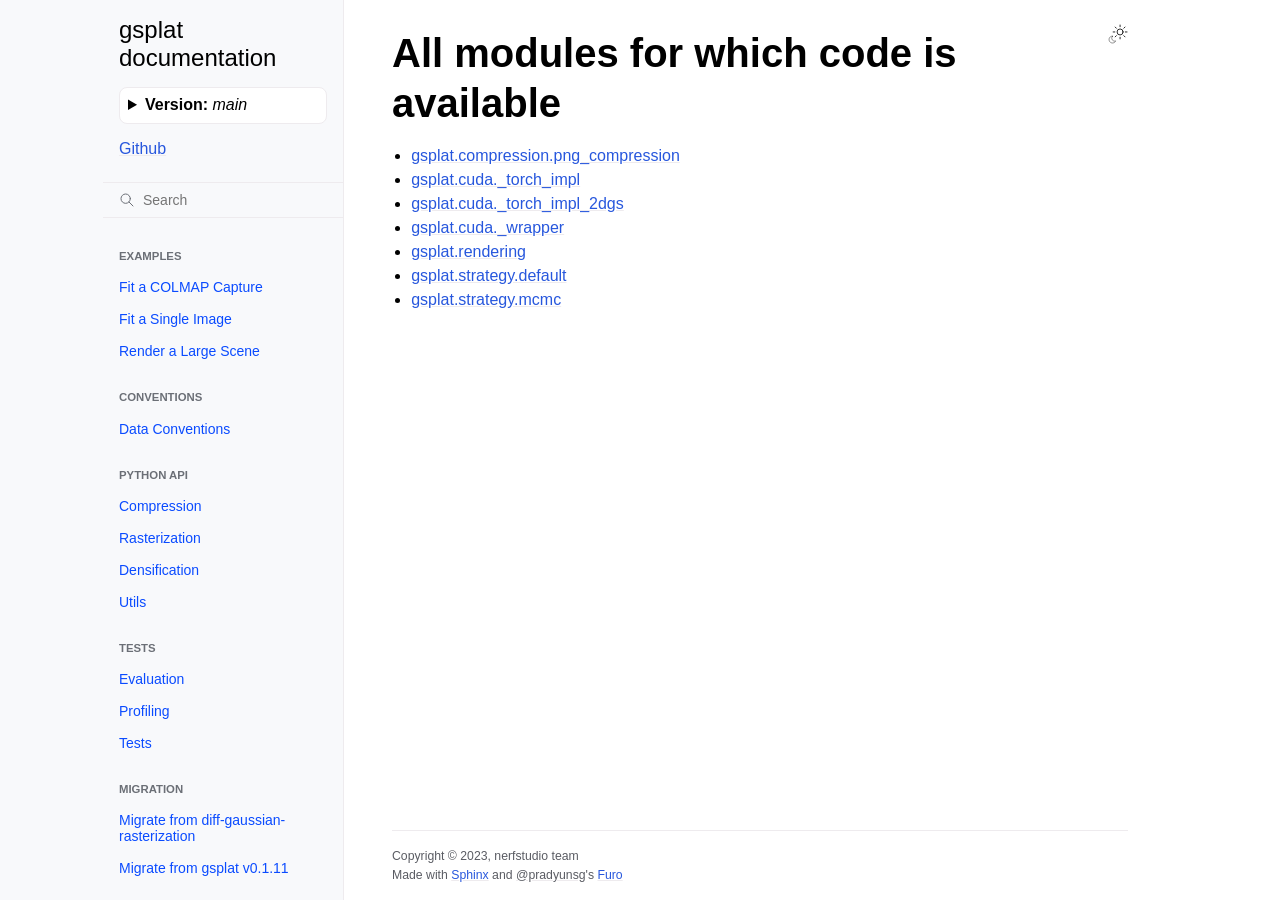
<file: main/_modules/index.html>
<!doctype html>
<html class="no-js" lang="en" data-content_root="../">
  <head><meta charset="utf-8">
    <meta name="viewport" content="width=device-width,initial-scale=1">
    <meta name="color-scheme" content="light dark"><link rel="index" title="Index" href="../genindex.html"><link rel="search" title="Search" href="../search.html">

    <!-- Generated with Sphinx 7.4.7 and Furo 2025.12.19 -->
        <title>Overview: module code - gsplat documentation</title>
      <link rel="stylesheet" type="text/css" href="../_static/pygments.css?v=d111a655" />
    <link rel="stylesheet" type="text/css" href="../_static/styles/furo.css?v=7bdb33bb" />
    <link rel="stylesheet" type="text/css" href="../_static/styles/furo-extensions.css?v=8dab3a3b" />
    
    


<style>
  body {
    --color-code-background: #f2f2f2;
  --color-code-foreground: #1e1e1e;
  
  }
  @media not print {
    body[data-theme="dark"] {
      --color-code-background: #202020;
  --color-code-foreground: #d0d0d0;
  
    }
    @media (prefers-color-scheme: dark) {
      body:not([data-theme="light"]) {
        --color-code-background: #202020;
  --color-code-foreground: #d0d0d0;
  
      }
    }
  }
</style></head>
  <body>
    
    <script>
      document.body.dataset.theme = localStorage.getItem("theme") || "auto";
    </script>
    

<svg xmlns="http://www.w3.org/2000/svg" style="display: none;">
  <symbol id="svg-toc" viewBox="0 0 24 24">
    <title>Contents</title>
    <svg stroke="currentColor" fill="currentColor" stroke-width="0" viewBox="0 0 1024 1024">
      <path d="M408 442h480c4.4 0 8-3.6 8-8v-56c0-4.4-3.6-8-8-8H408c-4.4 0-8 3.6-8 8v56c0 4.4 3.6 8 8 8zm-8 204c0 4.4 3.6 8 8 8h480c4.4 0 8-3.6 8-8v-56c0-4.4-3.6-8-8-8H408c-4.4 0-8 3.6-8 8v56zm504-486H120c-4.4 0-8 3.6-8 8v56c0 4.4 3.6 8 8 8h784c4.4 0 8-3.6 8-8v-56c0-4.4-3.6-8-8-8zm0 632H120c-4.4 0-8 3.6-8 8v56c0 4.4 3.6 8 8 8h784c4.4 0 8-3.6 8-8v-56c0-4.4-3.6-8-8-8zM115.4 518.9L271.7 642c5.8 4.6 14.4.5 14.4-6.9V388.9c0-7.4-8.5-11.5-14.4-6.9L115.4 505.1a8.74 8.74 0 0 0 0 13.8z"/>
    </svg>
  </symbol>
  <symbol id="svg-menu" viewBox="0 0 24 24">
    <title>Menu</title>
    <svg xmlns="http://www.w3.org/2000/svg" viewBox="0 0 24 24" fill="none" stroke="currentColor"
      stroke-width="2" stroke-linecap="round" stroke-linejoin="round" class="feather-menu">
      <line x1="3" y1="12" x2="21" y2="12"></line>
      <line x1="3" y1="6" x2="21" y2="6"></line>
      <line x1="3" y1="18" x2="21" y2="18"></line>
    </svg>
  </symbol>
  <symbol id="svg-arrow-right" viewBox="0 0 24 24">
    <title>Expand</title>
    <svg xmlns="http://www.w3.org/2000/svg" viewBox="0 0 24 24" fill="none" stroke="currentColor"
      stroke-width="2" stroke-linecap="round" stroke-linejoin="round" class="feather-chevron-right">
      <polyline points="9 18 15 12 9 6"></polyline>
    </svg>
  </symbol>
  <symbol id="svg-sun" viewBox="0 0 24 24">
    <title>Light mode</title>
    <svg xmlns="http://www.w3.org/2000/svg" viewBox="0 0 24 24" fill="none" stroke="currentColor"
      stroke-width="1" stroke-linecap="round" stroke-linejoin="round" class="feather-sun">
      <circle cx="12" cy="12" r="5"></circle>
      <line x1="12" y1="1" x2="12" y2="3"></line>
      <line x1="12" y1="21" x2="12" y2="23"></line>
      <line x1="4.22" y1="4.22" x2="5.64" y2="5.64"></line>
      <line x1="18.36" y1="18.36" x2="19.78" y2="19.78"></line>
      <line x1="1" y1="12" x2="3" y2="12"></line>
      <line x1="21" y1="12" x2="23" y2="12"></line>
      <line x1="4.22" y1="19.78" x2="5.64" y2="18.36"></line>
      <line x1="18.36" y1="5.64" x2="19.78" y2="4.22"></line>
    </svg>
  </symbol>
  <symbol id="svg-moon" viewBox="0 0 24 24">
    <title>Dark mode</title>
    <svg xmlns="http://www.w3.org/2000/svg" viewBox="0 0 24 24" fill="none" stroke="currentColor"
      stroke-width="1" stroke-linecap="round" stroke-linejoin="round" class="icon-tabler-moon">
      <path stroke="none" d="M0 0h24v24H0z" fill="none" />
      <path d="M12 3c.132 0 .263 0 .393 0a7.5 7.5 0 0 0 7.92 12.446a9 9 0 1 1 -8.313 -12.454z" />
    </svg>
  </symbol>
  <symbol id="svg-sun-with-moon" viewBox="0 0 24 24">
    <title>Auto light/dark, in light mode</title>
    <svg xmlns="http://www.w3.org/2000/svg" viewBox="0 0 24 24" fill="none" stroke="currentColor"
      stroke-width="1" stroke-linecap="round" stroke-linejoin="round"
      class="icon-custom-derived-from-feather-sun-and-tabler-moon">
      <path style="opacity: 50%" d="M 5.411 14.504 C 5.471 14.504 5.532 14.504 5.591 14.504 C 3.639 16.319 4.383 19.569 6.931 20.352 C 7.693 20.586 8.512 20.551 9.25 20.252 C 8.023 23.207 4.056 23.725 2.11 21.184 C 0.166 18.642 1.702 14.949 4.874 14.536 C 5.051 14.512 5.231 14.5 5.411 14.5 L 5.411 14.504 Z"/>
      <line x1="14.5" y1="3.25" x2="14.5" y2="1.25"/>
      <line x1="14.5" y1="15.85" x2="14.5" y2="17.85"/>
      <line x1="10.044" y1="5.094" x2="8.63" y2="3.68"/>
      <line x1="19" y1="14.05" x2="20.414" y2="15.464"/>
      <line x1="8.2" y1="9.55" x2="6.2" y2="9.55"/>
      <line x1="20.8" y1="9.55" x2="22.8" y2="9.55"/>
      <line x1="10.044" y1="14.006" x2="8.63" y2="15.42"/>
      <line x1="19" y1="5.05" x2="20.414" y2="3.636"/>
      <circle cx="14.5" cy="9.55" r="3.6"/>
    </svg>
  </symbol>
  <symbol id="svg-moon-with-sun" viewBox="0 0 24 24">
    <title>Auto light/dark, in dark mode</title>
    <svg xmlns="http://www.w3.org/2000/svg" viewBox="0 0 24 24" fill="none" stroke="currentColor"
      stroke-width="1" stroke-linecap="round" stroke-linejoin="round"
      class="icon-custom-derived-from-feather-sun-and-tabler-moon">
      <path d="M 8.282 7.007 C 8.385 7.007 8.494 7.007 8.595 7.007 C 5.18 10.184 6.481 15.869 10.942 17.24 C 12.275 17.648 13.706 17.589 15 17.066 C 12.851 22.236 5.91 23.143 2.505 18.696 C -0.897 14.249 1.791 7.786 7.342 7.063 C 7.652 7.021 7.965 7 8.282 7 L 8.282 7.007 Z"/>
      <line style="opacity: 50%" x1="18" y1="3.705" x2="18" y2="2.5"/>
      <line style="opacity: 50%" x1="18" y1="11.295" x2="18" y2="12.5"/>
      <line style="opacity: 50%" x1="15.316" y1="4.816" x2="14.464" y2="3.964"/>
      <line style="opacity: 50%" x1="20.711" y1="10.212" x2="21.563" y2="11.063"/>
      <line style="opacity: 50%" x1="14.205" y1="7.5" x2="13.001" y2="7.5"/>
      <line style="opacity: 50%" x1="21.795" y1="7.5" x2="23" y2="7.5"/>
      <line style="opacity: 50%" x1="15.316" y1="10.184" x2="14.464" y2="11.036"/>
      <line style="opacity: 50%" x1="20.711" y1="4.789" x2="21.563" y2="3.937"/>
      <circle style="opacity: 50%" cx="18" cy="7.5" r="2.169"/>
    </svg>
  </symbol>
  <symbol id="svg-pencil" viewBox="0 0 24 24">
    <svg xmlns="http://www.w3.org/2000/svg" viewBox="0 0 24 24" fill="none" stroke="currentColor"
      stroke-width="1" stroke-linecap="round" stroke-linejoin="round" class="icon-tabler-pencil-code">
      <path d="M4 20h4l10.5 -10.5a2.828 2.828 0 1 0 -4 -4l-10.5 10.5v4" />
      <path d="M13.5 6.5l4 4" />
      <path d="M20 21l2 -2l-2 -2" />
      <path d="M17 17l-2 2l2 2" />
    </svg>
  </symbol>
  <symbol id="svg-eye" viewBox="0 0 24 24">
    <svg xmlns="http://www.w3.org/2000/svg" viewBox="0 0 24 24" fill="none" stroke="currentColor"
      stroke-width="1" stroke-linecap="round" stroke-linejoin="round" class="icon-tabler-eye-code">
      <path stroke="none" d="M0 0h24v24H0z" fill="none" />
      <path d="M10 12a2 2 0 1 0 4 0a2 2 0 0 0 -4 0" />
      <path
        d="M11.11 17.958c-3.209 -.307 -5.91 -2.293 -8.11 -5.958c2.4 -4 5.4 -6 9 -6c3.6 0 6.6 2 9 6c-.21 .352 -.427 .688 -.647 1.008" />
      <path d="M20 21l2 -2l-2 -2" />
      <path d="M17 17l-2 2l2 2" />
    </svg>
  </symbol>
</svg>

<input type="checkbox" class="sidebar-toggle" name="__navigation" id="__navigation" aria-label="Toggle site navigation sidebar">
<input type="checkbox" class="sidebar-toggle" name="__toc" id="__toc" aria-label="Toggle table of contents sidebar">
<label class="overlay sidebar-overlay" for="__navigation"></label>
<label class="overlay toc-overlay" for="__toc"></label>

<a class="skip-to-content muted-link" href="#furo-main-content">Skip to content</a>



<div class="page">
  <header class="mobile-header">
    <div class="header-left">
      <label class="nav-overlay-icon" for="__navigation">
        <span class="icon"><svg><use href="#svg-menu"></use></svg></span>
      </label>
    </div>
    <div class="header-center">
      <a href="../index.html"><div class="brand">gsplat  documentation</div></a>
    </div>
    <div class="header-right">
      <div class="theme-toggle-container theme-toggle-header">
        <button class="theme-toggle" aria-label="Toggle Light / Dark / Auto color theme">
          <svg class="theme-icon-when-auto-light"><use href="#svg-sun-with-moon"></use></svg>
          <svg class="theme-icon-when-auto-dark"><use href="#svg-moon-with-sun"></use></svg>
          <svg class="theme-icon-when-dark"><use href="#svg-moon"></use></svg>
          <svg class="theme-icon-when-light"><use href="#svg-sun"></use></svg>
        </button>
      </div>
      <label class="toc-overlay-icon toc-header-icon no-toc" for="__toc">
        <span class="icon"><svg><use href="#svg-toc"></use></svg></span>
      </label>
    </div>
  </header>
  <aside class="sidebar-drawer">
    <div class="sidebar-container">
      
      <div class="sidebar-sticky"><a class="sidebar-brand" href="../index.html">
     
    <span class="sidebar-brand-text">gsplat  documentation</span> 
</a>

<!-- Dropdown for different versions of the docs. Slightly hacky. -->
<div style="padding: 0 1em;">
    <script>
      var DocsVersionsPopulated = false;

      async function getVersionList() {
        // This index.txt file is written by the docs.yml GitHub action.
        // https://github.com/nerfstudio-project/gsplat/blob/main/.github/workflows/doc.yml
        const response = await fetch(
          "https://docs.gsplat.studio/versions/index.txt",
          { cache: "no-cache" }
        );
        return await response.text();
      }
      async function DocsPopulateVersionDropDown () {
        // Load the version list lazily...
        if (DocsVersionsPopulated) {
          return;
        }
        DocsVersionsPopulated = true;

        console.log("Populating docs version list!")
        const versions = (await getVersionList()).trim().split("\n").reverse();
        console.log(versions);
        let htmlString = "<ul style='margin: 0.5rem 0 0 0'>";
        htmlString += `<li><a href="https://docs.gsplat.studio/main">main</a></li>`;
        for (let version of versions) {
          htmlString += `<li><a href="https://docs.gsplat.studio/versions/${version}">${version}</a></li>`;
        }

        htmlString += "</ul>";
        document.getElementById("version-dropdown").innerHTML = htmlString;
      }
    </script>
    <details
        style="padding: 0.5rem; background: var(--color-background-primary); border-radius: 0.5rem; border: 1px solid var(--color-sidebar-background-border);"
        ontoggle="DocsPopulateVersionDropDown()"
    >
    <summary style="cursor: pointer;"><strong>Version:</strong> <em>main</em></summary>
      <div id="version-dropdown"></div>
    </details>
    <!-- End dropdown -->
</div>

<div style="text-align: left; padding: 1em">
    <script async defer src="https://buttons.github.io/buttons.js"></script>
    <a class="github-button" href="https://github.com/nerfstudio-project/gsplat"
        data-color-scheme="no-preference: light; light: light; dark: light;" data-size="large" data-show-count="true"
        aria-label="Download buttons/github-buttons on GitHub">
        Github
    </a>
</div><form class="sidebar-search-container" method="get" action="../search.html" role="search">
  <input class="sidebar-search" placeholder="Search" name="q" aria-label="Search">
  <input type="hidden" name="check_keywords" value="yes">
  <input type="hidden" name="area" value="default">
</form>
<div id="searchbox"></div><div class="sidebar-scroll"><div class="sidebar-tree">
  <p class="caption" role="heading"><span class="caption-text">Examples</span></p>
<ul>
<li class="toctree-l1"><a class="reference internal" href="../examples/colmap.html">Fit a COLMAP Capture</a></li>
<li class="toctree-l1"><a class="reference internal" href="../examples/image.html">Fit a Single Image</a></li>
<li class="toctree-l1"><a class="reference internal" href="../examples/large_scale.html">Render a Large Scene</a></li>
</ul>
<p class="caption" role="heading"><span class="caption-text">Conventions</span></p>
<ul>
<li class="toctree-l1"><a class="reference internal" href="../conventions/data_conventions.html">Data Conventions</a></li>
</ul>
<p class="caption" role="heading"><span class="caption-text">Python API</span></p>
<ul>
<li class="toctree-l1"><a class="reference internal" href="../apis/compression.html">Compression</a></li>
<li class="toctree-l1"><a class="reference internal" href="../apis/rasterization.html">Rasterization</a></li>
<li class="toctree-l1"><a class="reference internal" href="../apis/strategy.html">Densification</a></li>
<li class="toctree-l1"><a class="reference internal" href="../apis/utils.html">Utils</a></li>
</ul>
<p class="caption" role="heading"><span class="caption-text">Tests</span></p>
<ul>
<li class="toctree-l1"><a class="reference internal" href="../tests/eval.html">Evaluation</a></li>
<li class="toctree-l1"><a class="reference internal" href="../tests/profile.html">Profiling</a></li>
<li class="toctree-l1"><a class="reference internal" href="../tests/tests.html">Tests</a></li>
</ul>
<p class="caption" role="heading"><span class="caption-text">Migration</span></p>
<ul>
<li class="toctree-l1"><a class="reference internal" href="../migration/migration_inria.html">Migrate from diff-gaussian-rasterization</a></li>
<li class="toctree-l1"><a class="reference internal" href="../migration/migration_legacy.html">Migrate from gsplat v0.1.11</a></li>
</ul>

</div>
</div>

      </div>
      
    </div>
  </aside>
  <div class="main">
    <div class="content">
      <div class="article-container">
        <a href="#" class="back-to-top muted-link">
          <svg xmlns="http://www.w3.org/2000/svg" viewBox="0 0 24 24">
            <path d="M13 20h-2V8l-5.5 5.5-1.42-1.42L12 4.16l7.92 7.92-1.42 1.42L13 8v12z"></path>
          </svg>
          <span>Back to top</span>
        </a>
        <div class="content-icon-container">
          <div class="theme-toggle-container theme-toggle-content">
            <button class="theme-toggle" aria-label="Toggle Light / Dark / Auto color theme">
              <svg class="theme-icon-when-auto-light"><use href="#svg-sun-with-moon"></use></svg>
              <svg class="theme-icon-when-auto-dark"><use href="#svg-moon-with-sun"></use></svg>
              <svg class="theme-icon-when-dark"><use href="#svg-moon"></use></svg>
              <svg class="theme-icon-when-light"><use href="#svg-sun"></use></svg>
            </button>
          </div>
          <label class="toc-overlay-icon toc-content-icon no-toc" for="__toc">
            <span class="icon"><svg><use href="#svg-toc"></use></svg></span>
          </label>
        </div>
        <article role="main" id="furo-main-content">
          <h1>All modules for which code is available</h1>
<ul><li><a href="gsplat/compression/png_compression.html">gsplat.compression.png_compression</a></li>
<li><a href="gsplat/cuda/_torch_impl.html">gsplat.cuda._torch_impl</a></li>
<li><a href="gsplat/cuda/_torch_impl_2dgs.html">gsplat.cuda._torch_impl_2dgs</a></li>
<li><a href="gsplat/cuda/_wrapper.html">gsplat.cuda._wrapper</a></li>
<li><a href="gsplat/rendering.html">gsplat.rendering</a></li>
<li><a href="gsplat/strategy/default.html">gsplat.strategy.default</a></li>
<li><a href="gsplat/strategy/mcmc.html">gsplat.strategy.mcmc</a></li>
</ul>
        </article>
      </div>
      <footer>
        
        <div class="related-pages">
          
          
        </div>
        <div class="bottom-of-page">
          <div class="left-details">
            <div class="copyright">
                Copyright &#169; 2023, nerfstudio team
            </div>
            Made with <a href="https://www.sphinx-doc.org/">Sphinx</a> and <a class="muted-link" href="https://pradyunsg.me">@pradyunsg</a>'s
            
            <a href="https://github.com/pradyunsg/furo">Furo</a>
            
          </div>
          <div class="right-details">
            
          </div>
        </div>
        
      </footer>
    </div>
    <aside class="toc-drawer no-toc">
      
      
      
    </aside>
  </div>
</div><script src="../_static/documentation_options.js?v=5929fcd5"></script>
    <script src="../_static/doctools.js?v=9a2dae69"></script>
    <script src="../_static/sphinx_highlight.js?v=dc90522c"></script>
    <script src="../_static/scripts/furo.js?v=46bd48cc"></script>
    </body>
</html>
</file>
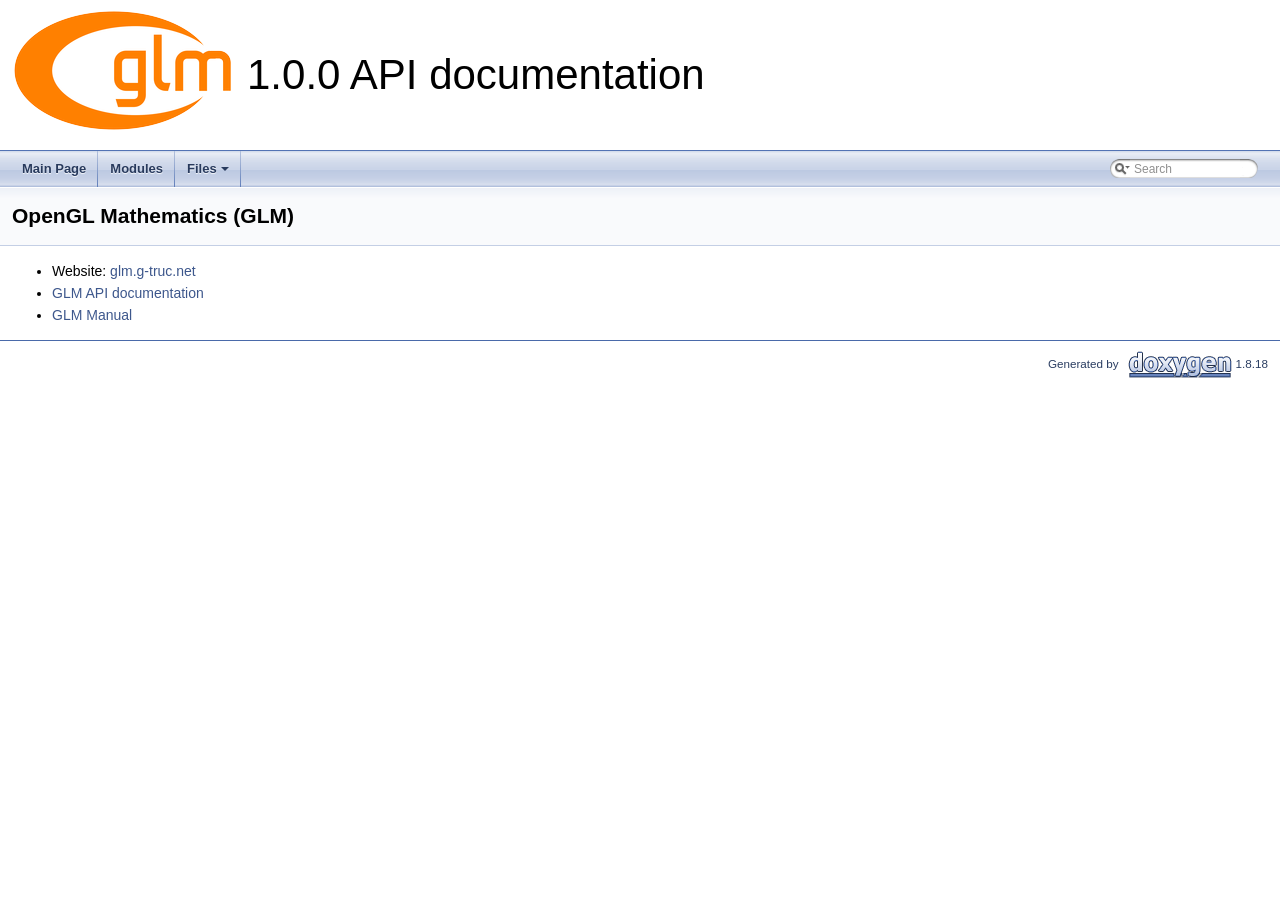
<file: gsplat/cuda/csrc/third_party/glm/doc/api/index.html>
<!DOCTYPE html PUBLIC "-//W3C//DTD XHTML 1.0 Transitional//EN" "https://www.w3.org/TR/xhtml1/DTD/xhtml1-transitional.dtd">
<html xmlns="http://www.w3.org/1999/xhtml">
<head>
<meta http-equiv="Content-Type" content="text/xhtml;charset=UTF-8"/>
<meta http-equiv="X-UA-Compatible" content="IE=9"/>
<meta name="generator" content="Doxygen 1.8.18"/>
<meta name="viewport" content="width=device-width, initial-scale=1"/>
<title>1.0.0 API documentation: OpenGL Mathematics (GLM)</title>
<link href="tabs.css" rel="stylesheet" type="text/css"/>
<script type="text/javascript" src="jquery.js"></script>
<script type="text/javascript" src="dynsections.js"></script>
<link href="search/search.css" rel="stylesheet" type="text/css"/>
<script type="text/javascript" src="search/searchdata.js"></script>
<script type="text/javascript" src="search/search.js"></script>
<link href="doxygen.css" rel="stylesheet" type="text/css" />
</head>
<body>
<div id="top"><!-- do not remove this div, it is closed by doxygen! -->
<div id="titlearea">
<table cellspacing="0" cellpadding="0">
 <tbody>
 <tr style="height: 56px;">
  <td id="projectlogo"><img alt="Logo" src="logo-mini.png"/></td>
  <td id="projectalign" style="padding-left: 0.5em;">
   <div id="projectname">1.0.0 API documentation
   </div>
  </td>
 </tr>
 </tbody>
</table>
</div>
<!-- end header part -->
<!-- Generated by Doxygen 1.8.18 -->
<script type="text/javascript">
/* @license magnet:?xt=urn:btih:cf05388f2679ee054f2beb29a391d25f4e673ac3&amp;dn=gpl-2.0.txt GPL-v2 */
var searchBox = new SearchBox("searchBox", "search",false,'Search');
/* @license-end */
</script>
<script type="text/javascript" src="menudata.js"></script>
<script type="text/javascript" src="menu.js"></script>
<script type="text/javascript">
/* @license magnet:?xt=urn:btih:cf05388f2679ee054f2beb29a391d25f4e673ac3&amp;dn=gpl-2.0.txt GPL-v2 */
$(function() {
  initMenu('',true,false,'search.php','Search');
  $(document).ready(function() { init_search(); });
});
/* @license-end */</script>
<div id="main-nav"></div>
</div><!-- top -->
<!-- window showing the filter options -->
<div id="MSearchSelectWindow"
     onmouseover="return searchBox.OnSearchSelectShow()"
     onmouseout="return searchBox.OnSearchSelectHide()"
     onkeydown="return searchBox.OnSearchSelectKey(event)">
</div>

<!-- iframe showing the search results (closed by default) -->
<div id="MSearchResultsWindow">
<iframe src="javascript:void(0)" frameborder="0" 
        name="MSearchResults" id="MSearchResults">
</iframe>
</div>

<div class="PageDoc"><div class="header">
  <div class="headertitle">
<div class="title">OpenGL Mathematics (GLM) </div>  </div>
</div><!--header-->
<div class="contents">
<div class="textblock"><ul>
<li>Website: <a href="https://glm.g-truc.net">glm.g-truc.net</a></li>
<li><a href="modules.html">GLM API documentation</a></li>
<li><a href="https://github.com/g-truc/glm/blob/master/manual.md">GLM Manual</a> </li>
</ul>
</div></div><!-- PageDoc -->
</div><!-- contents -->
<!-- start footer part -->
<hr class="footer"/><address class="footer"><small>
Generated by &#160;<a href="http://www.doxygen.org/index.html">
<img class="footer" src="doxygen.png" alt="doxygen"/>
</a> 1.8.18
</small></address>
</body>
</html>
</file>
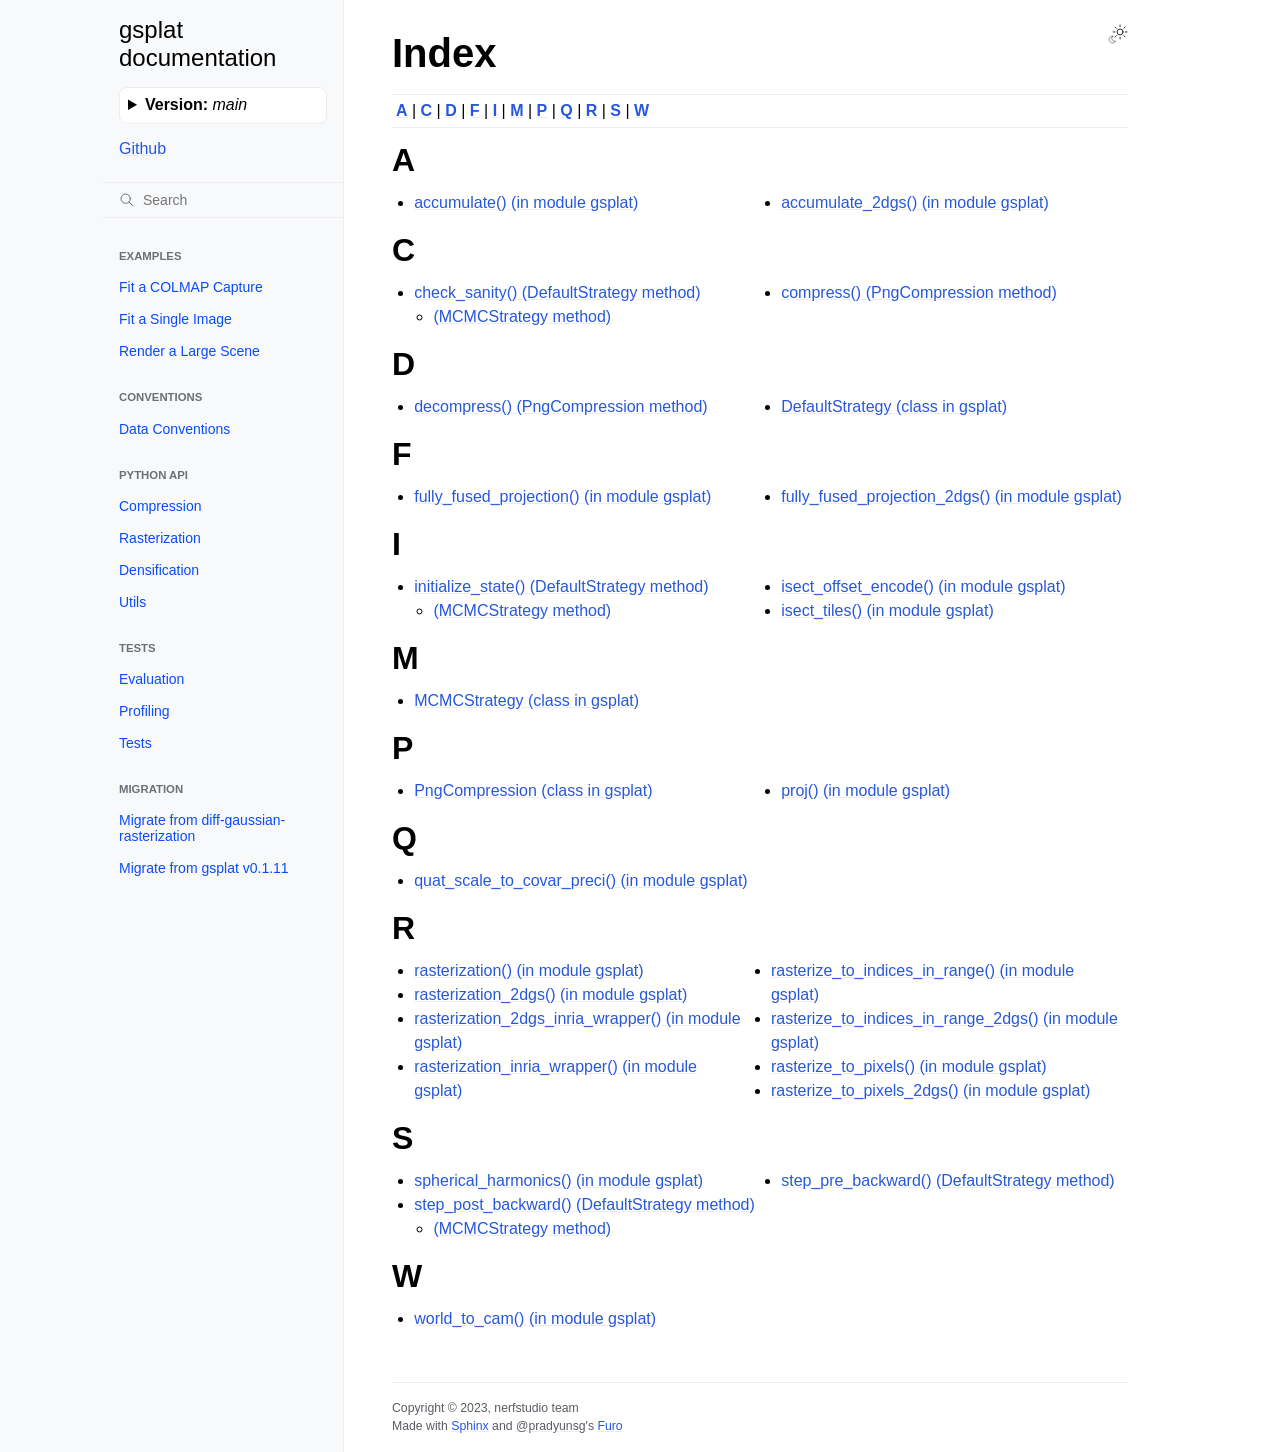
<file: main/genindex.html>
<!doctype html>
<html class="no-js" lang="en" data-content_root="./">
  <head><meta charset="utf-8">
    <meta name="viewport" content="width=device-width,initial-scale=1">
    <meta name="color-scheme" content="light dark"><link rel="index" title="Index" href="#"><link rel="search" title="Search" href="search.html">

    <!-- Generated with Sphinx 7.4.7 and Furo 2025.12.19 --><title>Index - gsplat documentation</title>
<link rel="stylesheet" type="text/css" href="_static/pygments.css?v=d111a655" />
    <link rel="stylesheet" type="text/css" href="_static/styles/furo.css?v=7bdb33bb" />
    <link rel="stylesheet" type="text/css" href="_static/styles/furo-extensions.css?v=8dab3a3b" />
    
    


<style>
  body {
    --color-code-background: #f2f2f2;
  --color-code-foreground: #1e1e1e;
  
  }
  @media not print {
    body[data-theme="dark"] {
      --color-code-background: #202020;
  --color-code-foreground: #d0d0d0;
  
    }
    @media (prefers-color-scheme: dark) {
      body:not([data-theme="light"]) {
        --color-code-background: #202020;
  --color-code-foreground: #d0d0d0;
  
      }
    }
  }
</style></head>
  <body>
    
    <script>
      document.body.dataset.theme = localStorage.getItem("theme") || "auto";
    </script>
    

<svg xmlns="http://www.w3.org/2000/svg" style="display: none;">
  <symbol id="svg-toc" viewBox="0 0 24 24">
    <title>Contents</title>
    <svg stroke="currentColor" fill="currentColor" stroke-width="0" viewBox="0 0 1024 1024">
      <path d="M408 442h480c4.4 0 8-3.6 8-8v-56c0-4.4-3.6-8-8-8H408c-4.4 0-8 3.6-8 8v56c0 4.4 3.6 8 8 8zm-8 204c0 4.4 3.6 8 8 8h480c4.4 0 8-3.6 8-8v-56c0-4.4-3.6-8-8-8H408c-4.4 0-8 3.6-8 8v56zm504-486H120c-4.4 0-8 3.6-8 8v56c0 4.4 3.6 8 8 8h784c4.4 0 8-3.6 8-8v-56c0-4.4-3.6-8-8-8zm0 632H120c-4.4 0-8 3.6-8 8v56c0 4.4 3.6 8 8 8h784c4.4 0 8-3.6 8-8v-56c0-4.4-3.6-8-8-8zM115.4 518.9L271.7 642c5.8 4.6 14.4.5 14.4-6.9V388.9c0-7.4-8.5-11.5-14.4-6.9L115.4 505.1a8.74 8.74 0 0 0 0 13.8z"/>
    </svg>
  </symbol>
  <symbol id="svg-menu" viewBox="0 0 24 24">
    <title>Menu</title>
    <svg xmlns="http://www.w3.org/2000/svg" viewBox="0 0 24 24" fill="none" stroke="currentColor"
      stroke-width="2" stroke-linecap="round" stroke-linejoin="round" class="feather-menu">
      <line x1="3" y1="12" x2="21" y2="12"></line>
      <line x1="3" y1="6" x2="21" y2="6"></line>
      <line x1="3" y1="18" x2="21" y2="18"></line>
    </svg>
  </symbol>
  <symbol id="svg-arrow-right" viewBox="0 0 24 24">
    <title>Expand</title>
    <svg xmlns="http://www.w3.org/2000/svg" viewBox="0 0 24 24" fill="none" stroke="currentColor"
      stroke-width="2" stroke-linecap="round" stroke-linejoin="round" class="feather-chevron-right">
      <polyline points="9 18 15 12 9 6"></polyline>
    </svg>
  </symbol>
  <symbol id="svg-sun" viewBox="0 0 24 24">
    <title>Light mode</title>
    <svg xmlns="http://www.w3.org/2000/svg" viewBox="0 0 24 24" fill="none" stroke="currentColor"
      stroke-width="1" stroke-linecap="round" stroke-linejoin="round" class="feather-sun">
      <circle cx="12" cy="12" r="5"></circle>
      <line x1="12" y1="1" x2="12" y2="3"></line>
      <line x1="12" y1="21" x2="12" y2="23"></line>
      <line x1="4.22" y1="4.22" x2="5.64" y2="5.64"></line>
      <line x1="18.36" y1="18.36" x2="19.78" y2="19.78"></line>
      <line x1="1" y1="12" x2="3" y2="12"></line>
      <line x1="21" y1="12" x2="23" y2="12"></line>
      <line x1="4.22" y1="19.78" x2="5.64" y2="18.36"></line>
      <line x1="18.36" y1="5.64" x2="19.78" y2="4.22"></line>
    </svg>
  </symbol>
  <symbol id="svg-moon" viewBox="0 0 24 24">
    <title>Dark mode</title>
    <svg xmlns="http://www.w3.org/2000/svg" viewBox="0 0 24 24" fill="none" stroke="currentColor"
      stroke-width="1" stroke-linecap="round" stroke-linejoin="round" class="icon-tabler-moon">
      <path stroke="none" d="M0 0h24v24H0z" fill="none" />
      <path d="M12 3c.132 0 .263 0 .393 0a7.5 7.5 0 0 0 7.92 12.446a9 9 0 1 1 -8.313 -12.454z" />
    </svg>
  </symbol>
  <symbol id="svg-sun-with-moon" viewBox="0 0 24 24">
    <title>Auto light/dark, in light mode</title>
    <svg xmlns="http://www.w3.org/2000/svg" viewBox="0 0 24 24" fill="none" stroke="currentColor"
      stroke-width="1" stroke-linecap="round" stroke-linejoin="round"
      class="icon-custom-derived-from-feather-sun-and-tabler-moon">
      <path style="opacity: 50%" d="M 5.411 14.504 C 5.471 14.504 5.532 14.504 5.591 14.504 C 3.639 16.319 4.383 19.569 6.931 20.352 C 7.693 20.586 8.512 20.551 9.25 20.252 C 8.023 23.207 4.056 23.725 2.11 21.184 C 0.166 18.642 1.702 14.949 4.874 14.536 C 5.051 14.512 5.231 14.5 5.411 14.5 L 5.411 14.504 Z"/>
      <line x1="14.5" y1="3.25" x2="14.5" y2="1.25"/>
      <line x1="14.5" y1="15.85" x2="14.5" y2="17.85"/>
      <line x1="10.044" y1="5.094" x2="8.63" y2="3.68"/>
      <line x1="19" y1="14.05" x2="20.414" y2="15.464"/>
      <line x1="8.2" y1="9.55" x2="6.2" y2="9.55"/>
      <line x1="20.8" y1="9.55" x2="22.8" y2="9.55"/>
      <line x1="10.044" y1="14.006" x2="8.63" y2="15.42"/>
      <line x1="19" y1="5.05" x2="20.414" y2="3.636"/>
      <circle cx="14.5" cy="9.55" r="3.6"/>
    </svg>
  </symbol>
  <symbol id="svg-moon-with-sun" viewBox="0 0 24 24">
    <title>Auto light/dark, in dark mode</title>
    <svg xmlns="http://www.w3.org/2000/svg" viewBox="0 0 24 24" fill="none" stroke="currentColor"
      stroke-width="1" stroke-linecap="round" stroke-linejoin="round"
      class="icon-custom-derived-from-feather-sun-and-tabler-moon">
      <path d="M 8.282 7.007 C 8.385 7.007 8.494 7.007 8.595 7.007 C 5.18 10.184 6.481 15.869 10.942 17.24 C 12.275 17.648 13.706 17.589 15 17.066 C 12.851 22.236 5.91 23.143 2.505 18.696 C -0.897 14.249 1.791 7.786 7.342 7.063 C 7.652 7.021 7.965 7 8.282 7 L 8.282 7.007 Z"/>
      <line style="opacity: 50%" x1="18" y1="3.705" x2="18" y2="2.5"/>
      <line style="opacity: 50%" x1="18" y1="11.295" x2="18" y2="12.5"/>
      <line style="opacity: 50%" x1="15.316" y1="4.816" x2="14.464" y2="3.964"/>
      <line style="opacity: 50%" x1="20.711" y1="10.212" x2="21.563" y2="11.063"/>
      <line style="opacity: 50%" x1="14.205" y1="7.5" x2="13.001" y2="7.5"/>
      <line style="opacity: 50%" x1="21.795" y1="7.5" x2="23" y2="7.5"/>
      <line style="opacity: 50%" x1="15.316" y1="10.184" x2="14.464" y2="11.036"/>
      <line style="opacity: 50%" x1="20.711" y1="4.789" x2="21.563" y2="3.937"/>
      <circle style="opacity: 50%" cx="18" cy="7.5" r="2.169"/>
    </svg>
  </symbol>
  <symbol id="svg-pencil" viewBox="0 0 24 24">
    <svg xmlns="http://www.w3.org/2000/svg" viewBox="0 0 24 24" fill="none" stroke="currentColor"
      stroke-width="1" stroke-linecap="round" stroke-linejoin="round" class="icon-tabler-pencil-code">
      <path d="M4 20h4l10.5 -10.5a2.828 2.828 0 1 0 -4 -4l-10.5 10.5v4" />
      <path d="M13.5 6.5l4 4" />
      <path d="M20 21l2 -2l-2 -2" />
      <path d="M17 17l-2 2l2 2" />
    </svg>
  </symbol>
  <symbol id="svg-eye" viewBox="0 0 24 24">
    <svg xmlns="http://www.w3.org/2000/svg" viewBox="0 0 24 24" fill="none" stroke="currentColor"
      stroke-width="1" stroke-linecap="round" stroke-linejoin="round" class="icon-tabler-eye-code">
      <path stroke="none" d="M0 0h24v24H0z" fill="none" />
      <path d="M10 12a2 2 0 1 0 4 0a2 2 0 0 0 -4 0" />
      <path
        d="M11.11 17.958c-3.209 -.307 -5.91 -2.293 -8.11 -5.958c2.4 -4 5.4 -6 9 -6c3.6 0 6.6 2 9 6c-.21 .352 -.427 .688 -.647 1.008" />
      <path d="M20 21l2 -2l-2 -2" />
      <path d="M17 17l-2 2l2 2" />
    </svg>
  </symbol>
</svg>

<input type="checkbox" class="sidebar-toggle" name="__navigation" id="__navigation" aria-label="Toggle site navigation sidebar">
<input type="checkbox" class="sidebar-toggle" name="__toc" id="__toc" aria-label="Toggle table of contents sidebar">
<label class="overlay sidebar-overlay" for="__navigation"></label>
<label class="overlay toc-overlay" for="__toc"></label>

<a class="skip-to-content muted-link" href="#furo-main-content">Skip to content</a>



<div class="page">
  <header class="mobile-header">
    <div class="header-left">
      <label class="nav-overlay-icon" for="__navigation">
        <span class="icon"><svg><use href="#svg-menu"></use></svg></span>
      </label>
    </div>
    <div class="header-center">
      <a href="index.html"><div class="brand">gsplat  documentation</div></a>
    </div>
    <div class="header-right">
      <div class="theme-toggle-container theme-toggle-header">
        <button class="theme-toggle" aria-label="Toggle Light / Dark / Auto color theme">
          <svg class="theme-icon-when-auto-light"><use href="#svg-sun-with-moon"></use></svg>
          <svg class="theme-icon-when-auto-dark"><use href="#svg-moon-with-sun"></use></svg>
          <svg class="theme-icon-when-dark"><use href="#svg-moon"></use></svg>
          <svg class="theme-icon-when-light"><use href="#svg-sun"></use></svg>
        </button>
      </div>
      <label class="toc-overlay-icon toc-header-icon no-toc" for="__toc">
        <span class="icon"><svg><use href="#svg-toc"></use></svg></span>
      </label>
    </div>
  </header>
  <aside class="sidebar-drawer">
    <div class="sidebar-container">
      
      <div class="sidebar-sticky"><a class="sidebar-brand" href="index.html">
     
    <span class="sidebar-brand-text">gsplat  documentation</span> 
</a>

<!-- Dropdown for different versions of the docs. Slightly hacky. -->
<div style="padding: 0 1em;">
    <script>
      var DocsVersionsPopulated = false;

      async function getVersionList() {
        // This index.txt file is written by the docs.yml GitHub action.
        // https://github.com/nerfstudio-project/gsplat/blob/main/.github/workflows/doc.yml
        const response = await fetch(
          "https://docs.gsplat.studio/versions/index.txt",
          { cache: "no-cache" }
        );
        return await response.text();
      }
      async function DocsPopulateVersionDropDown () {
        // Load the version list lazily...
        if (DocsVersionsPopulated) {
          return;
        }
        DocsVersionsPopulated = true;

        console.log("Populating docs version list!")
        const versions = (await getVersionList()).trim().split("\n").reverse();
        console.log(versions);
        let htmlString = "<ul style='margin: 0.5rem 0 0 0'>";
        htmlString += `<li><a href="https://docs.gsplat.studio/main">main</a></li>`;
        for (let version of versions) {
          htmlString += `<li><a href="https://docs.gsplat.studio/versions/${version}">${version}</a></li>`;
        }

        htmlString += "</ul>";
        document.getElementById("version-dropdown").innerHTML = htmlString;
      }
    </script>
    <details
        style="padding: 0.5rem; background: var(--color-background-primary); border-radius: 0.5rem; border: 1px solid var(--color-sidebar-background-border);"
        ontoggle="DocsPopulateVersionDropDown()"
    >
    <summary style="cursor: pointer;"><strong>Version:</strong> <em>main</em></summary>
      <div id="version-dropdown"></div>
    </details>
    <!-- End dropdown -->
</div>

<div style="text-align: left; padding: 1em">
    <script async defer src="https://buttons.github.io/buttons.js"></script>
    <a class="github-button" href="https://github.com/nerfstudio-project/gsplat"
        data-color-scheme="no-preference: light; light: light; dark: light;" data-size="large" data-show-count="true"
        aria-label="Download buttons/github-buttons on GitHub">
        Github
    </a>
</div><form class="sidebar-search-container" method="get" action="search.html" role="search">
  <input class="sidebar-search" placeholder="Search" name="q" aria-label="Search">
  <input type="hidden" name="check_keywords" value="yes">
  <input type="hidden" name="area" value="default">
</form>
<div id="searchbox"></div><div class="sidebar-scroll"><div class="sidebar-tree">
  <p class="caption" role="heading"><span class="caption-text">Examples</span></p>
<ul>
<li class="toctree-l1"><a class="reference internal" href="examples/colmap.html">Fit a COLMAP Capture</a></li>
<li class="toctree-l1"><a class="reference internal" href="examples/image.html">Fit a Single Image</a></li>
<li class="toctree-l1"><a class="reference internal" href="examples/large_scale.html">Render a Large Scene</a></li>
</ul>
<p class="caption" role="heading"><span class="caption-text">Conventions</span></p>
<ul>
<li class="toctree-l1"><a class="reference internal" href="conventions/data_conventions.html">Data Conventions</a></li>
</ul>
<p class="caption" role="heading"><span class="caption-text">Python API</span></p>
<ul>
<li class="toctree-l1"><a class="reference internal" href="apis/compression.html">Compression</a></li>
<li class="toctree-l1"><a class="reference internal" href="apis/rasterization.html">Rasterization</a></li>
<li class="toctree-l1"><a class="reference internal" href="apis/strategy.html">Densification</a></li>
<li class="toctree-l1"><a class="reference internal" href="apis/utils.html">Utils</a></li>
</ul>
<p class="caption" role="heading"><span class="caption-text">Tests</span></p>
<ul>
<li class="toctree-l1"><a class="reference internal" href="tests/eval.html">Evaluation</a></li>
<li class="toctree-l1"><a class="reference internal" href="tests/profile.html">Profiling</a></li>
<li class="toctree-l1"><a class="reference internal" href="tests/tests.html">Tests</a></li>
</ul>
<p class="caption" role="heading"><span class="caption-text">Migration</span></p>
<ul>
<li class="toctree-l1"><a class="reference internal" href="migration/migration_inria.html">Migrate from diff-gaussian-rasterization</a></li>
<li class="toctree-l1"><a class="reference internal" href="migration/migration_legacy.html">Migrate from gsplat v0.1.11</a></li>
</ul>

</div>
</div>

      </div>
      
    </div>
  </aside>
  <div class="main">
    <div class="content">
      <div class="article-container">
        <a href="#" class="back-to-top muted-link">
          <svg xmlns="http://www.w3.org/2000/svg" viewBox="0 0 24 24">
            <path d="M13 20h-2V8l-5.5 5.5-1.42-1.42L12 4.16l7.92 7.92-1.42 1.42L13 8v12z"></path>
          </svg>
          <span>Back to top</span>
        </a>
        <div class="content-icon-container">
          <div class="theme-toggle-container theme-toggle-content">
            <button class="theme-toggle" aria-label="Toggle Light / Dark / Auto color theme">
              <svg class="theme-icon-when-auto-light"><use href="#svg-sun-with-moon"></use></svg>
              <svg class="theme-icon-when-auto-dark"><use href="#svg-moon-with-sun"></use></svg>
              <svg class="theme-icon-when-dark"><use href="#svg-moon"></use></svg>
              <svg class="theme-icon-when-light"><use href="#svg-sun"></use></svg>
            </button>
          </div>
          <label class="toc-overlay-icon toc-content-icon no-toc" for="__toc">
            <span class="icon"><svg><use href="#svg-toc"></use></svg></span>
          </label>
        </div>
        <article role="main" id="furo-main-content">
          
<section class="genindex-section">
  <h1 id="index">Index</h1>
  <div class="genindex-jumpbox"><a href="#A"><strong>A</strong></a> | <a href="#C"><strong>C</strong></a> | <a href="#D"><strong>D</strong></a> | <a href="#F"><strong>F</strong></a> | <a href="#I"><strong>I</strong></a> | <a href="#M"><strong>M</strong></a> | <a href="#P"><strong>P</strong></a> | <a href="#Q"><strong>Q</strong></a> | <a href="#R"><strong>R</strong></a> | <a href="#S"><strong>S</strong></a> | <a href="#W"><strong>W</strong></a></div>
</section>
<section id="A" class="genindex-section">
  <h2>A</h2>
  <table style="width: 100%" class="indextable genindextable"><tr>
    <td style="width: 33%; vertical-align: top;"><ul>
        <li><a href="apis/utils.html#gsplat.accumulate">accumulate() (in module gsplat)</a>
</li>
    </ul></td>
    <td style="width: 33%; vertical-align: top;"><ul>
        <li><a href="apis/utils.html#gsplat.accumulate_2dgs">accumulate_2dgs() (in module gsplat)</a>
</li>
    </ul></td>
  </tr></table>
</section>

<section id="C" class="genindex-section">
  <h2>C</h2>
  <table style="width: 100%" class="indextable genindextable"><tr>
    <td style="width: 33%; vertical-align: top;"><ul>
        <li><a href="apis/strategy.html#gsplat.DefaultStrategy.check_sanity">check_sanity() (DefaultStrategy method)</a>

        <ul>
          <li><a href="apis/strategy.html#gsplat.MCMCStrategy.check_sanity">(MCMCStrategy method)</a>
</li>
        </ul></li>
    </ul></td>
    <td style="width: 33%; vertical-align: top;"><ul>
        <li><a href="apis/compression.html#gsplat.PngCompression.compress">compress() (PngCompression method)</a>
</li>
    </ul></td>
  </tr></table>
</section>

<section id="D" class="genindex-section">
  <h2>D</h2>
  <table style="width: 100%" class="indextable genindextable"><tr>
    <td style="width: 33%; vertical-align: top;"><ul>
        <li><a href="apis/compression.html#gsplat.PngCompression.decompress">decompress() (PngCompression method)</a>
</li>
    </ul></td>
    <td style="width: 33%; vertical-align: top;"><ul>
        <li><a href="apis/strategy.html#gsplat.DefaultStrategy">DefaultStrategy (class in gsplat)</a>
</li>
    </ul></td>
  </tr></table>
</section>

<section id="F" class="genindex-section">
  <h2>F</h2>
  <table style="width: 100%" class="indextable genindextable"><tr>
    <td style="width: 33%; vertical-align: top;"><ul>
        <li><a href="apis/utils.html#gsplat.fully_fused_projection">fully_fused_projection() (in module gsplat)</a>
</li>
    </ul></td>
    <td style="width: 33%; vertical-align: top;"><ul>
        <li><a href="apis/utils.html#gsplat.fully_fused_projection_2dgs">fully_fused_projection_2dgs() (in module gsplat)</a>
</li>
    </ul></td>
  </tr></table>
</section>

<section id="I" class="genindex-section">
  <h2>I</h2>
  <table style="width: 100%" class="indextable genindextable"><tr>
    <td style="width: 33%; vertical-align: top;"><ul>
        <li><a href="apis/strategy.html#gsplat.DefaultStrategy.initialize_state">initialize_state() (DefaultStrategy method)</a>

        <ul>
          <li><a href="apis/strategy.html#gsplat.MCMCStrategy.initialize_state">(MCMCStrategy method)</a>
</li>
        </ul></li>
    </ul></td>
    <td style="width: 33%; vertical-align: top;"><ul>
        <li><a href="apis/utils.html#gsplat.isect_offset_encode">isect_offset_encode() (in module gsplat)</a>
</li>
        <li><a href="apis/utils.html#gsplat.isect_tiles">isect_tiles() (in module gsplat)</a>
</li>
    </ul></td>
  </tr></table>
</section>

<section id="M" class="genindex-section">
  <h2>M</h2>
  <table style="width: 100%" class="indextable genindextable"><tr>
    <td style="width: 33%; vertical-align: top;"><ul>
        <li><a href="apis/strategy.html#gsplat.MCMCStrategy">MCMCStrategy (class in gsplat)</a>
</li>
    </ul></td>
  </tr></table>
</section>

<section id="P" class="genindex-section">
  <h2>P</h2>
  <table style="width: 100%" class="indextable genindextable"><tr>
    <td style="width: 33%; vertical-align: top;"><ul>
        <li><a href="apis/compression.html#gsplat.PngCompression">PngCompression (class in gsplat)</a>
</li>
    </ul></td>
    <td style="width: 33%; vertical-align: top;"><ul>
        <li><a href="apis/utils.html#gsplat.proj">proj() (in module gsplat)</a>
</li>
    </ul></td>
  </tr></table>
</section>

<section id="Q" class="genindex-section">
  <h2>Q</h2>
  <table style="width: 100%" class="indextable genindextable"><tr>
    <td style="width: 33%; vertical-align: top;"><ul>
        <li><a href="apis/utils.html#gsplat.quat_scale_to_covar_preci">quat_scale_to_covar_preci() (in module gsplat)</a>
</li>
    </ul></td>
  </tr></table>
</section>

<section id="R" class="genindex-section">
  <h2>R</h2>
  <table style="width: 100%" class="indextable genindextable"><tr>
    <td style="width: 33%; vertical-align: top;"><ul>
        <li><a href="apis/rasterization.html#gsplat.rasterization">rasterization() (in module gsplat)</a>
</li>
        <li><a href="apis/rasterization.html#gsplat.rasterization_2dgs">rasterization_2dgs() (in module gsplat)</a>
</li>
        <li><a href="apis/utils.html#gsplat.rasterization_2dgs_inria_wrapper">rasterization_2dgs_inria_wrapper() (in module gsplat)</a>
</li>
        <li><a href="apis/utils.html#gsplat.rasterization_inria_wrapper">rasterization_inria_wrapper() (in module gsplat)</a>
</li>
    </ul></td>
    <td style="width: 33%; vertical-align: top;"><ul>
        <li><a href="apis/utils.html#gsplat.rasterize_to_indices_in_range">rasterize_to_indices_in_range() (in module gsplat)</a>
</li>
        <li><a href="apis/utils.html#gsplat.rasterize_to_indices_in_range_2dgs">rasterize_to_indices_in_range_2dgs() (in module gsplat)</a>
</li>
        <li><a href="apis/utils.html#gsplat.rasterize_to_pixels">rasterize_to_pixels() (in module gsplat)</a>
</li>
        <li><a href="apis/utils.html#gsplat.rasterize_to_pixels_2dgs">rasterize_to_pixels_2dgs() (in module gsplat)</a>
</li>
    </ul></td>
  </tr></table>
</section>

<section id="S" class="genindex-section">
  <h2>S</h2>
  <table style="width: 100%" class="indextable genindextable"><tr>
    <td style="width: 33%; vertical-align: top;"><ul>
        <li><a href="apis/utils.html#gsplat.spherical_harmonics">spherical_harmonics() (in module gsplat)</a>
</li>
        <li><a href="apis/strategy.html#gsplat.DefaultStrategy.step_post_backward">step_post_backward() (DefaultStrategy method)</a>

        <ul>
          <li><a href="apis/strategy.html#gsplat.MCMCStrategy.step_post_backward">(MCMCStrategy method)</a>
</li>
        </ul></li>
    </ul></td>
    <td style="width: 33%; vertical-align: top;"><ul>
        <li><a href="apis/strategy.html#gsplat.DefaultStrategy.step_pre_backward">step_pre_backward() (DefaultStrategy method)</a>
</li>
    </ul></td>
  </tr></table>
</section>

<section id="W" class="genindex-section">
  <h2>W</h2>
  <table style="width: 100%" class="indextable genindextable"><tr>
    <td style="width: 33%; vertical-align: top;"><ul>
        <li><a href="apis/utils.html#gsplat.world_to_cam">world_to_cam() (in module gsplat)</a>
</li>
    </ul></td>
  </tr></table>
</section>


        </article>
      </div>
      <footer>
        
        <div class="related-pages">
          
          
        </div>
        <div class="bottom-of-page">
          <div class="left-details">
            <div class="copyright">
                Copyright &#169; 2023, nerfstudio team
            </div>
            Made with <a href="https://www.sphinx-doc.org/">Sphinx</a> and <a class="muted-link" href="https://pradyunsg.me">@pradyunsg</a>'s
            
            <a href="https://github.com/pradyunsg/furo">Furo</a>
            
          </div>
          <div class="right-details">
            
          </div>
        </div>
        
      </footer>
    </div>
    <aside class="toc-drawer no-toc">
      
      
      
    </aside>
  </div>
</div><script src="_static/documentation_options.js?v=5929fcd5"></script>
    <script src="_static/doctools.js?v=9a2dae69"></script>
    <script src="_static/sphinx_highlight.js?v=dc90522c"></script>
    <script src="_static/scripts/furo.js?v=46bd48cc"></script>
    </body>
</html>
</file>
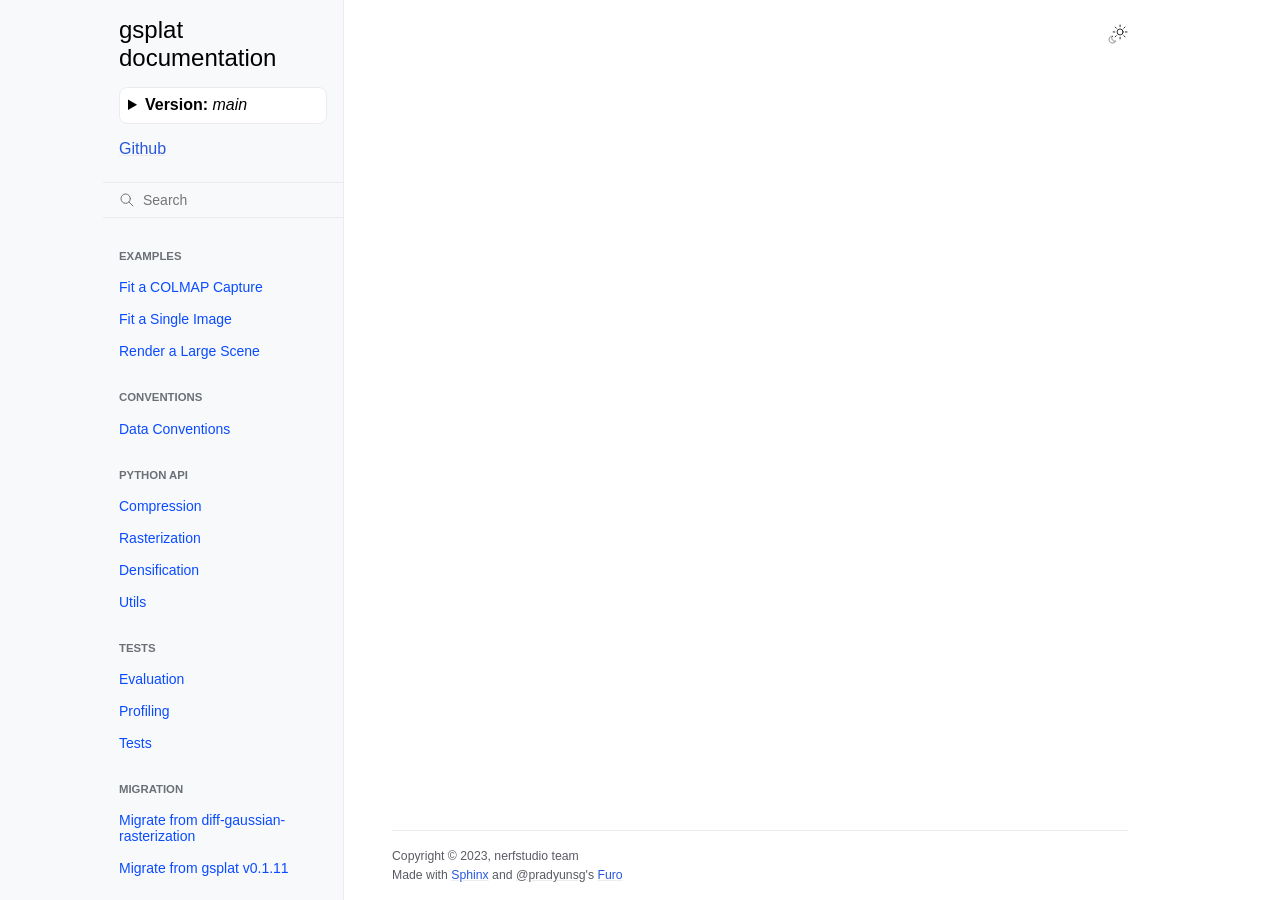
<file: main/search.html>
<!doctype html>
<html class="no-js" lang="en" data-content_root="./">
  <head>
<meta charset="utf-8">
    <meta name="viewport" content="width=device-width,initial-scale=1">
    <meta name="color-scheme" content="light dark"><link rel="index" title="Index" href="genindex.html"><link rel="search" title="Search" href="#">

    <!-- Generated with Sphinx 7.4.7 and Furo 2025.12.19 -->
<meta name="robots" content="noindex" />
<title>Search - gsplat  documentation</title><link rel="stylesheet" type="text/css" href="_static/pygments.css?v=d111a655" />
    <link rel="stylesheet" type="text/css" href="_static/styles/furo.css?v=7bdb33bb" />
    <link rel="stylesheet" type="text/css" href="_static/styles/furo-extensions.css?v=8dab3a3b" />
    
    


<style>
  body {
    --color-code-background: #f2f2f2;
  --color-code-foreground: #1e1e1e;
  
  }
  @media not print {
    body[data-theme="dark"] {
      --color-code-background: #202020;
  --color-code-foreground: #d0d0d0;
  
    }
    @media (prefers-color-scheme: dark) {
      body:not([data-theme="light"]) {
        --color-code-background: #202020;
  --color-code-foreground: #d0d0d0;
  
      }
    }
  }
</style></head>
  <body>
    
    <script>
      document.body.dataset.theme = localStorage.getItem("theme") || "auto";
    </script>
    

<svg xmlns="http://www.w3.org/2000/svg" style="display: none;">
  <symbol id="svg-toc" viewBox="0 0 24 24">
    <title>Contents</title>
    <svg stroke="currentColor" fill="currentColor" stroke-width="0" viewBox="0 0 1024 1024">
      <path d="M408 442h480c4.4 0 8-3.6 8-8v-56c0-4.4-3.6-8-8-8H408c-4.4 0-8 3.6-8 8v56c0 4.4 3.6 8 8 8zm-8 204c0 4.4 3.6 8 8 8h480c4.4 0 8-3.6 8-8v-56c0-4.4-3.6-8-8-8H408c-4.4 0-8 3.6-8 8v56zm504-486H120c-4.4 0-8 3.6-8 8v56c0 4.4 3.6 8 8 8h784c4.4 0 8-3.6 8-8v-56c0-4.4-3.6-8-8-8zm0 632H120c-4.4 0-8 3.6-8 8v56c0 4.4 3.6 8 8 8h784c4.4 0 8-3.6 8-8v-56c0-4.4-3.6-8-8-8zM115.4 518.9L271.7 642c5.8 4.6 14.4.5 14.4-6.9V388.9c0-7.4-8.5-11.5-14.4-6.9L115.4 505.1a8.74 8.74 0 0 0 0 13.8z"/>
    </svg>
  </symbol>
  <symbol id="svg-menu" viewBox="0 0 24 24">
    <title>Menu</title>
    <svg xmlns="http://www.w3.org/2000/svg" viewBox="0 0 24 24" fill="none" stroke="currentColor"
      stroke-width="2" stroke-linecap="round" stroke-linejoin="round" class="feather-menu">
      <line x1="3" y1="12" x2="21" y2="12"></line>
      <line x1="3" y1="6" x2="21" y2="6"></line>
      <line x1="3" y1="18" x2="21" y2="18"></line>
    </svg>
  </symbol>
  <symbol id="svg-arrow-right" viewBox="0 0 24 24">
    <title>Expand</title>
    <svg xmlns="http://www.w3.org/2000/svg" viewBox="0 0 24 24" fill="none" stroke="currentColor"
      stroke-width="2" stroke-linecap="round" stroke-linejoin="round" class="feather-chevron-right">
      <polyline points="9 18 15 12 9 6"></polyline>
    </svg>
  </symbol>
  <symbol id="svg-sun" viewBox="0 0 24 24">
    <title>Light mode</title>
    <svg xmlns="http://www.w3.org/2000/svg" viewBox="0 0 24 24" fill="none" stroke="currentColor"
      stroke-width="1" stroke-linecap="round" stroke-linejoin="round" class="feather-sun">
      <circle cx="12" cy="12" r="5"></circle>
      <line x1="12" y1="1" x2="12" y2="3"></line>
      <line x1="12" y1="21" x2="12" y2="23"></line>
      <line x1="4.22" y1="4.22" x2="5.64" y2="5.64"></line>
      <line x1="18.36" y1="18.36" x2="19.78" y2="19.78"></line>
      <line x1="1" y1="12" x2="3" y2="12"></line>
      <line x1="21" y1="12" x2="23" y2="12"></line>
      <line x1="4.22" y1="19.78" x2="5.64" y2="18.36"></line>
      <line x1="18.36" y1="5.64" x2="19.78" y2="4.22"></line>
    </svg>
  </symbol>
  <symbol id="svg-moon" viewBox="0 0 24 24">
    <title>Dark mode</title>
    <svg xmlns="http://www.w3.org/2000/svg" viewBox="0 0 24 24" fill="none" stroke="currentColor"
      stroke-width="1" stroke-linecap="round" stroke-linejoin="round" class="icon-tabler-moon">
      <path stroke="none" d="M0 0h24v24H0z" fill="none" />
      <path d="M12 3c.132 0 .263 0 .393 0a7.5 7.5 0 0 0 7.92 12.446a9 9 0 1 1 -8.313 -12.454z" />
    </svg>
  </symbol>
  <symbol id="svg-sun-with-moon" viewBox="0 0 24 24">
    <title>Auto light/dark, in light mode</title>
    <svg xmlns="http://www.w3.org/2000/svg" viewBox="0 0 24 24" fill="none" stroke="currentColor"
      stroke-width="1" stroke-linecap="round" stroke-linejoin="round"
      class="icon-custom-derived-from-feather-sun-and-tabler-moon">
      <path style="opacity: 50%" d="M 5.411 14.504 C 5.471 14.504 5.532 14.504 5.591 14.504 C 3.639 16.319 4.383 19.569 6.931 20.352 C 7.693 20.586 8.512 20.551 9.25 20.252 C 8.023 23.207 4.056 23.725 2.11 21.184 C 0.166 18.642 1.702 14.949 4.874 14.536 C 5.051 14.512 5.231 14.5 5.411 14.5 L 5.411 14.504 Z"/>
      <line x1="14.5" y1="3.25" x2="14.5" y2="1.25"/>
      <line x1="14.5" y1="15.85" x2="14.5" y2="17.85"/>
      <line x1="10.044" y1="5.094" x2="8.63" y2="3.68"/>
      <line x1="19" y1="14.05" x2="20.414" y2="15.464"/>
      <line x1="8.2" y1="9.55" x2="6.2" y2="9.55"/>
      <line x1="20.8" y1="9.55" x2="22.8" y2="9.55"/>
      <line x1="10.044" y1="14.006" x2="8.63" y2="15.42"/>
      <line x1="19" y1="5.05" x2="20.414" y2="3.636"/>
      <circle cx="14.5" cy="9.55" r="3.6"/>
    </svg>
  </symbol>
  <symbol id="svg-moon-with-sun" viewBox="0 0 24 24">
    <title>Auto light/dark, in dark mode</title>
    <svg xmlns="http://www.w3.org/2000/svg" viewBox="0 0 24 24" fill="none" stroke="currentColor"
      stroke-width="1" stroke-linecap="round" stroke-linejoin="round"
      class="icon-custom-derived-from-feather-sun-and-tabler-moon">
      <path d="M 8.282 7.007 C 8.385 7.007 8.494 7.007 8.595 7.007 C 5.18 10.184 6.481 15.869 10.942 17.24 C 12.275 17.648 13.706 17.589 15 17.066 C 12.851 22.236 5.91 23.143 2.505 18.696 C -0.897 14.249 1.791 7.786 7.342 7.063 C 7.652 7.021 7.965 7 8.282 7 L 8.282 7.007 Z"/>
      <line style="opacity: 50%" x1="18" y1="3.705" x2="18" y2="2.5"/>
      <line style="opacity: 50%" x1="18" y1="11.295" x2="18" y2="12.5"/>
      <line style="opacity: 50%" x1="15.316" y1="4.816" x2="14.464" y2="3.964"/>
      <line style="opacity: 50%" x1="20.711" y1="10.212" x2="21.563" y2="11.063"/>
      <line style="opacity: 50%" x1="14.205" y1="7.5" x2="13.001" y2="7.5"/>
      <line style="opacity: 50%" x1="21.795" y1="7.5" x2="23" y2="7.5"/>
      <line style="opacity: 50%" x1="15.316" y1="10.184" x2="14.464" y2="11.036"/>
      <line style="opacity: 50%" x1="20.711" y1="4.789" x2="21.563" y2="3.937"/>
      <circle style="opacity: 50%" cx="18" cy="7.5" r="2.169"/>
    </svg>
  </symbol>
  <symbol id="svg-pencil" viewBox="0 0 24 24">
    <svg xmlns="http://www.w3.org/2000/svg" viewBox="0 0 24 24" fill="none" stroke="currentColor"
      stroke-width="1" stroke-linecap="round" stroke-linejoin="round" class="icon-tabler-pencil-code">
      <path d="M4 20h4l10.5 -10.5a2.828 2.828 0 1 0 -4 -4l-10.5 10.5v4" />
      <path d="M13.5 6.5l4 4" />
      <path d="M20 21l2 -2l-2 -2" />
      <path d="M17 17l-2 2l2 2" />
    </svg>
  </symbol>
  <symbol id="svg-eye" viewBox="0 0 24 24">
    <svg xmlns="http://www.w3.org/2000/svg" viewBox="0 0 24 24" fill="none" stroke="currentColor"
      stroke-width="1" stroke-linecap="round" stroke-linejoin="round" class="icon-tabler-eye-code">
      <path stroke="none" d="M0 0h24v24H0z" fill="none" />
      <path d="M10 12a2 2 0 1 0 4 0a2 2 0 0 0 -4 0" />
      <path
        d="M11.11 17.958c-3.209 -.307 -5.91 -2.293 -8.11 -5.958c2.4 -4 5.4 -6 9 -6c3.6 0 6.6 2 9 6c-.21 .352 -.427 .688 -.647 1.008" />
      <path d="M20 21l2 -2l-2 -2" />
      <path d="M17 17l-2 2l2 2" />
    </svg>
  </symbol>
</svg>

<input type="checkbox" class="sidebar-toggle" name="__navigation" id="__navigation" aria-label="Toggle site navigation sidebar">
<input type="checkbox" class="sidebar-toggle" name="__toc" id="__toc" aria-label="Toggle table of contents sidebar">
<label class="overlay sidebar-overlay" for="__navigation"></label>
<label class="overlay toc-overlay" for="__toc"></label>

<a class="skip-to-content muted-link" href="#furo-main-content">Skip to content</a>



<div class="page">
  <header class="mobile-header">
    <div class="header-left">
      <label class="nav-overlay-icon" for="__navigation">
        <span class="icon"><svg><use href="#svg-menu"></use></svg></span>
      </label>
    </div>
    <div class="header-center">
      <a href="index.html"><div class="brand">gsplat  documentation</div></a>
    </div>
    <div class="header-right">
      <div class="theme-toggle-container theme-toggle-header">
        <button class="theme-toggle" aria-label="Toggle Light / Dark / Auto color theme">
          <svg class="theme-icon-when-auto-light"><use href="#svg-sun-with-moon"></use></svg>
          <svg class="theme-icon-when-auto-dark"><use href="#svg-moon-with-sun"></use></svg>
          <svg class="theme-icon-when-dark"><use href="#svg-moon"></use></svg>
          <svg class="theme-icon-when-light"><use href="#svg-sun"></use></svg>
        </button>
      </div>
      <label class="toc-overlay-icon toc-header-icon no-toc" for="__toc">
        <span class="icon"><svg><use href="#svg-toc"></use></svg></span>
      </label>
    </div>
  </header>
  <aside class="sidebar-drawer">
    <div class="sidebar-container">
      
      <div class="sidebar-sticky"><a class="sidebar-brand" href="index.html">
     
    <span class="sidebar-brand-text">gsplat  documentation</span> 
</a>

<!-- Dropdown for different versions of the docs. Slightly hacky. -->
<div style="padding: 0 1em;">
    <script>
      var DocsVersionsPopulated = false;

      async function getVersionList() {
        // This index.txt file is written by the docs.yml GitHub action.
        // https://github.com/nerfstudio-project/gsplat/blob/main/.github/workflows/doc.yml
        const response = await fetch(
          "https://docs.gsplat.studio/versions/index.txt",
          { cache: "no-cache" }
        );
        return await response.text();
      }
      async function DocsPopulateVersionDropDown () {
        // Load the version list lazily...
        if (DocsVersionsPopulated) {
          return;
        }
        DocsVersionsPopulated = true;

        console.log("Populating docs version list!")
        const versions = (await getVersionList()).trim().split("\n").reverse();
        console.log(versions);
        let htmlString = "<ul style='margin: 0.5rem 0 0 0'>";
        htmlString += `<li><a href="https://docs.gsplat.studio/main">main</a></li>`;
        for (let version of versions) {
          htmlString += `<li><a href="https://docs.gsplat.studio/versions/${version}">${version}</a></li>`;
        }

        htmlString += "</ul>";
        document.getElementById("version-dropdown").innerHTML = htmlString;
      }
    </script>
    <details
        style="padding: 0.5rem; background: var(--color-background-primary); border-radius: 0.5rem; border: 1px solid var(--color-sidebar-background-border);"
        ontoggle="DocsPopulateVersionDropDown()"
    >
    <summary style="cursor: pointer;"><strong>Version:</strong> <em>main</em></summary>
      <div id="version-dropdown"></div>
    </details>
    <!-- End dropdown -->
</div>

<div style="text-align: left; padding: 1em">
    <script async defer src="https://buttons.github.io/buttons.js"></script>
    <a class="github-button" href="https://github.com/nerfstudio-project/gsplat"
        data-color-scheme="no-preference: light; light: light; dark: light;" data-size="large" data-show-count="true"
        aria-label="Download buttons/github-buttons on GitHub">
        Github
    </a>
</div><form class="sidebar-search-container" method="get" action="#" role="search">
  <input class="sidebar-search" placeholder="Search" name="q" aria-label="Search">
  <input type="hidden" name="check_keywords" value="yes">
  <input type="hidden" name="area" value="default">
</form>
<div id="searchbox"></div><div class="sidebar-scroll"><div class="sidebar-tree">
  <p class="caption" role="heading"><span class="caption-text">Examples</span></p>
<ul>
<li class="toctree-l1"><a class="reference internal" href="examples/colmap.html">Fit a COLMAP Capture</a></li>
<li class="toctree-l1"><a class="reference internal" href="examples/image.html">Fit a Single Image</a></li>
<li class="toctree-l1"><a class="reference internal" href="examples/large_scale.html">Render a Large Scene</a></li>
</ul>
<p class="caption" role="heading"><span class="caption-text">Conventions</span></p>
<ul>
<li class="toctree-l1"><a class="reference internal" href="conventions/data_conventions.html">Data Conventions</a></li>
</ul>
<p class="caption" role="heading"><span class="caption-text">Python API</span></p>
<ul>
<li class="toctree-l1"><a class="reference internal" href="apis/compression.html">Compression</a></li>
<li class="toctree-l1"><a class="reference internal" href="apis/rasterization.html">Rasterization</a></li>
<li class="toctree-l1"><a class="reference internal" href="apis/strategy.html">Densification</a></li>
<li class="toctree-l1"><a class="reference internal" href="apis/utils.html">Utils</a></li>
</ul>
<p class="caption" role="heading"><span class="caption-text">Tests</span></p>
<ul>
<li class="toctree-l1"><a class="reference internal" href="tests/eval.html">Evaluation</a></li>
<li class="toctree-l1"><a class="reference internal" href="tests/profile.html">Profiling</a></li>
<li class="toctree-l1"><a class="reference internal" href="tests/tests.html">Tests</a></li>
</ul>
<p class="caption" role="heading"><span class="caption-text">Migration</span></p>
<ul>
<li class="toctree-l1"><a class="reference internal" href="migration/migration_inria.html">Migrate from diff-gaussian-rasterization</a></li>
<li class="toctree-l1"><a class="reference internal" href="migration/migration_legacy.html">Migrate from gsplat v0.1.11</a></li>
</ul>

</div>
</div>

      </div>
      
    </div>
  </aside>
  <div class="main">
    <div class="content">
      <div class="article-container">
        <a href="#" class="back-to-top muted-link">
          <svg xmlns="http://www.w3.org/2000/svg" viewBox="0 0 24 24">
            <path d="M13 20h-2V8l-5.5 5.5-1.42-1.42L12 4.16l7.92 7.92-1.42 1.42L13 8v12z"></path>
          </svg>
          <span>Back to top</span>
        </a>
        <div class="content-icon-container">
          <div class="theme-toggle-container theme-toggle-content">
            <button class="theme-toggle" aria-label="Toggle Light / Dark / Auto color theme">
              <svg class="theme-icon-when-auto-light"><use href="#svg-sun-with-moon"></use></svg>
              <svg class="theme-icon-when-auto-dark"><use href="#svg-moon-with-sun"></use></svg>
              <svg class="theme-icon-when-dark"><use href="#svg-moon"></use></svg>
              <svg class="theme-icon-when-light"><use href="#svg-sun"></use></svg>
            </button>
          </div>
          <label class="toc-overlay-icon toc-content-icon no-toc" for="__toc">
            <span class="icon"><svg><use href="#svg-toc"></use></svg></span>
          </label>
        </div>
        <article role="main" id="furo-main-content">
          
<noscript>
<div class="admonition error">
  <p class="admonition-title">Error</p>
  <p>
    Please activate JavaScript to enable the search functionality.
  </p>
</div>
</noscript>

<div id="search-results"></div>

        </article>
      </div>
      <footer>
        
        <div class="related-pages">
          
          
        </div>
        <div class="bottom-of-page">
          <div class="left-details">
            <div class="copyright">
                Copyright &#169; 2023, nerfstudio team
            </div>
            Made with <a href="https://www.sphinx-doc.org/">Sphinx</a> and <a class="muted-link" href="https://pradyunsg.me">@pradyunsg</a>'s
            
            <a href="https://github.com/pradyunsg/furo">Furo</a>
            
          </div>
          <div class="right-details">
            
          </div>
        </div>
        
      </footer>
    </div>
    <aside class="toc-drawer no-toc">
      
      
      
    </aside>
  </div>
</div><script src="_static/documentation_options.js?v=5929fcd5"></script>
    <script src="_static/doctools.js?v=9a2dae69"></script>
    <script src="_static/sphinx_highlight.js?v=dc90522c"></script>
    <script src="_static/scripts/furo.js?v=46bd48cc"></script>
    
<script src="_static/searchtools.js"></script>
<script src="_static/language_data.js"></script>
<script src="searchindex.js"></script></body>
</html>
</file>
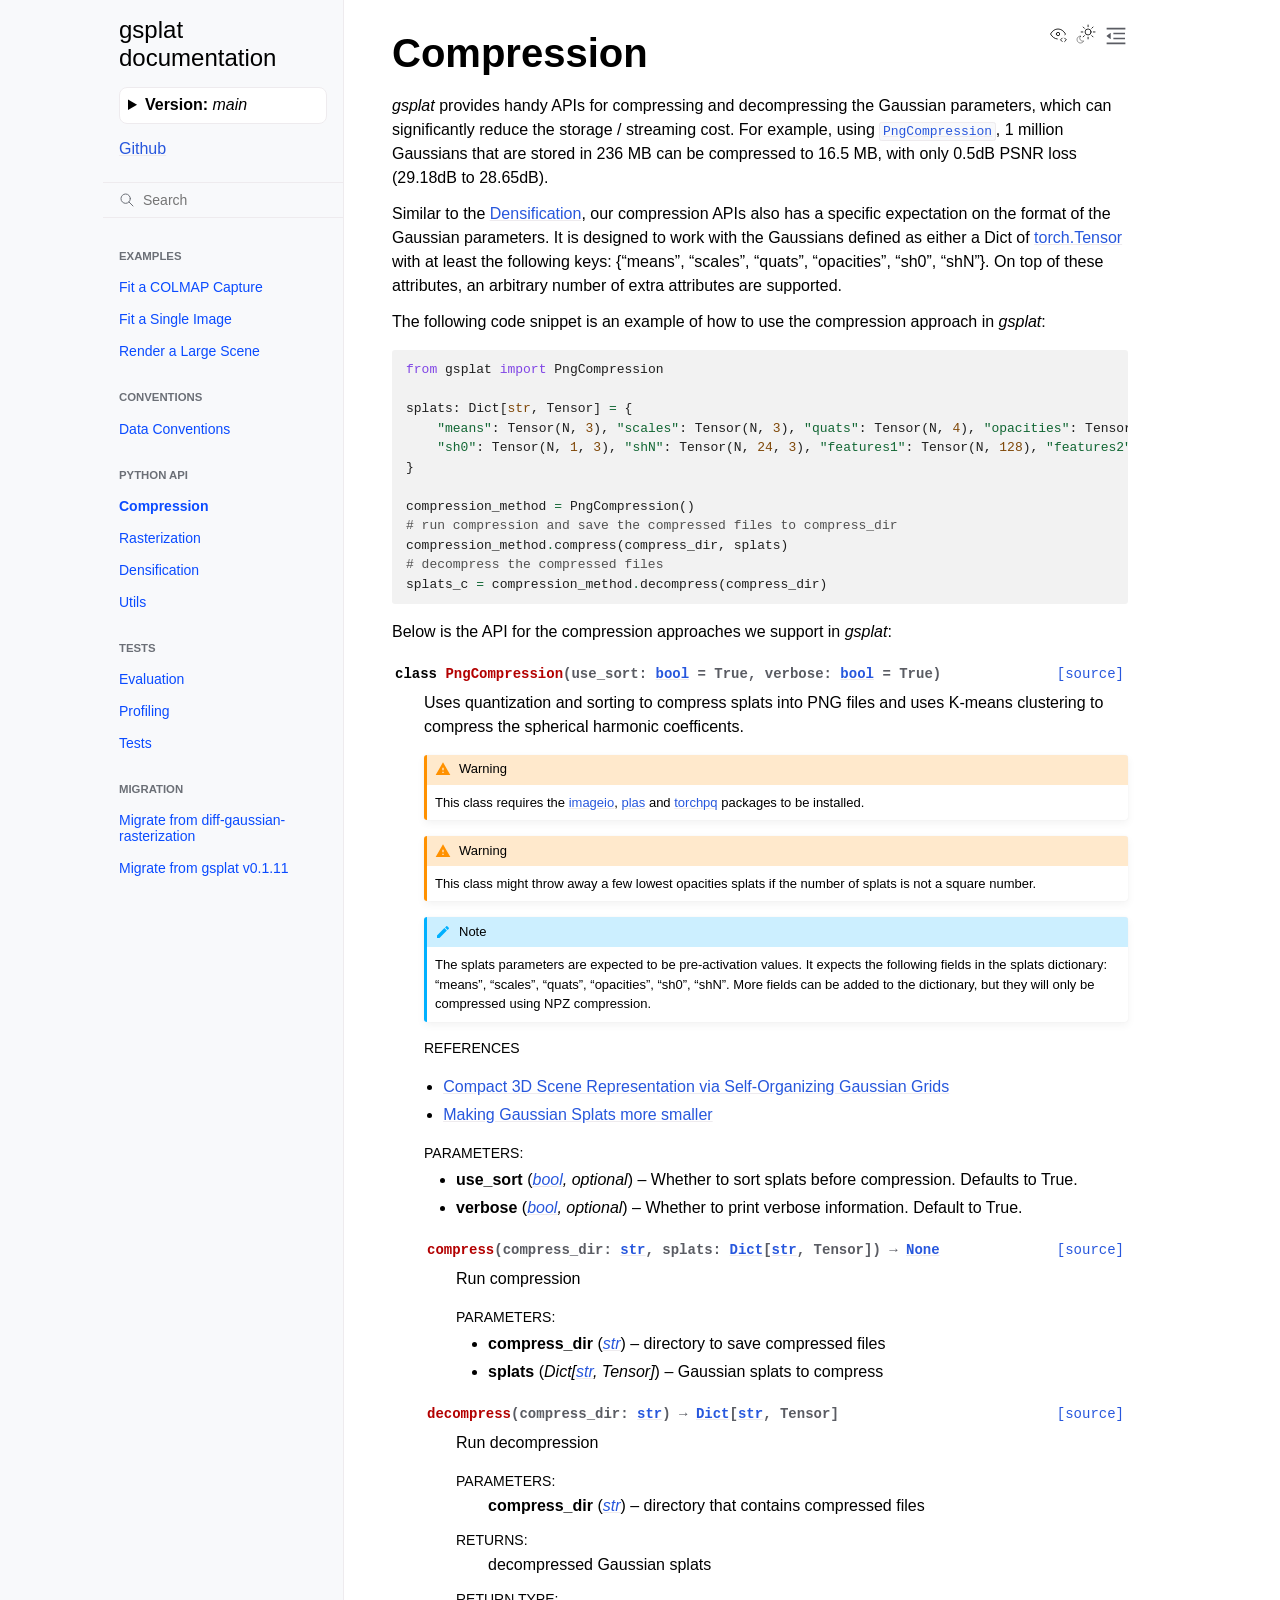
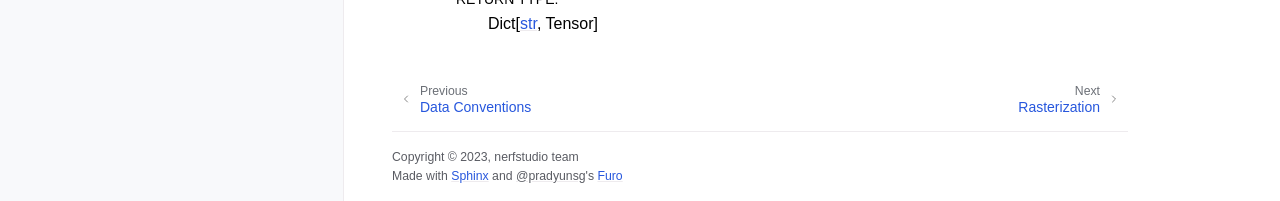
<file: main/apis/compression.html>
<!doctype html>
<html class="no-js" lang="en" data-content_root="../">
  <head><meta charset="utf-8">
    <meta name="viewport" content="width=device-width,initial-scale=1">
    <meta name="color-scheme" content="light dark"><meta name="viewport" content="width=device-width, initial-scale=1" />
<link rel="index" title="Index" href="../genindex.html"><link rel="search" title="Search" href="../search.html"><link rel="next" title="Rasterization" href="rasterization.html"><link rel="prev" title="Data Conventions" href="../conventions/data_conventions.html">

    <!-- Generated with Sphinx 7.4.7 and Furo 2025.12.19 -->
        <title>Compression - gsplat documentation</title>
      <link rel="stylesheet" type="text/css" href="../_static/pygments.css?v=d111a655" />
    <link rel="stylesheet" type="text/css" href="../_static/styles/furo.css?v=7bdb33bb" />
    <link rel="stylesheet" type="text/css" href="../_static/styles/furo-extensions.css?v=8dab3a3b" />
    
    


<style>
  body {
    --color-code-background: #f2f2f2;
  --color-code-foreground: #1e1e1e;
  
  }
  @media not print {
    body[data-theme="dark"] {
      --color-code-background: #202020;
  --color-code-foreground: #d0d0d0;
  
    }
    @media (prefers-color-scheme: dark) {
      body:not([data-theme="light"]) {
        --color-code-background: #202020;
  --color-code-foreground: #d0d0d0;
  
      }
    }
  }
</style></head>
  <body>
    
    <script>
      document.body.dataset.theme = localStorage.getItem("theme") || "auto";
    </script>
    

<svg xmlns="http://www.w3.org/2000/svg" style="display: none;">
  <symbol id="svg-toc" viewBox="0 0 24 24">
    <title>Contents</title>
    <svg stroke="currentColor" fill="currentColor" stroke-width="0" viewBox="0 0 1024 1024">
      <path d="M408 442h480c4.4 0 8-3.6 8-8v-56c0-4.4-3.6-8-8-8H408c-4.4 0-8 3.6-8 8v56c0 4.4 3.6 8 8 8zm-8 204c0 4.4 3.6 8 8 8h480c4.4 0 8-3.6 8-8v-56c0-4.4-3.6-8-8-8H408c-4.4 0-8 3.6-8 8v56zm504-486H120c-4.4 0-8 3.6-8 8v56c0 4.4 3.6 8 8 8h784c4.4 0 8-3.6 8-8v-56c0-4.4-3.6-8-8-8zm0 632H120c-4.4 0-8 3.6-8 8v56c0 4.4 3.6 8 8 8h784c4.4 0 8-3.6 8-8v-56c0-4.4-3.6-8-8-8zM115.4 518.9L271.7 642c5.8 4.6 14.4.5 14.4-6.9V388.9c0-7.4-8.5-11.5-14.4-6.9L115.4 505.1a8.74 8.74 0 0 0 0 13.8z"/>
    </svg>
  </symbol>
  <symbol id="svg-menu" viewBox="0 0 24 24">
    <title>Menu</title>
    <svg xmlns="http://www.w3.org/2000/svg" viewBox="0 0 24 24" fill="none" stroke="currentColor"
      stroke-width="2" stroke-linecap="round" stroke-linejoin="round" class="feather-menu">
      <line x1="3" y1="12" x2="21" y2="12"></line>
      <line x1="3" y1="6" x2="21" y2="6"></line>
      <line x1="3" y1="18" x2="21" y2="18"></line>
    </svg>
  </symbol>
  <symbol id="svg-arrow-right" viewBox="0 0 24 24">
    <title>Expand</title>
    <svg xmlns="http://www.w3.org/2000/svg" viewBox="0 0 24 24" fill="none" stroke="currentColor"
      stroke-width="2" stroke-linecap="round" stroke-linejoin="round" class="feather-chevron-right">
      <polyline points="9 18 15 12 9 6"></polyline>
    </svg>
  </symbol>
  <symbol id="svg-sun" viewBox="0 0 24 24">
    <title>Light mode</title>
    <svg xmlns="http://www.w3.org/2000/svg" viewBox="0 0 24 24" fill="none" stroke="currentColor"
      stroke-width="1" stroke-linecap="round" stroke-linejoin="round" class="feather-sun">
      <circle cx="12" cy="12" r="5"></circle>
      <line x1="12" y1="1" x2="12" y2="3"></line>
      <line x1="12" y1="21" x2="12" y2="23"></line>
      <line x1="4.22" y1="4.22" x2="5.64" y2="5.64"></line>
      <line x1="18.36" y1="18.36" x2="19.78" y2="19.78"></line>
      <line x1="1" y1="12" x2="3" y2="12"></line>
      <line x1="21" y1="12" x2="23" y2="12"></line>
      <line x1="4.22" y1="19.78" x2="5.64" y2="18.36"></line>
      <line x1="18.36" y1="5.64" x2="19.78" y2="4.22"></line>
    </svg>
  </symbol>
  <symbol id="svg-moon" viewBox="0 0 24 24">
    <title>Dark mode</title>
    <svg xmlns="http://www.w3.org/2000/svg" viewBox="0 0 24 24" fill="none" stroke="currentColor"
      stroke-width="1" stroke-linecap="round" stroke-linejoin="round" class="icon-tabler-moon">
      <path stroke="none" d="M0 0h24v24H0z" fill="none" />
      <path d="M12 3c.132 0 .263 0 .393 0a7.5 7.5 0 0 0 7.92 12.446a9 9 0 1 1 -8.313 -12.454z" />
    </svg>
  </symbol>
  <symbol id="svg-sun-with-moon" viewBox="0 0 24 24">
    <title>Auto light/dark, in light mode</title>
    <svg xmlns="http://www.w3.org/2000/svg" viewBox="0 0 24 24" fill="none" stroke="currentColor"
      stroke-width="1" stroke-linecap="round" stroke-linejoin="round"
      class="icon-custom-derived-from-feather-sun-and-tabler-moon">
      <path style="opacity: 50%" d="M 5.411 14.504 C 5.471 14.504 5.532 14.504 5.591 14.504 C 3.639 16.319 4.383 19.569 6.931 20.352 C 7.693 20.586 8.512 20.551 9.25 20.252 C 8.023 23.207 4.056 23.725 2.11 21.184 C 0.166 18.642 1.702 14.949 4.874 14.536 C 5.051 14.512 5.231 14.5 5.411 14.5 L 5.411 14.504 Z"/>
      <line x1="14.5" y1="3.25" x2="14.5" y2="1.25"/>
      <line x1="14.5" y1="15.85" x2="14.5" y2="17.85"/>
      <line x1="10.044" y1="5.094" x2="8.63" y2="3.68"/>
      <line x1="19" y1="14.05" x2="20.414" y2="15.464"/>
      <line x1="8.2" y1="9.55" x2="6.2" y2="9.55"/>
      <line x1="20.8" y1="9.55" x2="22.8" y2="9.55"/>
      <line x1="10.044" y1="14.006" x2="8.63" y2="15.42"/>
      <line x1="19" y1="5.05" x2="20.414" y2="3.636"/>
      <circle cx="14.5" cy="9.55" r="3.6"/>
    </svg>
  </symbol>
  <symbol id="svg-moon-with-sun" viewBox="0 0 24 24">
    <title>Auto light/dark, in dark mode</title>
    <svg xmlns="http://www.w3.org/2000/svg" viewBox="0 0 24 24" fill="none" stroke="currentColor"
      stroke-width="1" stroke-linecap="round" stroke-linejoin="round"
      class="icon-custom-derived-from-feather-sun-and-tabler-moon">
      <path d="M 8.282 7.007 C 8.385 7.007 8.494 7.007 8.595 7.007 C 5.18 10.184 6.481 15.869 10.942 17.24 C 12.275 17.648 13.706 17.589 15 17.066 C 12.851 22.236 5.91 23.143 2.505 18.696 C -0.897 14.249 1.791 7.786 7.342 7.063 C 7.652 7.021 7.965 7 8.282 7 L 8.282 7.007 Z"/>
      <line style="opacity: 50%" x1="18" y1="3.705" x2="18" y2="2.5"/>
      <line style="opacity: 50%" x1="18" y1="11.295" x2="18" y2="12.5"/>
      <line style="opacity: 50%" x1="15.316" y1="4.816" x2="14.464" y2="3.964"/>
      <line style="opacity: 50%" x1="20.711" y1="10.212" x2="21.563" y2="11.063"/>
      <line style="opacity: 50%" x1="14.205" y1="7.5" x2="13.001" y2="7.5"/>
      <line style="opacity: 50%" x1="21.795" y1="7.5" x2="23" y2="7.5"/>
      <line style="opacity: 50%" x1="15.316" y1="10.184" x2="14.464" y2="11.036"/>
      <line style="opacity: 50%" x1="20.711" y1="4.789" x2="21.563" y2="3.937"/>
      <circle style="opacity: 50%" cx="18" cy="7.5" r="2.169"/>
    </svg>
  </symbol>
  <symbol id="svg-pencil" viewBox="0 0 24 24">
    <svg xmlns="http://www.w3.org/2000/svg" viewBox="0 0 24 24" fill="none" stroke="currentColor"
      stroke-width="1" stroke-linecap="round" stroke-linejoin="round" class="icon-tabler-pencil-code">
      <path d="M4 20h4l10.5 -10.5a2.828 2.828 0 1 0 -4 -4l-10.5 10.5v4" />
      <path d="M13.5 6.5l4 4" />
      <path d="M20 21l2 -2l-2 -2" />
      <path d="M17 17l-2 2l2 2" />
    </svg>
  </symbol>
  <symbol id="svg-eye" viewBox="0 0 24 24">
    <svg xmlns="http://www.w3.org/2000/svg" viewBox="0 0 24 24" fill="none" stroke="currentColor"
      stroke-width="1" stroke-linecap="round" stroke-linejoin="round" class="icon-tabler-eye-code">
      <path stroke="none" d="M0 0h24v24H0z" fill="none" />
      <path d="M10 12a2 2 0 1 0 4 0a2 2 0 0 0 -4 0" />
      <path
        d="M11.11 17.958c-3.209 -.307 -5.91 -2.293 -8.11 -5.958c2.4 -4 5.4 -6 9 -6c3.6 0 6.6 2 9 6c-.21 .352 -.427 .688 -.647 1.008" />
      <path d="M20 21l2 -2l-2 -2" />
      <path d="M17 17l-2 2l2 2" />
    </svg>
  </symbol>
</svg>

<input type="checkbox" class="sidebar-toggle" name="__navigation" id="__navigation" aria-label="Toggle site navigation sidebar">
<input type="checkbox" class="sidebar-toggle" name="__toc" id="__toc" aria-label="Toggle table of contents sidebar">
<label class="overlay sidebar-overlay" for="__navigation"></label>
<label class="overlay toc-overlay" for="__toc"></label>

<a class="skip-to-content muted-link" href="#furo-main-content">Skip to content</a>



<div class="page">
  <header class="mobile-header">
    <div class="header-left">
      <label class="nav-overlay-icon" for="__navigation">
        <span class="icon"><svg><use href="#svg-menu"></use></svg></span>
      </label>
    </div>
    <div class="header-center">
      <a href="../index.html"><div class="brand">gsplat  documentation</div></a>
    </div>
    <div class="header-right">
      <div class="theme-toggle-container theme-toggle-header">
        <button class="theme-toggle" aria-label="Toggle Light / Dark / Auto color theme">
          <svg class="theme-icon-when-auto-light"><use href="#svg-sun-with-moon"></use></svg>
          <svg class="theme-icon-when-auto-dark"><use href="#svg-moon-with-sun"></use></svg>
          <svg class="theme-icon-when-dark"><use href="#svg-moon"></use></svg>
          <svg class="theme-icon-when-light"><use href="#svg-sun"></use></svg>
        </button>
      </div>
      <label class="toc-overlay-icon toc-header-icon" for="__toc">
        <span class="icon"><svg><use href="#svg-toc"></use></svg></span>
      </label>
    </div>
  </header>
  <aside class="sidebar-drawer">
    <div class="sidebar-container">
      
      <div class="sidebar-sticky"><a class="sidebar-brand" href="../index.html">
     
    <span class="sidebar-brand-text">gsplat  documentation</span> 
</a>

<!-- Dropdown for different versions of the docs. Slightly hacky. -->
<div style="padding: 0 1em;">
    <script>
      var DocsVersionsPopulated = false;

      async function getVersionList() {
        // This index.txt file is written by the docs.yml GitHub action.
        // https://github.com/nerfstudio-project/gsplat/blob/main/.github/workflows/doc.yml
        const response = await fetch(
          "https://docs.gsplat.studio/versions/index.txt",
          { cache: "no-cache" }
        );
        return await response.text();
      }
      async function DocsPopulateVersionDropDown () {
        // Load the version list lazily...
        if (DocsVersionsPopulated) {
          return;
        }
        DocsVersionsPopulated = true;

        console.log("Populating docs version list!")
        const versions = (await getVersionList()).trim().split("\n").reverse();
        console.log(versions);
        let htmlString = "<ul style='margin: 0.5rem 0 0 0'>";
        htmlString += `<li><a href="https://docs.gsplat.studio/main">main</a></li>`;
        for (let version of versions) {
          htmlString += `<li><a href="https://docs.gsplat.studio/versions/${version}">${version}</a></li>`;
        }

        htmlString += "</ul>";
        document.getElementById("version-dropdown").innerHTML = htmlString;
      }
    </script>
    <details
        style="padding: 0.5rem; background: var(--color-background-primary); border-radius: 0.5rem; border: 1px solid var(--color-sidebar-background-border);"
        ontoggle="DocsPopulateVersionDropDown()"
    >
    <summary style="cursor: pointer;"><strong>Version:</strong> <em>main</em></summary>
      <div id="version-dropdown"></div>
    </details>
    <!-- End dropdown -->
</div>

<div style="text-align: left; padding: 1em">
    <script async defer src="https://buttons.github.io/buttons.js"></script>
    <a class="github-button" href="https://github.com/nerfstudio-project/gsplat"
        data-color-scheme="no-preference: light; light: light; dark: light;" data-size="large" data-show-count="true"
        aria-label="Download buttons/github-buttons on GitHub">
        Github
    </a>
</div><form class="sidebar-search-container" method="get" action="../search.html" role="search">
  <input class="sidebar-search" placeholder="Search" name="q" aria-label="Search">
  <input type="hidden" name="check_keywords" value="yes">
  <input type="hidden" name="area" value="default">
</form>
<div id="searchbox"></div><div class="sidebar-scroll"><div class="sidebar-tree">
  <p class="caption" role="heading"><span class="caption-text">Examples</span></p>
<ul>
<li class="toctree-l1"><a class="reference internal" href="../examples/colmap.html">Fit a COLMAP Capture</a></li>
<li class="toctree-l1"><a class="reference internal" href="../examples/image.html">Fit a Single Image</a></li>
<li class="toctree-l1"><a class="reference internal" href="../examples/large_scale.html">Render a Large Scene</a></li>
</ul>
<p class="caption" role="heading"><span class="caption-text">Conventions</span></p>
<ul>
<li class="toctree-l1"><a class="reference internal" href="../conventions/data_conventions.html">Data Conventions</a></li>
</ul>
<p class="caption" role="heading"><span class="caption-text">Python API</span></p>
<ul class="current">
<li class="toctree-l1 current current-page"><a class="current reference internal" href="#">Compression</a></li>
<li class="toctree-l1"><a class="reference internal" href="rasterization.html">Rasterization</a></li>
<li class="toctree-l1"><a class="reference internal" href="strategy.html">Densification</a></li>
<li class="toctree-l1"><a class="reference internal" href="utils.html">Utils</a></li>
</ul>
<p class="caption" role="heading"><span class="caption-text">Tests</span></p>
<ul>
<li class="toctree-l1"><a class="reference internal" href="../tests/eval.html">Evaluation</a></li>
<li class="toctree-l1"><a class="reference internal" href="../tests/profile.html">Profiling</a></li>
<li class="toctree-l1"><a class="reference internal" href="../tests/tests.html">Tests</a></li>
</ul>
<p class="caption" role="heading"><span class="caption-text">Migration</span></p>
<ul>
<li class="toctree-l1"><a class="reference internal" href="../migration/migration_inria.html">Migrate from diff-gaussian-rasterization</a></li>
<li class="toctree-l1"><a class="reference internal" href="../migration/migration_legacy.html">Migrate from gsplat v0.1.11</a></li>
</ul>

</div>
</div>

      </div>
      
    </div>
  </aside>
  <div class="main">
    <div class="content">
      <div class="article-container">
        <a href="#" class="back-to-top muted-link">
          <svg xmlns="http://www.w3.org/2000/svg" viewBox="0 0 24 24">
            <path d="M13 20h-2V8l-5.5 5.5-1.42-1.42L12 4.16l7.92 7.92-1.42 1.42L13 8v12z"></path>
          </svg>
          <span>Back to top</span>
        </a>
        <div class="content-icon-container">
          <div class="view-this-page">
  <a class="muted-link" href="../_sources/apis/compression.rst.txt" title="View this page">
    <svg><use href="#svg-eye"></use></svg>
    <span class="visually-hidden">View this page</span>
  </a>
</div>
<div class="theme-toggle-container theme-toggle-content">
            <button class="theme-toggle" aria-label="Toggle Light / Dark / Auto color theme">
              <svg class="theme-icon-when-auto-light"><use href="#svg-sun-with-moon"></use></svg>
              <svg class="theme-icon-when-auto-dark"><use href="#svg-moon-with-sun"></use></svg>
              <svg class="theme-icon-when-dark"><use href="#svg-moon"></use></svg>
              <svg class="theme-icon-when-light"><use href="#svg-sun"></use></svg>
            </button>
          </div>
          <label class="toc-overlay-icon toc-content-icon" for="__toc">
            <span class="icon"><svg><use href="#svg-toc"></use></svg></span>
          </label>
        </div>
        <article role="main" id="furo-main-content">
          <section id="compression">
<h1>Compression<a class="headerlink" href="#compression" title="Link to this heading">¶</a></h1>
<p><cite>gsplat</cite> provides handy APIs for compressing and decompressing the Gaussian parameters,
which can significantly reduce the storage / streaming cost. For example, using <a class="reference internal" href="#gsplat.PngCompression" title="gsplat.PngCompression"><code class="xref py py-class docutils literal notranslate"><span class="pre">PngCompression</span></code></a>,
1 million Gaussians that are stored in 236 MB can be compressed to 16.5 MB, with only 0.5dB
PSNR loss (29.18dB to 28.65dB).</p>
<p>Similar to the <a class="reference internal" href="strategy.html"><span class="doc">Densification</span></a>, our compression APIs also has a specific expectation on
the format of the Gaussian parameters. It is designed to work with the Gaussians defined
as either a Dict of
<a class="reference external" href="https://pytorch.org/docs/stable/tensors.html">torch.Tensor</a>
with at least the following keys: {“means”, “scales”, “quats”, “opacities”, “sh0”, “shN”}.
On top of these attributes, an arbitrary number of extra attributes are supported.</p>
<p>The following code snippet is an example of how to use the compression approach in <cite>gsplat</cite>:</p>
<div class="highlight-python notranslate"><div class="highlight"><pre><span></span><span class="kn">from</span><span class="w"> </span><span class="nn">gsplat</span><span class="w"> </span><span class="kn">import</span> <span class="n">PngCompression</span>

<span class="n">splats</span><span class="p">:</span> <span class="n">Dict</span><span class="p">[</span><span class="nb">str</span><span class="p">,</span> <span class="n">Tensor</span><span class="p">]</span> <span class="o">=</span> <span class="p">{</span>
    <span class="s2">"means"</span><span class="p">:</span> <span class="n">Tensor</span><span class="p">(</span><span class="n">N</span><span class="p">,</span> <span class="mi">3</span><span class="p">),</span> <span class="s2">"scales"</span><span class="p">:</span> <span class="n">Tensor</span><span class="p">(</span><span class="n">N</span><span class="p">,</span> <span class="mi">3</span><span class="p">),</span> <span class="s2">"quats"</span><span class="p">:</span> <span class="n">Tensor</span><span class="p">(</span><span class="n">N</span><span class="p">,</span> <span class="mi">4</span><span class="p">),</span> <span class="s2">"opacities"</span><span class="p">:</span> <span class="n">Tensor</span><span class="p">(</span><span class="n">N</span><span class="p">),</span>
    <span class="s2">"sh0"</span><span class="p">:</span> <span class="n">Tensor</span><span class="p">(</span><span class="n">N</span><span class="p">,</span> <span class="mi">1</span><span class="p">,</span> <span class="mi">3</span><span class="p">),</span> <span class="s2">"shN"</span><span class="p">:</span> <span class="n">Tensor</span><span class="p">(</span><span class="n">N</span><span class="p">,</span> <span class="mi">24</span><span class="p">,</span> <span class="mi">3</span><span class="p">),</span> <span class="s2">"features1"</span><span class="p">:</span> <span class="n">Tensor</span><span class="p">(</span><span class="n">N</span><span class="p">,</span> <span class="mi">128</span><span class="p">),</span> <span class="s2">"features2"</span><span class="p">:</span> <span class="n">Tensor</span><span class="p">(</span><span class="n">N</span><span class="p">,</span> <span class="mi">64</span><span class="p">),</span>
<span class="p">}</span>

<span class="n">compression_method</span> <span class="o">=</span> <span class="n">PngCompression</span><span class="p">()</span>
<span class="c1"># run compression and save the compressed files to compress_dir</span>
<span class="n">compression_method</span><span class="o">.</span><span class="n">compress</span><span class="p">(</span><span class="n">compress_dir</span><span class="p">,</span> <span class="n">splats</span><span class="p">)</span>
<span class="c1"># decompress the compressed files</span>
<span class="n">splats_c</span> <span class="o">=</span> <span class="n">compression_method</span><span class="o">.</span><span class="n">decompress</span><span class="p">(</span><span class="n">compress_dir</span><span class="p">)</span>
</pre></div>
</div>
<p>Below is the API for the compression approaches we support in <cite>gsplat</cite>:</p>
<dl class="py class">
<dt class="sig sig-object py" id="gsplat.PngCompression">
<em class="property"><span class="pre">class</span><span class="w"> </span></em><span class="sig-name descname"><span class="pre">PngCompression</span></span><span class="sig-paren">(</span><em class="sig-param"><span class="n"><span class="pre">use_sort</span></span><span class="p"><span class="pre">:</span></span><span class="w"> </span><span class="n"><a class="reference external" href="https://docs.python.org/3/builtins/functions.html#bool" title="(in Python v3.14)"><span class="pre">bool</span></a></span><span class="w"> </span><span class="o"><span class="pre">=</span></span><span class="w"> </span><span class="default_value"><span class="pre">True</span></span></em>, <em class="sig-param"><span class="n"><span class="pre">verbose</span></span><span class="p"><span class="pre">:</span></span><span class="w"> </span><span class="n"><a class="reference external" href="https://docs.python.org/3/builtins/functions.html#bool" title="(in Python v3.14)"><span class="pre">bool</span></a></span><span class="w"> </span><span class="o"><span class="pre">=</span></span><span class="w"> </span><span class="default_value"><span class="pre">True</span></span></em><span class="sig-paren">)</span><a class="reference internal" href="../_modules/gsplat/compression/png_compression.html#PngCompression"><span class="viewcode-link"><span class="pre">[source]</span></span></a><a class="headerlink" href="#gsplat.PngCompression" title="Link to this definition">¶</a></dt>
<dd><p>Uses quantization and sorting to compress splats into PNG files and uses
K-means clustering to compress the spherical harmonic coefficents.</p>
<div class="admonition warning">
<p class="admonition-title">Warning</p>
<p>This class requires the <a class="reference external" href="https://pypi.org/project/imageio/">imageio</a>,
<a class="reference external" href="https://github.com/fraunhoferhhi/PLAS.git">plas</a>
and <a class="reference external" href="https://github.com/DeMoriarty/TorchPQ?tab=readme-ov-file#install">torchpq</a> packages to be installed.</p>
</div>
<div class="admonition warning">
<p class="admonition-title">Warning</p>
<p>This class might throw away a few lowest opacities splats if the number of
splats is not a square number.</p>
</div>
<div class="admonition note">
<p class="admonition-title">Note</p>
<p>The splats parameters are expected to be pre-activation values. It expects
the following fields in the splats dictionary: “means”, “scales”, “quats”,
“opacities”, “sh0”, “shN”. More fields can be added to the dictionary, but
they will only be compressed using NPZ compression.</p>
</div>
<p class="rubric">References</p>
<ul class="simple">
<li><p><a class="reference external" href="https://arxiv.org/abs/2312.13299">Compact 3D Scene Representation via Self-Organizing Gaussian Grids</a></p></li>
<li><p><a class="reference external" href="https://aras-p.info/blog/2023/09/27/Making-Gaussian-Splats-more-smaller/">Making Gaussian Splats more smaller</a></p></li>
</ul>
<dl class="field-list simple">
<dt class="field-odd">Parameters<span class="colon">:</span></dt>
<dd class="field-odd"><ul class="simple">
<li><p><strong>use_sort</strong> (<a class="reference external" href="https://docs.python.org/3/builtins/functions.html#bool" title="(in Python v3.14)"><em>bool</em></a><em>, </em><em>optional</em>) – Whether to sort splats before compression. Defaults to True.</p></li>
<li><p><strong>verbose</strong> (<a class="reference external" href="https://docs.python.org/3/builtins/functions.html#bool" title="(in Python v3.14)"><em>bool</em></a><em>, </em><em>optional</em>) – Whether to print verbose information. Default to True.</p></li>
</ul>
</dd>
</dl>
<dl class="py method">
<dt class="sig sig-object py" id="gsplat.PngCompression.compress">
<span class="sig-name descname"><span class="pre">compress</span></span><span class="sig-paren">(</span><em class="sig-param"><span class="n"><span class="pre">compress_dir</span></span><span class="p"><span class="pre">:</span></span><span class="w"> </span><span class="n"><a class="reference external" href="https://docs.python.org/3/builtins/stdtypes.html#str" title="(in Python v3.14)"><span class="pre">str</span></a></span></em>, <em class="sig-param"><span class="n"><span class="pre">splats</span></span><span class="p"><span class="pre">:</span></span><span class="w"> </span><span class="n"><a class="reference external" href="https://docs.python.org/3/library/typing.html#typing.Dict" title="(in Python v3.14)"><span class="pre">Dict</span></a><span class="p"><span class="pre">[</span></span><a class="reference external" href="https://docs.python.org/3/builtins/stdtypes.html#str" title="(in Python v3.14)"><span class="pre">str</span></a><span class="p"><span class="pre">,</span></span><span class="w"> </span><span class="pre">Tensor</span><span class="p"><span class="pre">]</span></span></span></em><span class="sig-paren">)</span> <span class="sig-return"><span class="sig-return-icon">&#x2192;</span> <span class="sig-return-typehint"><a class="reference external" href="https://docs.python.org/3/builtins/constants.html#None" title="(in Python v3.14)"><span class="pre">None</span></a></span></span><a class="reference internal" href="../_modules/gsplat/compression/png_compression.html#PngCompression.compress"><span class="viewcode-link"><span class="pre">[source]</span></span></a><a class="headerlink" href="#gsplat.PngCompression.compress" title="Link to this definition">¶</a></dt>
<dd><p>Run compression</p>
<dl class="field-list simple">
<dt class="field-odd">Parameters<span class="colon">:</span></dt>
<dd class="field-odd"><ul class="simple">
<li><p><strong>compress_dir</strong> (<a class="reference external" href="https://docs.python.org/3/builtins/stdtypes.html#str" title="(in Python v3.14)"><em>str</em></a>) – directory to save compressed files</p></li>
<li><p><strong>splats</strong> (<em>Dict</em><em>[</em><a class="reference external" href="https://docs.python.org/3/builtins/stdtypes.html#str" title="(in Python v3.14)"><em>str</em></a><em>, </em><em>Tensor</em><em>]</em>) – Gaussian splats to compress</p></li>
</ul>
</dd>
</dl>
</dd></dl>

<dl class="py method">
<dt class="sig sig-object py" id="gsplat.PngCompression.decompress">
<span class="sig-name descname"><span class="pre">decompress</span></span><span class="sig-paren">(</span><em class="sig-param"><span class="n"><span class="pre">compress_dir</span></span><span class="p"><span class="pre">:</span></span><span class="w"> </span><span class="n"><a class="reference external" href="https://docs.python.org/3/builtins/stdtypes.html#str" title="(in Python v3.14)"><span class="pre">str</span></a></span></em><span class="sig-paren">)</span> <span class="sig-return"><span class="sig-return-icon">&#x2192;</span> <span class="sig-return-typehint"><a class="reference external" href="https://docs.python.org/3/library/typing.html#typing.Dict" title="(in Python v3.14)"><span class="pre">Dict</span></a><span class="p"><span class="pre">[</span></span><a class="reference external" href="https://docs.python.org/3/builtins/stdtypes.html#str" title="(in Python v3.14)"><span class="pre">str</span></a><span class="p"><span class="pre">,</span></span><span class="w"> </span><span class="pre">Tensor</span><span class="p"><span class="pre">]</span></span></span></span><a class="reference internal" href="../_modules/gsplat/compression/png_compression.html#PngCompression.decompress"><span class="viewcode-link"><span class="pre">[source]</span></span></a><a class="headerlink" href="#gsplat.PngCompression.decompress" title="Link to this definition">¶</a></dt>
<dd><p>Run decompression</p>
<dl class="field-list simple">
<dt class="field-odd">Parameters<span class="colon">:</span></dt>
<dd class="field-odd"><p><strong>compress_dir</strong> (<a class="reference external" href="https://docs.python.org/3/builtins/stdtypes.html#str" title="(in Python v3.14)"><em>str</em></a>) – directory that contains compressed files</p>
</dd>
<dt class="field-even">Returns<span class="colon">:</span></dt>
<dd class="field-even"><p>decompressed Gaussian splats</p>
</dd>
<dt class="field-odd">Return type<span class="colon">:</span></dt>
<dd class="field-odd"><p>Dict[<a class="reference external" href="https://docs.python.org/3/builtins/stdtypes.html#str" title="(in Python v3.14)">str</a>, Tensor]</p>
</dd>
</dl>
</dd></dl>

</dd></dl>

</section>

        </article>
      </div>
      <footer>
        
        <div class="related-pages">
          <a class="next-page" href="rasterization.html">
              <div class="page-info">
                <div class="context">
                  <span>Next</span>
                </div>
                <div class="title">Rasterization</div>
              </div>
              <svg class="furo-related-icon"><use href="#svg-arrow-right"></use></svg>
            </a>
          <a class="prev-page" href="../conventions/data_conventions.html">
              <svg class="furo-related-icon"><use href="#svg-arrow-right"></use></svg>
              <div class="page-info">
                <div class="context">
                  <span>Previous</span>
                </div>
                
                <div class="title">Data Conventions</div>
                
              </div>
            </a>
        </div>
        <div class="bottom-of-page">
          <div class="left-details">
            <div class="copyright">
                Copyright &#169; 2023, nerfstudio team
            </div>
            Made with <a href="https://www.sphinx-doc.org/">Sphinx</a> and <a class="muted-link" href="https://pradyunsg.me">@pradyunsg</a>'s
            
            <a href="https://github.com/pradyunsg/furo">Furo</a>
            
          </div>
          <div class="right-details">
            
          </div>
        </div>
        
      </footer>
    </div>
    <aside class="toc-drawer">
      
      
      <div class="toc-sticky toc-scroll">
        <div class="toc-title-container">
          <span class="toc-title">
            On this page
          </span>
        </div>
        <div class="toc-tree-container">
          <div class="toc-tree">
            <ul>
<li><a class="reference internal" href="#">Compression</a><ul>
<li><a class="reference internal" href="#gsplat.PngCompression"><code class="docutils literal notranslate"><span class="pre">PngCompression</span></code></a><ul>
<li><a class="reference internal" href="#gsplat.PngCompression.compress"><code class="docutils literal notranslate"><span class="pre">PngCompression.compress()</span></code></a></li>
<li><a class="reference internal" href="#gsplat.PngCompression.decompress"><code class="docutils literal notranslate"><span class="pre">PngCompression.decompress()</span></code></a></li>
</ul>
</li>
</ul>
</li>
</ul>

          </div>
        </div>
      </div>
      
      
    </aside>
  </div>
</div><script src="../_static/documentation_options.js?v=5929fcd5"></script>
    <script src="../_static/doctools.js?v=9a2dae69"></script>
    <script src="../_static/sphinx_highlight.js?v=dc90522c"></script>
    <script src="../_static/scripts/furo.js?v=46bd48cc"></script>
    </body>
</html>
</file>
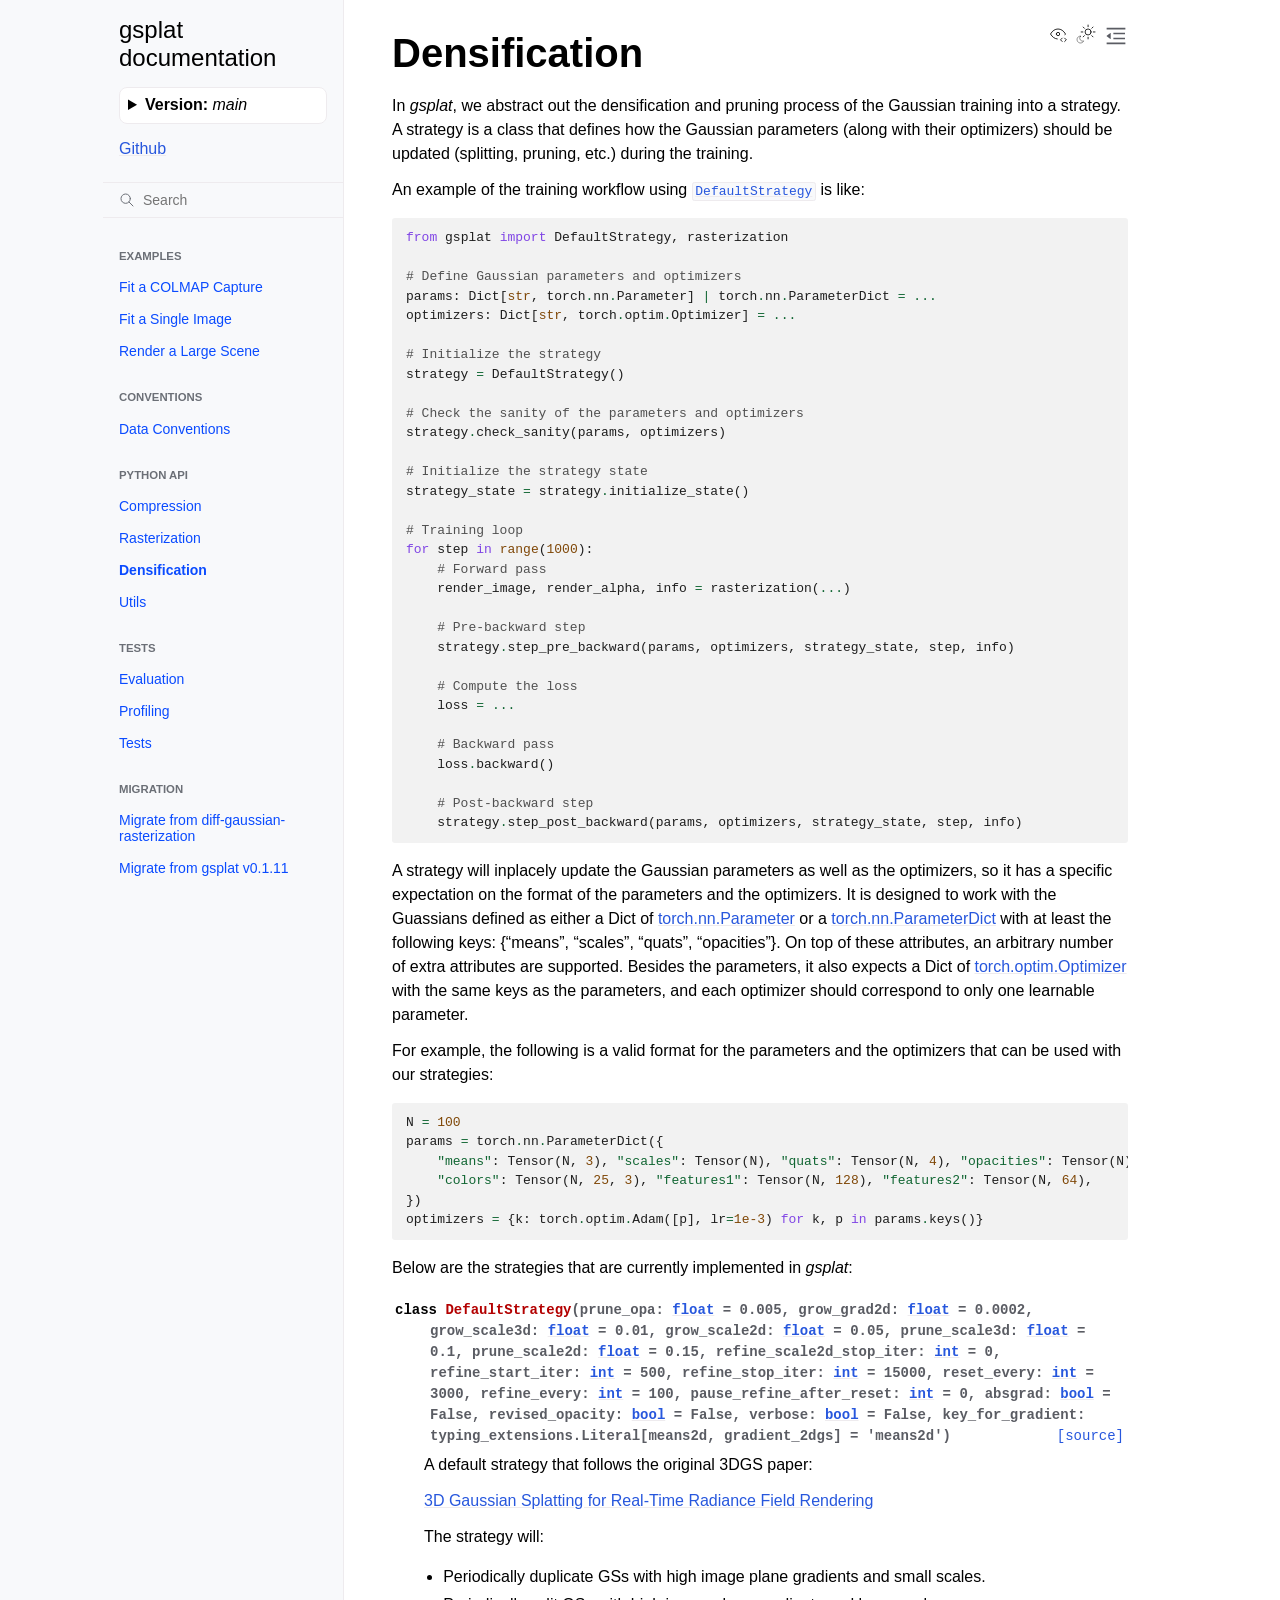
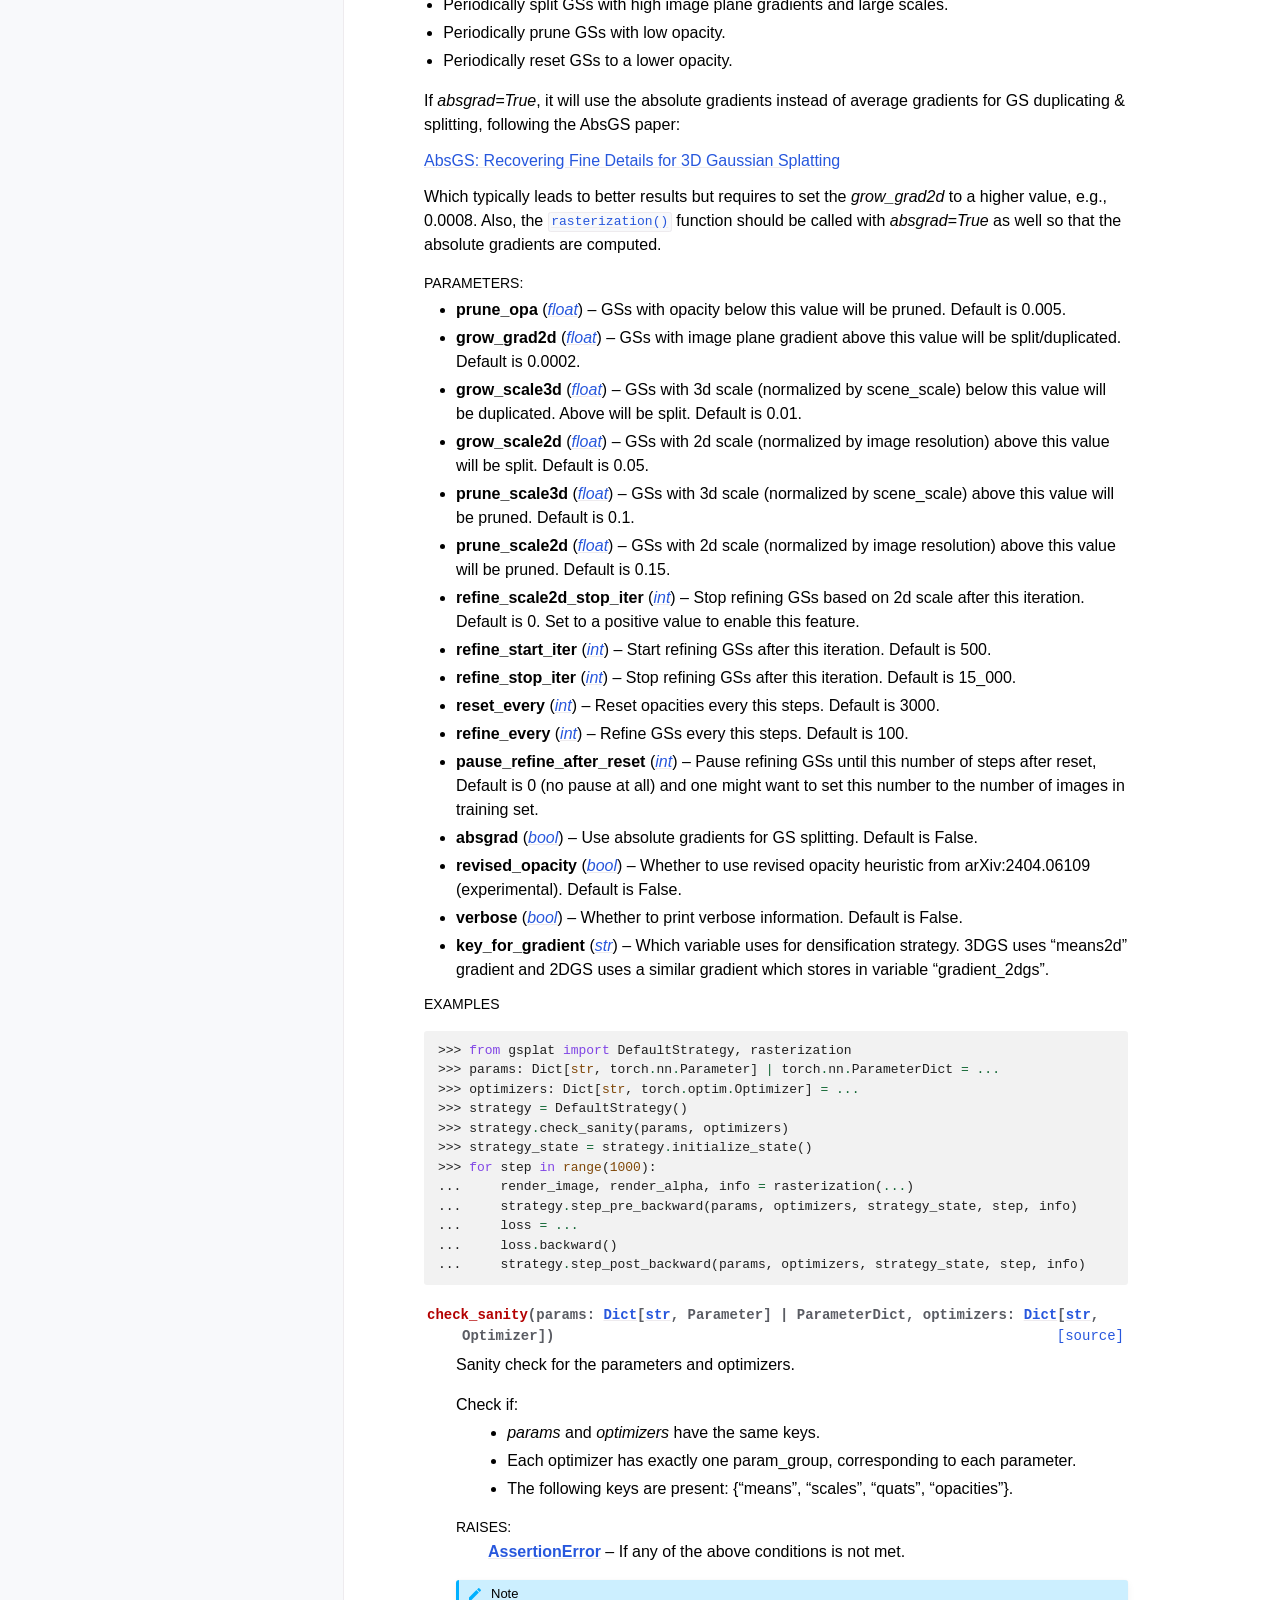
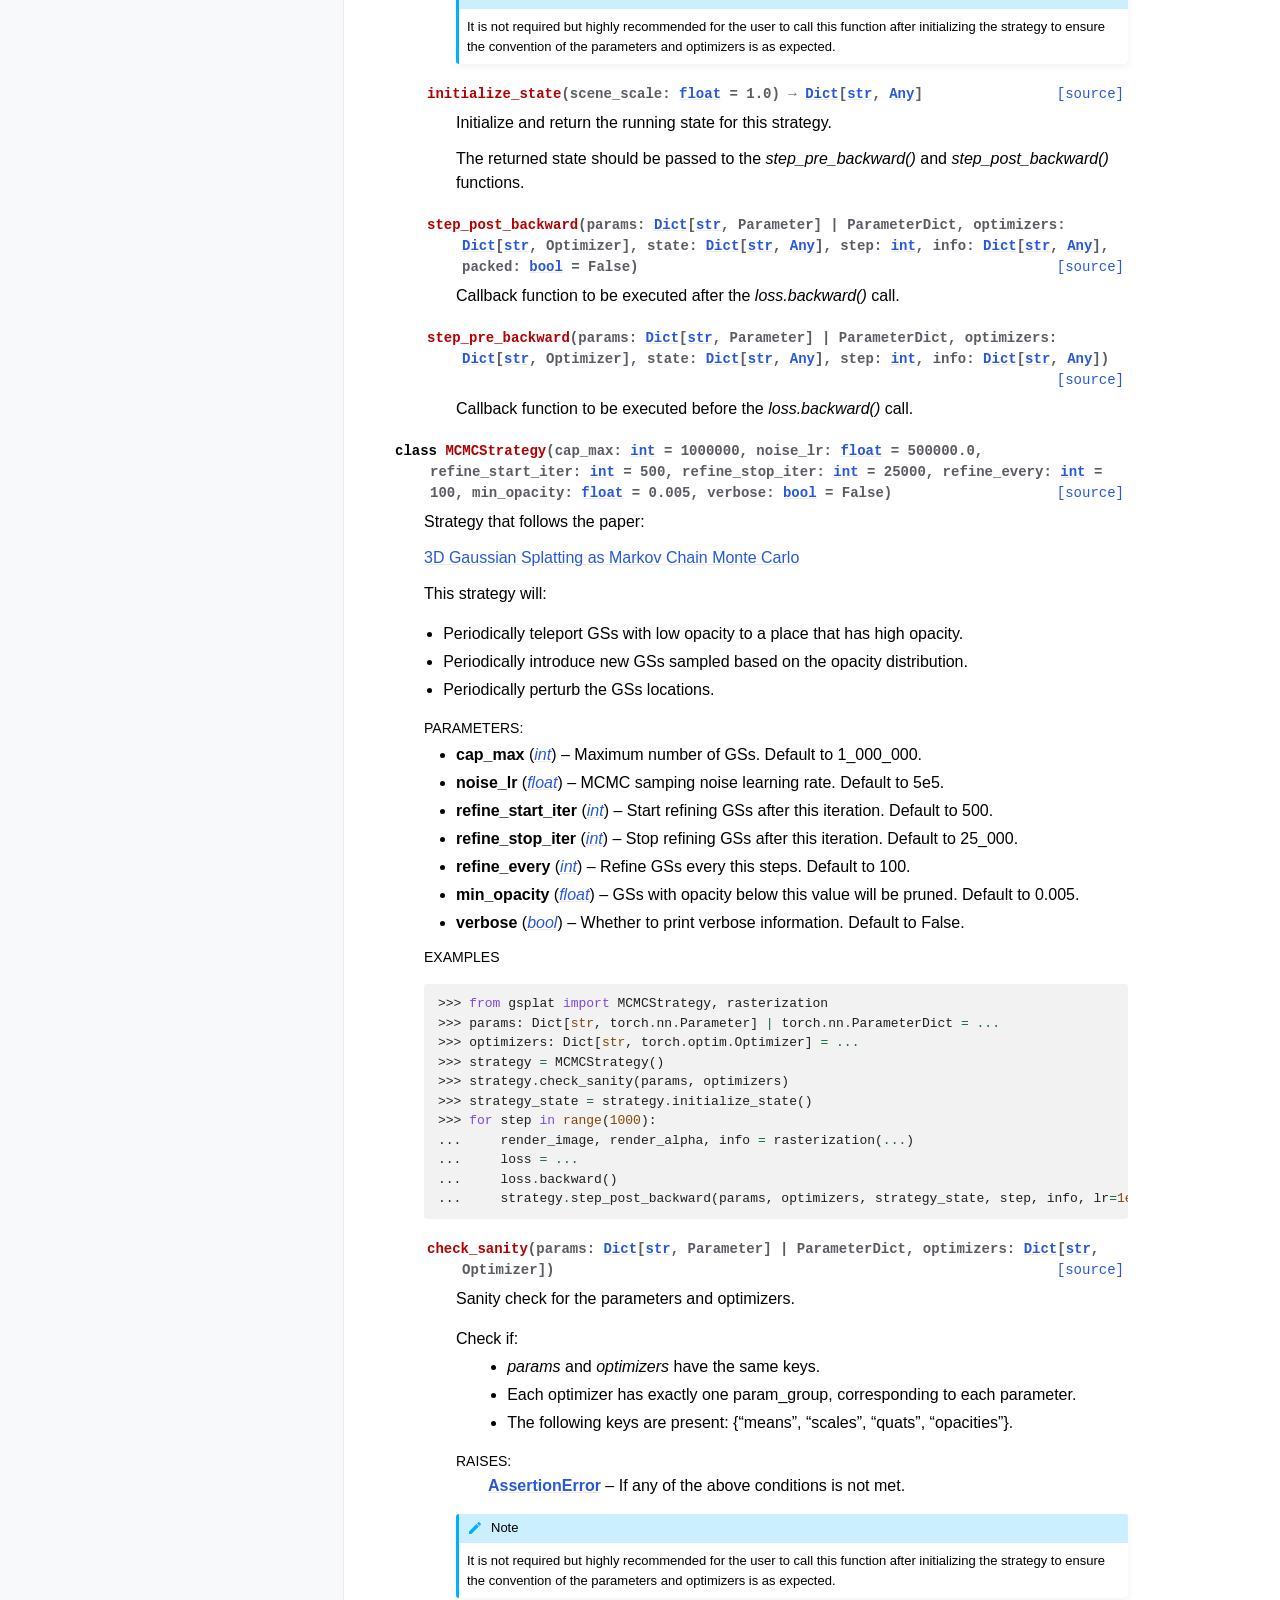
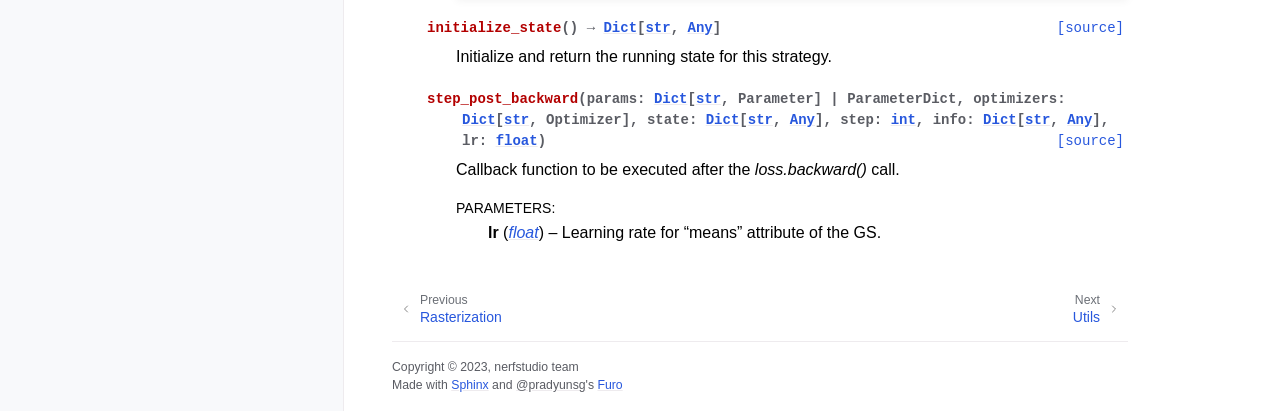
<file: main/apis/strategy.html>
<!doctype html>
<html class="no-js" lang="en" data-content_root="../">
  <head><meta charset="utf-8">
    <meta name="viewport" content="width=device-width,initial-scale=1">
    <meta name="color-scheme" content="light dark"><meta name="viewport" content="width=device-width, initial-scale=1" />
<link rel="index" title="Index" href="../genindex.html"><link rel="search" title="Search" href="../search.html"><link rel="next" title="Utils" href="utils.html"><link rel="prev" title="Rasterization" href="rasterization.html">

    <!-- Generated with Sphinx 7.4.7 and Furo 2025.12.19 -->
        <title>Densification - gsplat documentation</title>
      <link rel="stylesheet" type="text/css" href="../_static/pygments.css?v=d111a655" />
    <link rel="stylesheet" type="text/css" href="../_static/styles/furo.css?v=7bdb33bb" />
    <link rel="stylesheet" type="text/css" href="../_static/styles/furo-extensions.css?v=8dab3a3b" />
    
    


<style>
  body {
    --color-code-background: #f2f2f2;
  --color-code-foreground: #1e1e1e;
  
  }
  @media not print {
    body[data-theme="dark"] {
      --color-code-background: #202020;
  --color-code-foreground: #d0d0d0;
  
    }
    @media (prefers-color-scheme: dark) {
      body:not([data-theme="light"]) {
        --color-code-background: #202020;
  --color-code-foreground: #d0d0d0;
  
      }
    }
  }
</style></head>
  <body>
    
    <script>
      document.body.dataset.theme = localStorage.getItem("theme") || "auto";
    </script>
    

<svg xmlns="http://www.w3.org/2000/svg" style="display: none;">
  <symbol id="svg-toc" viewBox="0 0 24 24">
    <title>Contents</title>
    <svg stroke="currentColor" fill="currentColor" stroke-width="0" viewBox="0 0 1024 1024">
      <path d="M408 442h480c4.4 0 8-3.6 8-8v-56c0-4.4-3.6-8-8-8H408c-4.4 0-8 3.6-8 8v56c0 4.4 3.6 8 8 8zm-8 204c0 4.4 3.6 8 8 8h480c4.4 0 8-3.6 8-8v-56c0-4.4-3.6-8-8-8H408c-4.4 0-8 3.6-8 8v56zm504-486H120c-4.4 0-8 3.6-8 8v56c0 4.4 3.6 8 8 8h784c4.4 0 8-3.6 8-8v-56c0-4.4-3.6-8-8-8zm0 632H120c-4.4 0-8 3.6-8 8v56c0 4.4 3.6 8 8 8h784c4.4 0 8-3.6 8-8v-56c0-4.4-3.6-8-8-8zM115.4 518.9L271.7 642c5.8 4.6 14.4.5 14.4-6.9V388.9c0-7.4-8.5-11.5-14.4-6.9L115.4 505.1a8.74 8.74 0 0 0 0 13.8z"/>
    </svg>
  </symbol>
  <symbol id="svg-menu" viewBox="0 0 24 24">
    <title>Menu</title>
    <svg xmlns="http://www.w3.org/2000/svg" viewBox="0 0 24 24" fill="none" stroke="currentColor"
      stroke-width="2" stroke-linecap="round" stroke-linejoin="round" class="feather-menu">
      <line x1="3" y1="12" x2="21" y2="12"></line>
      <line x1="3" y1="6" x2="21" y2="6"></line>
      <line x1="3" y1="18" x2="21" y2="18"></line>
    </svg>
  </symbol>
  <symbol id="svg-arrow-right" viewBox="0 0 24 24">
    <title>Expand</title>
    <svg xmlns="http://www.w3.org/2000/svg" viewBox="0 0 24 24" fill="none" stroke="currentColor"
      stroke-width="2" stroke-linecap="round" stroke-linejoin="round" class="feather-chevron-right">
      <polyline points="9 18 15 12 9 6"></polyline>
    </svg>
  </symbol>
  <symbol id="svg-sun" viewBox="0 0 24 24">
    <title>Light mode</title>
    <svg xmlns="http://www.w3.org/2000/svg" viewBox="0 0 24 24" fill="none" stroke="currentColor"
      stroke-width="1" stroke-linecap="round" stroke-linejoin="round" class="feather-sun">
      <circle cx="12" cy="12" r="5"></circle>
      <line x1="12" y1="1" x2="12" y2="3"></line>
      <line x1="12" y1="21" x2="12" y2="23"></line>
      <line x1="4.22" y1="4.22" x2="5.64" y2="5.64"></line>
      <line x1="18.36" y1="18.36" x2="19.78" y2="19.78"></line>
      <line x1="1" y1="12" x2="3" y2="12"></line>
      <line x1="21" y1="12" x2="23" y2="12"></line>
      <line x1="4.22" y1="19.78" x2="5.64" y2="18.36"></line>
      <line x1="18.36" y1="5.64" x2="19.78" y2="4.22"></line>
    </svg>
  </symbol>
  <symbol id="svg-moon" viewBox="0 0 24 24">
    <title>Dark mode</title>
    <svg xmlns="http://www.w3.org/2000/svg" viewBox="0 0 24 24" fill="none" stroke="currentColor"
      stroke-width="1" stroke-linecap="round" stroke-linejoin="round" class="icon-tabler-moon">
      <path stroke="none" d="M0 0h24v24H0z" fill="none" />
      <path d="M12 3c.132 0 .263 0 .393 0a7.5 7.5 0 0 0 7.92 12.446a9 9 0 1 1 -8.313 -12.454z" />
    </svg>
  </symbol>
  <symbol id="svg-sun-with-moon" viewBox="0 0 24 24">
    <title>Auto light/dark, in light mode</title>
    <svg xmlns="http://www.w3.org/2000/svg" viewBox="0 0 24 24" fill="none" stroke="currentColor"
      stroke-width="1" stroke-linecap="round" stroke-linejoin="round"
      class="icon-custom-derived-from-feather-sun-and-tabler-moon">
      <path style="opacity: 50%" d="M 5.411 14.504 C 5.471 14.504 5.532 14.504 5.591 14.504 C 3.639 16.319 4.383 19.569 6.931 20.352 C 7.693 20.586 8.512 20.551 9.25 20.252 C 8.023 23.207 4.056 23.725 2.11 21.184 C 0.166 18.642 1.702 14.949 4.874 14.536 C 5.051 14.512 5.231 14.5 5.411 14.5 L 5.411 14.504 Z"/>
      <line x1="14.5" y1="3.25" x2="14.5" y2="1.25"/>
      <line x1="14.5" y1="15.85" x2="14.5" y2="17.85"/>
      <line x1="10.044" y1="5.094" x2="8.63" y2="3.68"/>
      <line x1="19" y1="14.05" x2="20.414" y2="15.464"/>
      <line x1="8.2" y1="9.55" x2="6.2" y2="9.55"/>
      <line x1="20.8" y1="9.55" x2="22.8" y2="9.55"/>
      <line x1="10.044" y1="14.006" x2="8.63" y2="15.42"/>
      <line x1="19" y1="5.05" x2="20.414" y2="3.636"/>
      <circle cx="14.5" cy="9.55" r="3.6"/>
    </svg>
  </symbol>
  <symbol id="svg-moon-with-sun" viewBox="0 0 24 24">
    <title>Auto light/dark, in dark mode</title>
    <svg xmlns="http://www.w3.org/2000/svg" viewBox="0 0 24 24" fill="none" stroke="currentColor"
      stroke-width="1" stroke-linecap="round" stroke-linejoin="round"
      class="icon-custom-derived-from-feather-sun-and-tabler-moon">
      <path d="M 8.282 7.007 C 8.385 7.007 8.494 7.007 8.595 7.007 C 5.18 10.184 6.481 15.869 10.942 17.24 C 12.275 17.648 13.706 17.589 15 17.066 C 12.851 22.236 5.91 23.143 2.505 18.696 C -0.897 14.249 1.791 7.786 7.342 7.063 C 7.652 7.021 7.965 7 8.282 7 L 8.282 7.007 Z"/>
      <line style="opacity: 50%" x1="18" y1="3.705" x2="18" y2="2.5"/>
      <line style="opacity: 50%" x1="18" y1="11.295" x2="18" y2="12.5"/>
      <line style="opacity: 50%" x1="15.316" y1="4.816" x2="14.464" y2="3.964"/>
      <line style="opacity: 50%" x1="20.711" y1="10.212" x2="21.563" y2="11.063"/>
      <line style="opacity: 50%" x1="14.205" y1="7.5" x2="13.001" y2="7.5"/>
      <line style="opacity: 50%" x1="21.795" y1="7.5" x2="23" y2="7.5"/>
      <line style="opacity: 50%" x1="15.316" y1="10.184" x2="14.464" y2="11.036"/>
      <line style="opacity: 50%" x1="20.711" y1="4.789" x2="21.563" y2="3.937"/>
      <circle style="opacity: 50%" cx="18" cy="7.5" r="2.169"/>
    </svg>
  </symbol>
  <symbol id="svg-pencil" viewBox="0 0 24 24">
    <svg xmlns="http://www.w3.org/2000/svg" viewBox="0 0 24 24" fill="none" stroke="currentColor"
      stroke-width="1" stroke-linecap="round" stroke-linejoin="round" class="icon-tabler-pencil-code">
      <path d="M4 20h4l10.5 -10.5a2.828 2.828 0 1 0 -4 -4l-10.5 10.5v4" />
      <path d="M13.5 6.5l4 4" />
      <path d="M20 21l2 -2l-2 -2" />
      <path d="M17 17l-2 2l2 2" />
    </svg>
  </symbol>
  <symbol id="svg-eye" viewBox="0 0 24 24">
    <svg xmlns="http://www.w3.org/2000/svg" viewBox="0 0 24 24" fill="none" stroke="currentColor"
      stroke-width="1" stroke-linecap="round" stroke-linejoin="round" class="icon-tabler-eye-code">
      <path stroke="none" d="M0 0h24v24H0z" fill="none" />
      <path d="M10 12a2 2 0 1 0 4 0a2 2 0 0 0 -4 0" />
      <path
        d="M11.11 17.958c-3.209 -.307 -5.91 -2.293 -8.11 -5.958c2.4 -4 5.4 -6 9 -6c3.6 0 6.6 2 9 6c-.21 .352 -.427 .688 -.647 1.008" />
      <path d="M20 21l2 -2l-2 -2" />
      <path d="M17 17l-2 2l2 2" />
    </svg>
  </symbol>
</svg>

<input type="checkbox" class="sidebar-toggle" name="__navigation" id="__navigation" aria-label="Toggle site navigation sidebar">
<input type="checkbox" class="sidebar-toggle" name="__toc" id="__toc" aria-label="Toggle table of contents sidebar">
<label class="overlay sidebar-overlay" for="__navigation"></label>
<label class="overlay toc-overlay" for="__toc"></label>

<a class="skip-to-content muted-link" href="#furo-main-content">Skip to content</a>



<div class="page">
  <header class="mobile-header">
    <div class="header-left">
      <label class="nav-overlay-icon" for="__navigation">
        <span class="icon"><svg><use href="#svg-menu"></use></svg></span>
      </label>
    </div>
    <div class="header-center">
      <a href="../index.html"><div class="brand">gsplat  documentation</div></a>
    </div>
    <div class="header-right">
      <div class="theme-toggle-container theme-toggle-header">
        <button class="theme-toggle" aria-label="Toggle Light / Dark / Auto color theme">
          <svg class="theme-icon-when-auto-light"><use href="#svg-sun-with-moon"></use></svg>
          <svg class="theme-icon-when-auto-dark"><use href="#svg-moon-with-sun"></use></svg>
          <svg class="theme-icon-when-dark"><use href="#svg-moon"></use></svg>
          <svg class="theme-icon-when-light"><use href="#svg-sun"></use></svg>
        </button>
      </div>
      <label class="toc-overlay-icon toc-header-icon" for="__toc">
        <span class="icon"><svg><use href="#svg-toc"></use></svg></span>
      </label>
    </div>
  </header>
  <aside class="sidebar-drawer">
    <div class="sidebar-container">
      
      <div class="sidebar-sticky"><a class="sidebar-brand" href="../index.html">
     
    <span class="sidebar-brand-text">gsplat  documentation</span> 
</a>

<!-- Dropdown for different versions of the docs. Slightly hacky. -->
<div style="padding: 0 1em;">
    <script>
      var DocsVersionsPopulated = false;

      async function getVersionList() {
        // This index.txt file is written by the docs.yml GitHub action.
        // https://github.com/nerfstudio-project/gsplat/blob/main/.github/workflows/doc.yml
        const response = await fetch(
          "https://docs.gsplat.studio/versions/index.txt",
          { cache: "no-cache" }
        );
        return await response.text();
      }
      async function DocsPopulateVersionDropDown () {
        // Load the version list lazily...
        if (DocsVersionsPopulated) {
          return;
        }
        DocsVersionsPopulated = true;

        console.log("Populating docs version list!")
        const versions = (await getVersionList()).trim().split("\n").reverse();
        console.log(versions);
        let htmlString = "<ul style='margin: 0.5rem 0 0 0'>";
        htmlString += `<li><a href="https://docs.gsplat.studio/main">main</a></li>`;
        for (let version of versions) {
          htmlString += `<li><a href="https://docs.gsplat.studio/versions/${version}">${version}</a></li>`;
        }

        htmlString += "</ul>";
        document.getElementById("version-dropdown").innerHTML = htmlString;
      }
    </script>
    <details
        style="padding: 0.5rem; background: var(--color-background-primary); border-radius: 0.5rem; border: 1px solid var(--color-sidebar-background-border);"
        ontoggle="DocsPopulateVersionDropDown()"
    >
    <summary style="cursor: pointer;"><strong>Version:</strong> <em>main</em></summary>
      <div id="version-dropdown"></div>
    </details>
    <!-- End dropdown -->
</div>

<div style="text-align: left; padding: 1em">
    <script async defer src="https://buttons.github.io/buttons.js"></script>
    <a class="github-button" href="https://github.com/nerfstudio-project/gsplat"
        data-color-scheme="no-preference: light; light: light; dark: light;" data-size="large" data-show-count="true"
        aria-label="Download buttons/github-buttons on GitHub">
        Github
    </a>
</div><form class="sidebar-search-container" method="get" action="../search.html" role="search">
  <input class="sidebar-search" placeholder="Search" name="q" aria-label="Search">
  <input type="hidden" name="check_keywords" value="yes">
  <input type="hidden" name="area" value="default">
</form>
<div id="searchbox"></div><div class="sidebar-scroll"><div class="sidebar-tree">
  <p class="caption" role="heading"><span class="caption-text">Examples</span></p>
<ul>
<li class="toctree-l1"><a class="reference internal" href="../examples/colmap.html">Fit a COLMAP Capture</a></li>
<li class="toctree-l1"><a class="reference internal" href="../examples/image.html">Fit a Single Image</a></li>
<li class="toctree-l1"><a class="reference internal" href="../examples/large_scale.html">Render a Large Scene</a></li>
</ul>
<p class="caption" role="heading"><span class="caption-text">Conventions</span></p>
<ul>
<li class="toctree-l1"><a class="reference internal" href="../conventions/data_conventions.html">Data Conventions</a></li>
</ul>
<p class="caption" role="heading"><span class="caption-text">Python API</span></p>
<ul class="current">
<li class="toctree-l1"><a class="reference internal" href="compression.html">Compression</a></li>
<li class="toctree-l1"><a class="reference internal" href="rasterization.html">Rasterization</a></li>
<li class="toctree-l1 current current-page"><a class="current reference internal" href="#">Densification</a></li>
<li class="toctree-l1"><a class="reference internal" href="utils.html">Utils</a></li>
</ul>
<p class="caption" role="heading"><span class="caption-text">Tests</span></p>
<ul>
<li class="toctree-l1"><a class="reference internal" href="../tests/eval.html">Evaluation</a></li>
<li class="toctree-l1"><a class="reference internal" href="../tests/profile.html">Profiling</a></li>
<li class="toctree-l1"><a class="reference internal" href="../tests/tests.html">Tests</a></li>
</ul>
<p class="caption" role="heading"><span class="caption-text">Migration</span></p>
<ul>
<li class="toctree-l1"><a class="reference internal" href="../migration/migration_inria.html">Migrate from diff-gaussian-rasterization</a></li>
<li class="toctree-l1"><a class="reference internal" href="../migration/migration_legacy.html">Migrate from gsplat v0.1.11</a></li>
</ul>

</div>
</div>

      </div>
      
    </div>
  </aside>
  <div class="main">
    <div class="content">
      <div class="article-container">
        <a href="#" class="back-to-top muted-link">
          <svg xmlns="http://www.w3.org/2000/svg" viewBox="0 0 24 24">
            <path d="M13 20h-2V8l-5.5 5.5-1.42-1.42L12 4.16l7.92 7.92-1.42 1.42L13 8v12z"></path>
          </svg>
          <span>Back to top</span>
        </a>
        <div class="content-icon-container">
          <div class="view-this-page">
  <a class="muted-link" href="../_sources/apis/strategy.rst.txt" title="View this page">
    <svg><use href="#svg-eye"></use></svg>
    <span class="visually-hidden">View this page</span>
  </a>
</div>
<div class="theme-toggle-container theme-toggle-content">
            <button class="theme-toggle" aria-label="Toggle Light / Dark / Auto color theme">
              <svg class="theme-icon-when-auto-light"><use href="#svg-sun-with-moon"></use></svg>
              <svg class="theme-icon-when-auto-dark"><use href="#svg-moon-with-sun"></use></svg>
              <svg class="theme-icon-when-dark"><use href="#svg-moon"></use></svg>
              <svg class="theme-icon-when-light"><use href="#svg-sun"></use></svg>
            </button>
          </div>
          <label class="toc-overlay-icon toc-content-icon" for="__toc">
            <span class="icon"><svg><use href="#svg-toc"></use></svg></span>
          </label>
        </div>
        <article role="main" id="furo-main-content">
          <section id="densification">
<h1>Densification<a class="headerlink" href="#densification" title="Link to this heading">¶</a></h1>
<p>In <cite>gsplat</cite>, we abstract out the densification and pruning process of the Gaussian
training into a strategy. A strategy is a class that defines how the Gaussian parameters
(along with their optimizers) should be updated (splitting, pruning, etc.) during the training.</p>
<p>An example of the training workflow using <a class="reference internal" href="#gsplat.DefaultStrategy" title="gsplat.DefaultStrategy"><code class="xref py py-class docutils literal notranslate"><span class="pre">DefaultStrategy</span></code></a> is like:</p>
<div class="highlight-python notranslate"><div class="highlight"><pre><span></span><span class="kn">from</span><span class="w"> </span><span class="nn">gsplat</span><span class="w"> </span><span class="kn">import</span> <span class="n">DefaultStrategy</span><span class="p">,</span> <span class="n">rasterization</span>

<span class="c1"># Define Gaussian parameters and optimizers</span>
<span class="n">params</span><span class="p">:</span> <span class="n">Dict</span><span class="p">[</span><span class="nb">str</span><span class="p">,</span> <span class="n">torch</span><span class="o">.</span><span class="n">nn</span><span class="o">.</span><span class="n">Parameter</span><span class="p">]</span> <span class="o">|</span> <span class="n">torch</span><span class="o">.</span><span class="n">nn</span><span class="o">.</span><span class="n">ParameterDict</span> <span class="o">=</span> <span class="o">...</span>
<span class="n">optimizers</span><span class="p">:</span> <span class="n">Dict</span><span class="p">[</span><span class="nb">str</span><span class="p">,</span> <span class="n">torch</span><span class="o">.</span><span class="n">optim</span><span class="o">.</span><span class="n">Optimizer</span><span class="p">]</span> <span class="o">=</span> <span class="o">...</span>

<span class="c1"># Initialize the strategy</span>
<span class="n">strategy</span> <span class="o">=</span> <span class="n">DefaultStrategy</span><span class="p">()</span>

<span class="c1"># Check the sanity of the parameters and optimizers</span>
<span class="n">strategy</span><span class="o">.</span><span class="n">check_sanity</span><span class="p">(</span><span class="n">params</span><span class="p">,</span> <span class="n">optimizers</span><span class="p">)</span>

<span class="c1"># Initialize the strategy state</span>
<span class="n">strategy_state</span> <span class="o">=</span> <span class="n">strategy</span><span class="o">.</span><span class="n">initialize_state</span><span class="p">()</span>

<span class="c1"># Training loop</span>
<span class="k">for</span> <span class="n">step</span> <span class="ow">in</span> <span class="nb">range</span><span class="p">(</span><span class="mi">1000</span><span class="p">):</span>
    <span class="c1"># Forward pass</span>
    <span class="n">render_image</span><span class="p">,</span> <span class="n">render_alpha</span><span class="p">,</span> <span class="n">info</span> <span class="o">=</span> <span class="n">rasterization</span><span class="p">(</span><span class="o">...</span><span class="p">)</span>

    <span class="c1"># Pre-backward step</span>
    <span class="n">strategy</span><span class="o">.</span><span class="n">step_pre_backward</span><span class="p">(</span><span class="n">params</span><span class="p">,</span> <span class="n">optimizers</span><span class="p">,</span> <span class="n">strategy_state</span><span class="p">,</span> <span class="n">step</span><span class="p">,</span> <span class="n">info</span><span class="p">)</span>

    <span class="c1"># Compute the loss</span>
    <span class="n">loss</span> <span class="o">=</span> <span class="o">...</span>

    <span class="c1"># Backward pass</span>
    <span class="n">loss</span><span class="o">.</span><span class="n">backward</span><span class="p">()</span>

    <span class="c1"># Post-backward step</span>
    <span class="n">strategy</span><span class="o">.</span><span class="n">step_post_backward</span><span class="p">(</span><span class="n">params</span><span class="p">,</span> <span class="n">optimizers</span><span class="p">,</span> <span class="n">strategy_state</span><span class="p">,</span> <span class="n">step</span><span class="p">,</span> <span class="n">info</span><span class="p">)</span>
</pre></div>
</div>
<p>A strategy will inplacely update the Gaussian parameters as well as the optimizers,
so it has a specific expectation on the format of the parameters and the optimizers.
It is designed to work with the Guassians defined as either a Dict of
<a class="reference external" href="https://pytorch.org/docs/stable/generated/torch.nn.parameter.Parameter.html">torch.nn.Parameter</a>
or a
<a class="reference external" href="https://pytorch.org/docs/stable/generated/torch.nn.ParameterDict.html">torch.nn.ParameterDict</a>
with at least the following keys: {“means”, “scales”, “quats”, “opacities”}. On top of these attributes,
an arbitrary  number of extra attributes are supported. Besides the parameters, it also
expects a Dict of <a class="reference external" href="https://pytorch.org/docs/stable/optim.html">torch.optim.Optimizer</a>
with the same keys as the parameters, and each optimizer should correspond to only
one learnable parameter.</p>
<p>For example, the following is a valid format for the parameters and the optimizers
that can be used with our strategies:</p>
<div class="highlight-python notranslate"><div class="highlight"><pre><span></span><span class="n">N</span> <span class="o">=</span> <span class="mi">100</span>
<span class="n">params</span> <span class="o">=</span> <span class="n">torch</span><span class="o">.</span><span class="n">nn</span><span class="o">.</span><span class="n">ParameterDict</span><span class="p">({</span>
    <span class="s2">"means"</span><span class="p">:</span> <span class="n">Tensor</span><span class="p">(</span><span class="n">N</span><span class="p">,</span> <span class="mi">3</span><span class="p">),</span> <span class="s2">"scales"</span><span class="p">:</span> <span class="n">Tensor</span><span class="p">(</span><span class="n">N</span><span class="p">),</span> <span class="s2">"quats"</span><span class="p">:</span> <span class="n">Tensor</span><span class="p">(</span><span class="n">N</span><span class="p">,</span> <span class="mi">4</span><span class="p">),</span> <span class="s2">"opacities"</span><span class="p">:</span> <span class="n">Tensor</span><span class="p">(</span><span class="n">N</span><span class="p">),</span>
    <span class="s2">"colors"</span><span class="p">:</span> <span class="n">Tensor</span><span class="p">(</span><span class="n">N</span><span class="p">,</span> <span class="mi">25</span><span class="p">,</span> <span class="mi">3</span><span class="p">),</span> <span class="s2">"features1"</span><span class="p">:</span> <span class="n">Tensor</span><span class="p">(</span><span class="n">N</span><span class="p">,</span> <span class="mi">128</span><span class="p">),</span> <span class="s2">"features2"</span><span class="p">:</span> <span class="n">Tensor</span><span class="p">(</span><span class="n">N</span><span class="p">,</span> <span class="mi">64</span><span class="p">),</span>
<span class="p">})</span>
<span class="n">optimizers</span> <span class="o">=</span> <span class="p">{</span><span class="n">k</span><span class="p">:</span> <span class="n">torch</span><span class="o">.</span><span class="n">optim</span><span class="o">.</span><span class="n">Adam</span><span class="p">([</span><span class="n">p</span><span class="p">],</span> <span class="n">lr</span><span class="o">=</span><span class="mf">1e-3</span><span class="p">)</span> <span class="k">for</span> <span class="n">k</span><span class="p">,</span> <span class="n">p</span> <span class="ow">in</span> <span class="n">params</span><span class="o">.</span><span class="n">keys</span><span class="p">()}</span>
</pre></div>
</div>
<p>Below are the strategies that are currently implemented in <cite>gsplat</cite>:</p>
<dl class="py class">
<dt class="sig sig-object py" id="gsplat.DefaultStrategy">
<em class="property"><span class="pre">class</span><span class="w"> </span></em><span class="sig-name descname"><span class="pre">DefaultStrategy</span></span><span class="sig-paren">(</span><em class="sig-param"><span class="n"><span class="pre">prune_opa</span></span><span class="p"><span class="pre">:</span></span><span class="w"> </span><span class="n"><a class="reference external" href="https://docs.python.org/3/builtins/functions.html#float" title="(in Python v3.14)"><span class="pre">float</span></a></span><span class="w"> </span><span class="o"><span class="pre">=</span></span><span class="w"> </span><span class="default_value"><span class="pre">0.005</span></span></em>, <em class="sig-param"><span class="n"><span class="pre">grow_grad2d</span></span><span class="p"><span class="pre">:</span></span><span class="w"> </span><span class="n"><a class="reference external" href="https://docs.python.org/3/builtins/functions.html#float" title="(in Python v3.14)"><span class="pre">float</span></a></span><span class="w"> </span><span class="o"><span class="pre">=</span></span><span class="w"> </span><span class="default_value"><span class="pre">0.0002</span></span></em>, <em class="sig-param"><span class="n"><span class="pre">grow_scale3d</span></span><span class="p"><span class="pre">:</span></span><span class="w"> </span><span class="n"><a class="reference external" href="https://docs.python.org/3/builtins/functions.html#float" title="(in Python v3.14)"><span class="pre">float</span></a></span><span class="w"> </span><span class="o"><span class="pre">=</span></span><span class="w"> </span><span class="default_value"><span class="pre">0.01</span></span></em>, <em class="sig-param"><span class="n"><span class="pre">grow_scale2d</span></span><span class="p"><span class="pre">:</span></span><span class="w"> </span><span class="n"><a class="reference external" href="https://docs.python.org/3/builtins/functions.html#float" title="(in Python v3.14)"><span class="pre">float</span></a></span><span class="w"> </span><span class="o"><span class="pre">=</span></span><span class="w"> </span><span class="default_value"><span class="pre">0.05</span></span></em>, <em class="sig-param"><span class="n"><span class="pre">prune_scale3d</span></span><span class="p"><span class="pre">:</span></span><span class="w"> </span><span class="n"><a class="reference external" href="https://docs.python.org/3/builtins/functions.html#float" title="(in Python v3.14)"><span class="pre">float</span></a></span><span class="w"> </span><span class="o"><span class="pre">=</span></span><span class="w"> </span><span class="default_value"><span class="pre">0.1</span></span></em>, <em class="sig-param"><span class="n"><span class="pre">prune_scale2d</span></span><span class="p"><span class="pre">:</span></span><span class="w"> </span><span class="n"><a class="reference external" href="https://docs.python.org/3/builtins/functions.html#float" title="(in Python v3.14)"><span class="pre">float</span></a></span><span class="w"> </span><span class="o"><span class="pre">=</span></span><span class="w"> </span><span class="default_value"><span class="pre">0.15</span></span></em>, <em class="sig-param"><span class="n"><span class="pre">refine_scale2d_stop_iter</span></span><span class="p"><span class="pre">:</span></span><span class="w"> </span><span class="n"><a class="reference external" href="https://docs.python.org/3/builtins/functions.html#int" title="(in Python v3.14)"><span class="pre">int</span></a></span><span class="w"> </span><span class="o"><span class="pre">=</span></span><span class="w"> </span><span class="default_value"><span class="pre">0</span></span></em>, <em class="sig-param"><span class="n"><span class="pre">refine_start_iter</span></span><span class="p"><span class="pre">:</span></span><span class="w"> </span><span class="n"><a class="reference external" href="https://docs.python.org/3/builtins/functions.html#int" title="(in Python v3.14)"><span class="pre">int</span></a></span><span class="w"> </span><span class="o"><span class="pre">=</span></span><span class="w"> </span><span class="default_value"><span class="pre">500</span></span></em>, <em class="sig-param"><span class="n"><span class="pre">refine_stop_iter</span></span><span class="p"><span class="pre">:</span></span><span class="w"> </span><span class="n"><a class="reference external" href="https://docs.python.org/3/builtins/functions.html#int" title="(in Python v3.14)"><span class="pre">int</span></a></span><span class="w"> </span><span class="o"><span class="pre">=</span></span><span class="w"> </span><span class="default_value"><span class="pre">15000</span></span></em>, <em class="sig-param"><span class="n"><span class="pre">reset_every</span></span><span class="p"><span class="pre">:</span></span><span class="w"> </span><span class="n"><a class="reference external" href="https://docs.python.org/3/builtins/functions.html#int" title="(in Python v3.14)"><span class="pre">int</span></a></span><span class="w"> </span><span class="o"><span class="pre">=</span></span><span class="w"> </span><span class="default_value"><span class="pre">3000</span></span></em>, <em class="sig-param"><span class="n"><span class="pre">refine_every</span></span><span class="p"><span class="pre">:</span></span><span class="w"> </span><span class="n"><a class="reference external" href="https://docs.python.org/3/builtins/functions.html#int" title="(in Python v3.14)"><span class="pre">int</span></a></span><span class="w"> </span><span class="o"><span class="pre">=</span></span><span class="w"> </span><span class="default_value"><span class="pre">100</span></span></em>, <em class="sig-param"><span class="n"><span class="pre">pause_refine_after_reset</span></span><span class="p"><span class="pre">:</span></span><span class="w"> </span><span class="n"><a class="reference external" href="https://docs.python.org/3/builtins/functions.html#int" title="(in Python v3.14)"><span class="pre">int</span></a></span><span class="w"> </span><span class="o"><span class="pre">=</span></span><span class="w"> </span><span class="default_value"><span class="pre">0</span></span></em>, <em class="sig-param"><span class="n"><span class="pre">absgrad</span></span><span class="p"><span class="pre">:</span></span><span class="w"> </span><span class="n"><a class="reference external" href="https://docs.python.org/3/builtins/functions.html#bool" title="(in Python v3.14)"><span class="pre">bool</span></a></span><span class="w"> </span><span class="o"><span class="pre">=</span></span><span class="w"> </span><span class="default_value"><span class="pre">False</span></span></em>, <em class="sig-param"><span class="n"><span class="pre">revised_opacity</span></span><span class="p"><span class="pre">:</span></span><span class="w"> </span><span class="n"><a class="reference external" href="https://docs.python.org/3/builtins/functions.html#bool" title="(in Python v3.14)"><span class="pre">bool</span></a></span><span class="w"> </span><span class="o"><span class="pre">=</span></span><span class="w"> </span><span class="default_value"><span class="pre">False</span></span></em>, <em class="sig-param"><span class="n"><span class="pre">verbose</span></span><span class="p"><span class="pre">:</span></span><span class="w"> </span><span class="n"><a class="reference external" href="https://docs.python.org/3/builtins/functions.html#bool" title="(in Python v3.14)"><span class="pre">bool</span></a></span><span class="w"> </span><span class="o"><span class="pre">=</span></span><span class="w"> </span><span class="default_value"><span class="pre">False</span></span></em>, <em class="sig-param"><span class="n"><span class="pre">key_for_gradient</span></span><span class="p"><span class="pre">:</span></span><span class="w"> </span><span class="n"><span class="pre">typing_extensions.Literal</span><span class="p"><span class="pre">[</span></span><span class="pre">means2d</span><span class="p"><span class="pre">,</span></span><span class="w"> </span><span class="pre">gradient_2dgs</span><span class="p"><span class="pre">]</span></span></span><span class="w"> </span><span class="o"><span class="pre">=</span></span><span class="w"> </span><span class="default_value"><span class="pre">'means2d'</span></span></em><span class="sig-paren">)</span><a class="reference internal" href="../_modules/gsplat/strategy/default.html#DefaultStrategy"><span class="viewcode-link"><span class="pre">[source]</span></span></a><a class="headerlink" href="#gsplat.DefaultStrategy" title="Link to this definition">¶</a></dt>
<dd><p>A default strategy that follows the original 3DGS paper:</p>
<p><a class="reference external" href="https://arxiv.org/abs/2308.04079">3D Gaussian Splatting for Real-Time Radiance Field Rendering</a></p>
<p>The strategy will:</p>
<ul class="simple">
<li><p>Periodically duplicate GSs with high image plane gradients and small scales.</p></li>
<li><p>Periodically split GSs with high image plane gradients and large scales.</p></li>
<li><p>Periodically prune GSs with low opacity.</p></li>
<li><p>Periodically reset GSs to a lower opacity.</p></li>
</ul>
<p>If <cite>absgrad=True</cite>, it will use the absolute gradients instead of average gradients
for GS duplicating &amp; splitting, following the AbsGS paper:</p>
<p><a class="reference external" href="https://arxiv.org/abs/2404.10484">AbsGS: Recovering Fine Details for 3D Gaussian Splatting</a></p>
<p>Which typically leads to better results but requires to set the <cite>grow_grad2d</cite> to a
higher value, e.g., 0.0008. Also, the <a class="reference internal" href="rasterization.html#gsplat.rasterization" title="gsplat.rasterization"><code class="xref py py-func docutils literal notranslate"><span class="pre">rasterization()</span></code></a> function should be called
with <cite>absgrad=True</cite> as well so that the absolute gradients are computed.</p>
<dl class="field-list simple">
<dt class="field-odd">Parameters<span class="colon">:</span></dt>
<dd class="field-odd"><ul class="simple">
<li><p><strong>prune_opa</strong> (<a class="reference external" href="https://docs.python.org/3/builtins/functions.html#float" title="(in Python v3.14)"><em>float</em></a>) – GSs with opacity below this value will be pruned. Default is 0.005.</p></li>
<li><p><strong>grow_grad2d</strong> (<a class="reference external" href="https://docs.python.org/3/builtins/functions.html#float" title="(in Python v3.14)"><em>float</em></a>) – GSs with image plane gradient above this value will be
split/duplicated. Default is 0.0002.</p></li>
<li><p><strong>grow_scale3d</strong> (<a class="reference external" href="https://docs.python.org/3/builtins/functions.html#float" title="(in Python v3.14)"><em>float</em></a>) – GSs with 3d scale (normalized by scene_scale) below this
value will be duplicated. Above will be split. Default is 0.01.</p></li>
<li><p><strong>grow_scale2d</strong> (<a class="reference external" href="https://docs.python.org/3/builtins/functions.html#float" title="(in Python v3.14)"><em>float</em></a>) – GSs with 2d scale (normalized by image resolution) above
this value will be split. Default is 0.05.</p></li>
<li><p><strong>prune_scale3d</strong> (<a class="reference external" href="https://docs.python.org/3/builtins/functions.html#float" title="(in Python v3.14)"><em>float</em></a>) – GSs with 3d scale (normalized by scene_scale) above this
value will be pruned. Default is 0.1.</p></li>
<li><p><strong>prune_scale2d</strong> (<a class="reference external" href="https://docs.python.org/3/builtins/functions.html#float" title="(in Python v3.14)"><em>float</em></a>) – GSs with 2d scale (normalized by image resolution) above
this value will be pruned. Default is 0.15.</p></li>
<li><p><strong>refine_scale2d_stop_iter</strong> (<a class="reference external" href="https://docs.python.org/3/builtins/functions.html#int" title="(in Python v3.14)"><em>int</em></a>) – Stop refining GSs based on 2d scale after this
iteration. Default is 0. Set to a positive value to enable this feature.</p></li>
<li><p><strong>refine_start_iter</strong> (<a class="reference external" href="https://docs.python.org/3/builtins/functions.html#int" title="(in Python v3.14)"><em>int</em></a>) – Start refining GSs after this iteration. Default is 500.</p></li>
<li><p><strong>refine_stop_iter</strong> (<a class="reference external" href="https://docs.python.org/3/builtins/functions.html#int" title="(in Python v3.14)"><em>int</em></a>) – Stop refining GSs after this iteration. Default is 15_000.</p></li>
<li><p><strong>reset_every</strong> (<a class="reference external" href="https://docs.python.org/3/builtins/functions.html#int" title="(in Python v3.14)"><em>int</em></a>) – Reset opacities every this steps. Default is 3000.</p></li>
<li><p><strong>refine_every</strong> (<a class="reference external" href="https://docs.python.org/3/builtins/functions.html#int" title="(in Python v3.14)"><em>int</em></a>) – Refine GSs every this steps. Default is 100.</p></li>
<li><p><strong>pause_refine_after_reset</strong> (<a class="reference external" href="https://docs.python.org/3/builtins/functions.html#int" title="(in Python v3.14)"><em>int</em></a>) – Pause refining GSs until this number of steps after
reset, Default is 0 (no pause at all) and one might want to set this number to the
number of images in training set.</p></li>
<li><p><strong>absgrad</strong> (<a class="reference external" href="https://docs.python.org/3/builtins/functions.html#bool" title="(in Python v3.14)"><em>bool</em></a>) – Use absolute gradients for GS splitting. Default is False.</p></li>
<li><p><strong>revised_opacity</strong> (<a class="reference external" href="https://docs.python.org/3/builtins/functions.html#bool" title="(in Python v3.14)"><em>bool</em></a>) – Whether to use revised opacity heuristic from
arXiv:2404.06109 (experimental). Default is False.</p></li>
<li><p><strong>verbose</strong> (<a class="reference external" href="https://docs.python.org/3/builtins/functions.html#bool" title="(in Python v3.14)"><em>bool</em></a>) – Whether to print verbose information. Default is False.</p></li>
<li><p><strong>key_for_gradient</strong> (<a class="reference external" href="https://docs.python.org/3/builtins/stdtypes.html#str" title="(in Python v3.14)"><em>str</em></a>) – Which variable uses for densification strategy.
3DGS uses “means2d” gradient and 2DGS uses a similar gradient which stores
in variable “gradient_2dgs”.</p></li>
</ul>
</dd>
</dl>
<p class="rubric">Examples</p>
<div class="doctest highlight-default notranslate"><div class="highlight"><pre><span></span><span class="gp">&gt;&gt;&gt; </span><span class="kn">from</span><span class="w"> </span><span class="nn">gsplat</span><span class="w"> </span><span class="kn">import</span> <span class="n">DefaultStrategy</span><span class="p">,</span> <span class="n">rasterization</span>
<span class="gp">&gt;&gt;&gt; </span><span class="n">params</span><span class="p">:</span> <span class="n">Dict</span><span class="p">[</span><span class="nb">str</span><span class="p">,</span> <span class="n">torch</span><span class="o">.</span><span class="n">nn</span><span class="o">.</span><span class="n">Parameter</span><span class="p">]</span> <span class="o">|</span> <span class="n">torch</span><span class="o">.</span><span class="n">nn</span><span class="o">.</span><span class="n">ParameterDict</span> <span class="o">=</span> <span class="o">...</span>
<span class="gp">&gt;&gt;&gt; </span><span class="n">optimizers</span><span class="p">:</span> <span class="n">Dict</span><span class="p">[</span><span class="nb">str</span><span class="p">,</span> <span class="n">torch</span><span class="o">.</span><span class="n">optim</span><span class="o">.</span><span class="n">Optimizer</span><span class="p">]</span> <span class="o">=</span> <span class="o">...</span>
<span class="gp">&gt;&gt;&gt; </span><span class="n">strategy</span> <span class="o">=</span> <span class="n">DefaultStrategy</span><span class="p">()</span>
<span class="gp">&gt;&gt;&gt; </span><span class="n">strategy</span><span class="o">.</span><span class="n">check_sanity</span><span class="p">(</span><span class="n">params</span><span class="p">,</span> <span class="n">optimizers</span><span class="p">)</span>
<span class="gp">&gt;&gt;&gt; </span><span class="n">strategy_state</span> <span class="o">=</span> <span class="n">strategy</span><span class="o">.</span><span class="n">initialize_state</span><span class="p">()</span>
<span class="gp">&gt;&gt;&gt; </span><span class="k">for</span> <span class="n">step</span> <span class="ow">in</span> <span class="nb">range</span><span class="p">(</span><span class="mi">1000</span><span class="p">):</span>
<span class="gp">... </span>    <span class="n">render_image</span><span class="p">,</span> <span class="n">render_alpha</span><span class="p">,</span> <span class="n">info</span> <span class="o">=</span> <span class="n">rasterization</span><span class="p">(</span><span class="o">...</span><span class="p">)</span>
<span class="gp">... </span>    <span class="n">strategy</span><span class="o">.</span><span class="n">step_pre_backward</span><span class="p">(</span><span class="n">params</span><span class="p">,</span> <span class="n">optimizers</span><span class="p">,</span> <span class="n">strategy_state</span><span class="p">,</span> <span class="n">step</span><span class="p">,</span> <span class="n">info</span><span class="p">)</span>
<span class="gp">... </span>    <span class="n">loss</span> <span class="o">=</span> <span class="o">...</span>
<span class="gp">... </span>    <span class="n">loss</span><span class="o">.</span><span class="n">backward</span><span class="p">()</span>
<span class="gp">... </span>    <span class="n">strategy</span><span class="o">.</span><span class="n">step_post_backward</span><span class="p">(</span><span class="n">params</span><span class="p">,</span> <span class="n">optimizers</span><span class="p">,</span> <span class="n">strategy_state</span><span class="p">,</span> <span class="n">step</span><span class="p">,</span> <span class="n">info</span><span class="p">)</span>
</pre></div>
</div>
<dl class="py method">
<dt class="sig sig-object py" id="gsplat.DefaultStrategy.check_sanity">
<span class="sig-name descname"><span class="pre">check_sanity</span></span><span class="sig-paren">(</span><em class="sig-param"><span class="n"><span class="pre">params</span></span><span class="p"><span class="pre">:</span></span><span class="w"> </span><span class="n"><a class="reference external" href="https://docs.python.org/3/library/typing.html#typing.Dict" title="(in Python v3.14)"><span class="pre">Dict</span></a><span class="p"><span class="pre">[</span></span><a class="reference external" href="https://docs.python.org/3/builtins/stdtypes.html#str" title="(in Python v3.14)"><span class="pre">str</span></a><span class="p"><span class="pre">,</span></span><span class="w"> </span><span class="pre">Parameter</span><span class="p"><span class="pre">]</span></span><span class="w"> </span><span class="p"><span class="pre">|</span></span><span class="w"> </span><span class="pre">ParameterDict</span></span></em>, <em class="sig-param"><span class="n"><span class="pre">optimizers</span></span><span class="p"><span class="pre">:</span></span><span class="w"> </span><span class="n"><a class="reference external" href="https://docs.python.org/3/library/typing.html#typing.Dict" title="(in Python v3.14)"><span class="pre">Dict</span></a><span class="p"><span class="pre">[</span></span><a class="reference external" href="https://docs.python.org/3/builtins/stdtypes.html#str" title="(in Python v3.14)"><span class="pre">str</span></a><span class="p"><span class="pre">,</span></span><span class="w"> </span><span class="pre">Optimizer</span><span class="p"><span class="pre">]</span></span></span></em><span class="sig-paren">)</span><a class="reference internal" href="../_modules/gsplat/strategy/default.html#DefaultStrategy.check_sanity"><span class="viewcode-link"><span class="pre">[source]</span></span></a><a class="headerlink" href="#gsplat.DefaultStrategy.check_sanity" title="Link to this definition">¶</a></dt>
<dd><p>Sanity check for the parameters and optimizers.</p>
<dl class="simple">
<dt>Check if:</dt><dd><ul class="simple">
<li><p><cite>params</cite> and <cite>optimizers</cite> have the same keys.</p></li>
<li><p>Each optimizer has exactly one param_group, corresponding to each parameter.</p></li>
<li><p>The following keys are present: {“means”, “scales”, “quats”, “opacities”}.</p></li>
</ul>
</dd>
</dl>
<dl class="field-list simple">
<dt class="field-odd">Raises<span class="colon">:</span></dt>
<dd class="field-odd"><p><a class="reference external" href="https://docs.python.org/3/builtins/exceptions.html#AssertionError" title="(in Python v3.14)"><strong>AssertionError</strong></a> – If any of the above conditions is not met.</p>
</dd>
</dl>
<div class="admonition note">
<p class="admonition-title">Note</p>
<p>It is not required but highly recommended for the user to call this function
after initializing the strategy to ensure the convention of the parameters
and optimizers is as expected.</p>
</div>
</dd></dl>

<dl class="py method">
<dt class="sig sig-object py" id="gsplat.DefaultStrategy.initialize_state">
<span class="sig-name descname"><span class="pre">initialize_state</span></span><span class="sig-paren">(</span><em class="sig-param"><span class="n"><span class="pre">scene_scale</span></span><span class="p"><span class="pre">:</span></span><span class="w"> </span><span class="n"><a class="reference external" href="https://docs.python.org/3/builtins/functions.html#float" title="(in Python v3.14)"><span class="pre">float</span></a></span><span class="w"> </span><span class="o"><span class="pre">=</span></span><span class="w"> </span><span class="default_value"><span class="pre">1.0</span></span></em><span class="sig-paren">)</span> <span class="sig-return"><span class="sig-return-icon">&#x2192;</span> <span class="sig-return-typehint"><a class="reference external" href="https://docs.python.org/3/library/typing.html#typing.Dict" title="(in Python v3.14)"><span class="pre">Dict</span></a><span class="p"><span class="pre">[</span></span><a class="reference external" href="https://docs.python.org/3/builtins/stdtypes.html#str" title="(in Python v3.14)"><span class="pre">str</span></a><span class="p"><span class="pre">,</span></span><span class="w"> </span><a class="reference external" href="https://docs.python.org/3/library/typing.html#typing.Any" title="(in Python v3.14)"><span class="pre">Any</span></a><span class="p"><span class="pre">]</span></span></span></span><a class="reference internal" href="../_modules/gsplat/strategy/default.html#DefaultStrategy.initialize_state"><span class="viewcode-link"><span class="pre">[source]</span></span></a><a class="headerlink" href="#gsplat.DefaultStrategy.initialize_state" title="Link to this definition">¶</a></dt>
<dd><p>Initialize and return the running state for this strategy.</p>
<p>The returned state should be passed to the <cite>step_pre_backward()</cite> and
<cite>step_post_backward()</cite> functions.</p>
</dd></dl>

<dl class="py method">
<dt class="sig sig-object py" id="gsplat.DefaultStrategy.step_post_backward">
<span class="sig-name descname"><span class="pre">step_post_backward</span></span><span class="sig-paren">(</span><em class="sig-param"><span class="n"><span class="pre">params</span></span><span class="p"><span class="pre">:</span></span><span class="w"> </span><span class="n"><a class="reference external" href="https://docs.python.org/3/library/typing.html#typing.Dict" title="(in Python v3.14)"><span class="pre">Dict</span></a><span class="p"><span class="pre">[</span></span><a class="reference external" href="https://docs.python.org/3/builtins/stdtypes.html#str" title="(in Python v3.14)"><span class="pre">str</span></a><span class="p"><span class="pre">,</span></span><span class="w"> </span><span class="pre">Parameter</span><span class="p"><span class="pre">]</span></span><span class="w"> </span><span class="p"><span class="pre">|</span></span><span class="w"> </span><span class="pre">ParameterDict</span></span></em>, <em class="sig-param"><span class="n"><span class="pre">optimizers</span></span><span class="p"><span class="pre">:</span></span><span class="w"> </span><span class="n"><a class="reference external" href="https://docs.python.org/3/library/typing.html#typing.Dict" title="(in Python v3.14)"><span class="pre">Dict</span></a><span class="p"><span class="pre">[</span></span><a class="reference external" href="https://docs.python.org/3/builtins/stdtypes.html#str" title="(in Python v3.14)"><span class="pre">str</span></a><span class="p"><span class="pre">,</span></span><span class="w"> </span><span class="pre">Optimizer</span><span class="p"><span class="pre">]</span></span></span></em>, <em class="sig-param"><span class="n"><span class="pre">state</span></span><span class="p"><span class="pre">:</span></span><span class="w"> </span><span class="n"><a class="reference external" href="https://docs.python.org/3/library/typing.html#typing.Dict" title="(in Python v3.14)"><span class="pre">Dict</span></a><span class="p"><span class="pre">[</span></span><a class="reference external" href="https://docs.python.org/3/builtins/stdtypes.html#str" title="(in Python v3.14)"><span class="pre">str</span></a><span class="p"><span class="pre">,</span></span><span class="w"> </span><a class="reference external" href="https://docs.python.org/3/library/typing.html#typing.Any" title="(in Python v3.14)"><span class="pre">Any</span></a><span class="p"><span class="pre">]</span></span></span></em>, <em class="sig-param"><span class="n"><span class="pre">step</span></span><span class="p"><span class="pre">:</span></span><span class="w"> </span><span class="n"><a class="reference external" href="https://docs.python.org/3/builtins/functions.html#int" title="(in Python v3.14)"><span class="pre">int</span></a></span></em>, <em class="sig-param"><span class="n"><span class="pre">info</span></span><span class="p"><span class="pre">:</span></span><span class="w"> </span><span class="n"><a class="reference external" href="https://docs.python.org/3/library/typing.html#typing.Dict" title="(in Python v3.14)"><span class="pre">Dict</span></a><span class="p"><span class="pre">[</span></span><a class="reference external" href="https://docs.python.org/3/builtins/stdtypes.html#str" title="(in Python v3.14)"><span class="pre">str</span></a><span class="p"><span class="pre">,</span></span><span class="w"> </span><a class="reference external" href="https://docs.python.org/3/library/typing.html#typing.Any" title="(in Python v3.14)"><span class="pre">Any</span></a><span class="p"><span class="pre">]</span></span></span></em>, <em class="sig-param"><span class="n"><span class="pre">packed</span></span><span class="p"><span class="pre">:</span></span><span class="w"> </span><span class="n"><a class="reference external" href="https://docs.python.org/3/builtins/functions.html#bool" title="(in Python v3.14)"><span class="pre">bool</span></a></span><span class="w"> </span><span class="o"><span class="pre">=</span></span><span class="w"> </span><span class="default_value"><span class="pre">False</span></span></em><span class="sig-paren">)</span><a class="reference internal" href="../_modules/gsplat/strategy/default.html#DefaultStrategy.step_post_backward"><span class="viewcode-link"><span class="pre">[source]</span></span></a><a class="headerlink" href="#gsplat.DefaultStrategy.step_post_backward" title="Link to this definition">¶</a></dt>
<dd><p>Callback function to be executed after the <cite>loss.backward()</cite> call.</p>
</dd></dl>

<dl class="py method">
<dt class="sig sig-object py" id="gsplat.DefaultStrategy.step_pre_backward">
<span class="sig-name descname"><span class="pre">step_pre_backward</span></span><span class="sig-paren">(</span><em class="sig-param"><span class="n"><span class="pre">params</span></span><span class="p"><span class="pre">:</span></span><span class="w"> </span><span class="n"><a class="reference external" href="https://docs.python.org/3/library/typing.html#typing.Dict" title="(in Python v3.14)"><span class="pre">Dict</span></a><span class="p"><span class="pre">[</span></span><a class="reference external" href="https://docs.python.org/3/builtins/stdtypes.html#str" title="(in Python v3.14)"><span class="pre">str</span></a><span class="p"><span class="pre">,</span></span><span class="w"> </span><span class="pre">Parameter</span><span class="p"><span class="pre">]</span></span><span class="w"> </span><span class="p"><span class="pre">|</span></span><span class="w"> </span><span class="pre">ParameterDict</span></span></em>, <em class="sig-param"><span class="n"><span class="pre">optimizers</span></span><span class="p"><span class="pre">:</span></span><span class="w"> </span><span class="n"><a class="reference external" href="https://docs.python.org/3/library/typing.html#typing.Dict" title="(in Python v3.14)"><span class="pre">Dict</span></a><span class="p"><span class="pre">[</span></span><a class="reference external" href="https://docs.python.org/3/builtins/stdtypes.html#str" title="(in Python v3.14)"><span class="pre">str</span></a><span class="p"><span class="pre">,</span></span><span class="w"> </span><span class="pre">Optimizer</span><span class="p"><span class="pre">]</span></span></span></em>, <em class="sig-param"><span class="n"><span class="pre">state</span></span><span class="p"><span class="pre">:</span></span><span class="w"> </span><span class="n"><a class="reference external" href="https://docs.python.org/3/library/typing.html#typing.Dict" title="(in Python v3.14)"><span class="pre">Dict</span></a><span class="p"><span class="pre">[</span></span><a class="reference external" href="https://docs.python.org/3/builtins/stdtypes.html#str" title="(in Python v3.14)"><span class="pre">str</span></a><span class="p"><span class="pre">,</span></span><span class="w"> </span><a class="reference external" href="https://docs.python.org/3/library/typing.html#typing.Any" title="(in Python v3.14)"><span class="pre">Any</span></a><span class="p"><span class="pre">]</span></span></span></em>, <em class="sig-param"><span class="n"><span class="pre">step</span></span><span class="p"><span class="pre">:</span></span><span class="w"> </span><span class="n"><a class="reference external" href="https://docs.python.org/3/builtins/functions.html#int" title="(in Python v3.14)"><span class="pre">int</span></a></span></em>, <em class="sig-param"><span class="n"><span class="pre">info</span></span><span class="p"><span class="pre">:</span></span><span class="w"> </span><span class="n"><a class="reference external" href="https://docs.python.org/3/library/typing.html#typing.Dict" title="(in Python v3.14)"><span class="pre">Dict</span></a><span class="p"><span class="pre">[</span></span><a class="reference external" href="https://docs.python.org/3/builtins/stdtypes.html#str" title="(in Python v3.14)"><span class="pre">str</span></a><span class="p"><span class="pre">,</span></span><span class="w"> </span><a class="reference external" href="https://docs.python.org/3/library/typing.html#typing.Any" title="(in Python v3.14)"><span class="pre">Any</span></a><span class="p"><span class="pre">]</span></span></span></em><span class="sig-paren">)</span><a class="reference internal" href="../_modules/gsplat/strategy/default.html#DefaultStrategy.step_pre_backward"><span class="viewcode-link"><span class="pre">[source]</span></span></a><a class="headerlink" href="#gsplat.DefaultStrategy.step_pre_backward" title="Link to this definition">¶</a></dt>
<dd><p>Callback function to be executed before the <cite>loss.backward()</cite> call.</p>
</dd></dl>

</dd></dl>

<dl class="py class">
<dt class="sig sig-object py" id="gsplat.MCMCStrategy">
<em class="property"><span class="pre">class</span><span class="w"> </span></em><span class="sig-name descname"><span class="pre">MCMCStrategy</span></span><span class="sig-paren">(</span><em class="sig-param"><span class="n"><span class="pre">cap_max</span></span><span class="p"><span class="pre">:</span></span><span class="w"> </span><span class="n"><a class="reference external" href="https://docs.python.org/3/builtins/functions.html#int" title="(in Python v3.14)"><span class="pre">int</span></a></span><span class="w"> </span><span class="o"><span class="pre">=</span></span><span class="w"> </span><span class="default_value"><span class="pre">1000000</span></span></em>, <em class="sig-param"><span class="n"><span class="pre">noise_lr</span></span><span class="p"><span class="pre">:</span></span><span class="w"> </span><span class="n"><a class="reference external" href="https://docs.python.org/3/builtins/functions.html#float" title="(in Python v3.14)"><span class="pre">float</span></a></span><span class="w"> </span><span class="o"><span class="pre">=</span></span><span class="w"> </span><span class="default_value"><span class="pre">500000.0</span></span></em>, <em class="sig-param"><span class="n"><span class="pre">refine_start_iter</span></span><span class="p"><span class="pre">:</span></span><span class="w"> </span><span class="n"><a class="reference external" href="https://docs.python.org/3/builtins/functions.html#int" title="(in Python v3.14)"><span class="pre">int</span></a></span><span class="w"> </span><span class="o"><span class="pre">=</span></span><span class="w"> </span><span class="default_value"><span class="pre">500</span></span></em>, <em class="sig-param"><span class="n"><span class="pre">refine_stop_iter</span></span><span class="p"><span class="pre">:</span></span><span class="w"> </span><span class="n"><a class="reference external" href="https://docs.python.org/3/builtins/functions.html#int" title="(in Python v3.14)"><span class="pre">int</span></a></span><span class="w"> </span><span class="o"><span class="pre">=</span></span><span class="w"> </span><span class="default_value"><span class="pre">25000</span></span></em>, <em class="sig-param"><span class="n"><span class="pre">refine_every</span></span><span class="p"><span class="pre">:</span></span><span class="w"> </span><span class="n"><a class="reference external" href="https://docs.python.org/3/builtins/functions.html#int" title="(in Python v3.14)"><span class="pre">int</span></a></span><span class="w"> </span><span class="o"><span class="pre">=</span></span><span class="w"> </span><span class="default_value"><span class="pre">100</span></span></em>, <em class="sig-param"><span class="n"><span class="pre">min_opacity</span></span><span class="p"><span class="pre">:</span></span><span class="w"> </span><span class="n"><a class="reference external" href="https://docs.python.org/3/builtins/functions.html#float" title="(in Python v3.14)"><span class="pre">float</span></a></span><span class="w"> </span><span class="o"><span class="pre">=</span></span><span class="w"> </span><span class="default_value"><span class="pre">0.005</span></span></em>, <em class="sig-param"><span class="n"><span class="pre">verbose</span></span><span class="p"><span class="pre">:</span></span><span class="w"> </span><span class="n"><a class="reference external" href="https://docs.python.org/3/builtins/functions.html#bool" title="(in Python v3.14)"><span class="pre">bool</span></a></span><span class="w"> </span><span class="o"><span class="pre">=</span></span><span class="w"> </span><span class="default_value"><span class="pre">False</span></span></em><span class="sig-paren">)</span><a class="reference internal" href="../_modules/gsplat/strategy/mcmc.html#MCMCStrategy"><span class="viewcode-link"><span class="pre">[source]</span></span></a><a class="headerlink" href="#gsplat.MCMCStrategy" title="Link to this definition">¶</a></dt>
<dd><p>Strategy that follows the paper:</p>
<p><a class="reference external" href="https://arxiv.org/abs/2404.09591">3D Gaussian Splatting as Markov Chain Monte Carlo</a></p>
<p>This strategy will:</p>
<ul class="simple">
<li><p>Periodically teleport GSs with low opacity to a place that has high opacity.</p></li>
<li><p>Periodically introduce new GSs sampled based on the opacity distribution.</p></li>
<li><p>Periodically perturb the GSs locations.</p></li>
</ul>
<dl class="field-list simple">
<dt class="field-odd">Parameters<span class="colon">:</span></dt>
<dd class="field-odd"><ul class="simple">
<li><p><strong>cap_max</strong> (<a class="reference external" href="https://docs.python.org/3/builtins/functions.html#int" title="(in Python v3.14)"><em>int</em></a>) – Maximum number of GSs. Default to 1_000_000.</p></li>
<li><p><strong>noise_lr</strong> (<a class="reference external" href="https://docs.python.org/3/builtins/functions.html#float" title="(in Python v3.14)"><em>float</em></a>) – MCMC samping noise learning rate. Default to 5e5.</p></li>
<li><p><strong>refine_start_iter</strong> (<a class="reference external" href="https://docs.python.org/3/builtins/functions.html#int" title="(in Python v3.14)"><em>int</em></a>) – Start refining GSs after this iteration. Default to 500.</p></li>
<li><p><strong>refine_stop_iter</strong> (<a class="reference external" href="https://docs.python.org/3/builtins/functions.html#int" title="(in Python v3.14)"><em>int</em></a>) – Stop refining GSs after this iteration. Default to 25_000.</p></li>
<li><p><strong>refine_every</strong> (<a class="reference external" href="https://docs.python.org/3/builtins/functions.html#int" title="(in Python v3.14)"><em>int</em></a>) – Refine GSs every this steps. Default to 100.</p></li>
<li><p><strong>min_opacity</strong> (<a class="reference external" href="https://docs.python.org/3/builtins/functions.html#float" title="(in Python v3.14)"><em>float</em></a>) – GSs with opacity below this value will be pruned. Default to 0.005.</p></li>
<li><p><strong>verbose</strong> (<a class="reference external" href="https://docs.python.org/3/builtins/functions.html#bool" title="(in Python v3.14)"><em>bool</em></a>) – Whether to print verbose information. Default to False.</p></li>
</ul>
</dd>
</dl>
<p class="rubric">Examples</p>
<div class="doctest highlight-default notranslate"><div class="highlight"><pre><span></span><span class="gp">&gt;&gt;&gt; </span><span class="kn">from</span><span class="w"> </span><span class="nn">gsplat</span><span class="w"> </span><span class="kn">import</span> <span class="n">MCMCStrategy</span><span class="p">,</span> <span class="n">rasterization</span>
<span class="gp">&gt;&gt;&gt; </span><span class="n">params</span><span class="p">:</span> <span class="n">Dict</span><span class="p">[</span><span class="nb">str</span><span class="p">,</span> <span class="n">torch</span><span class="o">.</span><span class="n">nn</span><span class="o">.</span><span class="n">Parameter</span><span class="p">]</span> <span class="o">|</span> <span class="n">torch</span><span class="o">.</span><span class="n">nn</span><span class="o">.</span><span class="n">ParameterDict</span> <span class="o">=</span> <span class="o">...</span>
<span class="gp">&gt;&gt;&gt; </span><span class="n">optimizers</span><span class="p">:</span> <span class="n">Dict</span><span class="p">[</span><span class="nb">str</span><span class="p">,</span> <span class="n">torch</span><span class="o">.</span><span class="n">optim</span><span class="o">.</span><span class="n">Optimizer</span><span class="p">]</span> <span class="o">=</span> <span class="o">...</span>
<span class="gp">&gt;&gt;&gt; </span><span class="n">strategy</span> <span class="o">=</span> <span class="n">MCMCStrategy</span><span class="p">()</span>
<span class="gp">&gt;&gt;&gt; </span><span class="n">strategy</span><span class="o">.</span><span class="n">check_sanity</span><span class="p">(</span><span class="n">params</span><span class="p">,</span> <span class="n">optimizers</span><span class="p">)</span>
<span class="gp">&gt;&gt;&gt; </span><span class="n">strategy_state</span> <span class="o">=</span> <span class="n">strategy</span><span class="o">.</span><span class="n">initialize_state</span><span class="p">()</span>
<span class="gp">&gt;&gt;&gt; </span><span class="k">for</span> <span class="n">step</span> <span class="ow">in</span> <span class="nb">range</span><span class="p">(</span><span class="mi">1000</span><span class="p">):</span>
<span class="gp">... </span>    <span class="n">render_image</span><span class="p">,</span> <span class="n">render_alpha</span><span class="p">,</span> <span class="n">info</span> <span class="o">=</span> <span class="n">rasterization</span><span class="p">(</span><span class="o">...</span><span class="p">)</span>
<span class="gp">... </span>    <span class="n">loss</span> <span class="o">=</span> <span class="o">...</span>
<span class="gp">... </span>    <span class="n">loss</span><span class="o">.</span><span class="n">backward</span><span class="p">()</span>
<span class="gp">... </span>    <span class="n">strategy</span><span class="o">.</span><span class="n">step_post_backward</span><span class="p">(</span><span class="n">params</span><span class="p">,</span> <span class="n">optimizers</span><span class="p">,</span> <span class="n">strategy_state</span><span class="p">,</span> <span class="n">step</span><span class="p">,</span> <span class="n">info</span><span class="p">,</span> <span class="n">lr</span><span class="o">=</span><span class="mf">1e-3</span><span class="p">)</span>
</pre></div>
</div>
<dl class="py method">
<dt class="sig sig-object py" id="gsplat.MCMCStrategy.check_sanity">
<span class="sig-name descname"><span class="pre">check_sanity</span></span><span class="sig-paren">(</span><em class="sig-param"><span class="n"><span class="pre">params</span></span><span class="p"><span class="pre">:</span></span><span class="w"> </span><span class="n"><a class="reference external" href="https://docs.python.org/3/library/typing.html#typing.Dict" title="(in Python v3.14)"><span class="pre">Dict</span></a><span class="p"><span class="pre">[</span></span><a class="reference external" href="https://docs.python.org/3/builtins/stdtypes.html#str" title="(in Python v3.14)"><span class="pre">str</span></a><span class="p"><span class="pre">,</span></span><span class="w"> </span><span class="pre">Parameter</span><span class="p"><span class="pre">]</span></span><span class="w"> </span><span class="p"><span class="pre">|</span></span><span class="w"> </span><span class="pre">ParameterDict</span></span></em>, <em class="sig-param"><span class="n"><span class="pre">optimizers</span></span><span class="p"><span class="pre">:</span></span><span class="w"> </span><span class="n"><a class="reference external" href="https://docs.python.org/3/library/typing.html#typing.Dict" title="(in Python v3.14)"><span class="pre">Dict</span></a><span class="p"><span class="pre">[</span></span><a class="reference external" href="https://docs.python.org/3/builtins/stdtypes.html#str" title="(in Python v3.14)"><span class="pre">str</span></a><span class="p"><span class="pre">,</span></span><span class="w"> </span><span class="pre">Optimizer</span><span class="p"><span class="pre">]</span></span></span></em><span class="sig-paren">)</span><a class="reference internal" href="../_modules/gsplat/strategy/mcmc.html#MCMCStrategy.check_sanity"><span class="viewcode-link"><span class="pre">[source]</span></span></a><a class="headerlink" href="#gsplat.MCMCStrategy.check_sanity" title="Link to this definition">¶</a></dt>
<dd><p>Sanity check for the parameters and optimizers.</p>
<dl class="simple">
<dt>Check if:</dt><dd><ul class="simple">
<li><p><cite>params</cite> and <cite>optimizers</cite> have the same keys.</p></li>
<li><p>Each optimizer has exactly one param_group, corresponding to each parameter.</p></li>
<li><p>The following keys are present: {“means”, “scales”, “quats”, “opacities”}.</p></li>
</ul>
</dd>
</dl>
<dl class="field-list simple">
<dt class="field-odd">Raises<span class="colon">:</span></dt>
<dd class="field-odd"><p><a class="reference external" href="https://docs.python.org/3/builtins/exceptions.html#AssertionError" title="(in Python v3.14)"><strong>AssertionError</strong></a> – If any of the above conditions is not met.</p>
</dd>
</dl>
<div class="admonition note">
<p class="admonition-title">Note</p>
<p>It is not required but highly recommended for the user to call this function
after initializing the strategy to ensure the convention of the parameters
and optimizers is as expected.</p>
</div>
</dd></dl>

<dl class="py method">
<dt class="sig sig-object py" id="gsplat.MCMCStrategy.initialize_state">
<span class="sig-name descname"><span class="pre">initialize_state</span></span><span class="sig-paren">(</span><span class="sig-paren">)</span> <span class="sig-return"><span class="sig-return-icon">&#x2192;</span> <span class="sig-return-typehint"><a class="reference external" href="https://docs.python.org/3/library/typing.html#typing.Dict" title="(in Python v3.14)"><span class="pre">Dict</span></a><span class="p"><span class="pre">[</span></span><a class="reference external" href="https://docs.python.org/3/builtins/stdtypes.html#str" title="(in Python v3.14)"><span class="pre">str</span></a><span class="p"><span class="pre">,</span></span><span class="w"> </span><a class="reference external" href="https://docs.python.org/3/library/typing.html#typing.Any" title="(in Python v3.14)"><span class="pre">Any</span></a><span class="p"><span class="pre">]</span></span></span></span><a class="reference internal" href="../_modules/gsplat/strategy/mcmc.html#MCMCStrategy.initialize_state"><span class="viewcode-link"><span class="pre">[source]</span></span></a><a class="headerlink" href="#gsplat.MCMCStrategy.initialize_state" title="Link to this definition">¶</a></dt>
<dd><p>Initialize and return the running state for this strategy.</p>
</dd></dl>

<dl class="py method">
<dt class="sig sig-object py" id="gsplat.MCMCStrategy.step_post_backward">
<span class="sig-name descname"><span class="pre">step_post_backward</span></span><span class="sig-paren">(</span><em class="sig-param"><span class="n"><span class="pre">params</span></span><span class="p"><span class="pre">:</span></span><span class="w"> </span><span class="n"><a class="reference external" href="https://docs.python.org/3/library/typing.html#typing.Dict" title="(in Python v3.14)"><span class="pre">Dict</span></a><span class="p"><span class="pre">[</span></span><a class="reference external" href="https://docs.python.org/3/builtins/stdtypes.html#str" title="(in Python v3.14)"><span class="pre">str</span></a><span class="p"><span class="pre">,</span></span><span class="w"> </span><span class="pre">Parameter</span><span class="p"><span class="pre">]</span></span><span class="w"> </span><span class="p"><span class="pre">|</span></span><span class="w"> </span><span class="pre">ParameterDict</span></span></em>, <em class="sig-param"><span class="n"><span class="pre">optimizers</span></span><span class="p"><span class="pre">:</span></span><span class="w"> </span><span class="n"><a class="reference external" href="https://docs.python.org/3/library/typing.html#typing.Dict" title="(in Python v3.14)"><span class="pre">Dict</span></a><span class="p"><span class="pre">[</span></span><a class="reference external" href="https://docs.python.org/3/builtins/stdtypes.html#str" title="(in Python v3.14)"><span class="pre">str</span></a><span class="p"><span class="pre">,</span></span><span class="w"> </span><span class="pre">Optimizer</span><span class="p"><span class="pre">]</span></span></span></em>, <em class="sig-param"><span class="n"><span class="pre">state</span></span><span class="p"><span class="pre">:</span></span><span class="w"> </span><span class="n"><a class="reference external" href="https://docs.python.org/3/library/typing.html#typing.Dict" title="(in Python v3.14)"><span class="pre">Dict</span></a><span class="p"><span class="pre">[</span></span><a class="reference external" href="https://docs.python.org/3/builtins/stdtypes.html#str" title="(in Python v3.14)"><span class="pre">str</span></a><span class="p"><span class="pre">,</span></span><span class="w"> </span><a class="reference external" href="https://docs.python.org/3/library/typing.html#typing.Any" title="(in Python v3.14)"><span class="pre">Any</span></a><span class="p"><span class="pre">]</span></span></span></em>, <em class="sig-param"><span class="n"><span class="pre">step</span></span><span class="p"><span class="pre">:</span></span><span class="w"> </span><span class="n"><a class="reference external" href="https://docs.python.org/3/builtins/functions.html#int" title="(in Python v3.14)"><span class="pre">int</span></a></span></em>, <em class="sig-param"><span class="n"><span class="pre">info</span></span><span class="p"><span class="pre">:</span></span><span class="w"> </span><span class="n"><a class="reference external" href="https://docs.python.org/3/library/typing.html#typing.Dict" title="(in Python v3.14)"><span class="pre">Dict</span></a><span class="p"><span class="pre">[</span></span><a class="reference external" href="https://docs.python.org/3/builtins/stdtypes.html#str" title="(in Python v3.14)"><span class="pre">str</span></a><span class="p"><span class="pre">,</span></span><span class="w"> </span><a class="reference external" href="https://docs.python.org/3/library/typing.html#typing.Any" title="(in Python v3.14)"><span class="pre">Any</span></a><span class="p"><span class="pre">]</span></span></span></em>, <em class="sig-param"><span class="n"><span class="pre">lr</span></span><span class="p"><span class="pre">:</span></span><span class="w"> </span><span class="n"><a class="reference external" href="https://docs.python.org/3/builtins/functions.html#float" title="(in Python v3.14)"><span class="pre">float</span></a></span></em><span class="sig-paren">)</span><a class="reference internal" href="../_modules/gsplat/strategy/mcmc.html#MCMCStrategy.step_post_backward"><span class="viewcode-link"><span class="pre">[source]</span></span></a><a class="headerlink" href="#gsplat.MCMCStrategy.step_post_backward" title="Link to this definition">¶</a></dt>
<dd><p>Callback function to be executed after the <cite>loss.backward()</cite> call.</p>
<dl class="field-list simple">
<dt class="field-odd">Parameters<span class="colon">:</span></dt>
<dd class="field-odd"><p><strong>lr</strong> (<a class="reference external" href="https://docs.python.org/3/builtins/functions.html#float" title="(in Python v3.14)"><em>float</em></a>) – Learning rate for “means” attribute of the GS.</p>
</dd>
</dl>
</dd></dl>

</dd></dl>

</section>

        </article>
      </div>
      <footer>
        
        <div class="related-pages">
          <a class="next-page" href="utils.html">
              <div class="page-info">
                <div class="context">
                  <span>Next</span>
                </div>
                <div class="title">Utils</div>
              </div>
              <svg class="furo-related-icon"><use href="#svg-arrow-right"></use></svg>
            </a>
          <a class="prev-page" href="rasterization.html">
              <svg class="furo-related-icon"><use href="#svg-arrow-right"></use></svg>
              <div class="page-info">
                <div class="context">
                  <span>Previous</span>
                </div>
                
                <div class="title">Rasterization</div>
                
              </div>
            </a>
        </div>
        <div class="bottom-of-page">
          <div class="left-details">
            <div class="copyright">
                Copyright &#169; 2023, nerfstudio team
            </div>
            Made with <a href="https://www.sphinx-doc.org/">Sphinx</a> and <a class="muted-link" href="https://pradyunsg.me">@pradyunsg</a>'s
            
            <a href="https://github.com/pradyunsg/furo">Furo</a>
            
          </div>
          <div class="right-details">
            
          </div>
        </div>
        
      </footer>
    </div>
    <aside class="toc-drawer">
      
      
      <div class="toc-sticky toc-scroll">
        <div class="toc-title-container">
          <span class="toc-title">
            On this page
          </span>
        </div>
        <div class="toc-tree-container">
          <div class="toc-tree">
            <ul>
<li><a class="reference internal" href="#">Densification</a><ul>
<li><a class="reference internal" href="#gsplat.DefaultStrategy"><code class="docutils literal notranslate"><span class="pre">DefaultStrategy</span></code></a><ul>
<li><a class="reference internal" href="#gsplat.DefaultStrategy.check_sanity"><code class="docutils literal notranslate"><span class="pre">DefaultStrategy.check_sanity()</span></code></a></li>
<li><a class="reference internal" href="#gsplat.DefaultStrategy.initialize_state"><code class="docutils literal notranslate"><span class="pre">DefaultStrategy.initialize_state()</span></code></a></li>
<li><a class="reference internal" href="#gsplat.DefaultStrategy.step_post_backward"><code class="docutils literal notranslate"><span class="pre">DefaultStrategy.step_post_backward()</span></code></a></li>
<li><a class="reference internal" href="#gsplat.DefaultStrategy.step_pre_backward"><code class="docutils literal notranslate"><span class="pre">DefaultStrategy.step_pre_backward()</span></code></a></li>
</ul>
</li>
<li><a class="reference internal" href="#gsplat.MCMCStrategy"><code class="docutils literal notranslate"><span class="pre">MCMCStrategy</span></code></a><ul>
<li><a class="reference internal" href="#gsplat.MCMCStrategy.check_sanity"><code class="docutils literal notranslate"><span class="pre">MCMCStrategy.check_sanity()</span></code></a></li>
<li><a class="reference internal" href="#gsplat.MCMCStrategy.initialize_state"><code class="docutils literal notranslate"><span class="pre">MCMCStrategy.initialize_state()</span></code></a></li>
<li><a class="reference internal" href="#gsplat.MCMCStrategy.step_post_backward"><code class="docutils literal notranslate"><span class="pre">MCMCStrategy.step_post_backward()</span></code></a></li>
</ul>
</li>
</ul>
</li>
</ul>

          </div>
        </div>
      </div>
      
      
    </aside>
  </div>
</div><script src="../_static/documentation_options.js?v=5929fcd5"></script>
    <script src="../_static/doctools.js?v=9a2dae69"></script>
    <script src="../_static/sphinx_highlight.js?v=dc90522c"></script>
    <script src="../_static/scripts/furo.js?v=46bd48cc"></script>
    </body>
</html>
</file>
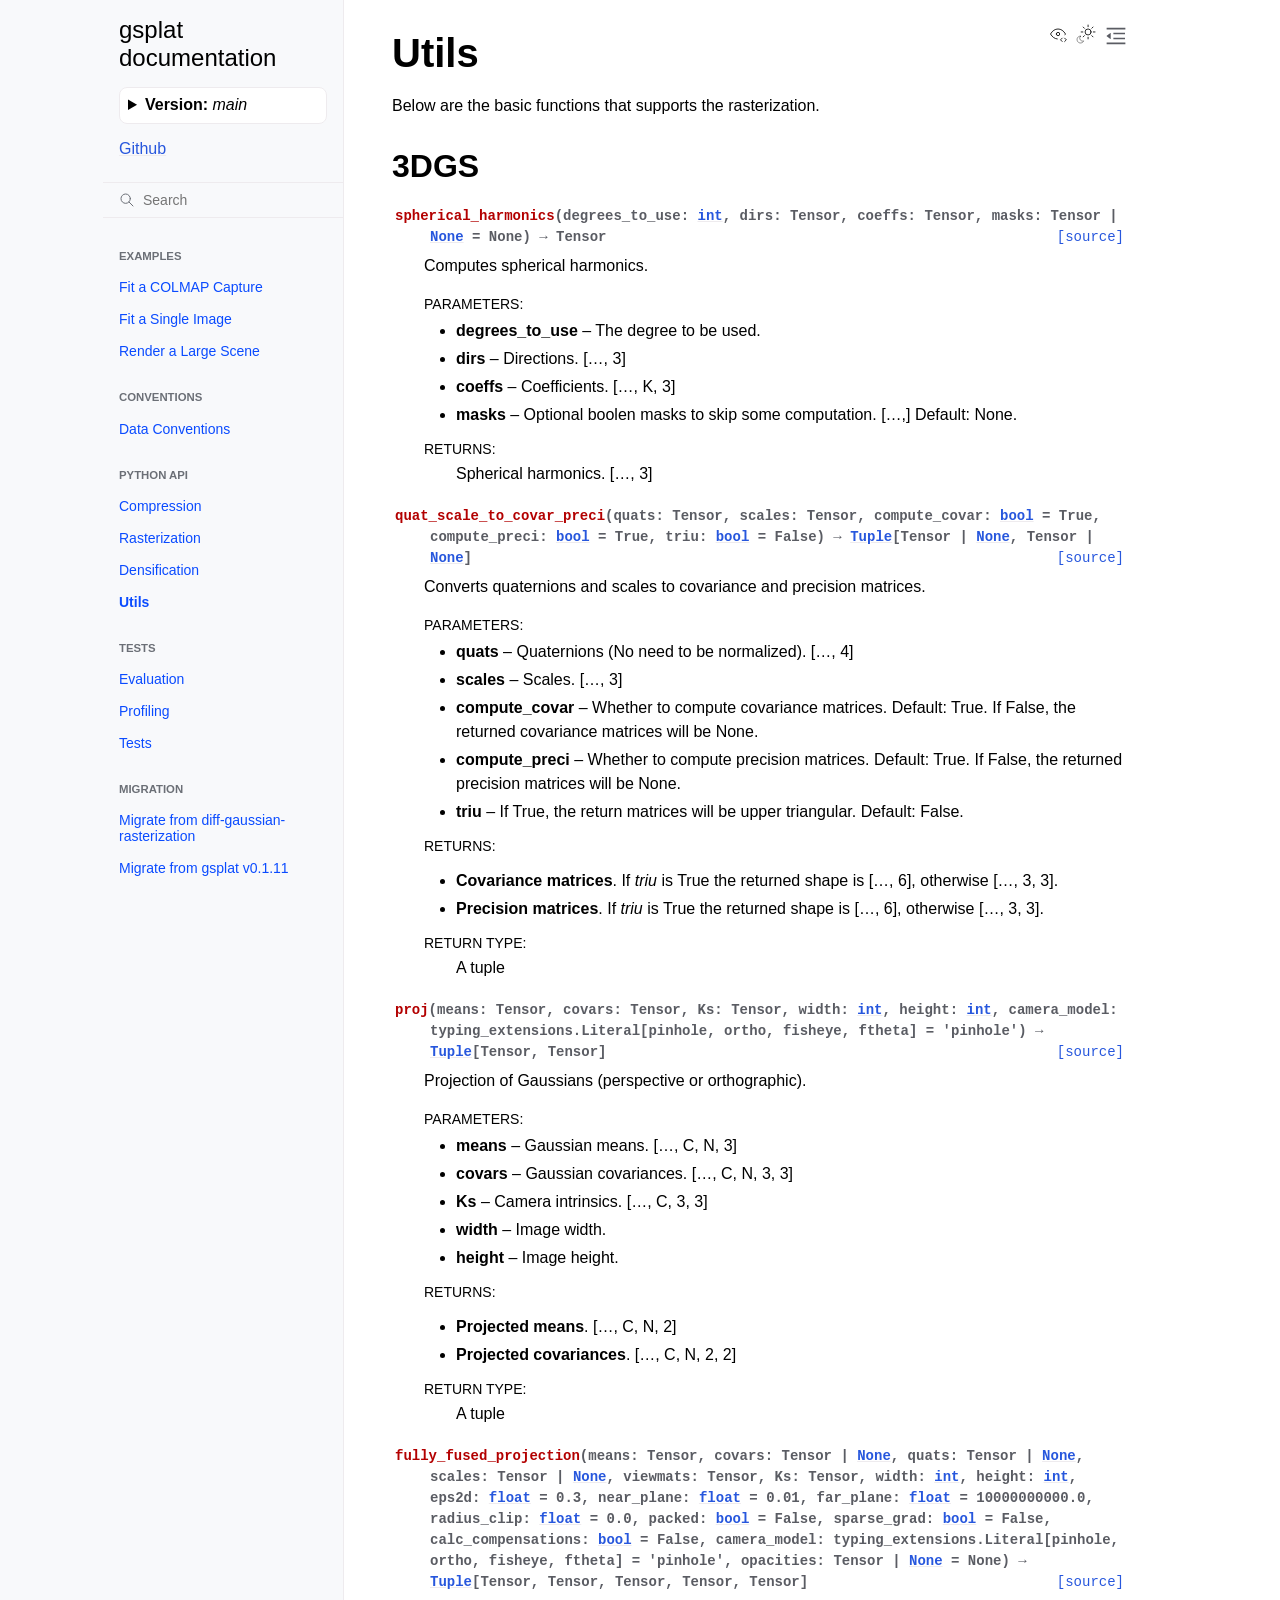
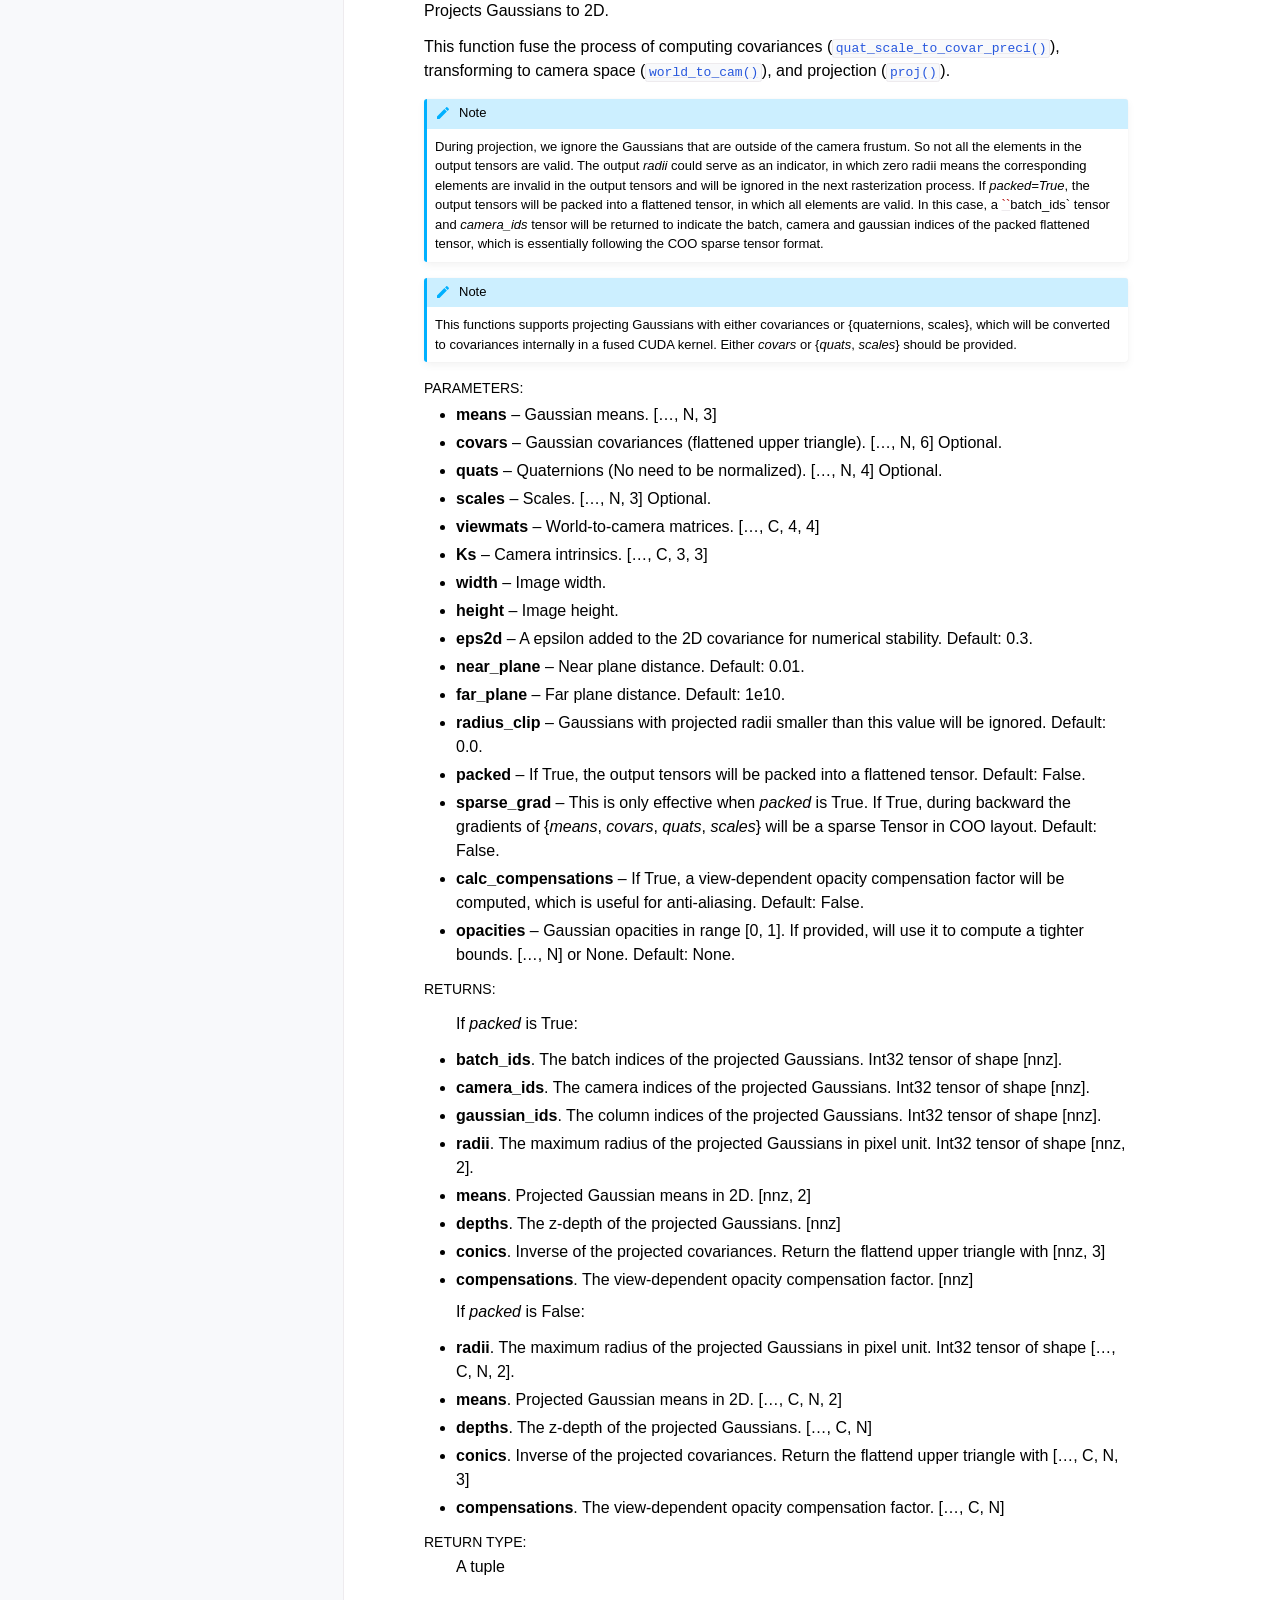
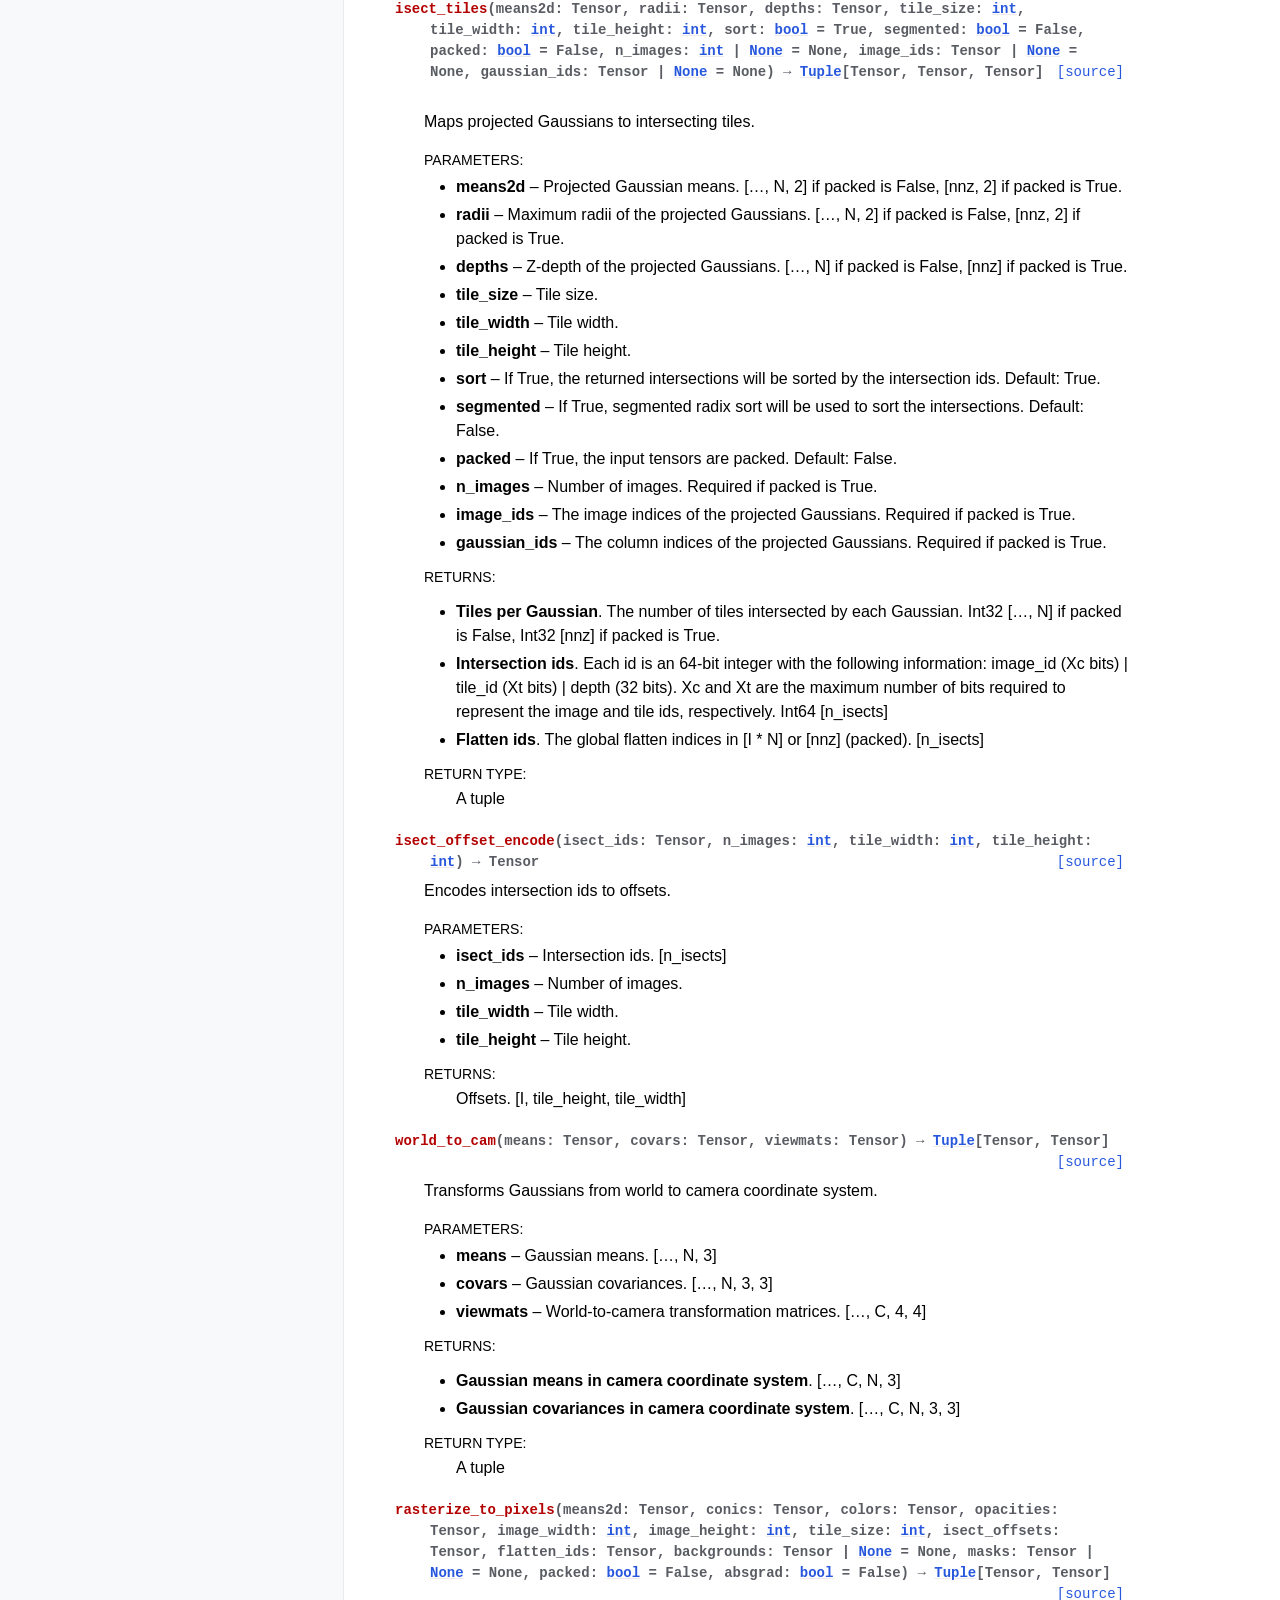
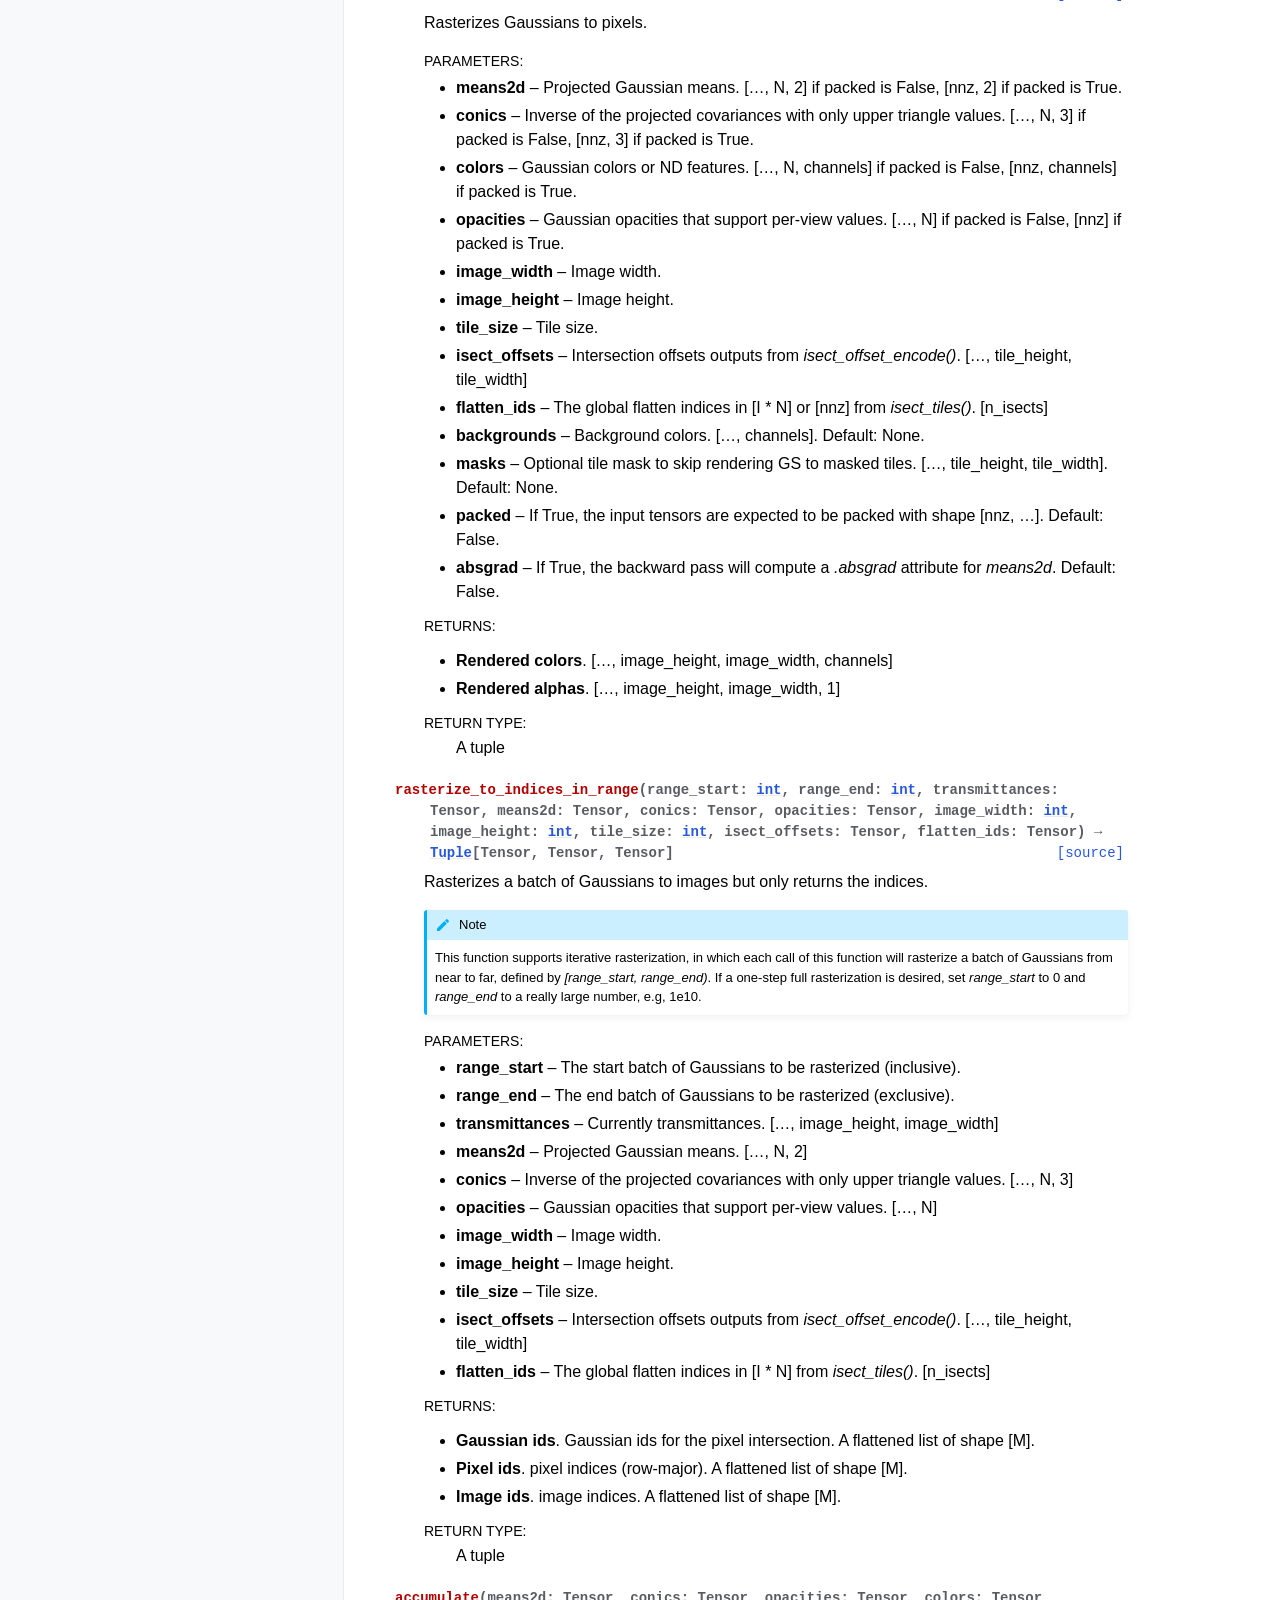
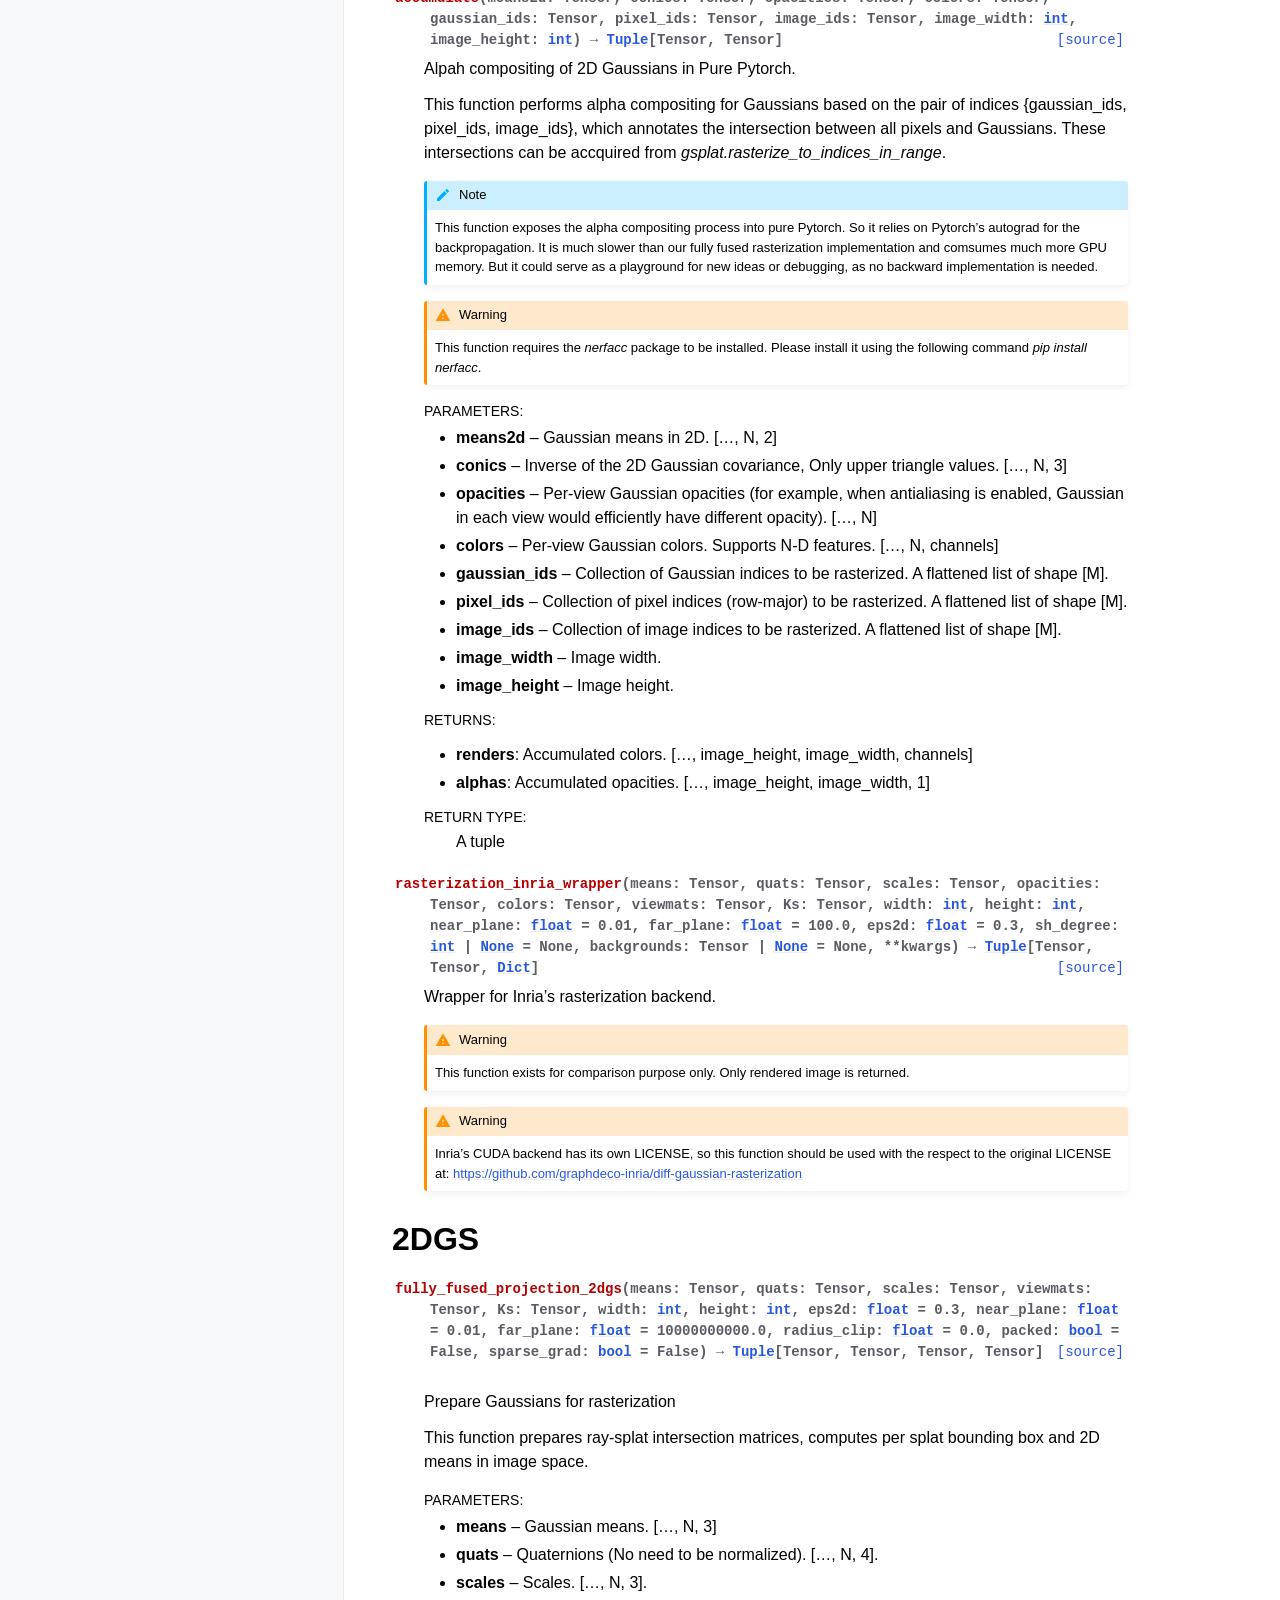
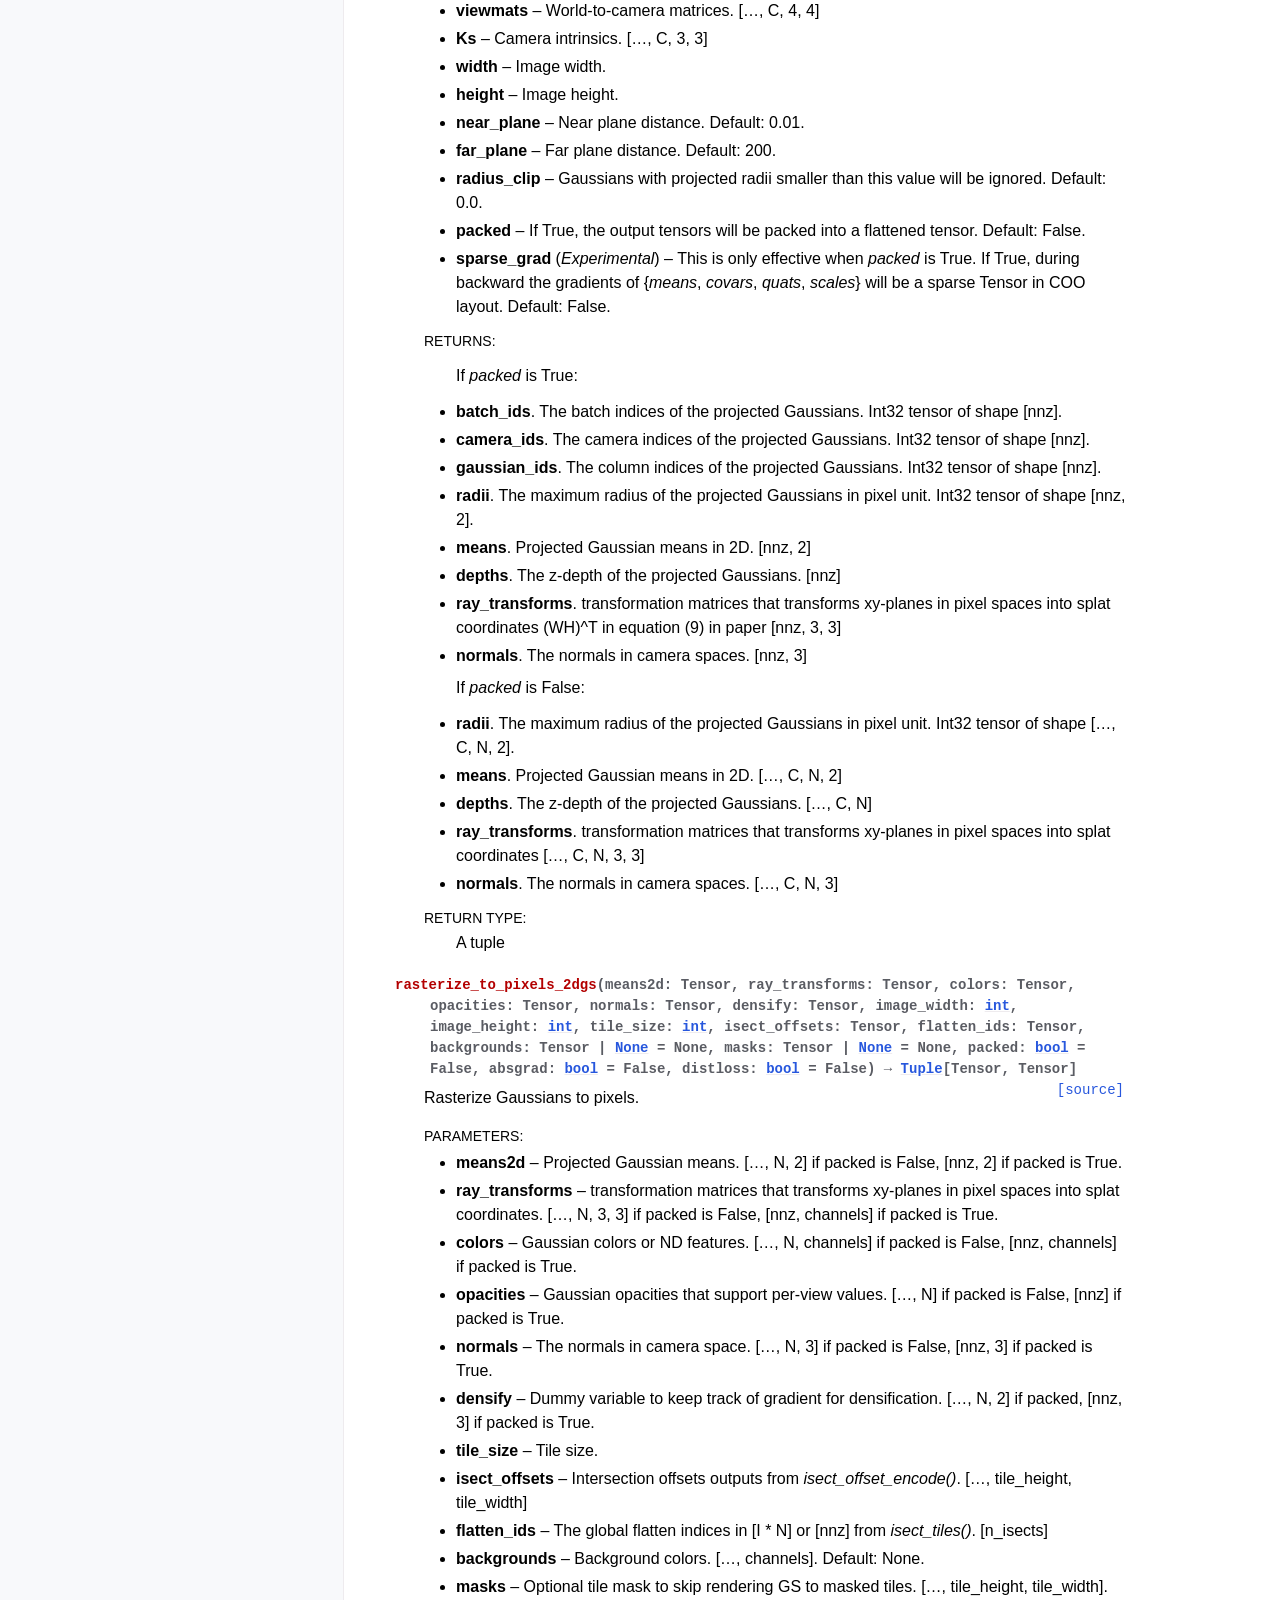
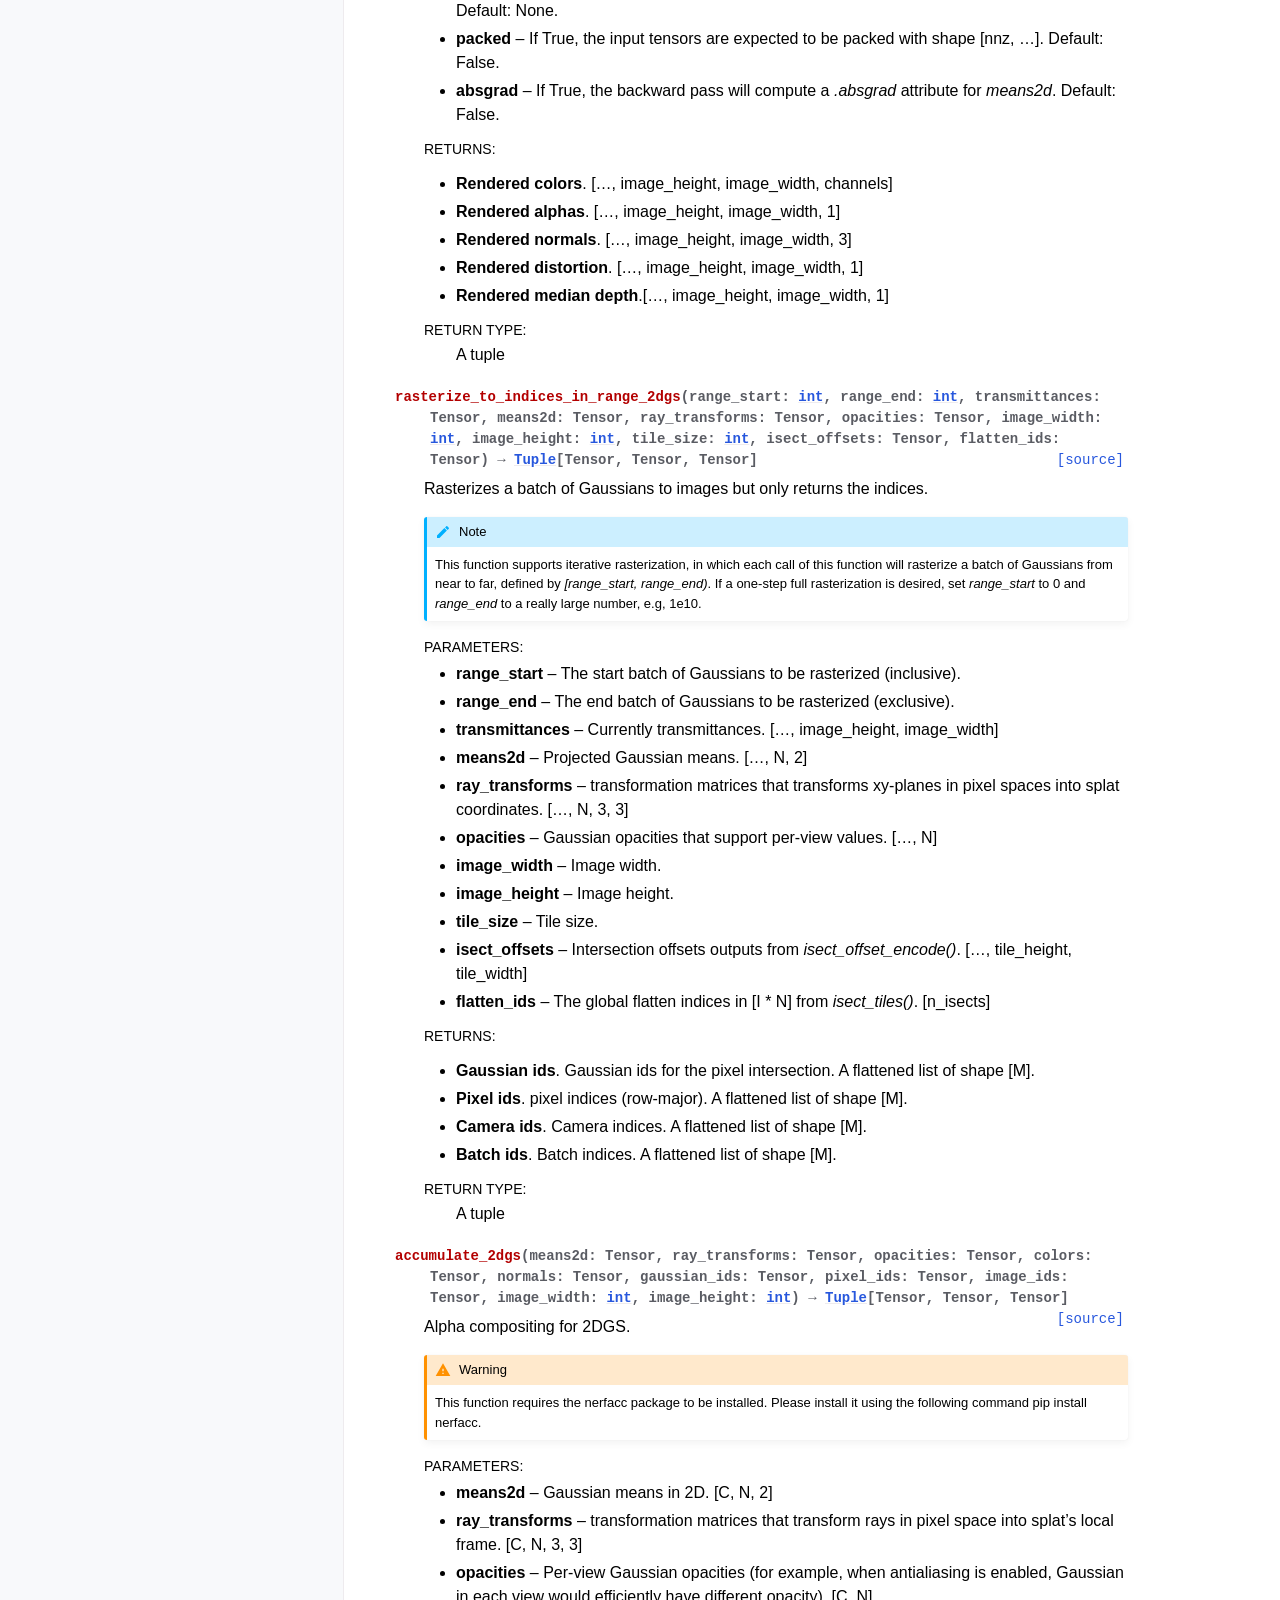
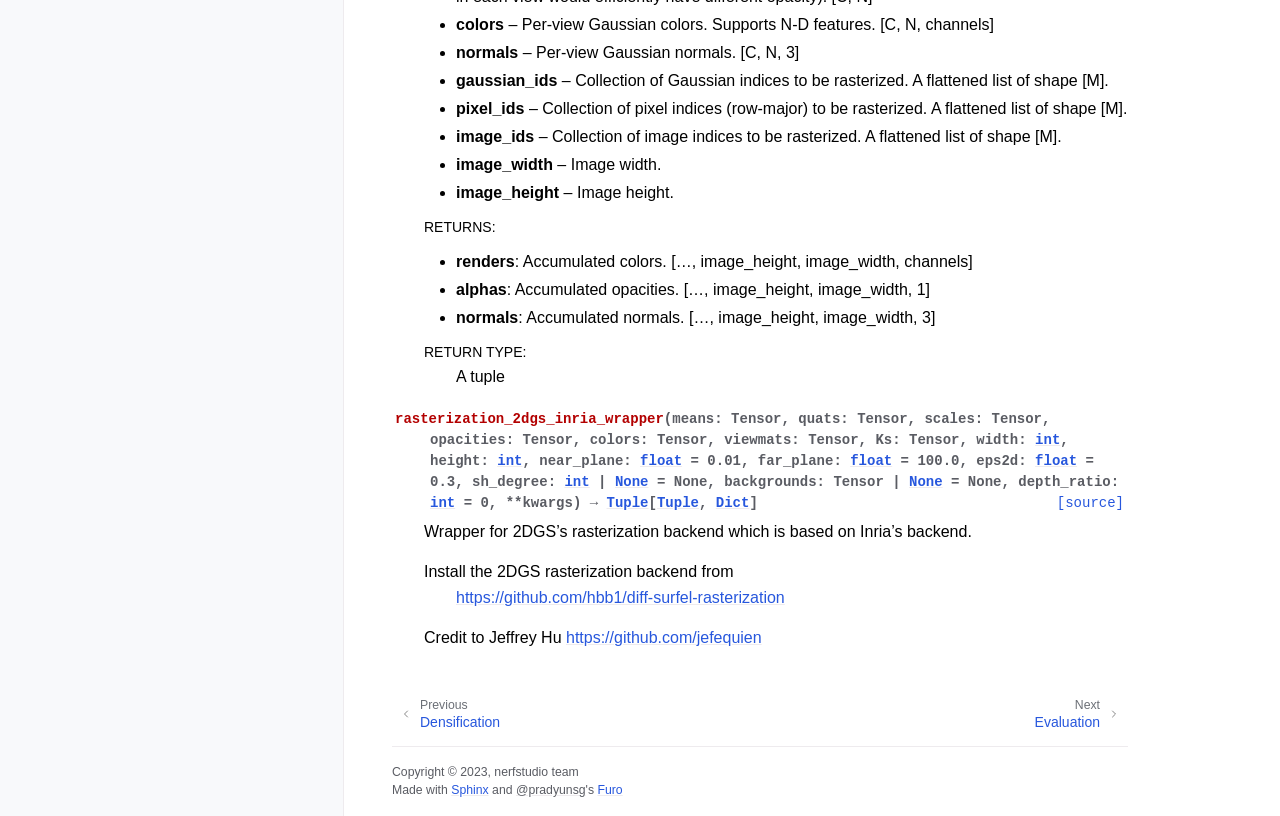
<file: main/apis/utils.html>
<!doctype html>
<html class="no-js" lang="en" data-content_root="../">
  <head><meta charset="utf-8">
    <meta name="viewport" content="width=device-width,initial-scale=1">
    <meta name="color-scheme" content="light dark"><meta name="viewport" content="width=device-width, initial-scale=1" />
<link rel="index" title="Index" href="../genindex.html"><link rel="search" title="Search" href="../search.html"><link rel="next" title="Evaluation" href="../tests/eval.html"><link rel="prev" title="Densification" href="strategy.html">

    <!-- Generated with Sphinx 7.4.7 and Furo 2025.12.19 -->
        <title>Utils - gsplat documentation</title>
      <link rel="stylesheet" type="text/css" href="../_static/pygments.css?v=d111a655" />
    <link rel="stylesheet" type="text/css" href="../_static/styles/furo.css?v=7bdb33bb" />
    <link rel="stylesheet" type="text/css" href="../_static/styles/furo-extensions.css?v=8dab3a3b" />
    
    


<style>
  body {
    --color-code-background: #f2f2f2;
  --color-code-foreground: #1e1e1e;
  
  }
  @media not print {
    body[data-theme="dark"] {
      --color-code-background: #202020;
  --color-code-foreground: #d0d0d0;
  
    }
    @media (prefers-color-scheme: dark) {
      body:not([data-theme="light"]) {
        --color-code-background: #202020;
  --color-code-foreground: #d0d0d0;
  
      }
    }
  }
</style></head>
  <body>
    
    <script>
      document.body.dataset.theme = localStorage.getItem("theme") || "auto";
    </script>
    

<svg xmlns="http://www.w3.org/2000/svg" style="display: none;">
  <symbol id="svg-toc" viewBox="0 0 24 24">
    <title>Contents</title>
    <svg stroke="currentColor" fill="currentColor" stroke-width="0" viewBox="0 0 1024 1024">
      <path d="M408 442h480c4.4 0 8-3.6 8-8v-56c0-4.4-3.6-8-8-8H408c-4.4 0-8 3.6-8 8v56c0 4.4 3.6 8 8 8zm-8 204c0 4.4 3.6 8 8 8h480c4.4 0 8-3.6 8-8v-56c0-4.4-3.6-8-8-8H408c-4.4 0-8 3.6-8 8v56zm504-486H120c-4.4 0-8 3.6-8 8v56c0 4.4 3.6 8 8 8h784c4.4 0 8-3.6 8-8v-56c0-4.4-3.6-8-8-8zm0 632H120c-4.4 0-8 3.6-8 8v56c0 4.4 3.6 8 8 8h784c4.4 0 8-3.6 8-8v-56c0-4.4-3.6-8-8-8zM115.4 518.9L271.7 642c5.8 4.6 14.4.5 14.4-6.9V388.9c0-7.4-8.5-11.5-14.4-6.9L115.4 505.1a8.74 8.74 0 0 0 0 13.8z"/>
    </svg>
  </symbol>
  <symbol id="svg-menu" viewBox="0 0 24 24">
    <title>Menu</title>
    <svg xmlns="http://www.w3.org/2000/svg" viewBox="0 0 24 24" fill="none" stroke="currentColor"
      stroke-width="2" stroke-linecap="round" stroke-linejoin="round" class="feather-menu">
      <line x1="3" y1="12" x2="21" y2="12"></line>
      <line x1="3" y1="6" x2="21" y2="6"></line>
      <line x1="3" y1="18" x2="21" y2="18"></line>
    </svg>
  </symbol>
  <symbol id="svg-arrow-right" viewBox="0 0 24 24">
    <title>Expand</title>
    <svg xmlns="http://www.w3.org/2000/svg" viewBox="0 0 24 24" fill="none" stroke="currentColor"
      stroke-width="2" stroke-linecap="round" stroke-linejoin="round" class="feather-chevron-right">
      <polyline points="9 18 15 12 9 6"></polyline>
    </svg>
  </symbol>
  <symbol id="svg-sun" viewBox="0 0 24 24">
    <title>Light mode</title>
    <svg xmlns="http://www.w3.org/2000/svg" viewBox="0 0 24 24" fill="none" stroke="currentColor"
      stroke-width="1" stroke-linecap="round" stroke-linejoin="round" class="feather-sun">
      <circle cx="12" cy="12" r="5"></circle>
      <line x1="12" y1="1" x2="12" y2="3"></line>
      <line x1="12" y1="21" x2="12" y2="23"></line>
      <line x1="4.22" y1="4.22" x2="5.64" y2="5.64"></line>
      <line x1="18.36" y1="18.36" x2="19.78" y2="19.78"></line>
      <line x1="1" y1="12" x2="3" y2="12"></line>
      <line x1="21" y1="12" x2="23" y2="12"></line>
      <line x1="4.22" y1="19.78" x2="5.64" y2="18.36"></line>
      <line x1="18.36" y1="5.64" x2="19.78" y2="4.22"></line>
    </svg>
  </symbol>
  <symbol id="svg-moon" viewBox="0 0 24 24">
    <title>Dark mode</title>
    <svg xmlns="http://www.w3.org/2000/svg" viewBox="0 0 24 24" fill="none" stroke="currentColor"
      stroke-width="1" stroke-linecap="round" stroke-linejoin="round" class="icon-tabler-moon">
      <path stroke="none" d="M0 0h24v24H0z" fill="none" />
      <path d="M12 3c.132 0 .263 0 .393 0a7.5 7.5 0 0 0 7.92 12.446a9 9 0 1 1 -8.313 -12.454z" />
    </svg>
  </symbol>
  <symbol id="svg-sun-with-moon" viewBox="0 0 24 24">
    <title>Auto light/dark, in light mode</title>
    <svg xmlns="http://www.w3.org/2000/svg" viewBox="0 0 24 24" fill="none" stroke="currentColor"
      stroke-width="1" stroke-linecap="round" stroke-linejoin="round"
      class="icon-custom-derived-from-feather-sun-and-tabler-moon">
      <path style="opacity: 50%" d="M 5.411 14.504 C 5.471 14.504 5.532 14.504 5.591 14.504 C 3.639 16.319 4.383 19.569 6.931 20.352 C 7.693 20.586 8.512 20.551 9.25 20.252 C 8.023 23.207 4.056 23.725 2.11 21.184 C 0.166 18.642 1.702 14.949 4.874 14.536 C 5.051 14.512 5.231 14.5 5.411 14.5 L 5.411 14.504 Z"/>
      <line x1="14.5" y1="3.25" x2="14.5" y2="1.25"/>
      <line x1="14.5" y1="15.85" x2="14.5" y2="17.85"/>
      <line x1="10.044" y1="5.094" x2="8.63" y2="3.68"/>
      <line x1="19" y1="14.05" x2="20.414" y2="15.464"/>
      <line x1="8.2" y1="9.55" x2="6.2" y2="9.55"/>
      <line x1="20.8" y1="9.55" x2="22.8" y2="9.55"/>
      <line x1="10.044" y1="14.006" x2="8.63" y2="15.42"/>
      <line x1="19" y1="5.05" x2="20.414" y2="3.636"/>
      <circle cx="14.5" cy="9.55" r="3.6"/>
    </svg>
  </symbol>
  <symbol id="svg-moon-with-sun" viewBox="0 0 24 24">
    <title>Auto light/dark, in dark mode</title>
    <svg xmlns="http://www.w3.org/2000/svg" viewBox="0 0 24 24" fill="none" stroke="currentColor"
      stroke-width="1" stroke-linecap="round" stroke-linejoin="round"
      class="icon-custom-derived-from-feather-sun-and-tabler-moon">
      <path d="M 8.282 7.007 C 8.385 7.007 8.494 7.007 8.595 7.007 C 5.18 10.184 6.481 15.869 10.942 17.24 C 12.275 17.648 13.706 17.589 15 17.066 C 12.851 22.236 5.91 23.143 2.505 18.696 C -0.897 14.249 1.791 7.786 7.342 7.063 C 7.652 7.021 7.965 7 8.282 7 L 8.282 7.007 Z"/>
      <line style="opacity: 50%" x1="18" y1="3.705" x2="18" y2="2.5"/>
      <line style="opacity: 50%" x1="18" y1="11.295" x2="18" y2="12.5"/>
      <line style="opacity: 50%" x1="15.316" y1="4.816" x2="14.464" y2="3.964"/>
      <line style="opacity: 50%" x1="20.711" y1="10.212" x2="21.563" y2="11.063"/>
      <line style="opacity: 50%" x1="14.205" y1="7.5" x2="13.001" y2="7.5"/>
      <line style="opacity: 50%" x1="21.795" y1="7.5" x2="23" y2="7.5"/>
      <line style="opacity: 50%" x1="15.316" y1="10.184" x2="14.464" y2="11.036"/>
      <line style="opacity: 50%" x1="20.711" y1="4.789" x2="21.563" y2="3.937"/>
      <circle style="opacity: 50%" cx="18" cy="7.5" r="2.169"/>
    </svg>
  </symbol>
  <symbol id="svg-pencil" viewBox="0 0 24 24">
    <svg xmlns="http://www.w3.org/2000/svg" viewBox="0 0 24 24" fill="none" stroke="currentColor"
      stroke-width="1" stroke-linecap="round" stroke-linejoin="round" class="icon-tabler-pencil-code">
      <path d="M4 20h4l10.5 -10.5a2.828 2.828 0 1 0 -4 -4l-10.5 10.5v4" />
      <path d="M13.5 6.5l4 4" />
      <path d="M20 21l2 -2l-2 -2" />
      <path d="M17 17l-2 2l2 2" />
    </svg>
  </symbol>
  <symbol id="svg-eye" viewBox="0 0 24 24">
    <svg xmlns="http://www.w3.org/2000/svg" viewBox="0 0 24 24" fill="none" stroke="currentColor"
      stroke-width="1" stroke-linecap="round" stroke-linejoin="round" class="icon-tabler-eye-code">
      <path stroke="none" d="M0 0h24v24H0z" fill="none" />
      <path d="M10 12a2 2 0 1 0 4 0a2 2 0 0 0 -4 0" />
      <path
        d="M11.11 17.958c-3.209 -.307 -5.91 -2.293 -8.11 -5.958c2.4 -4 5.4 -6 9 -6c3.6 0 6.6 2 9 6c-.21 .352 -.427 .688 -.647 1.008" />
      <path d="M20 21l2 -2l-2 -2" />
      <path d="M17 17l-2 2l2 2" />
    </svg>
  </symbol>
</svg>

<input type="checkbox" class="sidebar-toggle" name="__navigation" id="__navigation" aria-label="Toggle site navigation sidebar">
<input type="checkbox" class="sidebar-toggle" name="__toc" id="__toc" aria-label="Toggle table of contents sidebar">
<label class="overlay sidebar-overlay" for="__navigation"></label>
<label class="overlay toc-overlay" for="__toc"></label>

<a class="skip-to-content muted-link" href="#furo-main-content">Skip to content</a>



<div class="page">
  <header class="mobile-header">
    <div class="header-left">
      <label class="nav-overlay-icon" for="__navigation">
        <span class="icon"><svg><use href="#svg-menu"></use></svg></span>
      </label>
    </div>
    <div class="header-center">
      <a href="../index.html"><div class="brand">gsplat  documentation</div></a>
    </div>
    <div class="header-right">
      <div class="theme-toggle-container theme-toggle-header">
        <button class="theme-toggle" aria-label="Toggle Light / Dark / Auto color theme">
          <svg class="theme-icon-when-auto-light"><use href="#svg-sun-with-moon"></use></svg>
          <svg class="theme-icon-when-auto-dark"><use href="#svg-moon-with-sun"></use></svg>
          <svg class="theme-icon-when-dark"><use href="#svg-moon"></use></svg>
          <svg class="theme-icon-when-light"><use href="#svg-sun"></use></svg>
        </button>
      </div>
      <label class="toc-overlay-icon toc-header-icon" for="__toc">
        <span class="icon"><svg><use href="#svg-toc"></use></svg></span>
      </label>
    </div>
  </header>
  <aside class="sidebar-drawer">
    <div class="sidebar-container">
      
      <div class="sidebar-sticky"><a class="sidebar-brand" href="../index.html">
     
    <span class="sidebar-brand-text">gsplat  documentation</span> 
</a>

<!-- Dropdown for different versions of the docs. Slightly hacky. -->
<div style="padding: 0 1em;">
    <script>
      var DocsVersionsPopulated = false;

      async function getVersionList() {
        // This index.txt file is written by the docs.yml GitHub action.
        // https://github.com/nerfstudio-project/gsplat/blob/main/.github/workflows/doc.yml
        const response = await fetch(
          "https://docs.gsplat.studio/versions/index.txt",
          { cache: "no-cache" }
        );
        return await response.text();
      }
      async function DocsPopulateVersionDropDown () {
        // Load the version list lazily...
        if (DocsVersionsPopulated) {
          return;
        }
        DocsVersionsPopulated = true;

        console.log("Populating docs version list!")
        const versions = (await getVersionList()).trim().split("\n").reverse();
        console.log(versions);
        let htmlString = "<ul style='margin: 0.5rem 0 0 0'>";
        htmlString += `<li><a href="https://docs.gsplat.studio/main">main</a></li>`;
        for (let version of versions) {
          htmlString += `<li><a href="https://docs.gsplat.studio/versions/${version}">${version}</a></li>`;
        }

        htmlString += "</ul>";
        document.getElementById("version-dropdown").innerHTML = htmlString;
      }
    </script>
    <details
        style="padding: 0.5rem; background: var(--color-background-primary); border-radius: 0.5rem; border: 1px solid var(--color-sidebar-background-border);"
        ontoggle="DocsPopulateVersionDropDown()"
    >
    <summary style="cursor: pointer;"><strong>Version:</strong> <em>main</em></summary>
      <div id="version-dropdown"></div>
    </details>
    <!-- End dropdown -->
</div>

<div style="text-align: left; padding: 1em">
    <script async defer src="https://buttons.github.io/buttons.js"></script>
    <a class="github-button" href="https://github.com/nerfstudio-project/gsplat"
        data-color-scheme="no-preference: light; light: light; dark: light;" data-size="large" data-show-count="true"
        aria-label="Download buttons/github-buttons on GitHub">
        Github
    </a>
</div><form class="sidebar-search-container" method="get" action="../search.html" role="search">
  <input class="sidebar-search" placeholder="Search" name="q" aria-label="Search">
  <input type="hidden" name="check_keywords" value="yes">
  <input type="hidden" name="area" value="default">
</form>
<div id="searchbox"></div><div class="sidebar-scroll"><div class="sidebar-tree">
  <p class="caption" role="heading"><span class="caption-text">Examples</span></p>
<ul>
<li class="toctree-l1"><a class="reference internal" href="../examples/colmap.html">Fit a COLMAP Capture</a></li>
<li class="toctree-l1"><a class="reference internal" href="../examples/image.html">Fit a Single Image</a></li>
<li class="toctree-l1"><a class="reference internal" href="../examples/large_scale.html">Render a Large Scene</a></li>
</ul>
<p class="caption" role="heading"><span class="caption-text">Conventions</span></p>
<ul>
<li class="toctree-l1"><a class="reference internal" href="../conventions/data_conventions.html">Data Conventions</a></li>
</ul>
<p class="caption" role="heading"><span class="caption-text">Python API</span></p>
<ul class="current">
<li class="toctree-l1"><a class="reference internal" href="compression.html">Compression</a></li>
<li class="toctree-l1"><a class="reference internal" href="rasterization.html">Rasterization</a></li>
<li class="toctree-l1"><a class="reference internal" href="strategy.html">Densification</a></li>
<li class="toctree-l1 current current-page"><a class="current reference internal" href="#">Utils</a></li>
</ul>
<p class="caption" role="heading"><span class="caption-text">Tests</span></p>
<ul>
<li class="toctree-l1"><a class="reference internal" href="../tests/eval.html">Evaluation</a></li>
<li class="toctree-l1"><a class="reference internal" href="../tests/profile.html">Profiling</a></li>
<li class="toctree-l1"><a class="reference internal" href="../tests/tests.html">Tests</a></li>
</ul>
<p class="caption" role="heading"><span class="caption-text">Migration</span></p>
<ul>
<li class="toctree-l1"><a class="reference internal" href="../migration/migration_inria.html">Migrate from diff-gaussian-rasterization</a></li>
<li class="toctree-l1"><a class="reference internal" href="../migration/migration_legacy.html">Migrate from gsplat v0.1.11</a></li>
</ul>

</div>
</div>

      </div>
      
    </div>
  </aside>
  <div class="main">
    <div class="content">
      <div class="article-container">
        <a href="#" class="back-to-top muted-link">
          <svg xmlns="http://www.w3.org/2000/svg" viewBox="0 0 24 24">
            <path d="M13 20h-2V8l-5.5 5.5-1.42-1.42L12 4.16l7.92 7.92-1.42 1.42L13 8v12z"></path>
          </svg>
          <span>Back to top</span>
        </a>
        <div class="content-icon-container">
          <div class="view-this-page">
  <a class="muted-link" href="../_sources/apis/utils.rst.txt" title="View this page">
    <svg><use href="#svg-eye"></use></svg>
    <span class="visually-hidden">View this page</span>
  </a>
</div>
<div class="theme-toggle-container theme-toggle-content">
            <button class="theme-toggle" aria-label="Toggle Light / Dark / Auto color theme">
              <svg class="theme-icon-when-auto-light"><use href="#svg-sun-with-moon"></use></svg>
              <svg class="theme-icon-when-auto-dark"><use href="#svg-moon-with-sun"></use></svg>
              <svg class="theme-icon-when-dark"><use href="#svg-moon"></use></svg>
              <svg class="theme-icon-when-light"><use href="#svg-sun"></use></svg>
            </button>
          </div>
          <label class="toc-overlay-icon toc-content-icon" for="__toc">
            <span class="icon"><svg><use href="#svg-toc"></use></svg></span>
          </label>
        </div>
        <article role="main" id="furo-main-content">
          <section id="utils">
<h1>Utils<a class="headerlink" href="#utils" title="Link to this heading">¶</a></h1>
<p>Below are the basic functions that supports the rasterization.</p>
<section id="dgs">
<h2>3DGS<a class="headerlink" href="#dgs" title="Link to this heading">¶</a></h2>
<dl class="py function">
<dt class="sig sig-object py" id="gsplat.spherical_harmonics">
<span class="sig-name descname"><span class="pre">spherical_harmonics</span></span><span class="sig-paren">(</span><em class="sig-param"><span class="n"><span class="pre">degrees_to_use</span></span><span class="p"><span class="pre">:</span></span><span class="w"> </span><span class="n"><a class="reference external" href="https://docs.python.org/3/builtins/functions.html#int" title="(in Python v3.14)"><span class="pre">int</span></a></span></em>, <em class="sig-param"><span class="n"><span class="pre">dirs</span></span><span class="p"><span class="pre">:</span></span><span class="w"> </span><span class="n"><span class="pre">Tensor</span></span></em>, <em class="sig-param"><span class="n"><span class="pre">coeffs</span></span><span class="p"><span class="pre">:</span></span><span class="w"> </span><span class="n"><span class="pre">Tensor</span></span></em>, <em class="sig-param"><span class="n"><span class="pre">masks</span></span><span class="p"><span class="pre">:</span></span><span class="w"> </span><span class="n"><span class="pre">Tensor</span><span class="w"> </span><span class="p"><span class="pre">|</span></span><span class="w"> </span><a class="reference external" href="https://docs.python.org/3/builtins/constants.html#None" title="(in Python v3.14)"><span class="pre">None</span></a></span><span class="w"> </span><span class="o"><span class="pre">=</span></span><span class="w"> </span><span class="default_value"><span class="pre">None</span></span></em><span class="sig-paren">)</span> <span class="sig-return"><span class="sig-return-icon">&#x2192;</span> <span class="sig-return-typehint"><span class="pre">Tensor</span></span></span><a class="reference internal" href="../_modules/gsplat/cuda/_wrapper.html#spherical_harmonics"><span class="viewcode-link"><span class="pre">[source]</span></span></a><a class="headerlink" href="#gsplat.spherical_harmonics" title="Link to this definition">¶</a></dt>
<dd><p>Computes spherical harmonics.</p>
<dl class="field-list simple">
<dt class="field-odd">Parameters<span class="colon">:</span></dt>
<dd class="field-odd"><ul class="simple">
<li><p><strong>degrees_to_use</strong> – The degree to be used.</p></li>
<li><p><strong>dirs</strong> – Directions. […, 3]</p></li>
<li><p><strong>coeffs</strong> – Coefficients. […, K, 3]</p></li>
<li><p><strong>masks</strong> – Optional boolen masks to skip some computation. […,] Default: None.</p></li>
</ul>
</dd>
<dt class="field-even">Returns<span class="colon">:</span></dt>
<dd class="field-even"><p>Spherical harmonics. […, 3]</p>
</dd>
</dl>
</dd></dl>

<dl class="py function">
<dt class="sig sig-object py" id="gsplat.quat_scale_to_covar_preci">
<span class="sig-name descname"><span class="pre">quat_scale_to_covar_preci</span></span><span class="sig-paren">(</span><em class="sig-param"><span class="n"><span class="pre">quats</span></span><span class="p"><span class="pre">:</span></span><span class="w"> </span><span class="n"><span class="pre">Tensor</span></span></em>, <em class="sig-param"><span class="n"><span class="pre">scales</span></span><span class="p"><span class="pre">:</span></span><span class="w"> </span><span class="n"><span class="pre">Tensor</span></span></em>, <em class="sig-param"><span class="n"><span class="pre">compute_covar</span></span><span class="p"><span class="pre">:</span></span><span class="w"> </span><span class="n"><a class="reference external" href="https://docs.python.org/3/builtins/functions.html#bool" title="(in Python v3.14)"><span class="pre">bool</span></a></span><span class="w"> </span><span class="o"><span class="pre">=</span></span><span class="w"> </span><span class="default_value"><span class="pre">True</span></span></em>, <em class="sig-param"><span class="n"><span class="pre">compute_preci</span></span><span class="p"><span class="pre">:</span></span><span class="w"> </span><span class="n"><a class="reference external" href="https://docs.python.org/3/builtins/functions.html#bool" title="(in Python v3.14)"><span class="pre">bool</span></a></span><span class="w"> </span><span class="o"><span class="pre">=</span></span><span class="w"> </span><span class="default_value"><span class="pre">True</span></span></em>, <em class="sig-param"><span class="n"><span class="pre">triu</span></span><span class="p"><span class="pre">:</span></span><span class="w"> </span><span class="n"><a class="reference external" href="https://docs.python.org/3/builtins/functions.html#bool" title="(in Python v3.14)"><span class="pre">bool</span></a></span><span class="w"> </span><span class="o"><span class="pre">=</span></span><span class="w"> </span><span class="default_value"><span class="pre">False</span></span></em><span class="sig-paren">)</span> <span class="sig-return"><span class="sig-return-icon">&#x2192;</span> <span class="sig-return-typehint"><a class="reference external" href="https://docs.python.org/3/library/typing.html#typing.Tuple" title="(in Python v3.14)"><span class="pre">Tuple</span></a><span class="p"><span class="pre">[</span></span><span class="pre">Tensor</span><span class="w"> </span><span class="p"><span class="pre">|</span></span><span class="w"> </span><a class="reference external" href="https://docs.python.org/3/builtins/constants.html#None" title="(in Python v3.14)"><span class="pre">None</span></a><span class="p"><span class="pre">,</span></span><span class="w"> </span><span class="pre">Tensor</span><span class="w"> </span><span class="p"><span class="pre">|</span></span><span class="w"> </span><a class="reference external" href="https://docs.python.org/3/builtins/constants.html#None" title="(in Python v3.14)"><span class="pre">None</span></a><span class="p"><span class="pre">]</span></span></span></span><a class="reference internal" href="../_modules/gsplat/cuda/_wrapper.html#quat_scale_to_covar_preci"><span class="viewcode-link"><span class="pre">[source]</span></span></a><a class="headerlink" href="#gsplat.quat_scale_to_covar_preci" title="Link to this definition">¶</a></dt>
<dd><p>Converts quaternions and scales to covariance and precision matrices.</p>
<dl class="field-list simple">
<dt class="field-odd">Parameters<span class="colon">:</span></dt>
<dd class="field-odd"><ul class="simple">
<li><p><strong>quats</strong> – Quaternions (No need to be normalized). […, 4]</p></li>
<li><p><strong>scales</strong> – Scales. […, 3]</p></li>
<li><p><strong>compute_covar</strong> – Whether to compute covariance matrices. Default: True. If False,
the returned covariance matrices will be None.</p></li>
<li><p><strong>compute_preci</strong> – Whether to compute precision matrices. Default: True. If False,
the returned precision matrices will be None.</p></li>
<li><p><strong>triu</strong> – If True, the return matrices will be upper triangular. Default: False.</p></li>
</ul>
</dd>
<dt class="field-even">Returns<span class="colon">:</span></dt>
<dd class="field-even"><p><ul class="simple">
<li><p><strong>Covariance matrices</strong>. If <cite>triu</cite> is True the returned shape is […, 6], otherwise […, 3, 3].</p></li>
<li><p><strong>Precision matrices</strong>. If <cite>triu</cite> is True the returned shape is […, 6], otherwise […, 3, 3].</p></li>
</ul>
</p>
</dd>
<dt class="field-odd">Return type<span class="colon">:</span></dt>
<dd class="field-odd"><p>A tuple</p>
</dd>
</dl>
</dd></dl>

<dl class="py function">
<dt class="sig sig-object py" id="gsplat.proj">
<span class="sig-name descname"><span class="pre">proj</span></span><span class="sig-paren">(</span><em class="sig-param"><span class="n"><span class="pre">means</span></span><span class="p"><span class="pre">:</span></span><span class="w"> </span><span class="n"><span class="pre">Tensor</span></span></em>, <em class="sig-param"><span class="n"><span class="pre">covars</span></span><span class="p"><span class="pre">:</span></span><span class="w"> </span><span class="n"><span class="pre">Tensor</span></span></em>, <em class="sig-param"><span class="n"><span class="pre">Ks</span></span><span class="p"><span class="pre">:</span></span><span class="w"> </span><span class="n"><span class="pre">Tensor</span></span></em>, <em class="sig-param"><span class="n"><span class="pre">width</span></span><span class="p"><span class="pre">:</span></span><span class="w"> </span><span class="n"><a class="reference external" href="https://docs.python.org/3/builtins/functions.html#int" title="(in Python v3.14)"><span class="pre">int</span></a></span></em>, <em class="sig-param"><span class="n"><span class="pre">height</span></span><span class="p"><span class="pre">:</span></span><span class="w"> </span><span class="n"><a class="reference external" href="https://docs.python.org/3/builtins/functions.html#int" title="(in Python v3.14)"><span class="pre">int</span></a></span></em>, <em class="sig-param"><span class="n"><span class="pre">camera_model</span></span><span class="p"><span class="pre">:</span></span><span class="w"> </span><span class="n"><span class="pre">typing_extensions.Literal</span><span class="p"><span class="pre">[</span></span><span class="pre">pinhole</span><span class="p"><span class="pre">,</span></span><span class="w"> </span><span class="pre">ortho</span><span class="p"><span class="pre">,</span></span><span class="w"> </span><span class="pre">fisheye</span><span class="p"><span class="pre">,</span></span><span class="w"> </span><span class="pre">ftheta</span><span class="p"><span class="pre">]</span></span></span><span class="w"> </span><span class="o"><span class="pre">=</span></span><span class="w"> </span><span class="default_value"><span class="pre">'pinhole'</span></span></em><span class="sig-paren">)</span> <span class="sig-return"><span class="sig-return-icon">&#x2192;</span> <span class="sig-return-typehint"><a class="reference external" href="https://docs.python.org/3/library/typing.html#typing.Tuple" title="(in Python v3.14)"><span class="pre">Tuple</span></a><span class="p"><span class="pre">[</span></span><span class="pre">Tensor</span><span class="p"><span class="pre">,</span></span><span class="w"> </span><span class="pre">Tensor</span><span class="p"><span class="pre">]</span></span></span></span><a class="reference internal" href="../_modules/gsplat/cuda/_wrapper.html#proj"><span class="viewcode-link"><span class="pre">[source]</span></span></a><a class="headerlink" href="#gsplat.proj" title="Link to this definition">¶</a></dt>
<dd><p>Projection of Gaussians (perspective or orthographic).</p>
<dl class="field-list simple">
<dt class="field-odd">Parameters<span class="colon">:</span></dt>
<dd class="field-odd"><ul class="simple">
<li><p><strong>means</strong> – Gaussian means. […, C, N, 3]</p></li>
<li><p><strong>covars</strong> – Gaussian covariances. […, C, N, 3, 3]</p></li>
<li><p><strong>Ks</strong> – Camera intrinsics. […, C, 3, 3]</p></li>
<li><p><strong>width</strong> – Image width.</p></li>
<li><p><strong>height</strong> – Image height.</p></li>
</ul>
</dd>
<dt class="field-even">Returns<span class="colon">:</span></dt>
<dd class="field-even"><p><ul class="simple">
<li><p><strong>Projected means</strong>. […, C, N, 2]</p></li>
<li><p><strong>Projected covariances</strong>. […, C, N, 2, 2]</p></li>
</ul>
</p>
</dd>
<dt class="field-odd">Return type<span class="colon">:</span></dt>
<dd class="field-odd"><p>A tuple</p>
</dd>
</dl>
</dd></dl>

<dl class="py function">
<dt class="sig sig-object py" id="gsplat.fully_fused_projection">
<span class="sig-name descname"><span class="pre">fully_fused_projection</span></span><span class="sig-paren">(</span><em class="sig-param"><span class="n"><span class="pre">means</span></span><span class="p"><span class="pre">:</span></span><span class="w"> </span><span class="n"><span class="pre">Tensor</span></span></em>, <em class="sig-param"><span class="n"><span class="pre">covars</span></span><span class="p"><span class="pre">:</span></span><span class="w"> </span><span class="n"><span class="pre">Tensor</span><span class="w"> </span><span class="p"><span class="pre">|</span></span><span class="w"> </span><a class="reference external" href="https://docs.python.org/3/builtins/constants.html#None" title="(in Python v3.14)"><span class="pre">None</span></a></span></em>, <em class="sig-param"><span class="n"><span class="pre">quats</span></span><span class="p"><span class="pre">:</span></span><span class="w"> </span><span class="n"><span class="pre">Tensor</span><span class="w"> </span><span class="p"><span class="pre">|</span></span><span class="w"> </span><a class="reference external" href="https://docs.python.org/3/builtins/constants.html#None" title="(in Python v3.14)"><span class="pre">None</span></a></span></em>, <em class="sig-param"><span class="n"><span class="pre">scales</span></span><span class="p"><span class="pre">:</span></span><span class="w"> </span><span class="n"><span class="pre">Tensor</span><span class="w"> </span><span class="p"><span class="pre">|</span></span><span class="w"> </span><a class="reference external" href="https://docs.python.org/3/builtins/constants.html#None" title="(in Python v3.14)"><span class="pre">None</span></a></span></em>, <em class="sig-param"><span class="n"><span class="pre">viewmats</span></span><span class="p"><span class="pre">:</span></span><span class="w"> </span><span class="n"><span class="pre">Tensor</span></span></em>, <em class="sig-param"><span class="n"><span class="pre">Ks</span></span><span class="p"><span class="pre">:</span></span><span class="w"> </span><span class="n"><span class="pre">Tensor</span></span></em>, <em class="sig-param"><span class="n"><span class="pre">width</span></span><span class="p"><span class="pre">:</span></span><span class="w"> </span><span class="n"><a class="reference external" href="https://docs.python.org/3/builtins/functions.html#int" title="(in Python v3.14)"><span class="pre">int</span></a></span></em>, <em class="sig-param"><span class="n"><span class="pre">height</span></span><span class="p"><span class="pre">:</span></span><span class="w"> </span><span class="n"><a class="reference external" href="https://docs.python.org/3/builtins/functions.html#int" title="(in Python v3.14)"><span class="pre">int</span></a></span></em>, <em class="sig-param"><span class="n"><span class="pre">eps2d</span></span><span class="p"><span class="pre">:</span></span><span class="w"> </span><span class="n"><a class="reference external" href="https://docs.python.org/3/builtins/functions.html#float" title="(in Python v3.14)"><span class="pre">float</span></a></span><span class="w"> </span><span class="o"><span class="pre">=</span></span><span class="w"> </span><span class="default_value"><span class="pre">0.3</span></span></em>, <em class="sig-param"><span class="n"><span class="pre">near_plane</span></span><span class="p"><span class="pre">:</span></span><span class="w"> </span><span class="n"><a class="reference external" href="https://docs.python.org/3/builtins/functions.html#float" title="(in Python v3.14)"><span class="pre">float</span></a></span><span class="w"> </span><span class="o"><span class="pre">=</span></span><span class="w"> </span><span class="default_value"><span class="pre">0.01</span></span></em>, <em class="sig-param"><span class="n"><span class="pre">far_plane</span></span><span class="p"><span class="pre">:</span></span><span class="w"> </span><span class="n"><a class="reference external" href="https://docs.python.org/3/builtins/functions.html#float" title="(in Python v3.14)"><span class="pre">float</span></a></span><span class="w"> </span><span class="o"><span class="pre">=</span></span><span class="w"> </span><span class="default_value"><span class="pre">10000000000.0</span></span></em>, <em class="sig-param"><span class="n"><span class="pre">radius_clip</span></span><span class="p"><span class="pre">:</span></span><span class="w"> </span><span class="n"><a class="reference external" href="https://docs.python.org/3/builtins/functions.html#float" title="(in Python v3.14)"><span class="pre">float</span></a></span><span class="w"> </span><span class="o"><span class="pre">=</span></span><span class="w"> </span><span class="default_value"><span class="pre">0.0</span></span></em>, <em class="sig-param"><span class="n"><span class="pre">packed</span></span><span class="p"><span class="pre">:</span></span><span class="w"> </span><span class="n"><a class="reference external" href="https://docs.python.org/3/builtins/functions.html#bool" title="(in Python v3.14)"><span class="pre">bool</span></a></span><span class="w"> </span><span class="o"><span class="pre">=</span></span><span class="w"> </span><span class="default_value"><span class="pre">False</span></span></em>, <em class="sig-param"><span class="n"><span class="pre">sparse_grad</span></span><span class="p"><span class="pre">:</span></span><span class="w"> </span><span class="n"><a class="reference external" href="https://docs.python.org/3/builtins/functions.html#bool" title="(in Python v3.14)"><span class="pre">bool</span></a></span><span class="w"> </span><span class="o"><span class="pre">=</span></span><span class="w"> </span><span class="default_value"><span class="pre">False</span></span></em>, <em class="sig-param"><span class="n"><span class="pre">calc_compensations</span></span><span class="p"><span class="pre">:</span></span><span class="w"> </span><span class="n"><a class="reference external" href="https://docs.python.org/3/builtins/functions.html#bool" title="(in Python v3.14)"><span class="pre">bool</span></a></span><span class="w"> </span><span class="o"><span class="pre">=</span></span><span class="w"> </span><span class="default_value"><span class="pre">False</span></span></em>, <em class="sig-param"><span class="n"><span class="pre">camera_model</span></span><span class="p"><span class="pre">:</span></span><span class="w"> </span><span class="n"><span class="pre">typing_extensions.Literal</span><span class="p"><span class="pre">[</span></span><span class="pre">pinhole</span><span class="p"><span class="pre">,</span></span><span class="w"> </span><span class="pre">ortho</span><span class="p"><span class="pre">,</span></span><span class="w"> </span><span class="pre">fisheye</span><span class="p"><span class="pre">,</span></span><span class="w"> </span><span class="pre">ftheta</span><span class="p"><span class="pre">]</span></span></span><span class="w"> </span><span class="o"><span class="pre">=</span></span><span class="w"> </span><span class="default_value"><span class="pre">'pinhole'</span></span></em>, <em class="sig-param"><span class="n"><span class="pre">opacities</span></span><span class="p"><span class="pre">:</span></span><span class="w"> </span><span class="n"><span class="pre">Tensor</span><span class="w"> </span><span class="p"><span class="pre">|</span></span><span class="w"> </span><a class="reference external" href="https://docs.python.org/3/builtins/constants.html#None" title="(in Python v3.14)"><span class="pre">None</span></a></span><span class="w"> </span><span class="o"><span class="pre">=</span></span><span class="w"> </span><span class="default_value"><span class="pre">None</span></span></em><span class="sig-paren">)</span> <span class="sig-return"><span class="sig-return-icon">&#x2192;</span> <span class="sig-return-typehint"><a class="reference external" href="https://docs.python.org/3/library/typing.html#typing.Tuple" title="(in Python v3.14)"><span class="pre">Tuple</span></a><span class="p"><span class="pre">[</span></span><span class="pre">Tensor</span><span class="p"><span class="pre">,</span></span><span class="w"> </span><span class="pre">Tensor</span><span class="p"><span class="pre">,</span></span><span class="w"> </span><span class="pre">Tensor</span><span class="p"><span class="pre">,</span></span><span class="w"> </span><span class="pre">Tensor</span><span class="p"><span class="pre">,</span></span><span class="w"> </span><span class="pre">Tensor</span><span class="p"><span class="pre">]</span></span></span></span><a class="reference internal" href="../_modules/gsplat/cuda/_wrapper.html#fully_fused_projection"><span class="viewcode-link"><span class="pre">[source]</span></span></a><a class="headerlink" href="#gsplat.fully_fused_projection" title="Link to this definition">¶</a></dt>
<dd><p>Projects Gaussians to 2D.</p>
<p>This function fuse the process of computing covariances
(<a class="reference internal" href="#gsplat.quat_scale_to_covar_preci" title="gsplat.quat_scale_to_covar_preci"><code class="xref py py-func docutils literal notranslate"><span class="pre">quat_scale_to_covar_preci()</span></code></a>), transforming to camera space (<a class="reference internal" href="#gsplat.world_to_cam" title="gsplat.world_to_cam"><code class="xref py py-func docutils literal notranslate"><span class="pre">world_to_cam()</span></code></a>),
and projection (<a class="reference internal" href="#gsplat.proj" title="gsplat.proj"><code class="xref py py-func docutils literal notranslate"><span class="pre">proj()</span></code></a>).</p>
<div class="admonition note">
<p class="admonition-title">Note</p>
<p>During projection, we ignore the Gaussians that are outside of the camera frustum.
So not all the elements in the output tensors are valid. The output <cite>radii</cite> could serve as
an indicator, in which zero radii means the corresponding elements are invalid in
the output tensors and will be ignored in the next rasterization process. If <cite>packed=True</cite>,
the output tensors will be packed into a flattened tensor, in which all elements are valid.
In this case, a <a href="#id1"><span class="problematic" id="id2">``</span></a>batch_ids` tensor and <cite>camera_ids</cite> tensor will be returned to indicate the
batch, camera and gaussian indices of the packed flattened tensor, which is essentially following the
COO sparse tensor format.</p>
</div>
<div class="admonition note">
<p class="admonition-title">Note</p>
<p>This functions supports projecting Gaussians with either covariances or {quaternions, scales},
which will be converted to covariances internally in a fused CUDA kernel. Either <cite>covars</cite> or
{<cite>quats</cite>, <cite>scales</cite>} should be provided.</p>
</div>
<dl class="field-list simple">
<dt class="field-odd">Parameters<span class="colon">:</span></dt>
<dd class="field-odd"><ul class="simple">
<li><p><strong>means</strong> – Gaussian means. […, N, 3]</p></li>
<li><p><strong>covars</strong> – Gaussian covariances (flattened upper triangle). […, N, 6] Optional.</p></li>
<li><p><strong>quats</strong> – Quaternions (No need to be normalized). […, N, 4] Optional.</p></li>
<li><p><strong>scales</strong> – Scales. […, N, 3] Optional.</p></li>
<li><p><strong>viewmats</strong> – World-to-camera matrices. […, C, 4, 4]</p></li>
<li><p><strong>Ks</strong> – Camera intrinsics. […, C, 3, 3]</p></li>
<li><p><strong>width</strong> – Image width.</p></li>
<li><p><strong>height</strong> – Image height.</p></li>
<li><p><strong>eps2d</strong> – A epsilon added to the 2D covariance for numerical stability. Default: 0.3.</p></li>
<li><p><strong>near_plane</strong> – Near plane distance. Default: 0.01.</p></li>
<li><p><strong>far_plane</strong> – Far plane distance. Default: 1e10.</p></li>
<li><p><strong>radius_clip</strong> – Gaussians with projected radii smaller than this value will be ignored. Default: 0.0.</p></li>
<li><p><strong>packed</strong> – If True, the output tensors will be packed into a flattened tensor. Default: False.</p></li>
<li><p><strong>sparse_grad</strong> – This is only effective when <cite>packed</cite> is True. If True, during backward the gradients
of {<cite>means</cite>, <cite>covars</cite>, <cite>quats</cite>, <cite>scales</cite>} will be a sparse Tensor in COO layout. Default: False.</p></li>
<li><p><strong>calc_compensations</strong> – If True, a view-dependent opacity compensation factor will be computed, which
is useful for anti-aliasing. Default: False.</p></li>
<li><p><strong>opacities</strong> – Gaussian opacities in range [0, 1]. If provided, will use it to compute a tighter bounds.
[…, N] or None. Default: None.</p></li>
</ul>
</dd>
<dt class="field-even">Returns<span class="colon">:</span></dt>
<dd class="field-even"><p><p>If <cite>packed</cite> is True:</p>
<ul class="simple">
<li><p><strong>batch_ids</strong>. The batch indices of the projected Gaussians. Int32 tensor of shape [nnz].</p></li>
<li><p><strong>camera_ids</strong>. The camera indices of the projected Gaussians. Int32 tensor of shape [nnz].</p></li>
<li><p><strong>gaussian_ids</strong>. The column indices of the projected Gaussians. Int32 tensor of shape [nnz].</p></li>
<li><p><strong>radii</strong>. The maximum radius of the projected Gaussians in pixel unit. Int32 tensor of shape [nnz, 2].</p></li>
<li><p><strong>means</strong>. Projected Gaussian means in 2D. [nnz, 2]</p></li>
<li><p><strong>depths</strong>. The z-depth of the projected Gaussians. [nnz]</p></li>
<li><p><strong>conics</strong>. Inverse of the projected covariances. Return the flattend upper triangle with [nnz, 3]</p></li>
<li><p><strong>compensations</strong>. The view-dependent opacity compensation factor. [nnz]</p></li>
</ul>
<p>If <cite>packed</cite> is False:</p>
<ul class="simple">
<li><p><strong>radii</strong>. The maximum radius of the projected Gaussians in pixel unit. Int32 tensor of shape […, C, N, 2].</p></li>
<li><p><strong>means</strong>. Projected Gaussian means in 2D. […, C, N, 2]</p></li>
<li><p><strong>depths</strong>. The z-depth of the projected Gaussians. […, C, N]</p></li>
<li><p><strong>conics</strong>. Inverse of the projected covariances. Return the flattend upper triangle with […, C, N, 3]</p></li>
<li><p><strong>compensations</strong>. The view-dependent opacity compensation factor. […, C, N]</p></li>
</ul>
</p>
</dd>
<dt class="field-odd">Return type<span class="colon">:</span></dt>
<dd class="field-odd"><p>A tuple</p>
</dd>
</dl>
</dd></dl>

<dl class="py function">
<dt class="sig sig-object py" id="gsplat.isect_tiles">
<span class="sig-name descname"><span class="pre">isect_tiles</span></span><span class="sig-paren">(</span><em class="sig-param"><span class="n"><span class="pre">means2d</span></span><span class="p"><span class="pre">:</span></span><span class="w"> </span><span class="n"><span class="pre">Tensor</span></span></em>, <em class="sig-param"><span class="n"><span class="pre">radii</span></span><span class="p"><span class="pre">:</span></span><span class="w"> </span><span class="n"><span class="pre">Tensor</span></span></em>, <em class="sig-param"><span class="n"><span class="pre">depths</span></span><span class="p"><span class="pre">:</span></span><span class="w"> </span><span class="n"><span class="pre">Tensor</span></span></em>, <em class="sig-param"><span class="n"><span class="pre">tile_size</span></span><span class="p"><span class="pre">:</span></span><span class="w"> </span><span class="n"><a class="reference external" href="https://docs.python.org/3/builtins/functions.html#int" title="(in Python v3.14)"><span class="pre">int</span></a></span></em>, <em class="sig-param"><span class="n"><span class="pre">tile_width</span></span><span class="p"><span class="pre">:</span></span><span class="w"> </span><span class="n"><a class="reference external" href="https://docs.python.org/3/builtins/functions.html#int" title="(in Python v3.14)"><span class="pre">int</span></a></span></em>, <em class="sig-param"><span class="n"><span class="pre">tile_height</span></span><span class="p"><span class="pre">:</span></span><span class="w"> </span><span class="n"><a class="reference external" href="https://docs.python.org/3/builtins/functions.html#int" title="(in Python v3.14)"><span class="pre">int</span></a></span></em>, <em class="sig-param"><span class="n"><span class="pre">sort</span></span><span class="p"><span class="pre">:</span></span><span class="w"> </span><span class="n"><a class="reference external" href="https://docs.python.org/3/builtins/functions.html#bool" title="(in Python v3.14)"><span class="pre">bool</span></a></span><span class="w"> </span><span class="o"><span class="pre">=</span></span><span class="w"> </span><span class="default_value"><span class="pre">True</span></span></em>, <em class="sig-param"><span class="n"><span class="pre">segmented</span></span><span class="p"><span class="pre">:</span></span><span class="w"> </span><span class="n"><a class="reference external" href="https://docs.python.org/3/builtins/functions.html#bool" title="(in Python v3.14)"><span class="pre">bool</span></a></span><span class="w"> </span><span class="o"><span class="pre">=</span></span><span class="w"> </span><span class="default_value"><span class="pre">False</span></span></em>, <em class="sig-param"><span class="n"><span class="pre">packed</span></span><span class="p"><span class="pre">:</span></span><span class="w"> </span><span class="n"><a class="reference external" href="https://docs.python.org/3/builtins/functions.html#bool" title="(in Python v3.14)"><span class="pre">bool</span></a></span><span class="w"> </span><span class="o"><span class="pre">=</span></span><span class="w"> </span><span class="default_value"><span class="pre">False</span></span></em>, <em class="sig-param"><span class="n"><span class="pre">n_images</span></span><span class="p"><span class="pre">:</span></span><span class="w"> </span><span class="n"><a class="reference external" href="https://docs.python.org/3/builtins/functions.html#int" title="(in Python v3.14)"><span class="pre">int</span></a><span class="w"> </span><span class="p"><span class="pre">|</span></span><span class="w"> </span><a class="reference external" href="https://docs.python.org/3/builtins/constants.html#None" title="(in Python v3.14)"><span class="pre">None</span></a></span><span class="w"> </span><span class="o"><span class="pre">=</span></span><span class="w"> </span><span class="default_value"><span class="pre">None</span></span></em>, <em class="sig-param"><span class="n"><span class="pre">image_ids</span></span><span class="p"><span class="pre">:</span></span><span class="w"> </span><span class="n"><span class="pre">Tensor</span><span class="w"> </span><span class="p"><span class="pre">|</span></span><span class="w"> </span><a class="reference external" href="https://docs.python.org/3/builtins/constants.html#None" title="(in Python v3.14)"><span class="pre">None</span></a></span><span class="w"> </span><span class="o"><span class="pre">=</span></span><span class="w"> </span><span class="default_value"><span class="pre">None</span></span></em>, <em class="sig-param"><span class="n"><span class="pre">gaussian_ids</span></span><span class="p"><span class="pre">:</span></span><span class="w"> </span><span class="n"><span class="pre">Tensor</span><span class="w"> </span><span class="p"><span class="pre">|</span></span><span class="w"> </span><a class="reference external" href="https://docs.python.org/3/builtins/constants.html#None" title="(in Python v3.14)"><span class="pre">None</span></a></span><span class="w"> </span><span class="o"><span class="pre">=</span></span><span class="w"> </span><span class="default_value"><span class="pre">None</span></span></em><span class="sig-paren">)</span> <span class="sig-return"><span class="sig-return-icon">&#x2192;</span> <span class="sig-return-typehint"><a class="reference external" href="https://docs.python.org/3/library/typing.html#typing.Tuple" title="(in Python v3.14)"><span class="pre">Tuple</span></a><span class="p"><span class="pre">[</span></span><span class="pre">Tensor</span><span class="p"><span class="pre">,</span></span><span class="w"> </span><span class="pre">Tensor</span><span class="p"><span class="pre">,</span></span><span class="w"> </span><span class="pre">Tensor</span><span class="p"><span class="pre">]</span></span></span></span><a class="reference internal" href="../_modules/gsplat/cuda/_wrapper.html#isect_tiles"><span class="viewcode-link"><span class="pre">[source]</span></span></a><a class="headerlink" href="#gsplat.isect_tiles" title="Link to this definition">¶</a></dt>
<dd><p>Maps projected Gaussians to intersecting tiles.</p>
<dl class="field-list simple">
<dt class="field-odd">Parameters<span class="colon">:</span></dt>
<dd class="field-odd"><ul class="simple">
<li><p><strong>means2d</strong> – Projected Gaussian means. […, N, 2] if packed is False, [nnz, 2] if packed is True.</p></li>
<li><p><strong>radii</strong> – Maximum radii of the projected Gaussians. […, N, 2] if packed is False, [nnz, 2] if packed is True.</p></li>
<li><p><strong>depths</strong> – Z-depth of the projected Gaussians. […, N] if packed is False, [nnz] if packed is True.</p></li>
<li><p><strong>tile_size</strong> – Tile size.</p></li>
<li><p><strong>tile_width</strong> – Tile width.</p></li>
<li><p><strong>tile_height</strong> – Tile height.</p></li>
<li><p><strong>sort</strong> – If True, the returned intersections will be sorted by the intersection ids. Default: True.</p></li>
<li><p><strong>segmented</strong> – If True, segmented radix sort will be used to sort the intersections. Default: False.</p></li>
<li><p><strong>packed</strong> – If True, the input tensors are packed. Default: False.</p></li>
<li><p><strong>n_images</strong> – Number of images. Required if packed is True.</p></li>
<li><p><strong>image_ids</strong> – The image indices of the projected Gaussians. Required if packed is True.</p></li>
<li><p><strong>gaussian_ids</strong> – The column indices of the projected Gaussians. Required if packed is True.</p></li>
</ul>
</dd>
<dt class="field-even">Returns<span class="colon">:</span></dt>
<dd class="field-even"><p><ul class="simple">
<li><p><strong>Tiles per Gaussian</strong>. The number of tiles intersected by each Gaussian.
Int32 […, N] if packed is False, Int32 [nnz] if packed is True.</p></li>
<li><p><strong>Intersection ids</strong>. Each id is an 64-bit integer with the following
information: image_id (Xc bits) | tile_id (Xt bits) | depth (32 bits).
Xc and Xt are the maximum number of bits required to represent the image and
tile ids, respectively. Int64 [n_isects]</p></li>
<li><p><strong>Flatten ids</strong>. The global flatten indices in [I * N] or [nnz] (packed). [n_isects]</p></li>
</ul>
</p>
</dd>
<dt class="field-odd">Return type<span class="colon">:</span></dt>
<dd class="field-odd"><p>A tuple</p>
</dd>
</dl>
</dd></dl>

<dl class="py function">
<dt class="sig sig-object py" id="gsplat.isect_offset_encode">
<span class="sig-name descname"><span class="pre">isect_offset_encode</span></span><span class="sig-paren">(</span><em class="sig-param"><span class="n"><span class="pre">isect_ids</span></span><span class="p"><span class="pre">:</span></span><span class="w"> </span><span class="n"><span class="pre">Tensor</span></span></em>, <em class="sig-param"><span class="n"><span class="pre">n_images</span></span><span class="p"><span class="pre">:</span></span><span class="w"> </span><span class="n"><a class="reference external" href="https://docs.python.org/3/builtins/functions.html#int" title="(in Python v3.14)"><span class="pre">int</span></a></span></em>, <em class="sig-param"><span class="n"><span class="pre">tile_width</span></span><span class="p"><span class="pre">:</span></span><span class="w"> </span><span class="n"><a class="reference external" href="https://docs.python.org/3/builtins/functions.html#int" title="(in Python v3.14)"><span class="pre">int</span></a></span></em>, <em class="sig-param"><span class="n"><span class="pre">tile_height</span></span><span class="p"><span class="pre">:</span></span><span class="w"> </span><span class="n"><a class="reference external" href="https://docs.python.org/3/builtins/functions.html#int" title="(in Python v3.14)"><span class="pre">int</span></a></span></em><span class="sig-paren">)</span> <span class="sig-return"><span class="sig-return-icon">&#x2192;</span> <span class="sig-return-typehint"><span class="pre">Tensor</span></span></span><a class="reference internal" href="../_modules/gsplat/cuda/_wrapper.html#isect_offset_encode"><span class="viewcode-link"><span class="pre">[source]</span></span></a><a class="headerlink" href="#gsplat.isect_offset_encode" title="Link to this definition">¶</a></dt>
<dd><p>Encodes intersection ids to offsets.</p>
<dl class="field-list simple">
<dt class="field-odd">Parameters<span class="colon">:</span></dt>
<dd class="field-odd"><ul class="simple">
<li><p><strong>isect_ids</strong> – Intersection ids. [n_isects]</p></li>
<li><p><strong>n_images</strong> – Number of images.</p></li>
<li><p><strong>tile_width</strong> – Tile width.</p></li>
<li><p><strong>tile_height</strong> – Tile height.</p></li>
</ul>
</dd>
<dt class="field-even">Returns<span class="colon">:</span></dt>
<dd class="field-even"><p>Offsets. [I, tile_height, tile_width]</p>
</dd>
</dl>
</dd></dl>

<dl class="py function">
<dt class="sig sig-object py" id="gsplat.world_to_cam">
<span class="sig-name descname"><span class="pre">world_to_cam</span></span><span class="sig-paren">(</span><em class="sig-param"><span class="n"><span class="pre">means</span></span><span class="p"><span class="pre">:</span></span><span class="w"> </span><span class="n"><span class="pre">Tensor</span></span></em>, <em class="sig-param"><span class="n"><span class="pre">covars</span></span><span class="p"><span class="pre">:</span></span><span class="w"> </span><span class="n"><span class="pre">Tensor</span></span></em>, <em class="sig-param"><span class="n"><span class="pre">viewmats</span></span><span class="p"><span class="pre">:</span></span><span class="w"> </span><span class="n"><span class="pre">Tensor</span></span></em><span class="sig-paren">)</span> <span class="sig-return"><span class="sig-return-icon">&#x2192;</span> <span class="sig-return-typehint"><a class="reference external" href="https://docs.python.org/3/library/typing.html#typing.Tuple" title="(in Python v3.14)"><span class="pre">Tuple</span></a><span class="p"><span class="pre">[</span></span><span class="pre">Tensor</span><span class="p"><span class="pre">,</span></span><span class="w"> </span><span class="pre">Tensor</span><span class="p"><span class="pre">]</span></span></span></span><a class="reference internal" href="../_modules/gsplat/cuda/_wrapper.html#world_to_cam"><span class="viewcode-link"><span class="pre">[source]</span></span></a><a class="headerlink" href="#gsplat.world_to_cam" title="Link to this definition">¶</a></dt>
<dd><p>Transforms Gaussians from world to camera coordinate system.</p>
<dl class="field-list simple">
<dt class="field-odd">Parameters<span class="colon">:</span></dt>
<dd class="field-odd"><ul class="simple">
<li><p><strong>means</strong> – Gaussian means. […, N, 3]</p></li>
<li><p><strong>covars</strong> – Gaussian covariances. […, N, 3, 3]</p></li>
<li><p><strong>viewmats</strong> – World-to-camera transformation matrices. […, C, 4, 4]</p></li>
</ul>
</dd>
<dt class="field-even">Returns<span class="colon">:</span></dt>
<dd class="field-even"><p><ul class="simple">
<li><p><strong>Gaussian means in camera coordinate system</strong>. […, C, N, 3]</p></li>
<li><p><strong>Gaussian covariances in camera coordinate system</strong>. […, C, N, 3, 3]</p></li>
</ul>
</p>
</dd>
<dt class="field-odd">Return type<span class="colon">:</span></dt>
<dd class="field-odd"><p>A tuple</p>
</dd>
</dl>
</dd></dl>

<dl class="py function">
<dt class="sig sig-object py" id="gsplat.rasterize_to_pixels">
<span class="sig-name descname"><span class="pre">rasterize_to_pixels</span></span><span class="sig-paren">(</span><em class="sig-param"><span class="n"><span class="pre">means2d</span></span><span class="p"><span class="pre">:</span></span><span class="w"> </span><span class="n"><span class="pre">Tensor</span></span></em>, <em class="sig-param"><span class="n"><span class="pre">conics</span></span><span class="p"><span class="pre">:</span></span><span class="w"> </span><span class="n"><span class="pre">Tensor</span></span></em>, <em class="sig-param"><span class="n"><span class="pre">colors</span></span><span class="p"><span class="pre">:</span></span><span class="w"> </span><span class="n"><span class="pre">Tensor</span></span></em>, <em class="sig-param"><span class="n"><span class="pre">opacities</span></span><span class="p"><span class="pre">:</span></span><span class="w"> </span><span class="n"><span class="pre">Tensor</span></span></em>, <em class="sig-param"><span class="n"><span class="pre">image_width</span></span><span class="p"><span class="pre">:</span></span><span class="w"> </span><span class="n"><a class="reference external" href="https://docs.python.org/3/builtins/functions.html#int" title="(in Python v3.14)"><span class="pre">int</span></a></span></em>, <em class="sig-param"><span class="n"><span class="pre">image_height</span></span><span class="p"><span class="pre">:</span></span><span class="w"> </span><span class="n"><a class="reference external" href="https://docs.python.org/3/builtins/functions.html#int" title="(in Python v3.14)"><span class="pre">int</span></a></span></em>, <em class="sig-param"><span class="n"><span class="pre">tile_size</span></span><span class="p"><span class="pre">:</span></span><span class="w"> </span><span class="n"><a class="reference external" href="https://docs.python.org/3/builtins/functions.html#int" title="(in Python v3.14)"><span class="pre">int</span></a></span></em>, <em class="sig-param"><span class="n"><span class="pre">isect_offsets</span></span><span class="p"><span class="pre">:</span></span><span class="w"> </span><span class="n"><span class="pre">Tensor</span></span></em>, <em class="sig-param"><span class="n"><span class="pre">flatten_ids</span></span><span class="p"><span class="pre">:</span></span><span class="w"> </span><span class="n"><span class="pre">Tensor</span></span></em>, <em class="sig-param"><span class="n"><span class="pre">backgrounds</span></span><span class="p"><span class="pre">:</span></span><span class="w"> </span><span class="n"><span class="pre">Tensor</span><span class="w"> </span><span class="p"><span class="pre">|</span></span><span class="w"> </span><a class="reference external" href="https://docs.python.org/3/builtins/constants.html#None" title="(in Python v3.14)"><span class="pre">None</span></a></span><span class="w"> </span><span class="o"><span class="pre">=</span></span><span class="w"> </span><span class="default_value"><span class="pre">None</span></span></em>, <em class="sig-param"><span class="n"><span class="pre">masks</span></span><span class="p"><span class="pre">:</span></span><span class="w"> </span><span class="n"><span class="pre">Tensor</span><span class="w"> </span><span class="p"><span class="pre">|</span></span><span class="w"> </span><a class="reference external" href="https://docs.python.org/3/builtins/constants.html#None" title="(in Python v3.14)"><span class="pre">None</span></a></span><span class="w"> </span><span class="o"><span class="pre">=</span></span><span class="w"> </span><span class="default_value"><span class="pre">None</span></span></em>, <em class="sig-param"><span class="n"><span class="pre">packed</span></span><span class="p"><span class="pre">:</span></span><span class="w"> </span><span class="n"><a class="reference external" href="https://docs.python.org/3/builtins/functions.html#bool" title="(in Python v3.14)"><span class="pre">bool</span></a></span><span class="w"> </span><span class="o"><span class="pre">=</span></span><span class="w"> </span><span class="default_value"><span class="pre">False</span></span></em>, <em class="sig-param"><span class="n"><span class="pre">absgrad</span></span><span class="p"><span class="pre">:</span></span><span class="w"> </span><span class="n"><a class="reference external" href="https://docs.python.org/3/builtins/functions.html#bool" title="(in Python v3.14)"><span class="pre">bool</span></a></span><span class="w"> </span><span class="o"><span class="pre">=</span></span><span class="w"> </span><span class="default_value"><span class="pre">False</span></span></em><span class="sig-paren">)</span> <span class="sig-return"><span class="sig-return-icon">&#x2192;</span> <span class="sig-return-typehint"><a class="reference external" href="https://docs.python.org/3/library/typing.html#typing.Tuple" title="(in Python v3.14)"><span class="pre">Tuple</span></a><span class="p"><span class="pre">[</span></span><span class="pre">Tensor</span><span class="p"><span class="pre">,</span></span><span class="w"> </span><span class="pre">Tensor</span><span class="p"><span class="pre">]</span></span></span></span><a class="reference internal" href="../_modules/gsplat/cuda/_wrapper.html#rasterize_to_pixels"><span class="viewcode-link"><span class="pre">[source]</span></span></a><a class="headerlink" href="#gsplat.rasterize_to_pixels" title="Link to this definition">¶</a></dt>
<dd><p>Rasterizes Gaussians to pixels.</p>
<dl class="field-list simple">
<dt class="field-odd">Parameters<span class="colon">:</span></dt>
<dd class="field-odd"><ul class="simple">
<li><p><strong>means2d</strong> – Projected Gaussian means. […, N, 2] if packed is False, [nnz, 2] if packed is True.</p></li>
<li><p><strong>conics</strong> – Inverse of the projected covariances with only upper triangle values. […, N, 3] if packed is False, [nnz, 3] if packed is True.</p></li>
<li><p><strong>colors</strong> – Gaussian colors or ND features. […, N, channels] if packed is False, [nnz, channels] if packed is True.</p></li>
<li><p><strong>opacities</strong> – Gaussian opacities that support per-view values. […, N] if packed is False, [nnz] if packed is True.</p></li>
<li><p><strong>image_width</strong> – Image width.</p></li>
<li><p><strong>image_height</strong> – Image height.</p></li>
<li><p><strong>tile_size</strong> – Tile size.</p></li>
<li><p><strong>isect_offsets</strong> – Intersection offsets outputs from <cite>isect_offset_encode()</cite>. […, tile_height, tile_width]</p></li>
<li><p><strong>flatten_ids</strong> – The global flatten indices in [I * N] or [nnz] from  <cite>isect_tiles()</cite>. [n_isects]</p></li>
<li><p><strong>backgrounds</strong> – Background colors. […, channels]. Default: None.</p></li>
<li><p><strong>masks</strong> – Optional tile mask to skip rendering GS to masked tiles. […, tile_height, tile_width]. Default: None.</p></li>
<li><p><strong>packed</strong> – If True, the input tensors are expected to be packed with shape [nnz, …]. Default: False.</p></li>
<li><p><strong>absgrad</strong> – If True, the backward pass will compute a <cite>.absgrad</cite> attribute for <cite>means2d</cite>. Default: False.</p></li>
</ul>
</dd>
<dt class="field-even">Returns<span class="colon">:</span></dt>
<dd class="field-even"><p><ul class="simple">
<li><p><strong>Rendered colors</strong>. […, image_height, image_width, channels]</p></li>
<li><p><strong>Rendered alphas</strong>. […, image_height, image_width, 1]</p></li>
</ul>
</p>
</dd>
<dt class="field-odd">Return type<span class="colon">:</span></dt>
<dd class="field-odd"><p>A tuple</p>
</dd>
</dl>
</dd></dl>

<dl class="py function">
<dt class="sig sig-object py" id="gsplat.rasterize_to_indices_in_range">
<span class="sig-name descname"><span class="pre">rasterize_to_indices_in_range</span></span><span class="sig-paren">(</span><em class="sig-param"><span class="n"><span class="pre">range_start</span></span><span class="p"><span class="pre">:</span></span><span class="w"> </span><span class="n"><a class="reference external" href="https://docs.python.org/3/builtins/functions.html#int" title="(in Python v3.14)"><span class="pre">int</span></a></span></em>, <em class="sig-param"><span class="n"><span class="pre">range_end</span></span><span class="p"><span class="pre">:</span></span><span class="w"> </span><span class="n"><a class="reference external" href="https://docs.python.org/3/builtins/functions.html#int" title="(in Python v3.14)"><span class="pre">int</span></a></span></em>, <em class="sig-param"><span class="n"><span class="pre">transmittances</span></span><span class="p"><span class="pre">:</span></span><span class="w"> </span><span class="n"><span class="pre">Tensor</span></span></em>, <em class="sig-param"><span class="n"><span class="pre">means2d</span></span><span class="p"><span class="pre">:</span></span><span class="w"> </span><span class="n"><span class="pre">Tensor</span></span></em>, <em class="sig-param"><span class="n"><span class="pre">conics</span></span><span class="p"><span class="pre">:</span></span><span class="w"> </span><span class="n"><span class="pre">Tensor</span></span></em>, <em class="sig-param"><span class="n"><span class="pre">opacities</span></span><span class="p"><span class="pre">:</span></span><span class="w"> </span><span class="n"><span class="pre">Tensor</span></span></em>, <em class="sig-param"><span class="n"><span class="pre">image_width</span></span><span class="p"><span class="pre">:</span></span><span class="w"> </span><span class="n"><a class="reference external" href="https://docs.python.org/3/builtins/functions.html#int" title="(in Python v3.14)"><span class="pre">int</span></a></span></em>, <em class="sig-param"><span class="n"><span class="pre">image_height</span></span><span class="p"><span class="pre">:</span></span><span class="w"> </span><span class="n"><a class="reference external" href="https://docs.python.org/3/builtins/functions.html#int" title="(in Python v3.14)"><span class="pre">int</span></a></span></em>, <em class="sig-param"><span class="n"><span class="pre">tile_size</span></span><span class="p"><span class="pre">:</span></span><span class="w"> </span><span class="n"><a class="reference external" href="https://docs.python.org/3/builtins/functions.html#int" title="(in Python v3.14)"><span class="pre">int</span></a></span></em>, <em class="sig-param"><span class="n"><span class="pre">isect_offsets</span></span><span class="p"><span class="pre">:</span></span><span class="w"> </span><span class="n"><span class="pre">Tensor</span></span></em>, <em class="sig-param"><span class="n"><span class="pre">flatten_ids</span></span><span class="p"><span class="pre">:</span></span><span class="w"> </span><span class="n"><span class="pre">Tensor</span></span></em><span class="sig-paren">)</span> <span class="sig-return"><span class="sig-return-icon">&#x2192;</span> <span class="sig-return-typehint"><a class="reference external" href="https://docs.python.org/3/library/typing.html#typing.Tuple" title="(in Python v3.14)"><span class="pre">Tuple</span></a><span class="p"><span class="pre">[</span></span><span class="pre">Tensor</span><span class="p"><span class="pre">,</span></span><span class="w"> </span><span class="pre">Tensor</span><span class="p"><span class="pre">,</span></span><span class="w"> </span><span class="pre">Tensor</span><span class="p"><span class="pre">]</span></span></span></span><a class="reference internal" href="../_modules/gsplat/cuda/_wrapper.html#rasterize_to_indices_in_range"><span class="viewcode-link"><span class="pre">[source]</span></span></a><a class="headerlink" href="#gsplat.rasterize_to_indices_in_range" title="Link to this definition">¶</a></dt>
<dd><p>Rasterizes a batch of Gaussians to images but only returns the indices.</p>
<div class="admonition note">
<p class="admonition-title">Note</p>
<p>This function supports iterative rasterization, in which each call of this function
will rasterize a batch of Gaussians from near to far, defined by <cite>[range_start, range_end)</cite>.
If a one-step full rasterization is desired, set <cite>range_start</cite> to 0 and <cite>range_end</cite> to a really
large number, e.g, 1e10.</p>
</div>
<dl class="field-list simple">
<dt class="field-odd">Parameters<span class="colon">:</span></dt>
<dd class="field-odd"><ul class="simple">
<li><p><strong>range_start</strong> – The start batch of Gaussians to be rasterized (inclusive).</p></li>
<li><p><strong>range_end</strong> – The end batch of Gaussians to be rasterized (exclusive).</p></li>
<li><p><strong>transmittances</strong> – Currently transmittances. […, image_height, image_width]</p></li>
<li><p><strong>means2d</strong> – Projected Gaussian means. […, N, 2]</p></li>
<li><p><strong>conics</strong> – Inverse of the projected covariances with only upper triangle values. […, N, 3]</p></li>
<li><p><strong>opacities</strong> – Gaussian opacities that support per-view values. […, N]</p></li>
<li><p><strong>image_width</strong> – Image width.</p></li>
<li><p><strong>image_height</strong> – Image height.</p></li>
<li><p><strong>tile_size</strong> – Tile size.</p></li>
<li><p><strong>isect_offsets</strong> – Intersection offsets outputs from <cite>isect_offset_encode()</cite>. […, tile_height, tile_width]</p></li>
<li><p><strong>flatten_ids</strong> – The global flatten indices in [I * N] from  <cite>isect_tiles()</cite>. [n_isects]</p></li>
</ul>
</dd>
<dt class="field-even">Returns<span class="colon">:</span></dt>
<dd class="field-even"><p><ul class="simple">
<li><p><strong>Gaussian ids</strong>. Gaussian ids for the pixel intersection. A flattened list of shape [M].</p></li>
<li><p><strong>Pixel ids</strong>. pixel indices (row-major). A flattened list of shape [M].</p></li>
<li><p><strong>Image ids</strong>. image indices. A flattened list of shape [M].</p></li>
</ul>
</p>
</dd>
<dt class="field-odd">Return type<span class="colon">:</span></dt>
<dd class="field-odd"><p>A tuple</p>
</dd>
</dl>
</dd></dl>

<dl class="py function">
<dt class="sig sig-object py" id="gsplat.accumulate">
<span class="sig-name descname"><span class="pre">accumulate</span></span><span class="sig-paren">(</span><em class="sig-param"><span class="n"><span class="pre">means2d</span></span><span class="p"><span class="pre">:</span></span><span class="w"> </span><span class="n"><span class="pre">Tensor</span></span></em>, <em class="sig-param"><span class="n"><span class="pre">conics</span></span><span class="p"><span class="pre">:</span></span><span class="w"> </span><span class="n"><span class="pre">Tensor</span></span></em>, <em class="sig-param"><span class="n"><span class="pre">opacities</span></span><span class="p"><span class="pre">:</span></span><span class="w"> </span><span class="n"><span class="pre">Tensor</span></span></em>, <em class="sig-param"><span class="n"><span class="pre">colors</span></span><span class="p"><span class="pre">:</span></span><span class="w"> </span><span class="n"><span class="pre">Tensor</span></span></em>, <em class="sig-param"><span class="n"><span class="pre">gaussian_ids</span></span><span class="p"><span class="pre">:</span></span><span class="w"> </span><span class="n"><span class="pre">Tensor</span></span></em>, <em class="sig-param"><span class="n"><span class="pre">pixel_ids</span></span><span class="p"><span class="pre">:</span></span><span class="w"> </span><span class="n"><span class="pre">Tensor</span></span></em>, <em class="sig-param"><span class="n"><span class="pre">image_ids</span></span><span class="p"><span class="pre">:</span></span><span class="w"> </span><span class="n"><span class="pre">Tensor</span></span></em>, <em class="sig-param"><span class="n"><span class="pre">image_width</span></span><span class="p"><span class="pre">:</span></span><span class="w"> </span><span class="n"><a class="reference external" href="https://docs.python.org/3/builtins/functions.html#int" title="(in Python v3.14)"><span class="pre">int</span></a></span></em>, <em class="sig-param"><span class="n"><span class="pre">image_height</span></span><span class="p"><span class="pre">:</span></span><span class="w"> </span><span class="n"><a class="reference external" href="https://docs.python.org/3/builtins/functions.html#int" title="(in Python v3.14)"><span class="pre">int</span></a></span></em><span class="sig-paren">)</span> <span class="sig-return"><span class="sig-return-icon">&#x2192;</span> <span class="sig-return-typehint"><a class="reference external" href="https://docs.python.org/3/library/typing.html#typing.Tuple" title="(in Python v3.14)"><span class="pre">Tuple</span></a><span class="p"><span class="pre">[</span></span><span class="pre">Tensor</span><span class="p"><span class="pre">,</span></span><span class="w"> </span><span class="pre">Tensor</span><span class="p"><span class="pre">]</span></span></span></span><a class="reference internal" href="../_modules/gsplat/cuda/_torch_impl.html#accumulate"><span class="viewcode-link"><span class="pre">[source]</span></span></a><a class="headerlink" href="#gsplat.accumulate" title="Link to this definition">¶</a></dt>
<dd><p>Alpah compositing of 2D Gaussians in Pure Pytorch.</p>
<p>This function performs alpha compositing for Gaussians based on the pair of indices
{gaussian_ids, pixel_ids, image_ids}, which annotates the intersection between all
pixels and Gaussians. These intersections can be accquired from
<cite>gsplat.rasterize_to_indices_in_range</cite>.</p>
<div class="admonition note">
<p class="admonition-title">Note</p>
<p>This function exposes the alpha compositing process into pure Pytorch.
So it relies on Pytorch’s autograd for the backpropagation. It is much slower
than our fully fused rasterization implementation and comsumes much more GPU memory.
But it could serve as a playground for new ideas or debugging, as no backward
implementation is needed.</p>
</div>
<div class="admonition warning">
<p class="admonition-title">Warning</p>
<p>This function requires the <cite>nerfacc</cite> package to be installed. Please install it
using the following command <cite>pip install nerfacc</cite>.</p>
</div>
<dl class="field-list simple">
<dt class="field-odd">Parameters<span class="colon">:</span></dt>
<dd class="field-odd"><ul class="simple">
<li><p><strong>means2d</strong> – Gaussian means in 2D. […, N, 2]</p></li>
<li><p><strong>conics</strong> – Inverse of the 2D Gaussian covariance, Only upper triangle values. […, N, 3]</p></li>
<li><p><strong>opacities</strong> – Per-view Gaussian opacities (for example, when antialiasing is
enabled, Gaussian in each view would efficiently have different opacity). […, N]</p></li>
<li><p><strong>colors</strong> – Per-view Gaussian colors. Supports N-D features. […, N, channels]</p></li>
<li><p><strong>gaussian_ids</strong> – Collection of Gaussian indices to be rasterized. A flattened list of shape [M].</p></li>
<li><p><strong>pixel_ids</strong> – Collection of pixel indices (row-major) to be rasterized. A flattened list of shape [M].</p></li>
<li><p><strong>image_ids</strong> – Collection of image indices to be rasterized. A flattened list of shape [M].</p></li>
<li><p><strong>image_width</strong> – Image width.</p></li>
<li><p><strong>image_height</strong> – Image height.</p></li>
</ul>
</dd>
<dt class="field-even">Returns<span class="colon">:</span></dt>
<dd class="field-even"><p><ul class="simple">
<li><p><strong>renders</strong>: Accumulated colors. […, image_height, image_width, channels]</p></li>
<li><p><strong>alphas</strong>: Accumulated opacities. […, image_height, image_width, 1]</p></li>
</ul>
</p>
</dd>
<dt class="field-odd">Return type<span class="colon">:</span></dt>
<dd class="field-odd"><p>A tuple</p>
</dd>
</dl>
</dd></dl>

<dl class="py function">
<dt class="sig sig-object py" id="gsplat.rasterization_inria_wrapper">
<span class="sig-name descname"><span class="pre">rasterization_inria_wrapper</span></span><span class="sig-paren">(</span><em class="sig-param"><span class="n"><span class="pre">means</span></span><span class="p"><span class="pre">:</span></span><span class="w"> </span><span class="n"><span class="pre">Tensor</span></span></em>, <em class="sig-param"><span class="n"><span class="pre">quats</span></span><span class="p"><span class="pre">:</span></span><span class="w"> </span><span class="n"><span class="pre">Tensor</span></span></em>, <em class="sig-param"><span class="n"><span class="pre">scales</span></span><span class="p"><span class="pre">:</span></span><span class="w"> </span><span class="n"><span class="pre">Tensor</span></span></em>, <em class="sig-param"><span class="n"><span class="pre">opacities</span></span><span class="p"><span class="pre">:</span></span><span class="w"> </span><span class="n"><span class="pre">Tensor</span></span></em>, <em class="sig-param"><span class="n"><span class="pre">colors</span></span><span class="p"><span class="pre">:</span></span><span class="w"> </span><span class="n"><span class="pre">Tensor</span></span></em>, <em class="sig-param"><span class="n"><span class="pre">viewmats</span></span><span class="p"><span class="pre">:</span></span><span class="w"> </span><span class="n"><span class="pre">Tensor</span></span></em>, <em class="sig-param"><span class="n"><span class="pre">Ks</span></span><span class="p"><span class="pre">:</span></span><span class="w"> </span><span class="n"><span class="pre">Tensor</span></span></em>, <em class="sig-param"><span class="n"><span class="pre">width</span></span><span class="p"><span class="pre">:</span></span><span class="w"> </span><span class="n"><a class="reference external" href="https://docs.python.org/3/builtins/functions.html#int" title="(in Python v3.14)"><span class="pre">int</span></a></span></em>, <em class="sig-param"><span class="n"><span class="pre">height</span></span><span class="p"><span class="pre">:</span></span><span class="w"> </span><span class="n"><a class="reference external" href="https://docs.python.org/3/builtins/functions.html#int" title="(in Python v3.14)"><span class="pre">int</span></a></span></em>, <em class="sig-param"><span class="n"><span class="pre">near_plane</span></span><span class="p"><span class="pre">:</span></span><span class="w"> </span><span class="n"><a class="reference external" href="https://docs.python.org/3/builtins/functions.html#float" title="(in Python v3.14)"><span class="pre">float</span></a></span><span class="w"> </span><span class="o"><span class="pre">=</span></span><span class="w"> </span><span class="default_value"><span class="pre">0.01</span></span></em>, <em class="sig-param"><span class="n"><span class="pre">far_plane</span></span><span class="p"><span class="pre">:</span></span><span class="w"> </span><span class="n"><a class="reference external" href="https://docs.python.org/3/builtins/functions.html#float" title="(in Python v3.14)"><span class="pre">float</span></a></span><span class="w"> </span><span class="o"><span class="pre">=</span></span><span class="w"> </span><span class="default_value"><span class="pre">100.0</span></span></em>, <em class="sig-param"><span class="n"><span class="pre">eps2d</span></span><span class="p"><span class="pre">:</span></span><span class="w"> </span><span class="n"><a class="reference external" href="https://docs.python.org/3/builtins/functions.html#float" title="(in Python v3.14)"><span class="pre">float</span></a></span><span class="w"> </span><span class="o"><span class="pre">=</span></span><span class="w"> </span><span class="default_value"><span class="pre">0.3</span></span></em>, <em class="sig-param"><span class="n"><span class="pre">sh_degree</span></span><span class="p"><span class="pre">:</span></span><span class="w"> </span><span class="n"><a class="reference external" href="https://docs.python.org/3/builtins/functions.html#int" title="(in Python v3.14)"><span class="pre">int</span></a><span class="w"> </span><span class="p"><span class="pre">|</span></span><span class="w"> </span><a class="reference external" href="https://docs.python.org/3/builtins/constants.html#None" title="(in Python v3.14)"><span class="pre">None</span></a></span><span class="w"> </span><span class="o"><span class="pre">=</span></span><span class="w"> </span><span class="default_value"><span class="pre">None</span></span></em>, <em class="sig-param"><span class="n"><span class="pre">backgrounds</span></span><span class="p"><span class="pre">:</span></span><span class="w"> </span><span class="n"><span class="pre">Tensor</span><span class="w"> </span><span class="p"><span class="pre">|</span></span><span class="w"> </span><a class="reference external" href="https://docs.python.org/3/builtins/constants.html#None" title="(in Python v3.14)"><span class="pre">None</span></a></span><span class="w"> </span><span class="o"><span class="pre">=</span></span><span class="w"> </span><span class="default_value"><span class="pre">None</span></span></em>, <em class="sig-param"><span class="o"><span class="pre">**</span></span><span class="n"><span class="pre">kwargs</span></span></em><span class="sig-paren">)</span> <span class="sig-return"><span class="sig-return-icon">&#x2192;</span> <span class="sig-return-typehint"><a class="reference external" href="https://docs.python.org/3/library/typing.html#typing.Tuple" title="(in Python v3.14)"><span class="pre">Tuple</span></a><span class="p"><span class="pre">[</span></span><span class="pre">Tensor</span><span class="p"><span class="pre">,</span></span><span class="w"> </span><span class="pre">Tensor</span><span class="p"><span class="pre">,</span></span><span class="w"> </span><a class="reference external" href="https://docs.python.org/3/library/typing.html#typing.Dict" title="(in Python v3.14)"><span class="pre">Dict</span></a><span class="p"><span class="pre">]</span></span></span></span><a class="reference internal" href="../_modules/gsplat/rendering.html#rasterization_inria_wrapper"><span class="viewcode-link"><span class="pre">[source]</span></span></a><a class="headerlink" href="#gsplat.rasterization_inria_wrapper" title="Link to this definition">¶</a></dt>
<dd><p>Wrapper for Inria’s rasterization backend.</p>
<div class="admonition warning">
<p class="admonition-title">Warning</p>
<p>This function exists for comparison purpose only. Only rendered image is
returned.</p>
</div>
<div class="admonition warning">
<p class="admonition-title">Warning</p>
<p>Inria’s CUDA backend has its own LICENSE, so this function should be used with
the respect to the original LICENSE at:
<a class="reference external" href="https://github.com/graphdeco-inria/diff-gaussian-rasterization">https://github.com/graphdeco-inria/diff-gaussian-rasterization</a></p>
</div>
</dd></dl>

</section>
<section id="id3">
<h2>2DGS<a class="headerlink" href="#id3" title="Link to this heading">¶</a></h2>
<dl class="py function">
<dt class="sig sig-object py" id="gsplat.fully_fused_projection_2dgs">
<span class="sig-name descname"><span class="pre">fully_fused_projection_2dgs</span></span><span class="sig-paren">(</span><em class="sig-param"><span class="n"><span class="pre">means</span></span><span class="p"><span class="pre">:</span></span><span class="w"> </span><span class="n"><span class="pre">Tensor</span></span></em>, <em class="sig-param"><span class="n"><span class="pre">quats</span></span><span class="p"><span class="pre">:</span></span><span class="w"> </span><span class="n"><span class="pre">Tensor</span></span></em>, <em class="sig-param"><span class="n"><span class="pre">scales</span></span><span class="p"><span class="pre">:</span></span><span class="w"> </span><span class="n"><span class="pre">Tensor</span></span></em>, <em class="sig-param"><span class="n"><span class="pre">viewmats</span></span><span class="p"><span class="pre">:</span></span><span class="w"> </span><span class="n"><span class="pre">Tensor</span></span></em>, <em class="sig-param"><span class="n"><span class="pre">Ks</span></span><span class="p"><span class="pre">:</span></span><span class="w"> </span><span class="n"><span class="pre">Tensor</span></span></em>, <em class="sig-param"><span class="n"><span class="pre">width</span></span><span class="p"><span class="pre">:</span></span><span class="w"> </span><span class="n"><a class="reference external" href="https://docs.python.org/3/builtins/functions.html#int" title="(in Python v3.14)"><span class="pre">int</span></a></span></em>, <em class="sig-param"><span class="n"><span class="pre">height</span></span><span class="p"><span class="pre">:</span></span><span class="w"> </span><span class="n"><a class="reference external" href="https://docs.python.org/3/builtins/functions.html#int" title="(in Python v3.14)"><span class="pre">int</span></a></span></em>, <em class="sig-param"><span class="n"><span class="pre">eps2d</span></span><span class="p"><span class="pre">:</span></span><span class="w"> </span><span class="n"><a class="reference external" href="https://docs.python.org/3/builtins/functions.html#float" title="(in Python v3.14)"><span class="pre">float</span></a></span><span class="w"> </span><span class="o"><span class="pre">=</span></span><span class="w"> </span><span class="default_value"><span class="pre">0.3</span></span></em>, <em class="sig-param"><span class="n"><span class="pre">near_plane</span></span><span class="p"><span class="pre">:</span></span><span class="w"> </span><span class="n"><a class="reference external" href="https://docs.python.org/3/builtins/functions.html#float" title="(in Python v3.14)"><span class="pre">float</span></a></span><span class="w"> </span><span class="o"><span class="pre">=</span></span><span class="w"> </span><span class="default_value"><span class="pre">0.01</span></span></em>, <em class="sig-param"><span class="n"><span class="pre">far_plane</span></span><span class="p"><span class="pre">:</span></span><span class="w"> </span><span class="n"><a class="reference external" href="https://docs.python.org/3/builtins/functions.html#float" title="(in Python v3.14)"><span class="pre">float</span></a></span><span class="w"> </span><span class="o"><span class="pre">=</span></span><span class="w"> </span><span class="default_value"><span class="pre">10000000000.0</span></span></em>, <em class="sig-param"><span class="n"><span class="pre">radius_clip</span></span><span class="p"><span class="pre">:</span></span><span class="w"> </span><span class="n"><a class="reference external" href="https://docs.python.org/3/builtins/functions.html#float" title="(in Python v3.14)"><span class="pre">float</span></a></span><span class="w"> </span><span class="o"><span class="pre">=</span></span><span class="w"> </span><span class="default_value"><span class="pre">0.0</span></span></em>, <em class="sig-param"><span class="n"><span class="pre">packed</span></span><span class="p"><span class="pre">:</span></span><span class="w"> </span><span class="n"><a class="reference external" href="https://docs.python.org/3/builtins/functions.html#bool" title="(in Python v3.14)"><span class="pre">bool</span></a></span><span class="w"> </span><span class="o"><span class="pre">=</span></span><span class="w"> </span><span class="default_value"><span class="pre">False</span></span></em>, <em class="sig-param"><span class="n"><span class="pre">sparse_grad</span></span><span class="p"><span class="pre">:</span></span><span class="w"> </span><span class="n"><a class="reference external" href="https://docs.python.org/3/builtins/functions.html#bool" title="(in Python v3.14)"><span class="pre">bool</span></a></span><span class="w"> </span><span class="o"><span class="pre">=</span></span><span class="w"> </span><span class="default_value"><span class="pre">False</span></span></em><span class="sig-paren">)</span> <span class="sig-return"><span class="sig-return-icon">&#x2192;</span> <span class="sig-return-typehint"><a class="reference external" href="https://docs.python.org/3/library/typing.html#typing.Tuple" title="(in Python v3.14)"><span class="pre">Tuple</span></a><span class="p"><span class="pre">[</span></span><span class="pre">Tensor</span><span class="p"><span class="pre">,</span></span><span class="w"> </span><span class="pre">Tensor</span><span class="p"><span class="pre">,</span></span><span class="w"> </span><span class="pre">Tensor</span><span class="p"><span class="pre">,</span></span><span class="w"> </span><span class="pre">Tensor</span><span class="p"><span class="pre">]</span></span></span></span><a class="reference internal" href="../_modules/gsplat/cuda/_wrapper.html#fully_fused_projection_2dgs"><span class="viewcode-link"><span class="pre">[source]</span></span></a><a class="headerlink" href="#gsplat.fully_fused_projection_2dgs" title="Link to this definition">¶</a></dt>
<dd><p>Prepare Gaussians for rasterization</p>
<p>This function prepares ray-splat intersection matrices, computes
per splat bounding box and 2D means in image space.</p>
<dl class="field-list simple">
<dt class="field-odd">Parameters<span class="colon">:</span></dt>
<dd class="field-odd"><ul class="simple">
<li><p><strong>means</strong> – Gaussian means. […, N, 3]</p></li>
<li><p><strong>quats</strong> – Quaternions (No need to be normalized). […, N, 4].</p></li>
<li><p><strong>scales</strong> – Scales. […, N, 3].</p></li>
<li><p><strong>viewmats</strong> – World-to-camera matrices. […, C, 4, 4]</p></li>
<li><p><strong>Ks</strong> – Camera intrinsics. […, C, 3, 3]</p></li>
<li><p><strong>width</strong> – Image width.</p></li>
<li><p><strong>height</strong> – Image height.</p></li>
<li><p><strong>near_plane</strong> – Near plane distance. Default: 0.01.</p></li>
<li><p><strong>far_plane</strong> – Far plane distance. Default: 200.</p></li>
<li><p><strong>radius_clip</strong> – Gaussians with projected radii smaller than this value will be ignored. Default: 0.0.</p></li>
<li><p><strong>packed</strong> – If True, the output tensors will be packed into a flattened tensor. Default: False.</p></li>
<li><p><strong>sparse_grad</strong> (<em>Experimental</em>) – This is only effective when <cite>packed</cite> is True. If True, during backward the gradients
of {<cite>means</cite>, <cite>covars</cite>, <cite>quats</cite>, <cite>scales</cite>} will be a sparse Tensor in COO layout. Default: False.</p></li>
</ul>
</dd>
<dt class="field-even">Returns<span class="colon">:</span></dt>
<dd class="field-even"><p><p>If <cite>packed</cite> is True:</p>
<ul class="simple">
<li><p><strong>batch_ids</strong>. The batch indices of the projected Gaussians. Int32 tensor of shape [nnz].</p></li>
<li><p><strong>camera_ids</strong>. The camera indices of the projected Gaussians. Int32 tensor of shape [nnz].</p></li>
<li><p><strong>gaussian_ids</strong>. The column indices of the projected Gaussians. Int32 tensor of shape [nnz].</p></li>
<li><p><strong>radii</strong>. The maximum radius of the projected Gaussians in pixel unit. Int32 tensor of shape [nnz, 2].</p></li>
<li><p><strong>means</strong>. Projected Gaussian means in 2D. [nnz, 2]</p></li>
<li><p><strong>depths</strong>. The z-depth of the projected Gaussians. [nnz]</p></li>
<li><p><strong>ray_transforms</strong>. transformation matrices that transforms xy-planes in pixel spaces into splat coordinates (WH)^T in equation (9) in paper [nnz, 3, 3]</p></li>
<li><p><strong>normals</strong>. The normals in camera spaces. [nnz, 3]</p></li>
</ul>
<p>If <cite>packed</cite> is False:</p>
<ul class="simple">
<li><p><strong>radii</strong>. The maximum radius of the projected Gaussians in pixel unit. Int32 tensor of shape […, C, N, 2].</p></li>
<li><p><strong>means</strong>. Projected Gaussian means in 2D. […, C, N, 2]</p></li>
<li><p><strong>depths</strong>. The z-depth of the projected Gaussians. […, C, N]</p></li>
<li><p><strong>ray_transforms</strong>. transformation matrices that transforms xy-planes in pixel spaces into splat coordinates […, C, N, 3, 3]</p></li>
<li><p><strong>normals</strong>. The normals in camera spaces. […, C, N, 3]</p></li>
</ul>
</p>
</dd>
<dt class="field-odd">Return type<span class="colon">:</span></dt>
<dd class="field-odd"><p>A tuple</p>
</dd>
</dl>
</dd></dl>

<dl class="py function">
<dt class="sig sig-object py" id="gsplat.rasterize_to_pixels_2dgs">
<span class="sig-name descname"><span class="pre">rasterize_to_pixels_2dgs</span></span><span class="sig-paren">(</span><em class="sig-param"><span class="n"><span class="pre">means2d</span></span><span class="p"><span class="pre">:</span></span><span class="w"> </span><span class="n"><span class="pre">Tensor</span></span></em>, <em class="sig-param"><span class="n"><span class="pre">ray_transforms</span></span><span class="p"><span class="pre">:</span></span><span class="w"> </span><span class="n"><span class="pre">Tensor</span></span></em>, <em class="sig-param"><span class="n"><span class="pre">colors</span></span><span class="p"><span class="pre">:</span></span><span class="w"> </span><span class="n"><span class="pre">Tensor</span></span></em>, <em class="sig-param"><span class="n"><span class="pre">opacities</span></span><span class="p"><span class="pre">:</span></span><span class="w"> </span><span class="n"><span class="pre">Tensor</span></span></em>, <em class="sig-param"><span class="n"><span class="pre">normals</span></span><span class="p"><span class="pre">:</span></span><span class="w"> </span><span class="n"><span class="pre">Tensor</span></span></em>, <em class="sig-param"><span class="n"><span class="pre">densify</span></span><span class="p"><span class="pre">:</span></span><span class="w"> </span><span class="n"><span class="pre">Tensor</span></span></em>, <em class="sig-param"><span class="n"><span class="pre">image_width</span></span><span class="p"><span class="pre">:</span></span><span class="w"> </span><span class="n"><a class="reference external" href="https://docs.python.org/3/builtins/functions.html#int" title="(in Python v3.14)"><span class="pre">int</span></a></span></em>, <em class="sig-param"><span class="n"><span class="pre">image_height</span></span><span class="p"><span class="pre">:</span></span><span class="w"> </span><span class="n"><a class="reference external" href="https://docs.python.org/3/builtins/functions.html#int" title="(in Python v3.14)"><span class="pre">int</span></a></span></em>, <em class="sig-param"><span class="n"><span class="pre">tile_size</span></span><span class="p"><span class="pre">:</span></span><span class="w"> </span><span class="n"><a class="reference external" href="https://docs.python.org/3/builtins/functions.html#int" title="(in Python v3.14)"><span class="pre">int</span></a></span></em>, <em class="sig-param"><span class="n"><span class="pre">isect_offsets</span></span><span class="p"><span class="pre">:</span></span><span class="w"> </span><span class="n"><span class="pre">Tensor</span></span></em>, <em class="sig-param"><span class="n"><span class="pre">flatten_ids</span></span><span class="p"><span class="pre">:</span></span><span class="w"> </span><span class="n"><span class="pre">Tensor</span></span></em>, <em class="sig-param"><span class="n"><span class="pre">backgrounds</span></span><span class="p"><span class="pre">:</span></span><span class="w"> </span><span class="n"><span class="pre">Tensor</span><span class="w"> </span><span class="p"><span class="pre">|</span></span><span class="w"> </span><a class="reference external" href="https://docs.python.org/3/builtins/constants.html#None" title="(in Python v3.14)"><span class="pre">None</span></a></span><span class="w"> </span><span class="o"><span class="pre">=</span></span><span class="w"> </span><span class="default_value"><span class="pre">None</span></span></em>, <em class="sig-param"><span class="n"><span class="pre">masks</span></span><span class="p"><span class="pre">:</span></span><span class="w"> </span><span class="n"><span class="pre">Tensor</span><span class="w"> </span><span class="p"><span class="pre">|</span></span><span class="w"> </span><a class="reference external" href="https://docs.python.org/3/builtins/constants.html#None" title="(in Python v3.14)"><span class="pre">None</span></a></span><span class="w"> </span><span class="o"><span class="pre">=</span></span><span class="w"> </span><span class="default_value"><span class="pre">None</span></span></em>, <em class="sig-param"><span class="n"><span class="pre">packed</span></span><span class="p"><span class="pre">:</span></span><span class="w"> </span><span class="n"><a class="reference external" href="https://docs.python.org/3/builtins/functions.html#bool" title="(in Python v3.14)"><span class="pre">bool</span></a></span><span class="w"> </span><span class="o"><span class="pre">=</span></span><span class="w"> </span><span class="default_value"><span class="pre">False</span></span></em>, <em class="sig-param"><span class="n"><span class="pre">absgrad</span></span><span class="p"><span class="pre">:</span></span><span class="w"> </span><span class="n"><a class="reference external" href="https://docs.python.org/3/builtins/functions.html#bool" title="(in Python v3.14)"><span class="pre">bool</span></a></span><span class="w"> </span><span class="o"><span class="pre">=</span></span><span class="w"> </span><span class="default_value"><span class="pre">False</span></span></em>, <em class="sig-param"><span class="n"><span class="pre">distloss</span></span><span class="p"><span class="pre">:</span></span><span class="w"> </span><span class="n"><a class="reference external" href="https://docs.python.org/3/builtins/functions.html#bool" title="(in Python v3.14)"><span class="pre">bool</span></a></span><span class="w"> </span><span class="o"><span class="pre">=</span></span><span class="w"> </span><span class="default_value"><span class="pre">False</span></span></em><span class="sig-paren">)</span> <span class="sig-return"><span class="sig-return-icon">&#x2192;</span> <span class="sig-return-typehint"><a class="reference external" href="https://docs.python.org/3/library/typing.html#typing.Tuple" title="(in Python v3.14)"><span class="pre">Tuple</span></a><span class="p"><span class="pre">[</span></span><span class="pre">Tensor</span><span class="p"><span class="pre">,</span></span><span class="w"> </span><span class="pre">Tensor</span><span class="p"><span class="pre">]</span></span></span></span><a class="reference internal" href="../_modules/gsplat/cuda/_wrapper.html#rasterize_to_pixels_2dgs"><span class="viewcode-link"><span class="pre">[source]</span></span></a><a class="headerlink" href="#gsplat.rasterize_to_pixels_2dgs" title="Link to this definition">¶</a></dt>
<dd><p>Rasterize Gaussians to pixels.</p>
<dl class="field-list simple">
<dt class="field-odd">Parameters<span class="colon">:</span></dt>
<dd class="field-odd"><ul class="simple">
<li><p><strong>means2d</strong> – Projected Gaussian means. […, N, 2] if packed is False, [nnz, 2] if packed is True.</p></li>
<li><p><strong>ray_transforms</strong> – transformation matrices that transforms xy-planes in pixel spaces into splat coordinates. […, N, 3, 3] if packed is False, [nnz, channels] if packed is True.</p></li>
<li><p><strong>colors</strong> – Gaussian colors or ND features. […, N, channels] if packed is False, [nnz, channels] if packed is True.</p></li>
<li><p><strong>opacities</strong> – Gaussian opacities that support per-view values. […, N] if packed is False, [nnz] if packed is True.</p></li>
<li><p><strong>normals</strong> – The normals in camera space. […, N, 3] if packed is False, [nnz, 3] if packed is True.</p></li>
<li><p><strong>densify</strong> – Dummy variable to keep track of gradient for densification. […, N, 2] if packed, [nnz, 3] if packed is True.</p></li>
<li><p><strong>tile_size</strong> – Tile size.</p></li>
<li><p><strong>isect_offsets</strong> – Intersection offsets outputs from <cite>isect_offset_encode()</cite>. […, tile_height, tile_width]</p></li>
<li><p><strong>flatten_ids</strong> – The global flatten indices in [I * N] or [nnz] from  <cite>isect_tiles()</cite>. [n_isects]</p></li>
<li><p><strong>backgrounds</strong> – Background colors. […, channels]. Default: None.</p></li>
<li><p><strong>masks</strong> – Optional tile mask to skip rendering GS to masked tiles. […, tile_height, tile_width]. Default: None.</p></li>
<li><p><strong>packed</strong> – If True, the input tensors are expected to be packed with shape [nnz, …]. Default: False.</p></li>
<li><p><strong>absgrad</strong> – If True, the backward pass will compute a <cite>.absgrad</cite> attribute for <cite>means2d</cite>. Default: False.</p></li>
</ul>
</dd>
<dt class="field-even">Returns<span class="colon">:</span></dt>
<dd class="field-even"><p><ul class="simple">
<li><p><strong>Rendered colors</strong>.      […, image_height, image_width, channels]</p></li>
<li><p><strong>Rendered alphas</strong>.      […, image_height, image_width, 1]</p></li>
<li><p><strong>Rendered normals</strong>.     […, image_height, image_width, 3]</p></li>
<li><p><strong>Rendered distortion</strong>.  […, image_height, image_width, 1]</p></li>
<li><p><strong>Rendered median depth</strong>.[…, image_height, image_width, 1]</p></li>
</ul>
</p>
</dd>
<dt class="field-odd">Return type<span class="colon">:</span></dt>
<dd class="field-odd"><p>A tuple</p>
</dd>
</dl>
</dd></dl>

<dl class="py function">
<dt class="sig sig-object py" id="gsplat.rasterize_to_indices_in_range_2dgs">
<span class="sig-name descname"><span class="pre">rasterize_to_indices_in_range_2dgs</span></span><span class="sig-paren">(</span><em class="sig-param"><span class="n"><span class="pre">range_start</span></span><span class="p"><span class="pre">:</span></span><span class="w"> </span><span class="n"><a class="reference external" href="https://docs.python.org/3/builtins/functions.html#int" title="(in Python v3.14)"><span class="pre">int</span></a></span></em>, <em class="sig-param"><span class="n"><span class="pre">range_end</span></span><span class="p"><span class="pre">:</span></span><span class="w"> </span><span class="n"><a class="reference external" href="https://docs.python.org/3/builtins/functions.html#int" title="(in Python v3.14)"><span class="pre">int</span></a></span></em>, <em class="sig-param"><span class="n"><span class="pre">transmittances</span></span><span class="p"><span class="pre">:</span></span><span class="w"> </span><span class="n"><span class="pre">Tensor</span></span></em>, <em class="sig-param"><span class="n"><span class="pre">means2d</span></span><span class="p"><span class="pre">:</span></span><span class="w"> </span><span class="n"><span class="pre">Tensor</span></span></em>, <em class="sig-param"><span class="n"><span class="pre">ray_transforms</span></span><span class="p"><span class="pre">:</span></span><span class="w"> </span><span class="n"><span class="pre">Tensor</span></span></em>, <em class="sig-param"><span class="n"><span class="pre">opacities</span></span><span class="p"><span class="pre">:</span></span><span class="w"> </span><span class="n"><span class="pre">Tensor</span></span></em>, <em class="sig-param"><span class="n"><span class="pre">image_width</span></span><span class="p"><span class="pre">:</span></span><span class="w"> </span><span class="n"><a class="reference external" href="https://docs.python.org/3/builtins/functions.html#int" title="(in Python v3.14)"><span class="pre">int</span></a></span></em>, <em class="sig-param"><span class="n"><span class="pre">image_height</span></span><span class="p"><span class="pre">:</span></span><span class="w"> </span><span class="n"><a class="reference external" href="https://docs.python.org/3/builtins/functions.html#int" title="(in Python v3.14)"><span class="pre">int</span></a></span></em>, <em class="sig-param"><span class="n"><span class="pre">tile_size</span></span><span class="p"><span class="pre">:</span></span><span class="w"> </span><span class="n"><a class="reference external" href="https://docs.python.org/3/builtins/functions.html#int" title="(in Python v3.14)"><span class="pre">int</span></a></span></em>, <em class="sig-param"><span class="n"><span class="pre">isect_offsets</span></span><span class="p"><span class="pre">:</span></span><span class="w"> </span><span class="n"><span class="pre">Tensor</span></span></em>, <em class="sig-param"><span class="n"><span class="pre">flatten_ids</span></span><span class="p"><span class="pre">:</span></span><span class="w"> </span><span class="n"><span class="pre">Tensor</span></span></em><span class="sig-paren">)</span> <span class="sig-return"><span class="sig-return-icon">&#x2192;</span> <span class="sig-return-typehint"><a class="reference external" href="https://docs.python.org/3/library/typing.html#typing.Tuple" title="(in Python v3.14)"><span class="pre">Tuple</span></a><span class="p"><span class="pre">[</span></span><span class="pre">Tensor</span><span class="p"><span class="pre">,</span></span><span class="w"> </span><span class="pre">Tensor</span><span class="p"><span class="pre">,</span></span><span class="w"> </span><span class="pre">Tensor</span><span class="p"><span class="pre">]</span></span></span></span><a class="reference internal" href="../_modules/gsplat/cuda/_wrapper.html#rasterize_to_indices_in_range_2dgs"><span class="viewcode-link"><span class="pre">[source]</span></span></a><a class="headerlink" href="#gsplat.rasterize_to_indices_in_range_2dgs" title="Link to this definition">¶</a></dt>
<dd><p>Rasterizes a batch of Gaussians to images but only returns the indices.</p>
<div class="admonition note">
<p class="admonition-title">Note</p>
<p>This function supports iterative rasterization, in which each call of this function
will rasterize a batch of Gaussians from near to far, defined by <cite>[range_start, range_end)</cite>.
If a one-step full rasterization is desired, set <cite>range_start</cite> to 0 and <cite>range_end</cite> to a really
large number, e.g, 1e10.</p>
</div>
<dl class="field-list simple">
<dt class="field-odd">Parameters<span class="colon">:</span></dt>
<dd class="field-odd"><ul class="simple">
<li><p><strong>range_start</strong> – The start batch of Gaussians to be rasterized (inclusive).</p></li>
<li><p><strong>range_end</strong> – The end batch of Gaussians to be rasterized (exclusive).</p></li>
<li><p><strong>transmittances</strong> – Currently transmittances. […, image_height, image_width]</p></li>
<li><p><strong>means2d</strong> – Projected Gaussian means. […, N, 2]</p></li>
<li><p><strong>ray_transforms</strong> – transformation matrices that transforms xy-planes in pixel spaces into splat coordinates. […, N, 3, 3]</p></li>
<li><p><strong>opacities</strong> – Gaussian opacities that support per-view values. […, N]</p></li>
<li><p><strong>image_width</strong> – Image width.</p></li>
<li><p><strong>image_height</strong> – Image height.</p></li>
<li><p><strong>tile_size</strong> – Tile size.</p></li>
<li><p><strong>isect_offsets</strong> – Intersection offsets outputs from <cite>isect_offset_encode()</cite>. […, tile_height, tile_width]</p></li>
<li><p><strong>flatten_ids</strong> – The global flatten indices in [I * N] from  <cite>isect_tiles()</cite>. [n_isects]</p></li>
</ul>
</dd>
<dt class="field-even">Returns<span class="colon">:</span></dt>
<dd class="field-even"><p><ul class="simple">
<li><p><strong>Gaussian ids</strong>. Gaussian ids for the pixel intersection. A flattened list of shape [M].</p></li>
<li><p><strong>Pixel ids</strong>. pixel indices (row-major). A flattened list of shape [M].</p></li>
<li><p><strong>Camera ids</strong>. Camera indices. A flattened list of shape [M].</p></li>
<li><p><strong>Batch ids</strong>. Batch indices. A flattened list of shape [M].</p></li>
</ul>
</p>
</dd>
<dt class="field-odd">Return type<span class="colon">:</span></dt>
<dd class="field-odd"><p>A tuple</p>
</dd>
</dl>
</dd></dl>

<dl class="py function">
<dt class="sig sig-object py" id="gsplat.accumulate_2dgs">
<span class="sig-name descname"><span class="pre">accumulate_2dgs</span></span><span class="sig-paren">(</span><em class="sig-param"><span class="n"><span class="pre">means2d</span></span><span class="p"><span class="pre">:</span></span><span class="w"> </span><span class="n"><span class="pre">Tensor</span></span></em>, <em class="sig-param"><span class="n"><span class="pre">ray_transforms</span></span><span class="p"><span class="pre">:</span></span><span class="w"> </span><span class="n"><span class="pre">Tensor</span></span></em>, <em class="sig-param"><span class="n"><span class="pre">opacities</span></span><span class="p"><span class="pre">:</span></span><span class="w"> </span><span class="n"><span class="pre">Tensor</span></span></em>, <em class="sig-param"><span class="n"><span class="pre">colors</span></span><span class="p"><span class="pre">:</span></span><span class="w"> </span><span class="n"><span class="pre">Tensor</span></span></em>, <em class="sig-param"><span class="n"><span class="pre">normals</span></span><span class="p"><span class="pre">:</span></span><span class="w"> </span><span class="n"><span class="pre">Tensor</span></span></em>, <em class="sig-param"><span class="n"><span class="pre">gaussian_ids</span></span><span class="p"><span class="pre">:</span></span><span class="w"> </span><span class="n"><span class="pre">Tensor</span></span></em>, <em class="sig-param"><span class="n"><span class="pre">pixel_ids</span></span><span class="p"><span class="pre">:</span></span><span class="w"> </span><span class="n"><span class="pre">Tensor</span></span></em>, <em class="sig-param"><span class="n"><span class="pre">image_ids</span></span><span class="p"><span class="pre">:</span></span><span class="w"> </span><span class="n"><span class="pre">Tensor</span></span></em>, <em class="sig-param"><span class="n"><span class="pre">image_width</span></span><span class="p"><span class="pre">:</span></span><span class="w"> </span><span class="n"><a class="reference external" href="https://docs.python.org/3/builtins/functions.html#int" title="(in Python v3.14)"><span class="pre">int</span></a></span></em>, <em class="sig-param"><span class="n"><span class="pre">image_height</span></span><span class="p"><span class="pre">:</span></span><span class="w"> </span><span class="n"><a class="reference external" href="https://docs.python.org/3/builtins/functions.html#int" title="(in Python v3.14)"><span class="pre">int</span></a></span></em><span class="sig-paren">)</span> <span class="sig-return"><span class="sig-return-icon">&#x2192;</span> <span class="sig-return-typehint"><a class="reference external" href="https://docs.python.org/3/library/typing.html#typing.Tuple" title="(in Python v3.14)"><span class="pre">Tuple</span></a><span class="p"><span class="pre">[</span></span><span class="pre">Tensor</span><span class="p"><span class="pre">,</span></span><span class="w"> </span><span class="pre">Tensor</span><span class="p"><span class="pre">,</span></span><span class="w"> </span><span class="pre">Tensor</span><span class="p"><span class="pre">]</span></span></span></span><a class="reference internal" href="../_modules/gsplat/cuda/_torch_impl_2dgs.html#accumulate_2dgs"><span class="viewcode-link"><span class="pre">[source]</span></span></a><a class="headerlink" href="#gsplat.accumulate_2dgs" title="Link to this definition">¶</a></dt>
<dd><p>Alpha compositing for 2DGS.</p>
<div class="admonition warning">
<p class="admonition-title">Warning</p>
<p>This function requires the nerfacc package to be installed. Please install it using the following command pip install nerfacc.</p>
</div>
<dl class="field-list simple">
<dt class="field-odd">Parameters<span class="colon">:</span></dt>
<dd class="field-odd"><ul class="simple">
<li><p><strong>means2d</strong> – Gaussian means in 2D. [C, N, 2]</p></li>
<li><p><strong>ray_transforms</strong> – transformation matrices that transform rays in pixel space into splat’s local frame. [C, N, 3, 3]</p></li>
<li><p><strong>opacities</strong> – Per-view Gaussian opacities (for example, when antialiasing is enabled, Gaussian in
each view would efficiently have different opacity). [C, N]</p></li>
<li><p><strong>colors</strong> – Per-view Gaussian colors. Supports N-D features. [C, N, channels]</p></li>
<li><p><strong>normals</strong> – Per-view Gaussian normals. [C, N, 3]</p></li>
<li><p><strong>gaussian_ids</strong> – Collection of Gaussian indices to be rasterized. A flattened list of shape [M].</p></li>
<li><p><strong>pixel_ids</strong> – Collection of pixel indices (row-major) to be rasterized. A flattened list of shape [M].</p></li>
<li><p><strong>image_ids</strong> – Collection of image indices to be rasterized. A flattened list of shape [M].</p></li>
<li><p><strong>image_width</strong> – Image width.</p></li>
<li><p><strong>image_height</strong> – Image height.</p></li>
</ul>
</dd>
<dt class="field-even">Returns<span class="colon">:</span></dt>
<dd class="field-even"><p><ul class="simple">
<li><p><strong>renders</strong>: Accumulated colors. […, image_height, image_width, channels]</p></li>
<li><p><strong>alphas</strong>: Accumulated opacities. […, image_height, image_width, 1]</p></li>
<li><p><strong>normals</strong>: Accumulated normals. […, image_height, image_width, 3]</p></li>
</ul>
</p>
</dd>
<dt class="field-odd">Return type<span class="colon">:</span></dt>
<dd class="field-odd"><p>A tuple</p>
</dd>
</dl>
</dd></dl>

<dl class="py function">
<dt class="sig sig-object py" id="gsplat.rasterization_2dgs_inria_wrapper">
<span class="sig-name descname"><span class="pre">rasterization_2dgs_inria_wrapper</span></span><span class="sig-paren">(</span><em class="sig-param"><span class="n"><span class="pre">means</span></span><span class="p"><span class="pre">:</span></span><span class="w"> </span><span class="n"><span class="pre">Tensor</span></span></em>, <em class="sig-param"><span class="n"><span class="pre">quats</span></span><span class="p"><span class="pre">:</span></span><span class="w"> </span><span class="n"><span class="pre">Tensor</span></span></em>, <em class="sig-param"><span class="n"><span class="pre">scales</span></span><span class="p"><span class="pre">:</span></span><span class="w"> </span><span class="n"><span class="pre">Tensor</span></span></em>, <em class="sig-param"><span class="n"><span class="pre">opacities</span></span><span class="p"><span class="pre">:</span></span><span class="w"> </span><span class="n"><span class="pre">Tensor</span></span></em>, <em class="sig-param"><span class="n"><span class="pre">colors</span></span><span class="p"><span class="pre">:</span></span><span class="w"> </span><span class="n"><span class="pre">Tensor</span></span></em>, <em class="sig-param"><span class="n"><span class="pre">viewmats</span></span><span class="p"><span class="pre">:</span></span><span class="w"> </span><span class="n"><span class="pre">Tensor</span></span></em>, <em class="sig-param"><span class="n"><span class="pre">Ks</span></span><span class="p"><span class="pre">:</span></span><span class="w"> </span><span class="n"><span class="pre">Tensor</span></span></em>, <em class="sig-param"><span class="n"><span class="pre">width</span></span><span class="p"><span class="pre">:</span></span><span class="w"> </span><span class="n"><a class="reference external" href="https://docs.python.org/3/builtins/functions.html#int" title="(in Python v3.14)"><span class="pre">int</span></a></span></em>, <em class="sig-param"><span class="n"><span class="pre">height</span></span><span class="p"><span class="pre">:</span></span><span class="w"> </span><span class="n"><a class="reference external" href="https://docs.python.org/3/builtins/functions.html#int" title="(in Python v3.14)"><span class="pre">int</span></a></span></em>, <em class="sig-param"><span class="n"><span class="pre">near_plane</span></span><span class="p"><span class="pre">:</span></span><span class="w"> </span><span class="n"><a class="reference external" href="https://docs.python.org/3/builtins/functions.html#float" title="(in Python v3.14)"><span class="pre">float</span></a></span><span class="w"> </span><span class="o"><span class="pre">=</span></span><span class="w"> </span><span class="default_value"><span class="pre">0.01</span></span></em>, <em class="sig-param"><span class="n"><span class="pre">far_plane</span></span><span class="p"><span class="pre">:</span></span><span class="w"> </span><span class="n"><a class="reference external" href="https://docs.python.org/3/builtins/functions.html#float" title="(in Python v3.14)"><span class="pre">float</span></a></span><span class="w"> </span><span class="o"><span class="pre">=</span></span><span class="w"> </span><span class="default_value"><span class="pre">100.0</span></span></em>, <em class="sig-param"><span class="n"><span class="pre">eps2d</span></span><span class="p"><span class="pre">:</span></span><span class="w"> </span><span class="n"><a class="reference external" href="https://docs.python.org/3/builtins/functions.html#float" title="(in Python v3.14)"><span class="pre">float</span></a></span><span class="w"> </span><span class="o"><span class="pre">=</span></span><span class="w"> </span><span class="default_value"><span class="pre">0.3</span></span></em>, <em class="sig-param"><span class="n"><span class="pre">sh_degree</span></span><span class="p"><span class="pre">:</span></span><span class="w"> </span><span class="n"><a class="reference external" href="https://docs.python.org/3/builtins/functions.html#int" title="(in Python v3.14)"><span class="pre">int</span></a><span class="w"> </span><span class="p"><span class="pre">|</span></span><span class="w"> </span><a class="reference external" href="https://docs.python.org/3/builtins/constants.html#None" title="(in Python v3.14)"><span class="pre">None</span></a></span><span class="w"> </span><span class="o"><span class="pre">=</span></span><span class="w"> </span><span class="default_value"><span class="pre">None</span></span></em>, <em class="sig-param"><span class="n"><span class="pre">backgrounds</span></span><span class="p"><span class="pre">:</span></span><span class="w"> </span><span class="n"><span class="pre">Tensor</span><span class="w"> </span><span class="p"><span class="pre">|</span></span><span class="w"> </span><a class="reference external" href="https://docs.python.org/3/builtins/constants.html#None" title="(in Python v3.14)"><span class="pre">None</span></a></span><span class="w"> </span><span class="o"><span class="pre">=</span></span><span class="w"> </span><span class="default_value"><span class="pre">None</span></span></em>, <em class="sig-param"><span class="n"><span class="pre">depth_ratio</span></span><span class="p"><span class="pre">:</span></span><span class="w"> </span><span class="n"><a class="reference external" href="https://docs.python.org/3/builtins/functions.html#int" title="(in Python v3.14)"><span class="pre">int</span></a></span><span class="w"> </span><span class="o"><span class="pre">=</span></span><span class="w"> </span><span class="default_value"><span class="pre">0</span></span></em>, <em class="sig-param"><span class="o"><span class="pre">**</span></span><span class="n"><span class="pre">kwargs</span></span></em><span class="sig-paren">)</span> <span class="sig-return"><span class="sig-return-icon">&#x2192;</span> <span class="sig-return-typehint"><a class="reference external" href="https://docs.python.org/3/library/typing.html#typing.Tuple" title="(in Python v3.14)"><span class="pre">Tuple</span></a><span class="p"><span class="pre">[</span></span><a class="reference external" href="https://docs.python.org/3/library/typing.html#typing.Tuple" title="(in Python v3.14)"><span class="pre">Tuple</span></a><span class="p"><span class="pre">,</span></span><span class="w"> </span><a class="reference external" href="https://docs.python.org/3/library/typing.html#typing.Dict" title="(in Python v3.14)"><span class="pre">Dict</span></a><span class="p"><span class="pre">]</span></span></span></span><a class="reference internal" href="../_modules/gsplat/rendering.html#rasterization_2dgs_inria_wrapper"><span class="viewcode-link"><span class="pre">[source]</span></span></a><a class="headerlink" href="#gsplat.rasterization_2dgs_inria_wrapper" title="Link to this definition">¶</a></dt>
<dd><p>Wrapper for 2DGS’s rasterization backend which is based on Inria’s backend.</p>
<dl class="simple">
<dt>Install the 2DGS rasterization backend from</dt><dd><p><a class="reference external" href="https://github.com/hbb1/diff-surfel-rasterization">https://github.com/hbb1/diff-surfel-rasterization</a></p>
</dd>
</dl>
<p>Credit to Jeffrey Hu <a class="reference external" href="https://github.com/jefequien">https://github.com/jefequien</a></p>
</dd></dl>

</section>
</section>

        </article>
      </div>
      <footer>
        
        <div class="related-pages">
          <a class="next-page" href="../tests/eval.html">
              <div class="page-info">
                <div class="context">
                  <span>Next</span>
                </div>
                <div class="title">Evaluation</div>
              </div>
              <svg class="furo-related-icon"><use href="#svg-arrow-right"></use></svg>
            </a>
          <a class="prev-page" href="strategy.html">
              <svg class="furo-related-icon"><use href="#svg-arrow-right"></use></svg>
              <div class="page-info">
                <div class="context">
                  <span>Previous</span>
                </div>
                
                <div class="title">Densification</div>
                
              </div>
            </a>
        </div>
        <div class="bottom-of-page">
          <div class="left-details">
            <div class="copyright">
                Copyright &#169; 2023, nerfstudio team
            </div>
            Made with <a href="https://www.sphinx-doc.org/">Sphinx</a> and <a class="muted-link" href="https://pradyunsg.me">@pradyunsg</a>'s
            
            <a href="https://github.com/pradyunsg/furo">Furo</a>
            
          </div>
          <div class="right-details">
            
          </div>
        </div>
        
      </footer>
    </div>
    <aside class="toc-drawer">
      
      
      <div class="toc-sticky toc-scroll">
        <div class="toc-title-container">
          <span class="toc-title">
            On this page
          </span>
        </div>
        <div class="toc-tree-container">
          <div class="toc-tree">
            <ul>
<li><a class="reference internal" href="#">Utils</a><ul>
<li><a class="reference internal" href="#dgs">3DGS</a><ul>
<li><a class="reference internal" href="#gsplat.spherical_harmonics"><code class="docutils literal notranslate"><span class="pre">spherical_harmonics()</span></code></a></li>
<li><a class="reference internal" href="#gsplat.quat_scale_to_covar_preci"><code class="docutils literal notranslate"><span class="pre">quat_scale_to_covar_preci()</span></code></a></li>
<li><a class="reference internal" href="#gsplat.proj"><code class="docutils literal notranslate"><span class="pre">proj()</span></code></a></li>
<li><a class="reference internal" href="#gsplat.fully_fused_projection"><code class="docutils literal notranslate"><span class="pre">fully_fused_projection()</span></code></a></li>
<li><a class="reference internal" href="#gsplat.isect_tiles"><code class="docutils literal notranslate"><span class="pre">isect_tiles()</span></code></a></li>
<li><a class="reference internal" href="#gsplat.isect_offset_encode"><code class="docutils literal notranslate"><span class="pre">isect_offset_encode()</span></code></a></li>
<li><a class="reference internal" href="#gsplat.world_to_cam"><code class="docutils literal notranslate"><span class="pre">world_to_cam()</span></code></a></li>
<li><a class="reference internal" href="#gsplat.rasterize_to_pixels"><code class="docutils literal notranslate"><span class="pre">rasterize_to_pixels()</span></code></a></li>
<li><a class="reference internal" href="#gsplat.rasterize_to_indices_in_range"><code class="docutils literal notranslate"><span class="pre">rasterize_to_indices_in_range()</span></code></a></li>
<li><a class="reference internal" href="#gsplat.accumulate"><code class="docutils literal notranslate"><span class="pre">accumulate()</span></code></a></li>
<li><a class="reference internal" href="#gsplat.rasterization_inria_wrapper"><code class="docutils literal notranslate"><span class="pre">rasterization_inria_wrapper()</span></code></a></li>
</ul>
</li>
<li><a class="reference internal" href="#id3">2DGS</a><ul>
<li><a class="reference internal" href="#gsplat.fully_fused_projection_2dgs"><code class="docutils literal notranslate"><span class="pre">fully_fused_projection_2dgs()</span></code></a></li>
<li><a class="reference internal" href="#gsplat.rasterize_to_pixels_2dgs"><code class="docutils literal notranslate"><span class="pre">rasterize_to_pixels_2dgs()</span></code></a></li>
<li><a class="reference internal" href="#gsplat.rasterize_to_indices_in_range_2dgs"><code class="docutils literal notranslate"><span class="pre">rasterize_to_indices_in_range_2dgs()</span></code></a></li>
<li><a class="reference internal" href="#gsplat.accumulate_2dgs"><code class="docutils literal notranslate"><span class="pre">accumulate_2dgs()</span></code></a></li>
<li><a class="reference internal" href="#gsplat.rasterization_2dgs_inria_wrapper"><code class="docutils literal notranslate"><span class="pre">rasterization_2dgs_inria_wrapper()</span></code></a></li>
</ul>
</li>
</ul>
</li>
</ul>

          </div>
        </div>
      </div>
      
      
    </aside>
  </div>
</div><script src="../_static/documentation_options.js?v=5929fcd5"></script>
    <script src="../_static/doctools.js?v=9a2dae69"></script>
    <script src="../_static/sphinx_highlight.js?v=dc90522c"></script>
    <script src="../_static/scripts/furo.js?v=46bd48cc"></script>
    </body>
</html>
</file>
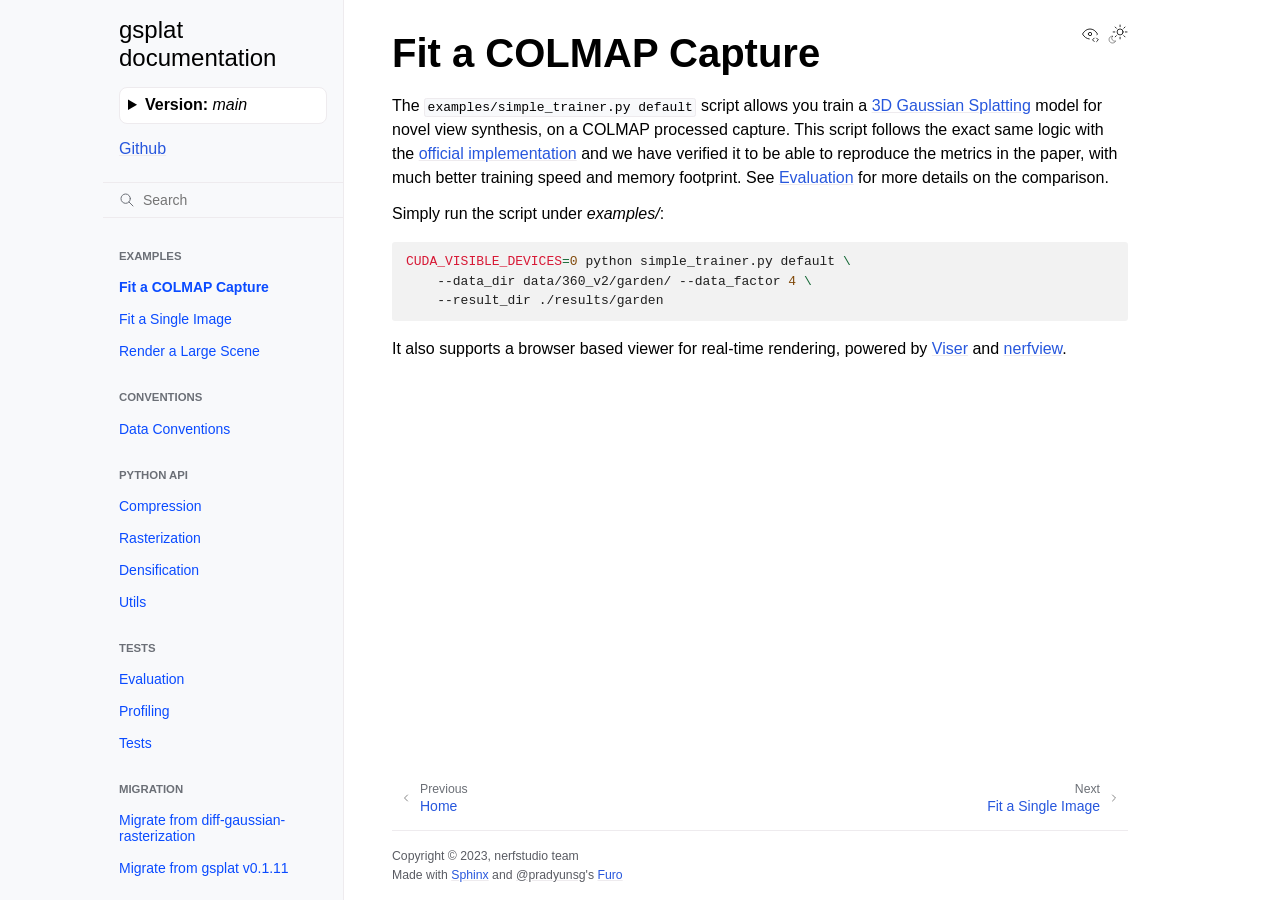
<file: main/examples/colmap.html>
<!doctype html>
<html class="no-js" lang="en" data-content_root="../">
  <head><meta charset="utf-8">
    <meta name="viewport" content="width=device-width,initial-scale=1">
    <meta name="color-scheme" content="light dark"><meta name="viewport" content="width=device-width, initial-scale=1" />
<link rel="index" title="Index" href="../genindex.html"><link rel="search" title="Search" href="../search.html"><link rel="next" title="Fit a Single Image" href="image.html"><link rel="prev" title="gsplat" href="../index.html">

    <!-- Generated with Sphinx 7.4.7 and Furo 2025.12.19 -->
        <title>Fit a COLMAP Capture - gsplat documentation</title>
      <link rel="stylesheet" type="text/css" href="../_static/pygments.css?v=d111a655" />
    <link rel="stylesheet" type="text/css" href="../_static/styles/furo.css?v=7bdb33bb" />
    <link rel="stylesheet" type="text/css" href="../_static/styles/furo-extensions.css?v=8dab3a3b" />
    
    


<style>
  body {
    --color-code-background: #f2f2f2;
  --color-code-foreground: #1e1e1e;
  
  }
  @media not print {
    body[data-theme="dark"] {
      --color-code-background: #202020;
  --color-code-foreground: #d0d0d0;
  
    }
    @media (prefers-color-scheme: dark) {
      body:not([data-theme="light"]) {
        --color-code-background: #202020;
  --color-code-foreground: #d0d0d0;
  
      }
    }
  }
</style></head>
  <body>
    
    <script>
      document.body.dataset.theme = localStorage.getItem("theme") || "auto";
    </script>
    

<svg xmlns="http://www.w3.org/2000/svg" style="display: none;">
  <symbol id="svg-toc" viewBox="0 0 24 24">
    <title>Contents</title>
    <svg stroke="currentColor" fill="currentColor" stroke-width="0" viewBox="0 0 1024 1024">
      <path d="M408 442h480c4.4 0 8-3.6 8-8v-56c0-4.4-3.6-8-8-8H408c-4.4 0-8 3.6-8 8v56c0 4.4 3.6 8 8 8zm-8 204c0 4.4 3.6 8 8 8h480c4.4 0 8-3.6 8-8v-56c0-4.4-3.6-8-8-8H408c-4.4 0-8 3.6-8 8v56zm504-486H120c-4.4 0-8 3.6-8 8v56c0 4.4 3.6 8 8 8h784c4.4 0 8-3.6 8-8v-56c0-4.4-3.6-8-8-8zm0 632H120c-4.4 0-8 3.6-8 8v56c0 4.4 3.6 8 8 8h784c4.4 0 8-3.6 8-8v-56c0-4.4-3.6-8-8-8zM115.4 518.9L271.7 642c5.8 4.6 14.4.5 14.4-6.9V388.9c0-7.4-8.5-11.5-14.4-6.9L115.4 505.1a8.74 8.74 0 0 0 0 13.8z"/>
    </svg>
  </symbol>
  <symbol id="svg-menu" viewBox="0 0 24 24">
    <title>Menu</title>
    <svg xmlns="http://www.w3.org/2000/svg" viewBox="0 0 24 24" fill="none" stroke="currentColor"
      stroke-width="2" stroke-linecap="round" stroke-linejoin="round" class="feather-menu">
      <line x1="3" y1="12" x2="21" y2="12"></line>
      <line x1="3" y1="6" x2="21" y2="6"></line>
      <line x1="3" y1="18" x2="21" y2="18"></line>
    </svg>
  </symbol>
  <symbol id="svg-arrow-right" viewBox="0 0 24 24">
    <title>Expand</title>
    <svg xmlns="http://www.w3.org/2000/svg" viewBox="0 0 24 24" fill="none" stroke="currentColor"
      stroke-width="2" stroke-linecap="round" stroke-linejoin="round" class="feather-chevron-right">
      <polyline points="9 18 15 12 9 6"></polyline>
    </svg>
  </symbol>
  <symbol id="svg-sun" viewBox="0 0 24 24">
    <title>Light mode</title>
    <svg xmlns="http://www.w3.org/2000/svg" viewBox="0 0 24 24" fill="none" stroke="currentColor"
      stroke-width="1" stroke-linecap="round" stroke-linejoin="round" class="feather-sun">
      <circle cx="12" cy="12" r="5"></circle>
      <line x1="12" y1="1" x2="12" y2="3"></line>
      <line x1="12" y1="21" x2="12" y2="23"></line>
      <line x1="4.22" y1="4.22" x2="5.64" y2="5.64"></line>
      <line x1="18.36" y1="18.36" x2="19.78" y2="19.78"></line>
      <line x1="1" y1="12" x2="3" y2="12"></line>
      <line x1="21" y1="12" x2="23" y2="12"></line>
      <line x1="4.22" y1="19.78" x2="5.64" y2="18.36"></line>
      <line x1="18.36" y1="5.64" x2="19.78" y2="4.22"></line>
    </svg>
  </symbol>
  <symbol id="svg-moon" viewBox="0 0 24 24">
    <title>Dark mode</title>
    <svg xmlns="http://www.w3.org/2000/svg" viewBox="0 0 24 24" fill="none" stroke="currentColor"
      stroke-width="1" stroke-linecap="round" stroke-linejoin="round" class="icon-tabler-moon">
      <path stroke="none" d="M0 0h24v24H0z" fill="none" />
      <path d="M12 3c.132 0 .263 0 .393 0a7.5 7.5 0 0 0 7.92 12.446a9 9 0 1 1 -8.313 -12.454z" />
    </svg>
  </symbol>
  <symbol id="svg-sun-with-moon" viewBox="0 0 24 24">
    <title>Auto light/dark, in light mode</title>
    <svg xmlns="http://www.w3.org/2000/svg" viewBox="0 0 24 24" fill="none" stroke="currentColor"
      stroke-width="1" stroke-linecap="round" stroke-linejoin="round"
      class="icon-custom-derived-from-feather-sun-and-tabler-moon">
      <path style="opacity: 50%" d="M 5.411 14.504 C 5.471 14.504 5.532 14.504 5.591 14.504 C 3.639 16.319 4.383 19.569 6.931 20.352 C 7.693 20.586 8.512 20.551 9.25 20.252 C 8.023 23.207 4.056 23.725 2.11 21.184 C 0.166 18.642 1.702 14.949 4.874 14.536 C 5.051 14.512 5.231 14.5 5.411 14.5 L 5.411 14.504 Z"/>
      <line x1="14.5" y1="3.25" x2="14.5" y2="1.25"/>
      <line x1="14.5" y1="15.85" x2="14.5" y2="17.85"/>
      <line x1="10.044" y1="5.094" x2="8.63" y2="3.68"/>
      <line x1="19" y1="14.05" x2="20.414" y2="15.464"/>
      <line x1="8.2" y1="9.55" x2="6.2" y2="9.55"/>
      <line x1="20.8" y1="9.55" x2="22.8" y2="9.55"/>
      <line x1="10.044" y1="14.006" x2="8.63" y2="15.42"/>
      <line x1="19" y1="5.05" x2="20.414" y2="3.636"/>
      <circle cx="14.5" cy="9.55" r="3.6"/>
    </svg>
  </symbol>
  <symbol id="svg-moon-with-sun" viewBox="0 0 24 24">
    <title>Auto light/dark, in dark mode</title>
    <svg xmlns="http://www.w3.org/2000/svg" viewBox="0 0 24 24" fill="none" stroke="currentColor"
      stroke-width="1" stroke-linecap="round" stroke-linejoin="round"
      class="icon-custom-derived-from-feather-sun-and-tabler-moon">
      <path d="M 8.282 7.007 C 8.385 7.007 8.494 7.007 8.595 7.007 C 5.18 10.184 6.481 15.869 10.942 17.24 C 12.275 17.648 13.706 17.589 15 17.066 C 12.851 22.236 5.91 23.143 2.505 18.696 C -0.897 14.249 1.791 7.786 7.342 7.063 C 7.652 7.021 7.965 7 8.282 7 L 8.282 7.007 Z"/>
      <line style="opacity: 50%" x1="18" y1="3.705" x2="18" y2="2.5"/>
      <line style="opacity: 50%" x1="18" y1="11.295" x2="18" y2="12.5"/>
      <line style="opacity: 50%" x1="15.316" y1="4.816" x2="14.464" y2="3.964"/>
      <line style="opacity: 50%" x1="20.711" y1="10.212" x2="21.563" y2="11.063"/>
      <line style="opacity: 50%" x1="14.205" y1="7.5" x2="13.001" y2="7.5"/>
      <line style="opacity: 50%" x1="21.795" y1="7.5" x2="23" y2="7.5"/>
      <line style="opacity: 50%" x1="15.316" y1="10.184" x2="14.464" y2="11.036"/>
      <line style="opacity: 50%" x1="20.711" y1="4.789" x2="21.563" y2="3.937"/>
      <circle style="opacity: 50%" cx="18" cy="7.5" r="2.169"/>
    </svg>
  </symbol>
  <symbol id="svg-pencil" viewBox="0 0 24 24">
    <svg xmlns="http://www.w3.org/2000/svg" viewBox="0 0 24 24" fill="none" stroke="currentColor"
      stroke-width="1" stroke-linecap="round" stroke-linejoin="round" class="icon-tabler-pencil-code">
      <path d="M4 20h4l10.5 -10.5a2.828 2.828 0 1 0 -4 -4l-10.5 10.5v4" />
      <path d="M13.5 6.5l4 4" />
      <path d="M20 21l2 -2l-2 -2" />
      <path d="M17 17l-2 2l2 2" />
    </svg>
  </symbol>
  <symbol id="svg-eye" viewBox="0 0 24 24">
    <svg xmlns="http://www.w3.org/2000/svg" viewBox="0 0 24 24" fill="none" stroke="currentColor"
      stroke-width="1" stroke-linecap="round" stroke-linejoin="round" class="icon-tabler-eye-code">
      <path stroke="none" d="M0 0h24v24H0z" fill="none" />
      <path d="M10 12a2 2 0 1 0 4 0a2 2 0 0 0 -4 0" />
      <path
        d="M11.11 17.958c-3.209 -.307 -5.91 -2.293 -8.11 -5.958c2.4 -4 5.4 -6 9 -6c3.6 0 6.6 2 9 6c-.21 .352 -.427 .688 -.647 1.008" />
      <path d="M20 21l2 -2l-2 -2" />
      <path d="M17 17l-2 2l2 2" />
    </svg>
  </symbol>
</svg>

<input type="checkbox" class="sidebar-toggle" name="__navigation" id="__navigation" aria-label="Toggle site navigation sidebar">
<input type="checkbox" class="sidebar-toggle" name="__toc" id="__toc" aria-label="Toggle table of contents sidebar">
<label class="overlay sidebar-overlay" for="__navigation"></label>
<label class="overlay toc-overlay" for="__toc"></label>

<a class="skip-to-content muted-link" href="#furo-main-content">Skip to content</a>



<div class="page">
  <header class="mobile-header">
    <div class="header-left">
      <label class="nav-overlay-icon" for="__navigation">
        <span class="icon"><svg><use href="#svg-menu"></use></svg></span>
      </label>
    </div>
    <div class="header-center">
      <a href="../index.html"><div class="brand">gsplat  documentation</div></a>
    </div>
    <div class="header-right">
      <div class="theme-toggle-container theme-toggle-header">
        <button class="theme-toggle" aria-label="Toggle Light / Dark / Auto color theme">
          <svg class="theme-icon-when-auto-light"><use href="#svg-sun-with-moon"></use></svg>
          <svg class="theme-icon-when-auto-dark"><use href="#svg-moon-with-sun"></use></svg>
          <svg class="theme-icon-when-dark"><use href="#svg-moon"></use></svg>
          <svg class="theme-icon-when-light"><use href="#svg-sun"></use></svg>
        </button>
      </div>
      <label class="toc-overlay-icon toc-header-icon no-toc" for="__toc">
        <span class="icon"><svg><use href="#svg-toc"></use></svg></span>
      </label>
    </div>
  </header>
  <aside class="sidebar-drawer">
    <div class="sidebar-container">
      
      <div class="sidebar-sticky"><a class="sidebar-brand" href="../index.html">
     
    <span class="sidebar-brand-text">gsplat  documentation</span> 
</a>

<!-- Dropdown for different versions of the docs. Slightly hacky. -->
<div style="padding: 0 1em;">
    <script>
      var DocsVersionsPopulated = false;

      async function getVersionList() {
        // This index.txt file is written by the docs.yml GitHub action.
        // https://github.com/nerfstudio-project/gsplat/blob/main/.github/workflows/doc.yml
        const response = await fetch(
          "https://docs.gsplat.studio/versions/index.txt",
          { cache: "no-cache" }
        );
        return await response.text();
      }
      async function DocsPopulateVersionDropDown () {
        // Load the version list lazily...
        if (DocsVersionsPopulated) {
          return;
        }
        DocsVersionsPopulated = true;

        console.log("Populating docs version list!")
        const versions = (await getVersionList()).trim().split("\n").reverse();
        console.log(versions);
        let htmlString = "<ul style='margin: 0.5rem 0 0 0'>";
        htmlString += `<li><a href="https://docs.gsplat.studio/main">main</a></li>`;
        for (let version of versions) {
          htmlString += `<li><a href="https://docs.gsplat.studio/versions/${version}">${version}</a></li>`;
        }

        htmlString += "</ul>";
        document.getElementById("version-dropdown").innerHTML = htmlString;
      }
    </script>
    <details
        style="padding: 0.5rem; background: var(--color-background-primary); border-radius: 0.5rem; border: 1px solid var(--color-sidebar-background-border);"
        ontoggle="DocsPopulateVersionDropDown()"
    >
    <summary style="cursor: pointer;"><strong>Version:</strong> <em>main</em></summary>
      <div id="version-dropdown"></div>
    </details>
    <!-- End dropdown -->
</div>

<div style="text-align: left; padding: 1em">
    <script async defer src="https://buttons.github.io/buttons.js"></script>
    <a class="github-button" href="https://github.com/nerfstudio-project/gsplat"
        data-color-scheme="no-preference: light; light: light; dark: light;" data-size="large" data-show-count="true"
        aria-label="Download buttons/github-buttons on GitHub">
        Github
    </a>
</div><form class="sidebar-search-container" method="get" action="../search.html" role="search">
  <input class="sidebar-search" placeholder="Search" name="q" aria-label="Search">
  <input type="hidden" name="check_keywords" value="yes">
  <input type="hidden" name="area" value="default">
</form>
<div id="searchbox"></div><div class="sidebar-scroll"><div class="sidebar-tree">
  <p class="caption" role="heading"><span class="caption-text">Examples</span></p>
<ul class="current">
<li class="toctree-l1 current current-page"><a class="current reference internal" href="#">Fit a COLMAP Capture</a></li>
<li class="toctree-l1"><a class="reference internal" href="image.html">Fit a Single Image</a></li>
<li class="toctree-l1"><a class="reference internal" href="large_scale.html">Render a Large Scene</a></li>
</ul>
<p class="caption" role="heading"><span class="caption-text">Conventions</span></p>
<ul>
<li class="toctree-l1"><a class="reference internal" href="../conventions/data_conventions.html">Data Conventions</a></li>
</ul>
<p class="caption" role="heading"><span class="caption-text">Python API</span></p>
<ul>
<li class="toctree-l1"><a class="reference internal" href="../apis/compression.html">Compression</a></li>
<li class="toctree-l1"><a class="reference internal" href="../apis/rasterization.html">Rasterization</a></li>
<li class="toctree-l1"><a class="reference internal" href="../apis/strategy.html">Densification</a></li>
<li class="toctree-l1"><a class="reference internal" href="../apis/utils.html">Utils</a></li>
</ul>
<p class="caption" role="heading"><span class="caption-text">Tests</span></p>
<ul>
<li class="toctree-l1"><a class="reference internal" href="../tests/eval.html">Evaluation</a></li>
<li class="toctree-l1"><a class="reference internal" href="../tests/profile.html">Profiling</a></li>
<li class="toctree-l1"><a class="reference internal" href="../tests/tests.html">Tests</a></li>
</ul>
<p class="caption" role="heading"><span class="caption-text">Migration</span></p>
<ul>
<li class="toctree-l1"><a class="reference internal" href="../migration/migration_inria.html">Migrate from diff-gaussian-rasterization</a></li>
<li class="toctree-l1"><a class="reference internal" href="../migration/migration_legacy.html">Migrate from gsplat v0.1.11</a></li>
</ul>

</div>
</div>

      </div>
      
    </div>
  </aside>
  <div class="main">
    <div class="content">
      <div class="article-container">
        <a href="#" class="back-to-top muted-link">
          <svg xmlns="http://www.w3.org/2000/svg" viewBox="0 0 24 24">
            <path d="M13 20h-2V8l-5.5 5.5-1.42-1.42L12 4.16l7.92 7.92-1.42 1.42L13 8v12z"></path>
          </svg>
          <span>Back to top</span>
        </a>
        <div class="content-icon-container">
          <div class="view-this-page">
  <a class="muted-link" href="../_sources/examples/colmap.rst.txt" title="View this page">
    <svg><use href="#svg-eye"></use></svg>
    <span class="visually-hidden">View this page</span>
  </a>
</div>
<div class="theme-toggle-container theme-toggle-content">
            <button class="theme-toggle" aria-label="Toggle Light / Dark / Auto color theme">
              <svg class="theme-icon-when-auto-light"><use href="#svg-sun-with-moon"></use></svg>
              <svg class="theme-icon-when-auto-dark"><use href="#svg-moon-with-sun"></use></svg>
              <svg class="theme-icon-when-dark"><use href="#svg-moon"></use></svg>
              <svg class="theme-icon-when-light"><use href="#svg-sun"></use></svg>
            </button>
          </div>
          <label class="toc-overlay-icon toc-content-icon no-toc" for="__toc">
            <span class="icon"><svg><use href="#svg-toc"></use></svg></span>
          </label>
        </div>
        <article role="main" id="furo-main-content">
          <section id="fit-a-colmap-capture">
<h1>Fit a COLMAP Capture<a class="headerlink" href="#fit-a-colmap-capture" title="Link to this heading">¶</a></h1>
<p>The <code class="code docutils literal notranslate"><span class="pre">examples/simple_trainer.py</span> <span class="pre">default</span></code> script allows you train a
<a class="reference external" href="https://repo-sam.inria.fr/fungraph/3d-gaussian-splatting/">3D Gaussian Splatting</a>
model for novel view synthesis, on a COLMAP processed capture. This script follows the
exact same logic with the <a class="reference external" href="https://github.com/graphdeco-inria/gaussian-splatting">official implementation</a> and we have verified it to be
able to reproduce the metrics in the paper, with much better training speed and memory
footprint. See <a class="reference internal" href="../tests/eval.html"><span class="doc">Evaluation</span></a> for more details on the comparison.</p>
<p>Simply run the script under <cite>examples/</cite>:</p>
<div class="highlight-bash notranslate"><div class="highlight"><pre><span></span><span class="nv">CUDA_VISIBLE_DEVICES</span><span class="o">=</span><span class="m">0</span><span class="w"> </span>python<span class="w"> </span>simple_trainer.py<span class="w"> </span>default<span class="w"> </span><span class="se">\</span>
<span class="w">    </span>--data_dir<span class="w"> </span>data/360_v2/garden/<span class="w"> </span>--data_factor<span class="w"> </span><span class="m">4</span><span class="w"> </span><span class="se">\</span>
<span class="w">    </span>--result_dir<span class="w"> </span>./results/garden
</pre></div>
</div>
<p>It also supports a browser based viewer for real-time rendering, powered by
<a class="reference external" href="https://github.com/nerfstudio-project/viser">Viser</a> and
<a class="reference external" href="https://github.com/hangg7/nerfview">nerfview</a>.</p>
<video class="video" autoplay="" loop="" muted="" playsinline="", width="100%", height="auto">
    <source src="../_static/viewer_garden_480p.mp4" type="video/mp4">
    Your browser does not support the video tag.
</video></section>

        </article>
      </div>
      <footer>
        
        <div class="related-pages">
          <a class="next-page" href="image.html">
              <div class="page-info">
                <div class="context">
                  <span>Next</span>
                </div>
                <div class="title">Fit a Single Image</div>
              </div>
              <svg class="furo-related-icon"><use href="#svg-arrow-right"></use></svg>
            </a>
          <a class="prev-page" href="../index.html">
              <svg class="furo-related-icon"><use href="#svg-arrow-right"></use></svg>
              <div class="page-info">
                <div class="context">
                  <span>Previous</span>
                </div>
                
                <div class="title">Home</div>
                
              </div>
            </a>
        </div>
        <div class="bottom-of-page">
          <div class="left-details">
            <div class="copyright">
                Copyright &#169; 2023, nerfstudio team
            </div>
            Made with <a href="https://www.sphinx-doc.org/">Sphinx</a> and <a class="muted-link" href="https://pradyunsg.me">@pradyunsg</a>'s
            
            <a href="https://github.com/pradyunsg/furo">Furo</a>
            
          </div>
          <div class="right-details">
            
          </div>
        </div>
        
      </footer>
    </div>
    <aside class="toc-drawer no-toc">
      
      
      
    </aside>
  </div>
</div><script src="../_static/documentation_options.js?v=5929fcd5"></script>
    <script src="../_static/doctools.js?v=9a2dae69"></script>
    <script src="../_static/sphinx_highlight.js?v=dc90522c"></script>
    <script src="../_static/scripts/furo.js?v=46bd48cc"></script>
    </body>
</html>
</file>
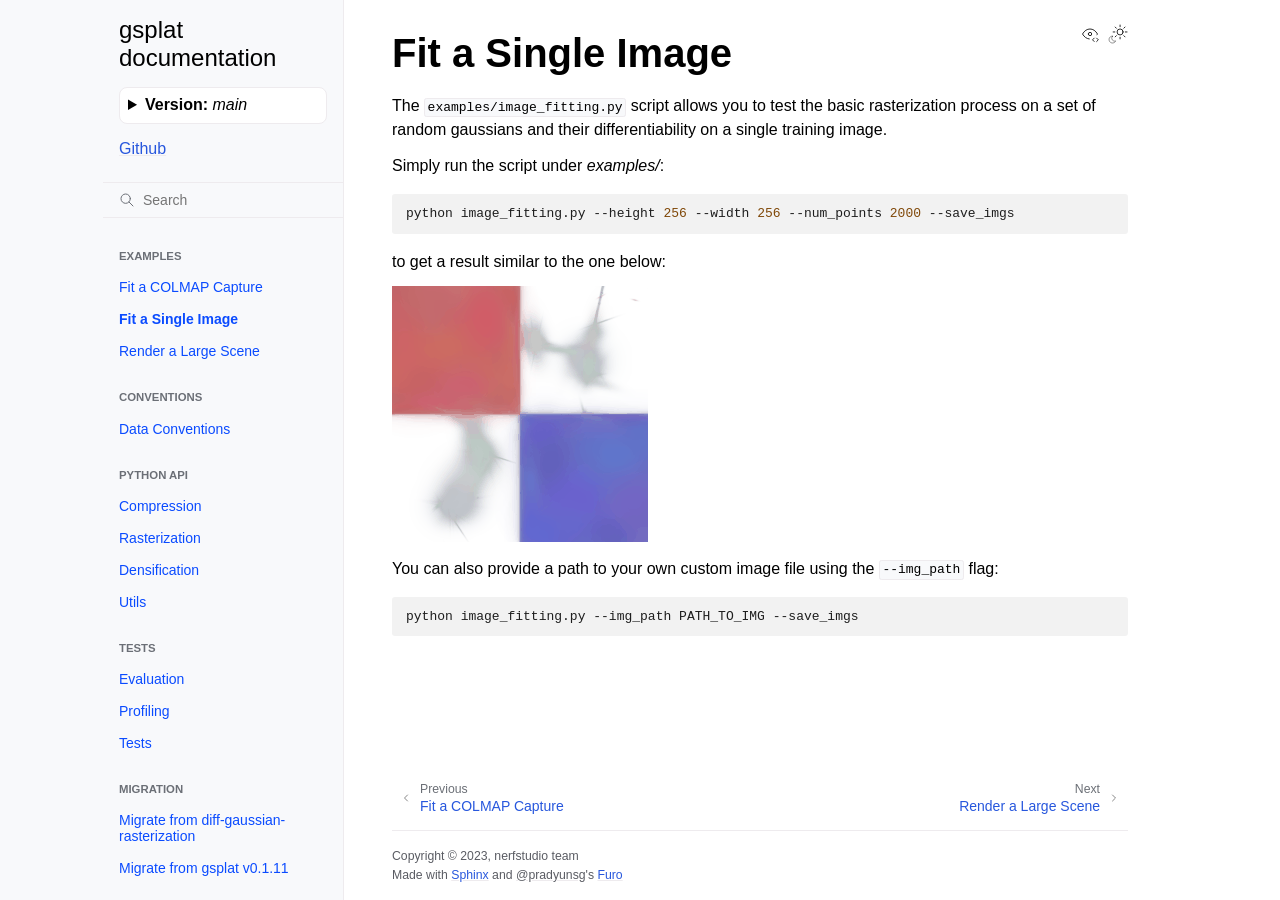
<file: main/examples/image.html>
<!doctype html>
<html class="no-js" lang="en" data-content_root="../">
  <head><meta charset="utf-8">
    <meta name="viewport" content="width=device-width,initial-scale=1">
    <meta name="color-scheme" content="light dark"><meta name="viewport" content="width=device-width, initial-scale=1" />
<link rel="index" title="Index" href="../genindex.html"><link rel="search" title="Search" href="../search.html"><link rel="next" title="Render a Large Scene" href="large_scale.html"><link rel="prev" title="Fit a COLMAP Capture" href="colmap.html">

    <!-- Generated with Sphinx 7.4.7 and Furo 2025.12.19 -->
        <title>Fit a Single Image - gsplat documentation</title>
      <link rel="stylesheet" type="text/css" href="../_static/pygments.css?v=d111a655" />
    <link rel="stylesheet" type="text/css" href="../_static/styles/furo.css?v=7bdb33bb" />
    <link rel="stylesheet" type="text/css" href="../_static/styles/furo-extensions.css?v=8dab3a3b" />
    
    


<style>
  body {
    --color-code-background: #f2f2f2;
  --color-code-foreground: #1e1e1e;
  
  }
  @media not print {
    body[data-theme="dark"] {
      --color-code-background: #202020;
  --color-code-foreground: #d0d0d0;
  
    }
    @media (prefers-color-scheme: dark) {
      body:not([data-theme="light"]) {
        --color-code-background: #202020;
  --color-code-foreground: #d0d0d0;
  
      }
    }
  }
</style></head>
  <body>
    
    <script>
      document.body.dataset.theme = localStorage.getItem("theme") || "auto";
    </script>
    

<svg xmlns="http://www.w3.org/2000/svg" style="display: none;">
  <symbol id="svg-toc" viewBox="0 0 24 24">
    <title>Contents</title>
    <svg stroke="currentColor" fill="currentColor" stroke-width="0" viewBox="0 0 1024 1024">
      <path d="M408 442h480c4.4 0 8-3.6 8-8v-56c0-4.4-3.6-8-8-8H408c-4.4 0-8 3.6-8 8v56c0 4.4 3.6 8 8 8zm-8 204c0 4.4 3.6 8 8 8h480c4.4 0 8-3.6 8-8v-56c0-4.4-3.6-8-8-8H408c-4.4 0-8 3.6-8 8v56zm504-486H120c-4.4 0-8 3.6-8 8v56c0 4.4 3.6 8 8 8h784c4.4 0 8-3.6 8-8v-56c0-4.4-3.6-8-8-8zm0 632H120c-4.4 0-8 3.6-8 8v56c0 4.4 3.6 8 8 8h784c4.4 0 8-3.6 8-8v-56c0-4.4-3.6-8-8-8zM115.4 518.9L271.7 642c5.8 4.6 14.4.5 14.4-6.9V388.9c0-7.4-8.5-11.5-14.4-6.9L115.4 505.1a8.74 8.74 0 0 0 0 13.8z"/>
    </svg>
  </symbol>
  <symbol id="svg-menu" viewBox="0 0 24 24">
    <title>Menu</title>
    <svg xmlns="http://www.w3.org/2000/svg" viewBox="0 0 24 24" fill="none" stroke="currentColor"
      stroke-width="2" stroke-linecap="round" stroke-linejoin="round" class="feather-menu">
      <line x1="3" y1="12" x2="21" y2="12"></line>
      <line x1="3" y1="6" x2="21" y2="6"></line>
      <line x1="3" y1="18" x2="21" y2="18"></line>
    </svg>
  </symbol>
  <symbol id="svg-arrow-right" viewBox="0 0 24 24">
    <title>Expand</title>
    <svg xmlns="http://www.w3.org/2000/svg" viewBox="0 0 24 24" fill="none" stroke="currentColor"
      stroke-width="2" stroke-linecap="round" stroke-linejoin="round" class="feather-chevron-right">
      <polyline points="9 18 15 12 9 6"></polyline>
    </svg>
  </symbol>
  <symbol id="svg-sun" viewBox="0 0 24 24">
    <title>Light mode</title>
    <svg xmlns="http://www.w3.org/2000/svg" viewBox="0 0 24 24" fill="none" stroke="currentColor"
      stroke-width="1" stroke-linecap="round" stroke-linejoin="round" class="feather-sun">
      <circle cx="12" cy="12" r="5"></circle>
      <line x1="12" y1="1" x2="12" y2="3"></line>
      <line x1="12" y1="21" x2="12" y2="23"></line>
      <line x1="4.22" y1="4.22" x2="5.64" y2="5.64"></line>
      <line x1="18.36" y1="18.36" x2="19.78" y2="19.78"></line>
      <line x1="1" y1="12" x2="3" y2="12"></line>
      <line x1="21" y1="12" x2="23" y2="12"></line>
      <line x1="4.22" y1="19.78" x2="5.64" y2="18.36"></line>
      <line x1="18.36" y1="5.64" x2="19.78" y2="4.22"></line>
    </svg>
  </symbol>
  <symbol id="svg-moon" viewBox="0 0 24 24">
    <title>Dark mode</title>
    <svg xmlns="http://www.w3.org/2000/svg" viewBox="0 0 24 24" fill="none" stroke="currentColor"
      stroke-width="1" stroke-linecap="round" stroke-linejoin="round" class="icon-tabler-moon">
      <path stroke="none" d="M0 0h24v24H0z" fill="none" />
      <path d="M12 3c.132 0 .263 0 .393 0a7.5 7.5 0 0 0 7.92 12.446a9 9 0 1 1 -8.313 -12.454z" />
    </svg>
  </symbol>
  <symbol id="svg-sun-with-moon" viewBox="0 0 24 24">
    <title>Auto light/dark, in light mode</title>
    <svg xmlns="http://www.w3.org/2000/svg" viewBox="0 0 24 24" fill="none" stroke="currentColor"
      stroke-width="1" stroke-linecap="round" stroke-linejoin="round"
      class="icon-custom-derived-from-feather-sun-and-tabler-moon">
      <path style="opacity: 50%" d="M 5.411 14.504 C 5.471 14.504 5.532 14.504 5.591 14.504 C 3.639 16.319 4.383 19.569 6.931 20.352 C 7.693 20.586 8.512 20.551 9.25 20.252 C 8.023 23.207 4.056 23.725 2.11 21.184 C 0.166 18.642 1.702 14.949 4.874 14.536 C 5.051 14.512 5.231 14.5 5.411 14.5 L 5.411 14.504 Z"/>
      <line x1="14.5" y1="3.25" x2="14.5" y2="1.25"/>
      <line x1="14.5" y1="15.85" x2="14.5" y2="17.85"/>
      <line x1="10.044" y1="5.094" x2="8.63" y2="3.68"/>
      <line x1="19" y1="14.05" x2="20.414" y2="15.464"/>
      <line x1="8.2" y1="9.55" x2="6.2" y2="9.55"/>
      <line x1="20.8" y1="9.55" x2="22.8" y2="9.55"/>
      <line x1="10.044" y1="14.006" x2="8.63" y2="15.42"/>
      <line x1="19" y1="5.05" x2="20.414" y2="3.636"/>
      <circle cx="14.5" cy="9.55" r="3.6"/>
    </svg>
  </symbol>
  <symbol id="svg-moon-with-sun" viewBox="0 0 24 24">
    <title>Auto light/dark, in dark mode</title>
    <svg xmlns="http://www.w3.org/2000/svg" viewBox="0 0 24 24" fill="none" stroke="currentColor"
      stroke-width="1" stroke-linecap="round" stroke-linejoin="round"
      class="icon-custom-derived-from-feather-sun-and-tabler-moon">
      <path d="M 8.282 7.007 C 8.385 7.007 8.494 7.007 8.595 7.007 C 5.18 10.184 6.481 15.869 10.942 17.24 C 12.275 17.648 13.706 17.589 15 17.066 C 12.851 22.236 5.91 23.143 2.505 18.696 C -0.897 14.249 1.791 7.786 7.342 7.063 C 7.652 7.021 7.965 7 8.282 7 L 8.282 7.007 Z"/>
      <line style="opacity: 50%" x1="18" y1="3.705" x2="18" y2="2.5"/>
      <line style="opacity: 50%" x1="18" y1="11.295" x2="18" y2="12.5"/>
      <line style="opacity: 50%" x1="15.316" y1="4.816" x2="14.464" y2="3.964"/>
      <line style="opacity: 50%" x1="20.711" y1="10.212" x2="21.563" y2="11.063"/>
      <line style="opacity: 50%" x1="14.205" y1="7.5" x2="13.001" y2="7.5"/>
      <line style="opacity: 50%" x1="21.795" y1="7.5" x2="23" y2="7.5"/>
      <line style="opacity: 50%" x1="15.316" y1="10.184" x2="14.464" y2="11.036"/>
      <line style="opacity: 50%" x1="20.711" y1="4.789" x2="21.563" y2="3.937"/>
      <circle style="opacity: 50%" cx="18" cy="7.5" r="2.169"/>
    </svg>
  </symbol>
  <symbol id="svg-pencil" viewBox="0 0 24 24">
    <svg xmlns="http://www.w3.org/2000/svg" viewBox="0 0 24 24" fill="none" stroke="currentColor"
      stroke-width="1" stroke-linecap="round" stroke-linejoin="round" class="icon-tabler-pencil-code">
      <path d="M4 20h4l10.5 -10.5a2.828 2.828 0 1 0 -4 -4l-10.5 10.5v4" />
      <path d="M13.5 6.5l4 4" />
      <path d="M20 21l2 -2l-2 -2" />
      <path d="M17 17l-2 2l2 2" />
    </svg>
  </symbol>
  <symbol id="svg-eye" viewBox="0 0 24 24">
    <svg xmlns="http://www.w3.org/2000/svg" viewBox="0 0 24 24" fill="none" stroke="currentColor"
      stroke-width="1" stroke-linecap="round" stroke-linejoin="round" class="icon-tabler-eye-code">
      <path stroke="none" d="M0 0h24v24H0z" fill="none" />
      <path d="M10 12a2 2 0 1 0 4 0a2 2 0 0 0 -4 0" />
      <path
        d="M11.11 17.958c-3.209 -.307 -5.91 -2.293 -8.11 -5.958c2.4 -4 5.4 -6 9 -6c3.6 0 6.6 2 9 6c-.21 .352 -.427 .688 -.647 1.008" />
      <path d="M20 21l2 -2l-2 -2" />
      <path d="M17 17l-2 2l2 2" />
    </svg>
  </symbol>
</svg>

<input type="checkbox" class="sidebar-toggle" name="__navigation" id="__navigation" aria-label="Toggle site navigation sidebar">
<input type="checkbox" class="sidebar-toggle" name="__toc" id="__toc" aria-label="Toggle table of contents sidebar">
<label class="overlay sidebar-overlay" for="__navigation"></label>
<label class="overlay toc-overlay" for="__toc"></label>

<a class="skip-to-content muted-link" href="#furo-main-content">Skip to content</a>



<div class="page">
  <header class="mobile-header">
    <div class="header-left">
      <label class="nav-overlay-icon" for="__navigation">
        <span class="icon"><svg><use href="#svg-menu"></use></svg></span>
      </label>
    </div>
    <div class="header-center">
      <a href="../index.html"><div class="brand">gsplat  documentation</div></a>
    </div>
    <div class="header-right">
      <div class="theme-toggle-container theme-toggle-header">
        <button class="theme-toggle" aria-label="Toggle Light / Dark / Auto color theme">
          <svg class="theme-icon-when-auto-light"><use href="#svg-sun-with-moon"></use></svg>
          <svg class="theme-icon-when-auto-dark"><use href="#svg-moon-with-sun"></use></svg>
          <svg class="theme-icon-when-dark"><use href="#svg-moon"></use></svg>
          <svg class="theme-icon-when-light"><use href="#svg-sun"></use></svg>
        </button>
      </div>
      <label class="toc-overlay-icon toc-header-icon no-toc" for="__toc">
        <span class="icon"><svg><use href="#svg-toc"></use></svg></span>
      </label>
    </div>
  </header>
  <aside class="sidebar-drawer">
    <div class="sidebar-container">
      
      <div class="sidebar-sticky"><a class="sidebar-brand" href="../index.html">
     
    <span class="sidebar-brand-text">gsplat  documentation</span> 
</a>

<!-- Dropdown for different versions of the docs. Slightly hacky. -->
<div style="padding: 0 1em;">
    <script>
      var DocsVersionsPopulated = false;

      async function getVersionList() {
        // This index.txt file is written by the docs.yml GitHub action.
        // https://github.com/nerfstudio-project/gsplat/blob/main/.github/workflows/doc.yml
        const response = await fetch(
          "https://docs.gsplat.studio/versions/index.txt",
          { cache: "no-cache" }
        );
        return await response.text();
      }
      async function DocsPopulateVersionDropDown () {
        // Load the version list lazily...
        if (DocsVersionsPopulated) {
          return;
        }
        DocsVersionsPopulated = true;

        console.log("Populating docs version list!")
        const versions = (await getVersionList()).trim().split("\n").reverse();
        console.log(versions);
        let htmlString = "<ul style='margin: 0.5rem 0 0 0'>";
        htmlString += `<li><a href="https://docs.gsplat.studio/main">main</a></li>`;
        for (let version of versions) {
          htmlString += `<li><a href="https://docs.gsplat.studio/versions/${version}">${version}</a></li>`;
        }

        htmlString += "</ul>";
        document.getElementById("version-dropdown").innerHTML = htmlString;
      }
    </script>
    <details
        style="padding: 0.5rem; background: var(--color-background-primary); border-radius: 0.5rem; border: 1px solid var(--color-sidebar-background-border);"
        ontoggle="DocsPopulateVersionDropDown()"
    >
    <summary style="cursor: pointer;"><strong>Version:</strong> <em>main</em></summary>
      <div id="version-dropdown"></div>
    </details>
    <!-- End dropdown -->
</div>

<div style="text-align: left; padding: 1em">
    <script async defer src="https://buttons.github.io/buttons.js"></script>
    <a class="github-button" href="https://github.com/nerfstudio-project/gsplat"
        data-color-scheme="no-preference: light; light: light; dark: light;" data-size="large" data-show-count="true"
        aria-label="Download buttons/github-buttons on GitHub">
        Github
    </a>
</div><form class="sidebar-search-container" method="get" action="../search.html" role="search">
  <input class="sidebar-search" placeholder="Search" name="q" aria-label="Search">
  <input type="hidden" name="check_keywords" value="yes">
  <input type="hidden" name="area" value="default">
</form>
<div id="searchbox"></div><div class="sidebar-scroll"><div class="sidebar-tree">
  <p class="caption" role="heading"><span class="caption-text">Examples</span></p>
<ul class="current">
<li class="toctree-l1"><a class="reference internal" href="colmap.html">Fit a COLMAP Capture</a></li>
<li class="toctree-l1 current current-page"><a class="current reference internal" href="#">Fit a Single Image</a></li>
<li class="toctree-l1"><a class="reference internal" href="large_scale.html">Render a Large Scene</a></li>
</ul>
<p class="caption" role="heading"><span class="caption-text">Conventions</span></p>
<ul>
<li class="toctree-l1"><a class="reference internal" href="../conventions/data_conventions.html">Data Conventions</a></li>
</ul>
<p class="caption" role="heading"><span class="caption-text">Python API</span></p>
<ul>
<li class="toctree-l1"><a class="reference internal" href="../apis/compression.html">Compression</a></li>
<li class="toctree-l1"><a class="reference internal" href="../apis/rasterization.html">Rasterization</a></li>
<li class="toctree-l1"><a class="reference internal" href="../apis/strategy.html">Densification</a></li>
<li class="toctree-l1"><a class="reference internal" href="../apis/utils.html">Utils</a></li>
</ul>
<p class="caption" role="heading"><span class="caption-text">Tests</span></p>
<ul>
<li class="toctree-l1"><a class="reference internal" href="../tests/eval.html">Evaluation</a></li>
<li class="toctree-l1"><a class="reference internal" href="../tests/profile.html">Profiling</a></li>
<li class="toctree-l1"><a class="reference internal" href="../tests/tests.html">Tests</a></li>
</ul>
<p class="caption" role="heading"><span class="caption-text">Migration</span></p>
<ul>
<li class="toctree-l1"><a class="reference internal" href="../migration/migration_inria.html">Migrate from diff-gaussian-rasterization</a></li>
<li class="toctree-l1"><a class="reference internal" href="../migration/migration_legacy.html">Migrate from gsplat v0.1.11</a></li>
</ul>

</div>
</div>

      </div>
      
    </div>
  </aside>
  <div class="main">
    <div class="content">
      <div class="article-container">
        <a href="#" class="back-to-top muted-link">
          <svg xmlns="http://www.w3.org/2000/svg" viewBox="0 0 24 24">
            <path d="M13 20h-2V8l-5.5 5.5-1.42-1.42L12 4.16l7.92 7.92-1.42 1.42L13 8v12z"></path>
          </svg>
          <span>Back to top</span>
        </a>
        <div class="content-icon-container">
          <div class="view-this-page">
  <a class="muted-link" href="../_sources/examples/image.rst.txt" title="View this page">
    <svg><use href="#svg-eye"></use></svg>
    <span class="visually-hidden">View this page</span>
  </a>
</div>
<div class="theme-toggle-container theme-toggle-content">
            <button class="theme-toggle" aria-label="Toggle Light / Dark / Auto color theme">
              <svg class="theme-icon-when-auto-light"><use href="#svg-sun-with-moon"></use></svg>
              <svg class="theme-icon-when-auto-dark"><use href="#svg-moon-with-sun"></use></svg>
              <svg class="theme-icon-when-dark"><use href="#svg-moon"></use></svg>
              <svg class="theme-icon-when-light"><use href="#svg-sun"></use></svg>
            </button>
          </div>
          <label class="toc-overlay-icon toc-content-icon no-toc" for="__toc">
            <span class="icon"><svg><use href="#svg-toc"></use></svg></span>
          </label>
        </div>
        <article role="main" id="furo-main-content">
          <section id="fit-a-single-image">
<h1>Fit a Single Image<a class="headerlink" href="#fit-a-single-image" title="Link to this heading">¶</a></h1>
<p>The <code class="code docutils literal notranslate"><span class="pre">examples/image_fitting.py</span></code> script allows you to test the basic rasterization process
on a set of random gaussians and their differentiability on a single training image.</p>
<p>Simply run the script under <cite>examples/</cite>:</p>
<div class="highlight-bash notranslate"><div class="highlight"><pre><span></span>python<span class="w"> </span>image_fitting.py<span class="w"> </span>--height<span class="w"> </span><span class="m">256</span><span class="w"> </span>--width<span class="w"> </span><span class="m">256</span><span class="w"> </span>--num_points<span class="w"> </span><span class="m">2000</span><span class="w"> </span>--save_imgs
</pre></div>
</div>
<p>to get a result similar to the one below:</p>
<a class="reference internal image-reference" href="../_images/square.gif"><img alt="Gaussians overfit on a single image" src="../_images/square.gif" style="width: 256px;" />
</a>
<p>You can also provide a path to your own custom image file using the <code class="docutils literal notranslate"><span class="pre">--img_path</span></code> flag:</p>
<div class="highlight-bash notranslate"><div class="highlight"><pre><span></span>python<span class="w"> </span>image_fitting.py<span class="w"> </span>--img_path<span class="w"> </span>PATH_TO_IMG<span class="w"> </span>--save_imgs
</pre></div>
</div>
</section>

        </article>
      </div>
      <footer>
        
        <div class="related-pages">
          <a class="next-page" href="large_scale.html">
              <div class="page-info">
                <div class="context">
                  <span>Next</span>
                </div>
                <div class="title">Render a Large Scene</div>
              </div>
              <svg class="furo-related-icon"><use href="#svg-arrow-right"></use></svg>
            </a>
          <a class="prev-page" href="colmap.html">
              <svg class="furo-related-icon"><use href="#svg-arrow-right"></use></svg>
              <div class="page-info">
                <div class="context">
                  <span>Previous</span>
                </div>
                
                <div class="title">Fit a COLMAP Capture</div>
                
              </div>
            </a>
        </div>
        <div class="bottom-of-page">
          <div class="left-details">
            <div class="copyright">
                Copyright &#169; 2023, nerfstudio team
            </div>
            Made with <a href="https://www.sphinx-doc.org/">Sphinx</a> and <a class="muted-link" href="https://pradyunsg.me">@pradyunsg</a>'s
            
            <a href="https://github.com/pradyunsg/furo">Furo</a>
            
          </div>
          <div class="right-details">
            
          </div>
        </div>
        
      </footer>
    </div>
    <aside class="toc-drawer no-toc">
      
      
      
    </aside>
  </div>
</div><script src="../_static/documentation_options.js?v=5929fcd5"></script>
    <script src="../_static/doctools.js?v=9a2dae69"></script>
    <script src="../_static/sphinx_highlight.js?v=dc90522c"></script>
    <script src="../_static/scripts/furo.js?v=46bd48cc"></script>
    </body>
</html>
</file>
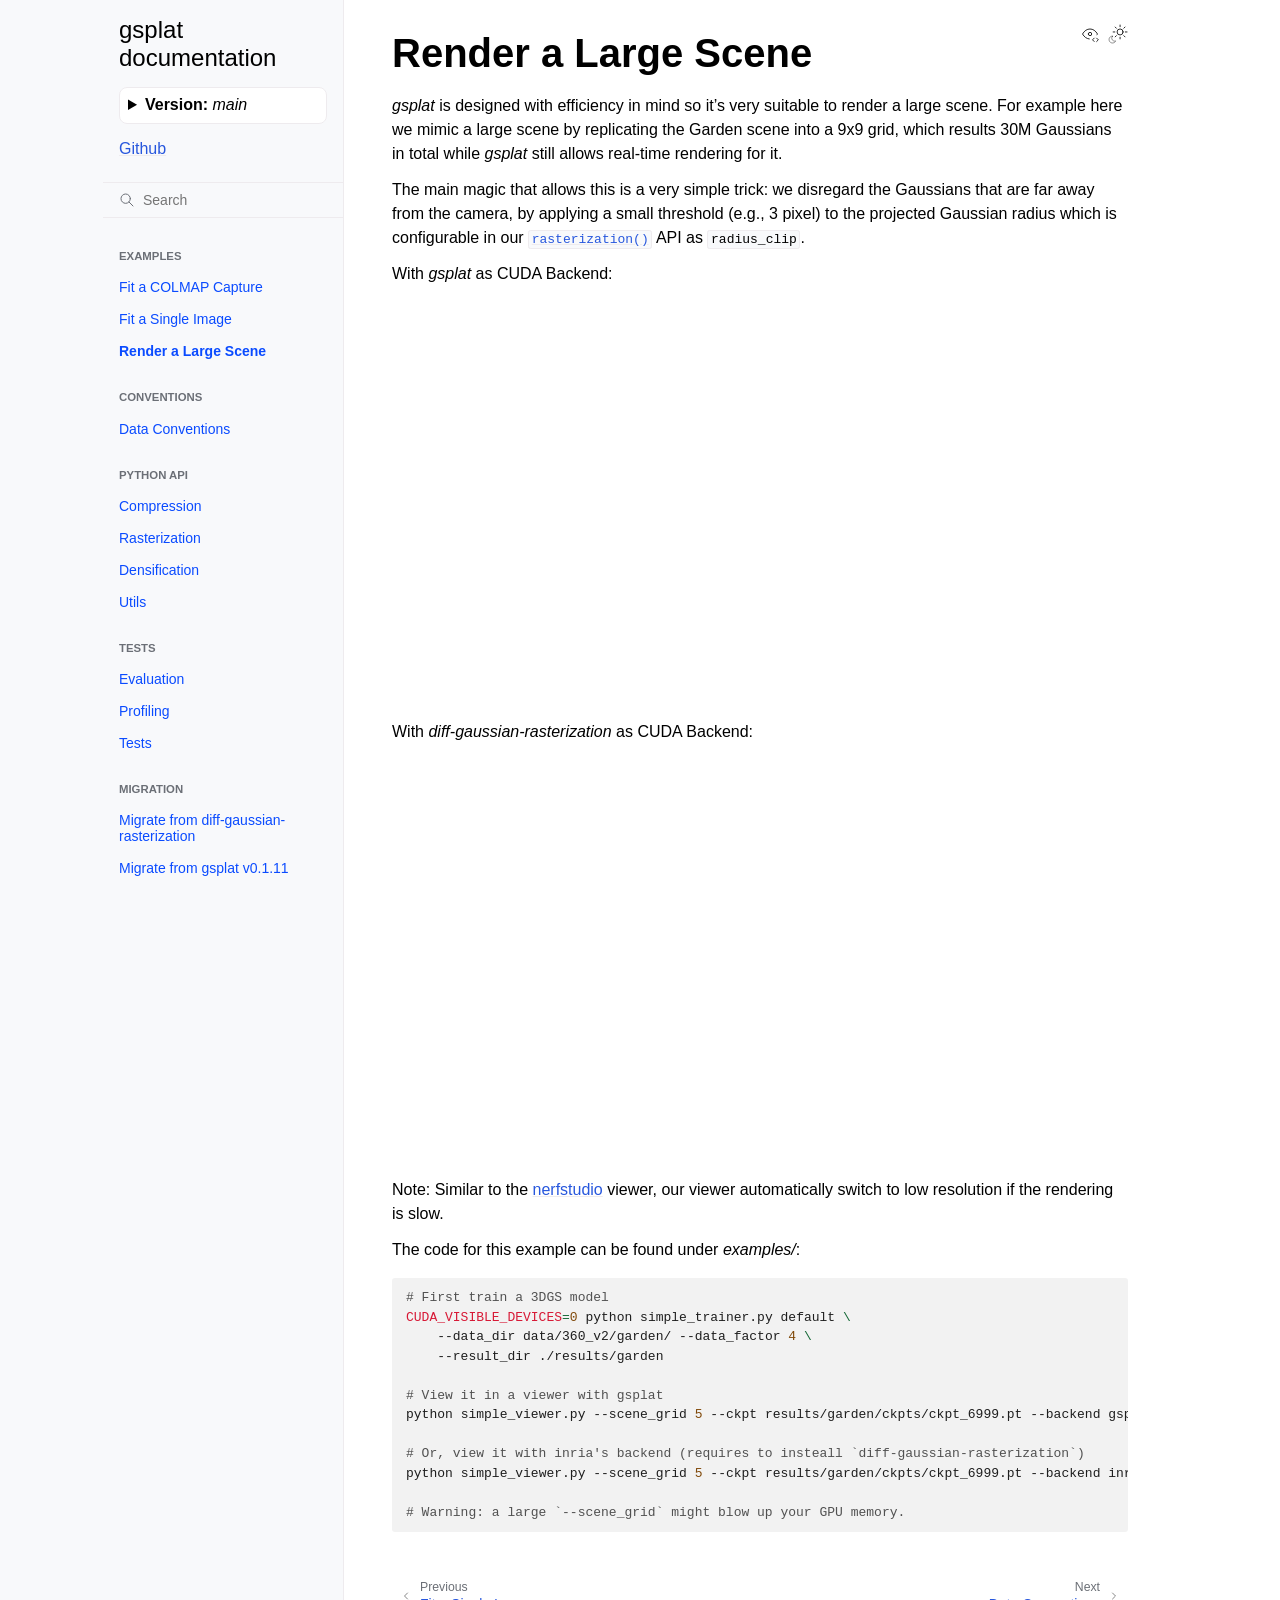
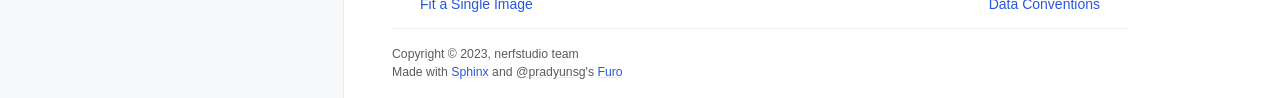
<file: main/examples/large_scale.html>
<!doctype html>
<html class="no-js" lang="en" data-content_root="../">
  <head><meta charset="utf-8">
    <meta name="viewport" content="width=device-width,initial-scale=1">
    <meta name="color-scheme" content="light dark"><meta name="viewport" content="width=device-width, initial-scale=1" />
<link rel="index" title="Index" href="../genindex.html"><link rel="search" title="Search" href="../search.html"><link rel="next" title="Data Conventions" href="../conventions/data_conventions.html"><link rel="prev" title="Fit a Single Image" href="image.html">

    <!-- Generated with Sphinx 7.4.7 and Furo 2025.12.19 -->
        <title>Render a Large Scene - gsplat documentation</title>
      <link rel="stylesheet" type="text/css" href="../_static/pygments.css?v=d111a655" />
    <link rel="stylesheet" type="text/css" href="../_static/styles/furo.css?v=7bdb33bb" />
    <link rel="stylesheet" type="text/css" href="../_static/styles/furo-extensions.css?v=8dab3a3b" />
    
    


<style>
  body {
    --color-code-background: #f2f2f2;
  --color-code-foreground: #1e1e1e;
  
  }
  @media not print {
    body[data-theme="dark"] {
      --color-code-background: #202020;
  --color-code-foreground: #d0d0d0;
  
    }
    @media (prefers-color-scheme: dark) {
      body:not([data-theme="light"]) {
        --color-code-background: #202020;
  --color-code-foreground: #d0d0d0;
  
      }
    }
  }
</style></head>
  <body>
    
    <script>
      document.body.dataset.theme = localStorage.getItem("theme") || "auto";
    </script>
    

<svg xmlns="http://www.w3.org/2000/svg" style="display: none;">
  <symbol id="svg-toc" viewBox="0 0 24 24">
    <title>Contents</title>
    <svg stroke="currentColor" fill="currentColor" stroke-width="0" viewBox="0 0 1024 1024">
      <path d="M408 442h480c4.4 0 8-3.6 8-8v-56c0-4.4-3.6-8-8-8H408c-4.4 0-8 3.6-8 8v56c0 4.4 3.6 8 8 8zm-8 204c0 4.4 3.6 8 8 8h480c4.4 0 8-3.6 8-8v-56c0-4.4-3.6-8-8-8H408c-4.4 0-8 3.6-8 8v56zm504-486H120c-4.4 0-8 3.6-8 8v56c0 4.4 3.6 8 8 8h784c4.4 0 8-3.6 8-8v-56c0-4.4-3.6-8-8-8zm0 632H120c-4.4 0-8 3.6-8 8v56c0 4.4 3.6 8 8 8h784c4.4 0 8-3.6 8-8v-56c0-4.4-3.6-8-8-8zM115.4 518.9L271.7 642c5.8 4.6 14.4.5 14.4-6.9V388.9c0-7.4-8.5-11.5-14.4-6.9L115.4 505.1a8.74 8.74 0 0 0 0 13.8z"/>
    </svg>
  </symbol>
  <symbol id="svg-menu" viewBox="0 0 24 24">
    <title>Menu</title>
    <svg xmlns="http://www.w3.org/2000/svg" viewBox="0 0 24 24" fill="none" stroke="currentColor"
      stroke-width="2" stroke-linecap="round" stroke-linejoin="round" class="feather-menu">
      <line x1="3" y1="12" x2="21" y2="12"></line>
      <line x1="3" y1="6" x2="21" y2="6"></line>
      <line x1="3" y1="18" x2="21" y2="18"></line>
    </svg>
  </symbol>
  <symbol id="svg-arrow-right" viewBox="0 0 24 24">
    <title>Expand</title>
    <svg xmlns="http://www.w3.org/2000/svg" viewBox="0 0 24 24" fill="none" stroke="currentColor"
      stroke-width="2" stroke-linecap="round" stroke-linejoin="round" class="feather-chevron-right">
      <polyline points="9 18 15 12 9 6"></polyline>
    </svg>
  </symbol>
  <symbol id="svg-sun" viewBox="0 0 24 24">
    <title>Light mode</title>
    <svg xmlns="http://www.w3.org/2000/svg" viewBox="0 0 24 24" fill="none" stroke="currentColor"
      stroke-width="1" stroke-linecap="round" stroke-linejoin="round" class="feather-sun">
      <circle cx="12" cy="12" r="5"></circle>
      <line x1="12" y1="1" x2="12" y2="3"></line>
      <line x1="12" y1="21" x2="12" y2="23"></line>
      <line x1="4.22" y1="4.22" x2="5.64" y2="5.64"></line>
      <line x1="18.36" y1="18.36" x2="19.78" y2="19.78"></line>
      <line x1="1" y1="12" x2="3" y2="12"></line>
      <line x1="21" y1="12" x2="23" y2="12"></line>
      <line x1="4.22" y1="19.78" x2="5.64" y2="18.36"></line>
      <line x1="18.36" y1="5.64" x2="19.78" y2="4.22"></line>
    </svg>
  </symbol>
  <symbol id="svg-moon" viewBox="0 0 24 24">
    <title>Dark mode</title>
    <svg xmlns="http://www.w3.org/2000/svg" viewBox="0 0 24 24" fill="none" stroke="currentColor"
      stroke-width="1" stroke-linecap="round" stroke-linejoin="round" class="icon-tabler-moon">
      <path stroke="none" d="M0 0h24v24H0z" fill="none" />
      <path d="M12 3c.132 0 .263 0 .393 0a7.5 7.5 0 0 0 7.92 12.446a9 9 0 1 1 -8.313 -12.454z" />
    </svg>
  </symbol>
  <symbol id="svg-sun-with-moon" viewBox="0 0 24 24">
    <title>Auto light/dark, in light mode</title>
    <svg xmlns="http://www.w3.org/2000/svg" viewBox="0 0 24 24" fill="none" stroke="currentColor"
      stroke-width="1" stroke-linecap="round" stroke-linejoin="round"
      class="icon-custom-derived-from-feather-sun-and-tabler-moon">
      <path style="opacity: 50%" d="M 5.411 14.504 C 5.471 14.504 5.532 14.504 5.591 14.504 C 3.639 16.319 4.383 19.569 6.931 20.352 C 7.693 20.586 8.512 20.551 9.25 20.252 C 8.023 23.207 4.056 23.725 2.11 21.184 C 0.166 18.642 1.702 14.949 4.874 14.536 C 5.051 14.512 5.231 14.5 5.411 14.5 L 5.411 14.504 Z"/>
      <line x1="14.5" y1="3.25" x2="14.5" y2="1.25"/>
      <line x1="14.5" y1="15.85" x2="14.5" y2="17.85"/>
      <line x1="10.044" y1="5.094" x2="8.63" y2="3.68"/>
      <line x1="19" y1="14.05" x2="20.414" y2="15.464"/>
      <line x1="8.2" y1="9.55" x2="6.2" y2="9.55"/>
      <line x1="20.8" y1="9.55" x2="22.8" y2="9.55"/>
      <line x1="10.044" y1="14.006" x2="8.63" y2="15.42"/>
      <line x1="19" y1="5.05" x2="20.414" y2="3.636"/>
      <circle cx="14.5" cy="9.55" r="3.6"/>
    </svg>
  </symbol>
  <symbol id="svg-moon-with-sun" viewBox="0 0 24 24">
    <title>Auto light/dark, in dark mode</title>
    <svg xmlns="http://www.w3.org/2000/svg" viewBox="0 0 24 24" fill="none" stroke="currentColor"
      stroke-width="1" stroke-linecap="round" stroke-linejoin="round"
      class="icon-custom-derived-from-feather-sun-and-tabler-moon">
      <path d="M 8.282 7.007 C 8.385 7.007 8.494 7.007 8.595 7.007 C 5.18 10.184 6.481 15.869 10.942 17.24 C 12.275 17.648 13.706 17.589 15 17.066 C 12.851 22.236 5.91 23.143 2.505 18.696 C -0.897 14.249 1.791 7.786 7.342 7.063 C 7.652 7.021 7.965 7 8.282 7 L 8.282 7.007 Z"/>
      <line style="opacity: 50%" x1="18" y1="3.705" x2="18" y2="2.5"/>
      <line style="opacity: 50%" x1="18" y1="11.295" x2="18" y2="12.5"/>
      <line style="opacity: 50%" x1="15.316" y1="4.816" x2="14.464" y2="3.964"/>
      <line style="opacity: 50%" x1="20.711" y1="10.212" x2="21.563" y2="11.063"/>
      <line style="opacity: 50%" x1="14.205" y1="7.5" x2="13.001" y2="7.5"/>
      <line style="opacity: 50%" x1="21.795" y1="7.5" x2="23" y2="7.5"/>
      <line style="opacity: 50%" x1="15.316" y1="10.184" x2="14.464" y2="11.036"/>
      <line style="opacity: 50%" x1="20.711" y1="4.789" x2="21.563" y2="3.937"/>
      <circle style="opacity: 50%" cx="18" cy="7.5" r="2.169"/>
    </svg>
  </symbol>
  <symbol id="svg-pencil" viewBox="0 0 24 24">
    <svg xmlns="http://www.w3.org/2000/svg" viewBox="0 0 24 24" fill="none" stroke="currentColor"
      stroke-width="1" stroke-linecap="round" stroke-linejoin="round" class="icon-tabler-pencil-code">
      <path d="M4 20h4l10.5 -10.5a2.828 2.828 0 1 0 -4 -4l-10.5 10.5v4" />
      <path d="M13.5 6.5l4 4" />
      <path d="M20 21l2 -2l-2 -2" />
      <path d="M17 17l-2 2l2 2" />
    </svg>
  </symbol>
  <symbol id="svg-eye" viewBox="0 0 24 24">
    <svg xmlns="http://www.w3.org/2000/svg" viewBox="0 0 24 24" fill="none" stroke="currentColor"
      stroke-width="1" stroke-linecap="round" stroke-linejoin="round" class="icon-tabler-eye-code">
      <path stroke="none" d="M0 0h24v24H0z" fill="none" />
      <path d="M10 12a2 2 0 1 0 4 0a2 2 0 0 0 -4 0" />
      <path
        d="M11.11 17.958c-3.209 -.307 -5.91 -2.293 -8.11 -5.958c2.4 -4 5.4 -6 9 -6c3.6 0 6.6 2 9 6c-.21 .352 -.427 .688 -.647 1.008" />
      <path d="M20 21l2 -2l-2 -2" />
      <path d="M17 17l-2 2l2 2" />
    </svg>
  </symbol>
</svg>

<input type="checkbox" class="sidebar-toggle" name="__navigation" id="__navigation" aria-label="Toggle site navigation sidebar">
<input type="checkbox" class="sidebar-toggle" name="__toc" id="__toc" aria-label="Toggle table of contents sidebar">
<label class="overlay sidebar-overlay" for="__navigation"></label>
<label class="overlay toc-overlay" for="__toc"></label>

<a class="skip-to-content muted-link" href="#furo-main-content">Skip to content</a>



<div class="page">
  <header class="mobile-header">
    <div class="header-left">
      <label class="nav-overlay-icon" for="__navigation">
        <span class="icon"><svg><use href="#svg-menu"></use></svg></span>
      </label>
    </div>
    <div class="header-center">
      <a href="../index.html"><div class="brand">gsplat  documentation</div></a>
    </div>
    <div class="header-right">
      <div class="theme-toggle-container theme-toggle-header">
        <button class="theme-toggle" aria-label="Toggle Light / Dark / Auto color theme">
          <svg class="theme-icon-when-auto-light"><use href="#svg-sun-with-moon"></use></svg>
          <svg class="theme-icon-when-auto-dark"><use href="#svg-moon-with-sun"></use></svg>
          <svg class="theme-icon-when-dark"><use href="#svg-moon"></use></svg>
          <svg class="theme-icon-when-light"><use href="#svg-sun"></use></svg>
        </button>
      </div>
      <label class="toc-overlay-icon toc-header-icon no-toc" for="__toc">
        <span class="icon"><svg><use href="#svg-toc"></use></svg></span>
      </label>
    </div>
  </header>
  <aside class="sidebar-drawer">
    <div class="sidebar-container">
      
      <div class="sidebar-sticky"><a class="sidebar-brand" href="../index.html">
     
    <span class="sidebar-brand-text">gsplat  documentation</span> 
</a>

<!-- Dropdown for different versions of the docs. Slightly hacky. -->
<div style="padding: 0 1em;">
    <script>
      var DocsVersionsPopulated = false;

      async function getVersionList() {
        // This index.txt file is written by the docs.yml GitHub action.
        // https://github.com/nerfstudio-project/gsplat/blob/main/.github/workflows/doc.yml
        const response = await fetch(
          "https://docs.gsplat.studio/versions/index.txt",
          { cache: "no-cache" }
        );
        return await response.text();
      }
      async function DocsPopulateVersionDropDown () {
        // Load the version list lazily...
        if (DocsVersionsPopulated) {
          return;
        }
        DocsVersionsPopulated = true;

        console.log("Populating docs version list!")
        const versions = (await getVersionList()).trim().split("\n").reverse();
        console.log(versions);
        let htmlString = "<ul style='margin: 0.5rem 0 0 0'>";
        htmlString += `<li><a href="https://docs.gsplat.studio/main">main</a></li>`;
        for (let version of versions) {
          htmlString += `<li><a href="https://docs.gsplat.studio/versions/${version}">${version}</a></li>`;
        }

        htmlString += "</ul>";
        document.getElementById("version-dropdown").innerHTML = htmlString;
      }
    </script>
    <details
        style="padding: 0.5rem; background: var(--color-background-primary); border-radius: 0.5rem; border: 1px solid var(--color-sidebar-background-border);"
        ontoggle="DocsPopulateVersionDropDown()"
    >
    <summary style="cursor: pointer;"><strong>Version:</strong> <em>main</em></summary>
      <div id="version-dropdown"></div>
    </details>
    <!-- End dropdown -->
</div>

<div style="text-align: left; padding: 1em">
    <script async defer src="https://buttons.github.io/buttons.js"></script>
    <a class="github-button" href="https://github.com/nerfstudio-project/gsplat"
        data-color-scheme="no-preference: light; light: light; dark: light;" data-size="large" data-show-count="true"
        aria-label="Download buttons/github-buttons on GitHub">
        Github
    </a>
</div><form class="sidebar-search-container" method="get" action="../search.html" role="search">
  <input class="sidebar-search" placeholder="Search" name="q" aria-label="Search">
  <input type="hidden" name="check_keywords" value="yes">
  <input type="hidden" name="area" value="default">
</form>
<div id="searchbox"></div><div class="sidebar-scroll"><div class="sidebar-tree">
  <p class="caption" role="heading"><span class="caption-text">Examples</span></p>
<ul class="current">
<li class="toctree-l1"><a class="reference internal" href="colmap.html">Fit a COLMAP Capture</a></li>
<li class="toctree-l1"><a class="reference internal" href="image.html">Fit a Single Image</a></li>
<li class="toctree-l1 current current-page"><a class="current reference internal" href="#">Render a Large Scene</a></li>
</ul>
<p class="caption" role="heading"><span class="caption-text">Conventions</span></p>
<ul>
<li class="toctree-l1"><a class="reference internal" href="../conventions/data_conventions.html">Data Conventions</a></li>
</ul>
<p class="caption" role="heading"><span class="caption-text">Python API</span></p>
<ul>
<li class="toctree-l1"><a class="reference internal" href="../apis/compression.html">Compression</a></li>
<li class="toctree-l1"><a class="reference internal" href="../apis/rasterization.html">Rasterization</a></li>
<li class="toctree-l1"><a class="reference internal" href="../apis/strategy.html">Densification</a></li>
<li class="toctree-l1"><a class="reference internal" href="../apis/utils.html">Utils</a></li>
</ul>
<p class="caption" role="heading"><span class="caption-text">Tests</span></p>
<ul>
<li class="toctree-l1"><a class="reference internal" href="../tests/eval.html">Evaluation</a></li>
<li class="toctree-l1"><a class="reference internal" href="../tests/profile.html">Profiling</a></li>
<li class="toctree-l1"><a class="reference internal" href="../tests/tests.html">Tests</a></li>
</ul>
<p class="caption" role="heading"><span class="caption-text">Migration</span></p>
<ul>
<li class="toctree-l1"><a class="reference internal" href="../migration/migration_inria.html">Migrate from diff-gaussian-rasterization</a></li>
<li class="toctree-l1"><a class="reference internal" href="../migration/migration_legacy.html">Migrate from gsplat v0.1.11</a></li>
</ul>

</div>
</div>

      </div>
      
    </div>
  </aside>
  <div class="main">
    <div class="content">
      <div class="article-container">
        <a href="#" class="back-to-top muted-link">
          <svg xmlns="http://www.w3.org/2000/svg" viewBox="0 0 24 24">
            <path d="M13 20h-2V8l-5.5 5.5-1.42-1.42L12 4.16l7.92 7.92-1.42 1.42L13 8v12z"></path>
          </svg>
          <span>Back to top</span>
        </a>
        <div class="content-icon-container">
          <div class="view-this-page">
  <a class="muted-link" href="../_sources/examples/large_scale.rst.txt" title="View this page">
    <svg><use href="#svg-eye"></use></svg>
    <span class="visually-hidden">View this page</span>
  </a>
</div>
<div class="theme-toggle-container theme-toggle-content">
            <button class="theme-toggle" aria-label="Toggle Light / Dark / Auto color theme">
              <svg class="theme-icon-when-auto-light"><use href="#svg-sun-with-moon"></use></svg>
              <svg class="theme-icon-when-auto-dark"><use href="#svg-moon-with-sun"></use></svg>
              <svg class="theme-icon-when-dark"><use href="#svg-moon"></use></svg>
              <svg class="theme-icon-when-light"><use href="#svg-sun"></use></svg>
            </button>
          </div>
          <label class="toc-overlay-icon toc-content-icon no-toc" for="__toc">
            <span class="icon"><svg><use href="#svg-toc"></use></svg></span>
          </label>
        </div>
        <article role="main" id="furo-main-content">
          <section id="render-a-large-scene">
<h1>Render a Large Scene<a class="headerlink" href="#render-a-large-scene" title="Link to this heading">¶</a></h1>
<p><cite>gsplat</cite> is designed with efficiency in mind so it’s very suitable to render a large scene.
For example here we mimic a large scene by replicating the Garden scene into a 9x9 grid,
which results 30M Gaussians in total while <cite>gsplat</cite> still allows real-time rendering for it.</p>
<p>The main magic that allows this is a very simple trick: we disregard the Gaussians that are
far away from the camera, by applying a small threshold (e.g., 3 pixel) to the projected
Gaussian radius which is configurable in our <a class="reference internal" href="../apis/rasterization.html#gsplat.rasterization" title="gsplat.rasterization"><code class="xref py py-func docutils literal notranslate"><span class="pre">rasterization()</span></code></a> API as <code class="code docutils literal notranslate"><span class="pre">radius_clip</span></code>.</p>
<p>With <cite>gsplat</cite> as CUDA Backend:</p>
<div style="position:relative; padding-bottom:56.25%; height:0; width:100%">
    <iframe style="position:absolute; top:0; left:0; width:100%; height:100%" src="https://www.youtube.com/embed/rXyJwL7uJFQ?si=kQ10HcASlvhztTUA" title="YouTube video player" frameborder="0" allow="accelerometer; autoplay; clipboard-write; encrypted-media; gyroscope; picture-in-picture; web-share" referrerpolicy="strict-origin-when-cross-origin" allowfullscreen></iframe>
</div><p>With <cite>diff-gaussian-rasterization</cite> as CUDA Backend:</p>
<div style="position:relative; padding-bottom:56.25%; height:0; width:100%">
    <iframe style="position:absolute; top:0; left:0; width:100%; height:100%" src="https://www.youtube.com/embed/kk3G3P68rkc?si=JJplV2ZY3PxE_5k7" title="YouTube video player" frameborder="0" allow="accelerometer; autoplay; clipboard-write; encrypted-media; gyroscope; picture-in-picture; web-share" referrerpolicy="strict-origin-when-cross-origin" allowfullscreen></iframe>
</div><p>Note: Similar to the <a class="reference external" href="https://docs.nerf.studio/">nerfstudio</a> viewer, our viewer automatically
switch to low resolution if the rendering is slow.</p>
<p>The code for this example can be found under <cite>examples/</cite>:</p>
<div class="highlight-bash notranslate"><div class="highlight"><pre><span></span><span class="c1"># First train a 3DGS model</span>
<span class="nv">CUDA_VISIBLE_DEVICES</span><span class="o">=</span><span class="m">0</span><span class="w"> </span>python<span class="w"> </span>simple_trainer.py<span class="w"> </span>default<span class="w"> </span><span class="se">\</span>
<span class="w">    </span>--data_dir<span class="w"> </span>data/360_v2/garden/<span class="w"> </span>--data_factor<span class="w"> </span><span class="m">4</span><span class="w"> </span><span class="se">\</span>
<span class="w">    </span>--result_dir<span class="w"> </span>./results/garden

<span class="c1"># View it in a viewer with gsplat</span>
python<span class="w"> </span>simple_viewer.py<span class="w"> </span>--scene_grid<span class="w"> </span><span class="m">5</span><span class="w"> </span>--ckpt<span class="w"> </span>results/garden/ckpts/ckpt_6999.pt<span class="w"> </span>--backend<span class="w"> </span>gsplat

<span class="c1"># Or, view it with inria's backend (requires to insteall `diff-gaussian-rasterization`)</span>
python<span class="w"> </span>simple_viewer.py<span class="w"> </span>--scene_grid<span class="w"> </span><span class="m">5</span><span class="w"> </span>--ckpt<span class="w"> </span>results/garden/ckpts/ckpt_6999.pt<span class="w"> </span>--backend<span class="w"> </span>inria

<span class="c1"># Warning: a large `--scene_grid` might blow up your GPU memory.</span>
</pre></div>
</div>
</section>

        </article>
      </div>
      <footer>
        
        <div class="related-pages">
          <a class="next-page" href="../conventions/data_conventions.html">
              <div class="page-info">
                <div class="context">
                  <span>Next</span>
                </div>
                <div class="title">Data Conventions</div>
              </div>
              <svg class="furo-related-icon"><use href="#svg-arrow-right"></use></svg>
            </a>
          <a class="prev-page" href="image.html">
              <svg class="furo-related-icon"><use href="#svg-arrow-right"></use></svg>
              <div class="page-info">
                <div class="context">
                  <span>Previous</span>
                </div>
                
                <div class="title">Fit a Single Image</div>
                
              </div>
            </a>
        </div>
        <div class="bottom-of-page">
          <div class="left-details">
            <div class="copyright">
                Copyright &#169; 2023, nerfstudio team
            </div>
            Made with <a href="https://www.sphinx-doc.org/">Sphinx</a> and <a class="muted-link" href="https://pradyunsg.me">@pradyunsg</a>'s
            
            <a href="https://github.com/pradyunsg/furo">Furo</a>
            
          </div>
          <div class="right-details">
            
          </div>
        </div>
        
      </footer>
    </div>
    <aside class="toc-drawer no-toc">
      
      
      
    </aside>
  </div>
</div><script src="../_static/documentation_options.js?v=5929fcd5"></script>
    <script src="../_static/doctools.js?v=9a2dae69"></script>
    <script src="../_static/sphinx_highlight.js?v=dc90522c"></script>
    <script src="../_static/scripts/furo.js?v=46bd48cc"></script>
    </body>
</html>
</file>
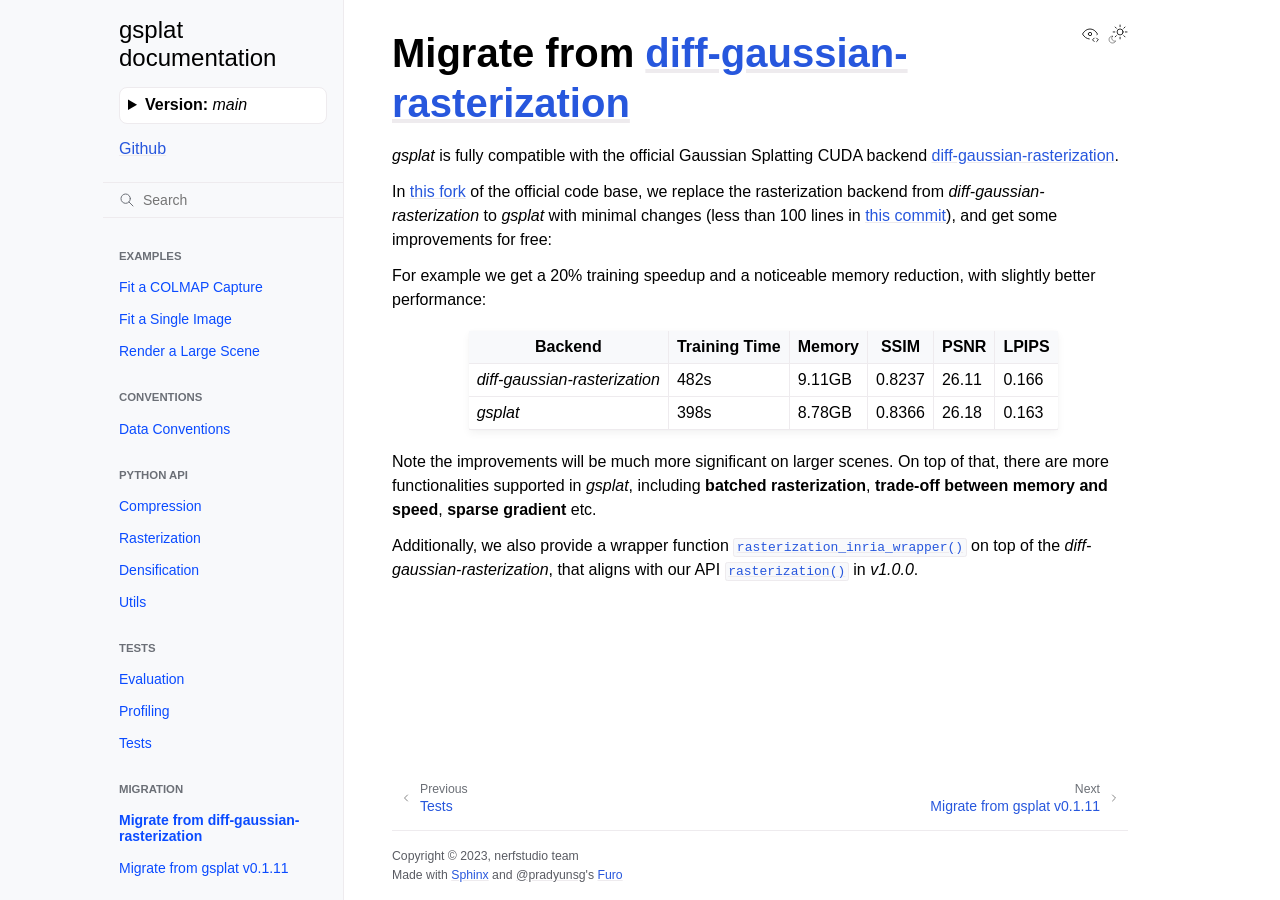
<file: main/migration/migration_inria.html>
<!doctype html>
<html class="no-js" lang="en" data-content_root="../">
  <head><meta charset="utf-8">
    <meta name="viewport" content="width=device-width,initial-scale=1">
    <meta name="color-scheme" content="light dark"><meta name="viewport" content="width=device-width, initial-scale=1" />
<link rel="index" title="Index" href="../genindex.html"><link rel="search" title="Search" href="../search.html"><link rel="next" title="Migrate from gsplat v0.1.11" href="migration_legacy.html"><link rel="prev" title="Tests" href="../tests/tests.html">

    <!-- Generated with Sphinx 7.4.7 and Furo 2025.12.19 -->
        <title>Migrate from diff-gaussian-rasterization - gsplat documentation</title>
      <link rel="stylesheet" type="text/css" href="../_static/pygments.css?v=d111a655" />
    <link rel="stylesheet" type="text/css" href="../_static/styles/furo.css?v=7bdb33bb" />
    <link rel="stylesheet" type="text/css" href="../_static/styles/furo-extensions.css?v=8dab3a3b" />
    
    


<style>
  body {
    --color-code-background: #f2f2f2;
  --color-code-foreground: #1e1e1e;
  
  }
  @media not print {
    body[data-theme="dark"] {
      --color-code-background: #202020;
  --color-code-foreground: #d0d0d0;
  
    }
    @media (prefers-color-scheme: dark) {
      body:not([data-theme="light"]) {
        --color-code-background: #202020;
  --color-code-foreground: #d0d0d0;
  
      }
    }
  }
</style></head>
  <body>
    
    <script>
      document.body.dataset.theme = localStorage.getItem("theme") || "auto";
    </script>
    

<svg xmlns="http://www.w3.org/2000/svg" style="display: none;">
  <symbol id="svg-toc" viewBox="0 0 24 24">
    <title>Contents</title>
    <svg stroke="currentColor" fill="currentColor" stroke-width="0" viewBox="0 0 1024 1024">
      <path d="M408 442h480c4.4 0 8-3.6 8-8v-56c0-4.4-3.6-8-8-8H408c-4.4 0-8 3.6-8 8v56c0 4.4 3.6 8 8 8zm-8 204c0 4.4 3.6 8 8 8h480c4.4 0 8-3.6 8-8v-56c0-4.4-3.6-8-8-8H408c-4.4 0-8 3.6-8 8v56zm504-486H120c-4.4 0-8 3.6-8 8v56c0 4.4 3.6 8 8 8h784c4.4 0 8-3.6 8-8v-56c0-4.4-3.6-8-8-8zm0 632H120c-4.4 0-8 3.6-8 8v56c0 4.4 3.6 8 8 8h784c4.4 0 8-3.6 8-8v-56c0-4.4-3.6-8-8-8zM115.4 518.9L271.7 642c5.8 4.6 14.4.5 14.4-6.9V388.9c0-7.4-8.5-11.5-14.4-6.9L115.4 505.1a8.74 8.74 0 0 0 0 13.8z"/>
    </svg>
  </symbol>
  <symbol id="svg-menu" viewBox="0 0 24 24">
    <title>Menu</title>
    <svg xmlns="http://www.w3.org/2000/svg" viewBox="0 0 24 24" fill="none" stroke="currentColor"
      stroke-width="2" stroke-linecap="round" stroke-linejoin="round" class="feather-menu">
      <line x1="3" y1="12" x2="21" y2="12"></line>
      <line x1="3" y1="6" x2="21" y2="6"></line>
      <line x1="3" y1="18" x2="21" y2="18"></line>
    </svg>
  </symbol>
  <symbol id="svg-arrow-right" viewBox="0 0 24 24">
    <title>Expand</title>
    <svg xmlns="http://www.w3.org/2000/svg" viewBox="0 0 24 24" fill="none" stroke="currentColor"
      stroke-width="2" stroke-linecap="round" stroke-linejoin="round" class="feather-chevron-right">
      <polyline points="9 18 15 12 9 6"></polyline>
    </svg>
  </symbol>
  <symbol id="svg-sun" viewBox="0 0 24 24">
    <title>Light mode</title>
    <svg xmlns="http://www.w3.org/2000/svg" viewBox="0 0 24 24" fill="none" stroke="currentColor"
      stroke-width="1" stroke-linecap="round" stroke-linejoin="round" class="feather-sun">
      <circle cx="12" cy="12" r="5"></circle>
      <line x1="12" y1="1" x2="12" y2="3"></line>
      <line x1="12" y1="21" x2="12" y2="23"></line>
      <line x1="4.22" y1="4.22" x2="5.64" y2="5.64"></line>
      <line x1="18.36" y1="18.36" x2="19.78" y2="19.78"></line>
      <line x1="1" y1="12" x2="3" y2="12"></line>
      <line x1="21" y1="12" x2="23" y2="12"></line>
      <line x1="4.22" y1="19.78" x2="5.64" y2="18.36"></line>
      <line x1="18.36" y1="5.64" x2="19.78" y2="4.22"></line>
    </svg>
  </symbol>
  <symbol id="svg-moon" viewBox="0 0 24 24">
    <title>Dark mode</title>
    <svg xmlns="http://www.w3.org/2000/svg" viewBox="0 0 24 24" fill="none" stroke="currentColor"
      stroke-width="1" stroke-linecap="round" stroke-linejoin="round" class="icon-tabler-moon">
      <path stroke="none" d="M0 0h24v24H0z" fill="none" />
      <path d="M12 3c.132 0 .263 0 .393 0a7.5 7.5 0 0 0 7.92 12.446a9 9 0 1 1 -8.313 -12.454z" />
    </svg>
  </symbol>
  <symbol id="svg-sun-with-moon" viewBox="0 0 24 24">
    <title>Auto light/dark, in light mode</title>
    <svg xmlns="http://www.w3.org/2000/svg" viewBox="0 0 24 24" fill="none" stroke="currentColor"
      stroke-width="1" stroke-linecap="round" stroke-linejoin="round"
      class="icon-custom-derived-from-feather-sun-and-tabler-moon">
      <path style="opacity: 50%" d="M 5.411 14.504 C 5.471 14.504 5.532 14.504 5.591 14.504 C 3.639 16.319 4.383 19.569 6.931 20.352 C 7.693 20.586 8.512 20.551 9.25 20.252 C 8.023 23.207 4.056 23.725 2.11 21.184 C 0.166 18.642 1.702 14.949 4.874 14.536 C 5.051 14.512 5.231 14.5 5.411 14.5 L 5.411 14.504 Z"/>
      <line x1="14.5" y1="3.25" x2="14.5" y2="1.25"/>
      <line x1="14.5" y1="15.85" x2="14.5" y2="17.85"/>
      <line x1="10.044" y1="5.094" x2="8.63" y2="3.68"/>
      <line x1="19" y1="14.05" x2="20.414" y2="15.464"/>
      <line x1="8.2" y1="9.55" x2="6.2" y2="9.55"/>
      <line x1="20.8" y1="9.55" x2="22.8" y2="9.55"/>
      <line x1="10.044" y1="14.006" x2="8.63" y2="15.42"/>
      <line x1="19" y1="5.05" x2="20.414" y2="3.636"/>
      <circle cx="14.5" cy="9.55" r="3.6"/>
    </svg>
  </symbol>
  <symbol id="svg-moon-with-sun" viewBox="0 0 24 24">
    <title>Auto light/dark, in dark mode</title>
    <svg xmlns="http://www.w3.org/2000/svg" viewBox="0 0 24 24" fill="none" stroke="currentColor"
      stroke-width="1" stroke-linecap="round" stroke-linejoin="round"
      class="icon-custom-derived-from-feather-sun-and-tabler-moon">
      <path d="M 8.282 7.007 C 8.385 7.007 8.494 7.007 8.595 7.007 C 5.18 10.184 6.481 15.869 10.942 17.24 C 12.275 17.648 13.706 17.589 15 17.066 C 12.851 22.236 5.91 23.143 2.505 18.696 C -0.897 14.249 1.791 7.786 7.342 7.063 C 7.652 7.021 7.965 7 8.282 7 L 8.282 7.007 Z"/>
      <line style="opacity: 50%" x1="18" y1="3.705" x2="18" y2="2.5"/>
      <line style="opacity: 50%" x1="18" y1="11.295" x2="18" y2="12.5"/>
      <line style="opacity: 50%" x1="15.316" y1="4.816" x2="14.464" y2="3.964"/>
      <line style="opacity: 50%" x1="20.711" y1="10.212" x2="21.563" y2="11.063"/>
      <line style="opacity: 50%" x1="14.205" y1="7.5" x2="13.001" y2="7.5"/>
      <line style="opacity: 50%" x1="21.795" y1="7.5" x2="23" y2="7.5"/>
      <line style="opacity: 50%" x1="15.316" y1="10.184" x2="14.464" y2="11.036"/>
      <line style="opacity: 50%" x1="20.711" y1="4.789" x2="21.563" y2="3.937"/>
      <circle style="opacity: 50%" cx="18" cy="7.5" r="2.169"/>
    </svg>
  </symbol>
  <symbol id="svg-pencil" viewBox="0 0 24 24">
    <svg xmlns="http://www.w3.org/2000/svg" viewBox="0 0 24 24" fill="none" stroke="currentColor"
      stroke-width="1" stroke-linecap="round" stroke-linejoin="round" class="icon-tabler-pencil-code">
      <path d="M4 20h4l10.5 -10.5a2.828 2.828 0 1 0 -4 -4l-10.5 10.5v4" />
      <path d="M13.5 6.5l4 4" />
      <path d="M20 21l2 -2l-2 -2" />
      <path d="M17 17l-2 2l2 2" />
    </svg>
  </symbol>
  <symbol id="svg-eye" viewBox="0 0 24 24">
    <svg xmlns="http://www.w3.org/2000/svg" viewBox="0 0 24 24" fill="none" stroke="currentColor"
      stroke-width="1" stroke-linecap="round" stroke-linejoin="round" class="icon-tabler-eye-code">
      <path stroke="none" d="M0 0h24v24H0z" fill="none" />
      <path d="M10 12a2 2 0 1 0 4 0a2 2 0 0 0 -4 0" />
      <path
        d="M11.11 17.958c-3.209 -.307 -5.91 -2.293 -8.11 -5.958c2.4 -4 5.4 -6 9 -6c3.6 0 6.6 2 9 6c-.21 .352 -.427 .688 -.647 1.008" />
      <path d="M20 21l2 -2l-2 -2" />
      <path d="M17 17l-2 2l2 2" />
    </svg>
  </symbol>
</svg>

<input type="checkbox" class="sidebar-toggle" name="__navigation" id="__navigation" aria-label="Toggle site navigation sidebar">
<input type="checkbox" class="sidebar-toggle" name="__toc" id="__toc" aria-label="Toggle table of contents sidebar">
<label class="overlay sidebar-overlay" for="__navigation"></label>
<label class="overlay toc-overlay" for="__toc"></label>

<a class="skip-to-content muted-link" href="#furo-main-content">Skip to content</a>



<div class="page">
  <header class="mobile-header">
    <div class="header-left">
      <label class="nav-overlay-icon" for="__navigation">
        <span class="icon"><svg><use href="#svg-menu"></use></svg></span>
      </label>
    </div>
    <div class="header-center">
      <a href="../index.html"><div class="brand">gsplat  documentation</div></a>
    </div>
    <div class="header-right">
      <div class="theme-toggle-container theme-toggle-header">
        <button class="theme-toggle" aria-label="Toggle Light / Dark / Auto color theme">
          <svg class="theme-icon-when-auto-light"><use href="#svg-sun-with-moon"></use></svg>
          <svg class="theme-icon-when-auto-dark"><use href="#svg-moon-with-sun"></use></svg>
          <svg class="theme-icon-when-dark"><use href="#svg-moon"></use></svg>
          <svg class="theme-icon-when-light"><use href="#svg-sun"></use></svg>
        </button>
      </div>
      <label class="toc-overlay-icon toc-header-icon no-toc" for="__toc">
        <span class="icon"><svg><use href="#svg-toc"></use></svg></span>
      </label>
    </div>
  </header>
  <aside class="sidebar-drawer">
    <div class="sidebar-container">
      
      <div class="sidebar-sticky"><a class="sidebar-brand" href="../index.html">
     
    <span class="sidebar-brand-text">gsplat  documentation</span> 
</a>

<!-- Dropdown for different versions of the docs. Slightly hacky. -->
<div style="padding: 0 1em;">
    <script>
      var DocsVersionsPopulated = false;

      async function getVersionList() {
        // This index.txt file is written by the docs.yml GitHub action.
        // https://github.com/nerfstudio-project/gsplat/blob/main/.github/workflows/doc.yml
        const response = await fetch(
          "https://docs.gsplat.studio/versions/index.txt",
          { cache: "no-cache" }
        );
        return await response.text();
      }
      async function DocsPopulateVersionDropDown () {
        // Load the version list lazily...
        if (DocsVersionsPopulated) {
          return;
        }
        DocsVersionsPopulated = true;

        console.log("Populating docs version list!")
        const versions = (await getVersionList()).trim().split("\n").reverse();
        console.log(versions);
        let htmlString = "<ul style='margin: 0.5rem 0 0 0'>";
        htmlString += `<li><a href="https://docs.gsplat.studio/main">main</a></li>`;
        for (let version of versions) {
          htmlString += `<li><a href="https://docs.gsplat.studio/versions/${version}">${version}</a></li>`;
        }

        htmlString += "</ul>";
        document.getElementById("version-dropdown").innerHTML = htmlString;
      }
    </script>
    <details
        style="padding: 0.5rem; background: var(--color-background-primary); border-radius: 0.5rem; border: 1px solid var(--color-sidebar-background-border);"
        ontoggle="DocsPopulateVersionDropDown()"
    >
    <summary style="cursor: pointer;"><strong>Version:</strong> <em>main</em></summary>
      <div id="version-dropdown"></div>
    </details>
    <!-- End dropdown -->
</div>

<div style="text-align: left; padding: 1em">
    <script async defer src="https://buttons.github.io/buttons.js"></script>
    <a class="github-button" href="https://github.com/nerfstudio-project/gsplat"
        data-color-scheme="no-preference: light; light: light; dark: light;" data-size="large" data-show-count="true"
        aria-label="Download buttons/github-buttons on GitHub">
        Github
    </a>
</div><form class="sidebar-search-container" method="get" action="../search.html" role="search">
  <input class="sidebar-search" placeholder="Search" name="q" aria-label="Search">
  <input type="hidden" name="check_keywords" value="yes">
  <input type="hidden" name="area" value="default">
</form>
<div id="searchbox"></div><div class="sidebar-scroll"><div class="sidebar-tree">
  <p class="caption" role="heading"><span class="caption-text">Examples</span></p>
<ul>
<li class="toctree-l1"><a class="reference internal" href="../examples/colmap.html">Fit a COLMAP Capture</a></li>
<li class="toctree-l1"><a class="reference internal" href="../examples/image.html">Fit a Single Image</a></li>
<li class="toctree-l1"><a class="reference internal" href="../examples/large_scale.html">Render a Large Scene</a></li>
</ul>
<p class="caption" role="heading"><span class="caption-text">Conventions</span></p>
<ul>
<li class="toctree-l1"><a class="reference internal" href="../conventions/data_conventions.html">Data Conventions</a></li>
</ul>
<p class="caption" role="heading"><span class="caption-text">Python API</span></p>
<ul>
<li class="toctree-l1"><a class="reference internal" href="../apis/compression.html">Compression</a></li>
<li class="toctree-l1"><a class="reference internal" href="../apis/rasterization.html">Rasterization</a></li>
<li class="toctree-l1"><a class="reference internal" href="../apis/strategy.html">Densification</a></li>
<li class="toctree-l1"><a class="reference internal" href="../apis/utils.html">Utils</a></li>
</ul>
<p class="caption" role="heading"><span class="caption-text">Tests</span></p>
<ul>
<li class="toctree-l1"><a class="reference internal" href="../tests/eval.html">Evaluation</a></li>
<li class="toctree-l1"><a class="reference internal" href="../tests/profile.html">Profiling</a></li>
<li class="toctree-l1"><a class="reference internal" href="../tests/tests.html">Tests</a></li>
</ul>
<p class="caption" role="heading"><span class="caption-text">Migration</span></p>
<ul class="current">
<li class="toctree-l1 current current-page"><a class="current reference internal" href="#">Migrate from diff-gaussian-rasterization</a></li>
<li class="toctree-l1"><a class="reference internal" href="migration_legacy.html">Migrate from gsplat v0.1.11</a></li>
</ul>

</div>
</div>

      </div>
      
    </div>
  </aside>
  <div class="main">
    <div class="content">
      <div class="article-container">
        <a href="#" class="back-to-top muted-link">
          <svg xmlns="http://www.w3.org/2000/svg" viewBox="0 0 24 24">
            <path d="M13 20h-2V8l-5.5 5.5-1.42-1.42L12 4.16l7.92 7.92-1.42 1.42L13 8v12z"></path>
          </svg>
          <span>Back to top</span>
        </a>
        <div class="content-icon-container">
          <div class="view-this-page">
  <a class="muted-link" href="../_sources/migration/migration_inria.rst.txt" title="View this page">
    <svg><use href="#svg-eye"></use></svg>
    <span class="visually-hidden">View this page</span>
  </a>
</div>
<div class="theme-toggle-container theme-toggle-content">
            <button class="theme-toggle" aria-label="Toggle Light / Dark / Auto color theme">
              <svg class="theme-icon-when-auto-light"><use href="#svg-sun-with-moon"></use></svg>
              <svg class="theme-icon-when-auto-dark"><use href="#svg-moon-with-sun"></use></svg>
              <svg class="theme-icon-when-dark"><use href="#svg-moon"></use></svg>
              <svg class="theme-icon-when-light"><use href="#svg-sun"></use></svg>
            </button>
          </div>
          <label class="toc-overlay-icon toc-content-icon no-toc" for="__toc">
            <span class="icon"><svg><use href="#svg-toc"></use></svg></span>
          </label>
        </div>
        <article role="main" id="furo-main-content">
          <section id="migrate-from-diff-gaussian-rasterization">
<h1>Migrate from <a class="reference external" href="https://github.com/graphdeco-inria/diff-gaussian-rasterization">diff-gaussian-rasterization</a><a class="headerlink" href="#migrate-from-diff-gaussian-rasterization" title="Link to this heading">¶</a></h1>
<p><cite>gsplat</cite> is fully compatible with the official Gaussian Splatting CUDA backend <a class="reference external" href="https://github.com/graphdeco-inria/diff-gaussian-rasterization">diff-gaussian-rasterization</a>.</p>
<p>In <a class="reference external" href="https://github.com/liruilong940607/gaussian-splatting">this fork</a> of the official code base, we replace the rasterization backend from <cite>diff-gaussian-rasterization</cite> to <cite>gsplat</cite> with
minimal changes (less than 100 lines in <a class="reference external" href="https://github.com/liruilong940607/gaussian-splatting/commit/258123ab8f8d52038da862c936bd413dc0b32e4d">this commit</a>), and get some improvements for free:</p>
<p>For example we get a 20% training speedup and a noticeable memory reduction, with slightly better performance:</p>
<div class="table-wrapper docutils container">
<table class="docutils align-default">
<thead>
<tr class="row-odd"><th class="head"><p>Backend</p></th>
<th class="head"><p>Training Time</p></th>
<th class="head"><p>Memory</p></th>
<th class="head"><p>SSIM</p></th>
<th class="head"><p>PSNR</p></th>
<th class="head"><p>LPIPS</p></th>
</tr>
</thead>
<tbody>
<tr class="row-even"><td><p><cite>diff-gaussian-rasterization</cite></p></td>
<td><p>482s</p></td>
<td><p>9.11GB</p></td>
<td><p>0.8237</p></td>
<td><p>26.11</p></td>
<td><p>0.166</p></td>
</tr>
<tr class="row-odd"><td><p><cite>gsplat</cite></p></td>
<td><p>398s</p></td>
<td><p>8.78GB</p></td>
<td><p>0.8366</p></td>
<td><p>26.18</p></td>
<td><p>0.163</p></td>
</tr>
</tbody>
</table>
</div>
<p>Note the improvements will be much more significant on larger scenes.
On top of that, there are more functionalities supported in <cite>gsplat</cite>, including
<strong>batched rasterization</strong>, <strong>trade-off between memory and speed</strong>, <strong>sparse gradient</strong> etc.</p>
<p>Additionally, we also provide a wrapper function
<a class="reference internal" href="../apis/utils.html#gsplat.rasterization_inria_wrapper" title="gsplat.rasterization_inria_wrapper"><code class="xref py py-func docutils literal notranslate"><span class="pre">rasterization_inria_wrapper()</span></code></a> on top of the <cite>diff-gaussian-rasterization</cite>, that
aligns with our API <a class="reference internal" href="../apis/rasterization.html#gsplat.rasterization" title="gsplat.rasterization"><code class="xref py py-func docutils literal notranslate"><span class="pre">rasterization()</span></code></a> in <cite>v1.0.0</cite>.</p>
</section>

        </article>
      </div>
      <footer>
        
        <div class="related-pages">
          <a class="next-page" href="migration_legacy.html">
              <div class="page-info">
                <div class="context">
                  <span>Next</span>
                </div>
                <div class="title">Migrate from gsplat v0.1.11</div>
              </div>
              <svg class="furo-related-icon"><use href="#svg-arrow-right"></use></svg>
            </a>
          <a class="prev-page" href="../tests/tests.html">
              <svg class="furo-related-icon"><use href="#svg-arrow-right"></use></svg>
              <div class="page-info">
                <div class="context">
                  <span>Previous</span>
                </div>
                
                <div class="title">Tests</div>
                
              </div>
            </a>
        </div>
        <div class="bottom-of-page">
          <div class="left-details">
            <div class="copyright">
                Copyright &#169; 2023, nerfstudio team
            </div>
            Made with <a href="https://www.sphinx-doc.org/">Sphinx</a> and <a class="muted-link" href="https://pradyunsg.me">@pradyunsg</a>'s
            
            <a href="https://github.com/pradyunsg/furo">Furo</a>
            
          </div>
          <div class="right-details">
            
          </div>
        </div>
        
      </footer>
    </div>
    <aside class="toc-drawer no-toc">
      
      
      
    </aside>
  </div>
</div><script src="../_static/documentation_options.js?v=5929fcd5"></script>
    <script src="../_static/doctools.js?v=9a2dae69"></script>
    <script src="../_static/sphinx_highlight.js?v=dc90522c"></script>
    <script src="../_static/scripts/furo.js?v=46bd48cc"></script>
    </body>
</html>
</file>
<file: main/_static/pygments.css>
.highlight pre { line-height: 125%; }
.highlight td.linenos .normal { color: inherit; background-color: transparent; padding-left: 5px; padding-right: 5px; }
.highlight span.linenos { color: inherit; background-color: transparent; padding-left: 5px; padding-right: 5px; }
.highlight td.linenos .special { color: #000000; background-color: #ffffc0; padding-left: 5px; padding-right: 5px; }
.highlight span.linenos.special { color: #000000; background-color: #ffffc0; padding-left: 5px; padding-right: 5px; }
.highlight .hll { background-color: #fdf2e2 }
.highlight { background: #f2f2f2; color: #1E1E1E }
.highlight .c { color: #515151 } /* Comment */
.highlight .err { color: #D71835 } /* Error */
.highlight .k { color: #8045E5 } /* Keyword */
.highlight .l { color: #7F4707 } /* Literal */
.highlight .n { color: #1E1E1E } /* Name */
.highlight .o { color: #163 } /* Operator */
.highlight .p { color: #1E1E1E } /* Punctuation */
.highlight .ch { color: #515151 } /* Comment.Hashbang */
.highlight .cm { color: #515151 } /* Comment.Multiline */
.highlight .cp { color: #515151 } /* Comment.Preproc */
.highlight .cpf { color: #515151 } /* Comment.PreprocFile */
.highlight .c1 { color: #515151 } /* Comment.Single */
.highlight .cs { color: #515151 } /* Comment.Special */
.highlight .gd { color: #00749C } /* Generic.Deleted */
.highlight .ge { font-style: italic } /* Generic.Emph */
.highlight .gh { color: #00749C } /* Generic.Heading */
.highlight .gs { font-weight: bold } /* Generic.Strong */
.highlight .gu { color: #00749C } /* Generic.Subheading */
.highlight .kc { color: #8045E5 } /* Keyword.Constant */
.highlight .kd { color: #8045E5 } /* Keyword.Declaration */
.highlight .kn { color: #8045E5 } /* Keyword.Namespace */
.highlight .kp { color: #8045E5 } /* Keyword.Pseudo */
.highlight .kr { color: #8045E5 } /* Keyword.Reserved */
.highlight .kt { color: #7F4707 } /* Keyword.Type */
.highlight .ld { color: #7F4707 } /* Literal.Date */
.highlight .m { color: #7F4707 } /* Literal.Number */
.highlight .s { color: #163 } /* Literal.String */
.highlight .na { color: #7F4707 } /* Name.Attribute */
.highlight .nb { color: #7F4707 } /* Name.Builtin */
.highlight .nc { color: #00749C } /* Name.Class */
.highlight .no { color: #00749C } /* Name.Constant */
.highlight .nd { color: #7F4707 } /* Name.Decorator */
.highlight .ni { color: #163 } /* Name.Entity */
.highlight .ne { color: #8045E5 } /* Name.Exception */
.highlight .nf { color: #00749C } /* Name.Function */
.highlight .nl { color: #7F4707 } /* Name.Label */
.highlight .nn { color: #1E1E1E } /* Name.Namespace */
.highlight .nx { color: #1E1E1E } /* Name.Other */
.highlight .py { color: #00749C } /* Name.Property */
.highlight .nt { color: #00749C } /* Name.Tag */
.highlight .nv { color: #D71835 } /* Name.Variable */
.highlight .ow { color: #8045E5 } /* Operator.Word */
.highlight .pm { color: #1E1E1E } /* Punctuation.Marker */
.highlight .w { color: #1E1E1E } /* Text.Whitespace */
.highlight .mb { color: #7F4707 } /* Literal.Number.Bin */
.highlight .mf { color: #7F4707 } /* Literal.Number.Float */
.highlight .mh { color: #7F4707 } /* Literal.Number.Hex */
.highlight .mi { color: #7F4707 } /* Literal.Number.Integer */
.highlight .mo { color: #7F4707 } /* Literal.Number.Oct */
.highlight .sa { color: #163 } /* Literal.String.Affix */
.highlight .sb { color: #163 } /* Literal.String.Backtick */
.highlight .sc { color: #163 } /* Literal.String.Char */
.highlight .dl { color: #163 } /* Literal.String.Delimiter */
.highlight .sd { color: #163 } /* Literal.String.Doc */
.highlight .s2 { color: #163 } /* Literal.String.Double */
.highlight .se { color: #163 } /* Literal.String.Escape */
.highlight .sh { color: #163 } /* Literal.String.Heredoc */
.highlight .si { color: #163 } /* Literal.String.Interpol */
.highlight .sx { color: #163 } /* Literal.String.Other */
.highlight .sr { color: #D71835 } /* Literal.String.Regex */
.highlight .s1 { color: #163 } /* Literal.String.Single */
.highlight .ss { color: #00749C } /* Literal.String.Symbol */
.highlight .bp { color: #7F4707 } /* Name.Builtin.Pseudo */
.highlight .fm { color: #00749C } /* Name.Function.Magic */
.highlight .vc { color: #D71835 } /* Name.Variable.Class */
.highlight .vg { color: #D71835 } /* Name.Variable.Global */
.highlight .vi { color: #D71835 } /* Name.Variable.Instance */
.highlight .vm { color: #7F4707 } /* Name.Variable.Magic */
.highlight .il { color: #7F4707 } /* Literal.Number.Integer.Long */
@media not print {
body[data-theme="dark"] .highlight pre { line-height: 125%; }
body[data-theme="dark"] .highlight td.linenos .normal { color: #aaaaaa; background-color: transparent; padding-left: 5px; padding-right: 5px; }
body[data-theme="dark"] .highlight span.linenos { color: #aaaaaa; background-color: transparent; padding-left: 5px; padding-right: 5px; }
body[data-theme="dark"] .highlight td.linenos .special { color: #000000; background-color: #ffffc0; padding-left: 5px; padding-right: 5px; }
body[data-theme="dark"] .highlight span.linenos.special { color: #000000; background-color: #ffffc0; padding-left: 5px; padding-right: 5px; }
body[data-theme="dark"] .highlight .hll { background-color: #404040 }
body[data-theme="dark"] .highlight { background: #202020; color: #D0D0D0 }
body[data-theme="dark"] .highlight .c { color: #ABABAB; font-style: italic } /* Comment */
body[data-theme="dark"] .highlight .err { color: #A61717; background-color: #E3D2D2 } /* Error */
body[data-theme="dark"] .highlight .esc { color: #D0D0D0 } /* Escape */
body[data-theme="dark"] .highlight .g { color: #D0D0D0 } /* Generic */
body[data-theme="dark"] .highlight .k { color: #6EBF26; font-weight: bold } /* Keyword */
body[data-theme="dark"] .highlight .l { color: #D0D0D0 } /* Literal */
body[data-theme="dark"] .highlight .n { color: #D0D0D0 } /* Name */
body[data-theme="dark"] .highlight .o { color: #D0D0D0 } /* Operator */
body[data-theme="dark"] .highlight .x { color: #D0D0D0 } /* Other */
body[data-theme="dark"] .highlight .p { color: #D0D0D0 } /* Punctuation */
body[data-theme="dark"] .highlight .ch { color: #ABABAB; font-style: italic } /* Comment.Hashbang */
body[data-theme="dark"] .highlight .cm { color: #ABABAB; font-style: italic } /* Comment.Multiline */
body[data-theme="dark"] .highlight .cp { color: #FF3A3A; font-weight: bold } /* Comment.Preproc */
body[data-theme="dark"] .highlight .cpf { color: #ABABAB; font-style: italic } /* Comment.PreprocFile */
body[data-theme="dark"] .highlight .c1 { color: #ABABAB; font-style: italic } /* Comment.Single */
body[data-theme="dark"] .highlight .cs { color: #E50808; font-weight: bold; background-color: #520000 } /* Comment.Special */
body[data-theme="dark"] .highlight .gd { color: #FF3A3A } /* Generic.Deleted */
body[data-theme="dark"] .highlight .ge { color: #D0D0D0; font-style: italic } /* Generic.Emph */
body[data-theme="dark"] .highlight .ges { color: #D0D0D0; font-weight: bold; font-style: italic } /* Generic.EmphStrong */
body[data-theme="dark"] .highlight .gr { color: #FF3A3A } /* Generic.Error */
body[data-theme="dark"] .highlight .gh { color: #FFF; font-weight: bold } /* Generic.Heading */
body[data-theme="dark"] .highlight .gi { color: #589819 } /* Generic.Inserted */
body[data-theme="dark"] .highlight .go { color: #CCC } /* Generic.Output */
body[data-theme="dark"] .highlight .gp { color: #AAA } /* Generic.Prompt */
body[data-theme="dark"] .highlight .gs { color: #D0D0D0; font-weight: bold } /* Generic.Strong */
body[data-theme="dark"] .highlight .gu { color: #FFF; text-decoration: underline } /* Generic.Subheading */
body[data-theme="dark"] .highlight .gt { color: #FF3A3A } /* Generic.Traceback */
body[data-theme="dark"] .highlight .kc { color: #6EBF26; font-weight: bold } /* Keyword.Constant */
body[data-theme="dark"] .highlight .kd { color: #6EBF26; font-weight: bold } /* Keyword.Declaration */
body[data-theme="dark"] .highlight .kn { color: #6EBF26; font-weight: bold } /* Keyword.Namespace */
body[data-theme="dark"] .highlight .kp { color: #6EBF26 } /* Keyword.Pseudo */
body[data-theme="dark"] .highlight .kr { color: #6EBF26; font-weight: bold } /* Keyword.Reserved */
body[data-theme="dark"] .highlight .kt { color: #6EBF26; font-weight: bold } /* Keyword.Type */
body[data-theme="dark"] .highlight .ld { color: #D0D0D0 } /* Literal.Date */
body[data-theme="dark"] .highlight .m { color: #51B2FD } /* Literal.Number */
body[data-theme="dark"] .highlight .s { color: #ED9D13 } /* Literal.String */
body[data-theme="dark"] .highlight .na { color: #BBB } /* Name.Attribute */
body[data-theme="dark"] .highlight .nb { color: #2FBCCD } /* Name.Builtin */
body[data-theme="dark"] .highlight .nc { color: #71ADFF; text-decoration: underline } /* Name.Class */
body[data-theme="dark"] .highlight .no { color: #40FFFF } /* Name.Constant */
body[data-theme="dark"] .highlight .nd { color: #FFA500 } /* Name.Decorator */
body[data-theme="dark"] .highlight .ni { color: #D0D0D0 } /* Name.Entity */
body[data-theme="dark"] .highlight .ne { color: #BBB } /* Name.Exception */
body[data-theme="dark"] .highlight .nf { color: #71ADFF } /* Name.Function */
body[data-theme="dark"] .highlight .nl { color: #D0D0D0 } /* Name.Label */
body[data-theme="dark"] .highlight .nn { color: #71ADFF; text-decoration: underline } /* Name.Namespace */
body[data-theme="dark"] .highlight .nx { color: #D0D0D0 } /* Name.Other */
body[data-theme="dark"] .highlight .py { color: #D0D0D0 } /* Name.Property */
body[data-theme="dark"] .highlight .nt { color: #6EBF26; font-weight: bold } /* Name.Tag */
body[data-theme="dark"] .highlight .nv { color: #40FFFF } /* Name.Variable */
body[data-theme="dark"] .highlight .ow { color: #6EBF26; font-weight: bold } /* Operator.Word */
body[data-theme="dark"] .highlight .pm { color: #D0D0D0 } /* Punctuation.Marker */
body[data-theme="dark"] .highlight .w { color: #666 } /* Text.Whitespace */
body[data-theme="dark"] .highlight .mb { color: #51B2FD } /* Literal.Number.Bin */
body[data-theme="dark"] .highlight .mf { color: #51B2FD } /* Literal.Number.Float */
body[data-theme="dark"] .highlight .mh { color: #51B2FD } /* Literal.Number.Hex */
body[data-theme="dark"] .highlight .mi { color: #51B2FD } /* Literal.Number.Integer */
body[data-theme="dark"] .highlight .mo { color: #51B2FD } /* Literal.Number.Oct */
body[data-theme="dark"] .highlight .sa { color: #ED9D13 } /* Literal.String.Affix */
body[data-theme="dark"] .highlight .sb { color: #ED9D13 } /* Literal.String.Backtick */
body[data-theme="dark"] .highlight .sc { color: #ED9D13 } /* Literal.String.Char */
body[data-theme="dark"] .highlight .dl { color: #ED9D13 } /* Literal.String.Delimiter */
body[data-theme="dark"] .highlight .sd { color: #ED9D13 } /* Literal.String.Doc */
body[data-theme="dark"] .highlight .s2 { color: #ED9D13 } /* Literal.String.Double */
body[data-theme="dark"] .highlight .se { color: #ED9D13 } /* Literal.String.Escape */
body[data-theme="dark"] .highlight .sh { color: #ED9D13 } /* Literal.String.Heredoc */
body[data-theme="dark"] .highlight .si { color: #ED9D13 } /* Literal.String.Interpol */
body[data-theme="dark"] .highlight .sx { color: #FFA500 } /* Literal.String.Other */
body[data-theme="dark"] .highlight .sr { color: #ED9D13 } /* Literal.String.Regex */
body[data-theme="dark"] .highlight .s1 { color: #ED9D13 } /* Literal.String.Single */
body[data-theme="dark"] .highlight .ss { color: #ED9D13 } /* Literal.String.Symbol */
body[data-theme="dark"] .highlight .bp { color: #2FBCCD } /* Name.Builtin.Pseudo */
body[data-theme="dark"] .highlight .fm { color: #71ADFF } /* Name.Function.Magic */
body[data-theme="dark"] .highlight .vc { color: #40FFFF } /* Name.Variable.Class */
body[data-theme="dark"] .highlight .vg { color: #40FFFF } /* Name.Variable.Global */
body[data-theme="dark"] .highlight .vi { color: #40FFFF } /* Name.Variable.Instance */
body[data-theme="dark"] .highlight .vm { color: #40FFFF } /* Name.Variable.Magic */
body[data-theme="dark"] .highlight .il { color: #51B2FD } /* Literal.Number.Integer.Long */
@media (prefers-color-scheme: dark) {
body:not([data-theme="light"]) .highlight pre { line-height: 125%; }
body:not([data-theme="light"]) .highlight td.linenos .normal { color: #aaaaaa; background-color: transparent; padding-left: 5px; padding-right: 5px; }
body:not([data-theme="light"]) .highlight span.linenos { color: #aaaaaa; background-color: transparent; padding-left: 5px; padding-right: 5px; }
body:not([data-theme="light"]) .highlight td.linenos .special { color: #000000; background-color: #ffffc0; padding-left: 5px; padding-right: 5px; }
body:not([data-theme="light"]) .highlight span.linenos.special { color: #000000; background-color: #ffffc0; padding-left: 5px; padding-right: 5px; }
body:not([data-theme="light"]) .highlight .hll { background-color: #404040 }
body:not([data-theme="light"]) .highlight { background: #202020; color: #D0D0D0 }
body:not([data-theme="light"]) .highlight .c { color: #ABABAB; font-style: italic } /* Comment */
body:not([data-theme="light"]) .highlight .err { color: #A61717; background-color: #E3D2D2 } /* Error */
body:not([data-theme="light"]) .highlight .esc { color: #D0D0D0 } /* Escape */
body:not([data-theme="light"]) .highlight .g { color: #D0D0D0 } /* Generic */
body:not([data-theme="light"]) .highlight .k { color: #6EBF26; font-weight: bold } /* Keyword */
body:not([data-theme="light"]) .highlight .l { color: #D0D0D0 } /* Literal */
body:not([data-theme="light"]) .highlight .n { color: #D0D0D0 } /* Name */
body:not([data-theme="light"]) .highlight .o { color: #D0D0D0 } /* Operator */
body:not([data-theme="light"]) .highlight .x { color: #D0D0D0 } /* Other */
body:not([data-theme="light"]) .highlight .p { color: #D0D0D0 } /* Punctuation */
body:not([data-theme="light"]) .highlight .ch { color: #ABABAB; font-style: italic } /* Comment.Hashbang */
body:not([data-theme="light"]) .highlight .cm { color: #ABABAB; font-style: italic } /* Comment.Multiline */
body:not([data-theme="light"]) .highlight .cp { color: #FF3A3A; font-weight: bold } /* Comment.Preproc */
body:not([data-theme="light"]) .highlight .cpf { color: #ABABAB; font-style: italic } /* Comment.PreprocFile */
body:not([data-theme="light"]) .highlight .c1 { color: #ABABAB; font-style: italic } /* Comment.Single */
body:not([data-theme="light"]) .highlight .cs { color: #E50808; font-weight: bold; background-color: #520000 } /* Comment.Special */
body:not([data-theme="light"]) .highlight .gd { color: #FF3A3A } /* Generic.Deleted */
body:not([data-theme="light"]) .highlight .ge { color: #D0D0D0; font-style: italic } /* Generic.Emph */
body:not([data-theme="light"]) .highlight .ges { color: #D0D0D0; font-weight: bold; font-style: italic } /* Generic.EmphStrong */
body:not([data-theme="light"]) .highlight .gr { color: #FF3A3A } /* Generic.Error */
body:not([data-theme="light"]) .highlight .gh { color: #FFF; font-weight: bold } /* Generic.Heading */
body:not([data-theme="light"]) .highlight .gi { color: #589819 } /* Generic.Inserted */
body:not([data-theme="light"]) .highlight .go { color: #CCC } /* Generic.Output */
body:not([data-theme="light"]) .highlight .gp { color: #AAA } /* Generic.Prompt */
body:not([data-theme="light"]) .highlight .gs { color: #D0D0D0; font-weight: bold } /* Generic.Strong */
body:not([data-theme="light"]) .highlight .gu { color: #FFF; text-decoration: underline } /* Generic.Subheading */
body:not([data-theme="light"]) .highlight .gt { color: #FF3A3A } /* Generic.Traceback */
body:not([data-theme="light"]) .highlight .kc { color: #6EBF26; font-weight: bold } /* Keyword.Constant */
body:not([data-theme="light"]) .highlight .kd { color: #6EBF26; font-weight: bold } /* Keyword.Declaration */
body:not([data-theme="light"]) .highlight .kn { color: #6EBF26; font-weight: bold } /* Keyword.Namespace */
body:not([data-theme="light"]) .highlight .kp { color: #6EBF26 } /* Keyword.Pseudo */
body:not([data-theme="light"]) .highlight .kr { color: #6EBF26; font-weight: bold } /* Keyword.Reserved */
body:not([data-theme="light"]) .highlight .kt { color: #6EBF26; font-weight: bold } /* Keyword.Type */
body:not([data-theme="light"]) .highlight .ld { color: #D0D0D0 } /* Literal.Date */
body:not([data-theme="light"]) .highlight .m { color: #51B2FD } /* Literal.Number */
body:not([data-theme="light"]) .highlight .s { color: #ED9D13 } /* Literal.String */
body:not([data-theme="light"]) .highlight .na { color: #BBB } /* Name.Attribute */
body:not([data-theme="light"]) .highlight .nb { color: #2FBCCD } /* Name.Builtin */
body:not([data-theme="light"]) .highlight .nc { color: #71ADFF; text-decoration: underline } /* Name.Class */
body:not([data-theme="light"]) .highlight .no { color: #40FFFF } /* Name.Constant */
body:not([data-theme="light"]) .highlight .nd { color: #FFA500 } /* Name.Decorator */
body:not([data-theme="light"]) .highlight .ni { color: #D0D0D0 } /* Name.Entity */
body:not([data-theme="light"]) .highlight .ne { color: #BBB } /* Name.Exception */
body:not([data-theme="light"]) .highlight .nf { color: #71ADFF } /* Name.Function */
body:not([data-theme="light"]) .highlight .nl { color: #D0D0D0 } /* Name.Label */
body:not([data-theme="light"]) .highlight .nn { color: #71ADFF; text-decoration: underline } /* Name.Namespace */
body:not([data-theme="light"]) .highlight .nx { color: #D0D0D0 } /* Name.Other */
body:not([data-theme="light"]) .highlight .py { color: #D0D0D0 } /* Name.Property */
body:not([data-theme="light"]) .highlight .nt { color: #6EBF26; font-weight: bold } /* Name.Tag */
body:not([data-theme="light"]) .highlight .nv { color: #40FFFF } /* Name.Variable */
body:not([data-theme="light"]) .highlight .ow { color: #6EBF26; font-weight: bold } /* Operator.Word */
body:not([data-theme="light"]) .highlight .pm { color: #D0D0D0 } /* Punctuation.Marker */
body:not([data-theme="light"]) .highlight .w { color: #666 } /* Text.Whitespace */
body:not([data-theme="light"]) .highlight .mb { color: #51B2FD } /* Literal.Number.Bin */
body:not([data-theme="light"]) .highlight .mf { color: #51B2FD } /* Literal.Number.Float */
body:not([data-theme="light"]) .highlight .mh { color: #51B2FD } /* Literal.Number.Hex */
body:not([data-theme="light"]) .highlight .mi { color: #51B2FD } /* Literal.Number.Integer */
body:not([data-theme="light"]) .highlight .mo { color: #51B2FD } /* Literal.Number.Oct */
body:not([data-theme="light"]) .highlight .sa { color: #ED9D13 } /* Literal.String.Affix */
body:not([data-theme="light"]) .highlight .sb { color: #ED9D13 } /* Literal.String.Backtick */
body:not([data-theme="light"]) .highlight .sc { color: #ED9D13 } /* Literal.String.Char */
body:not([data-theme="light"]) .highlight .dl { color: #ED9D13 } /* Literal.String.Delimiter */
body:not([data-theme="light"]) .highlight .sd { color: #ED9D13 } /* Literal.String.Doc */
body:not([data-theme="light"]) .highlight .s2 { color: #ED9D13 } /* Literal.String.Double */
body:not([data-theme="light"]) .highlight .se { color: #ED9D13 } /* Literal.String.Escape */
body:not([data-theme="light"]) .highlight .sh { color: #ED9D13 } /* Literal.String.Heredoc */
body:not([data-theme="light"]) .highlight .si { color: #ED9D13 } /* Literal.String.Interpol */
body:not([data-theme="light"]) .highlight .sx { color: #FFA500 } /* Literal.String.Other */
body:not([data-theme="light"]) .highlight .sr { color: #ED9D13 } /* Literal.String.Regex */
body:not([data-theme="light"]) .highlight .s1 { color: #ED9D13 } /* Literal.String.Single */
body:not([data-theme="light"]) .highlight .ss { color: #ED9D13 } /* Literal.String.Symbol */
body:not([data-theme="light"]) .highlight .bp { color: #2FBCCD } /* Name.Builtin.Pseudo */
body:not([data-theme="light"]) .highlight .fm { color: #71ADFF } /* Name.Function.Magic */
body:not([data-theme="light"]) .highlight .vc { color: #40FFFF } /* Name.Variable.Class */
body:not([data-theme="light"]) .highlight .vg { color: #40FFFF } /* Name.Variable.Global */
body:not([data-theme="light"]) .highlight .vi { color: #40FFFF } /* Name.Variable.Instance */
body:not([data-theme="light"]) .highlight .vm { color: #40FFFF } /* Name.Variable.Magic */
body:not([data-theme="light"]) .highlight .il { color: #51B2FD } /* Literal.Number.Integer.Long */
}
}
</file>
<file: main/_static/styles/furo-extensions.css>
#furo-sidebar-ad-placement{padding:var(--sidebar-item-spacing-vertical) var(--sidebar-item-spacing-horizontal)}#furo-sidebar-ad-placement .ethical-sidebar{background:var(--color-background-secondary);border:none;box-shadow:none}#furo-sidebar-ad-placement .ethical-sidebar:hover{background:var(--color-background-hover)}#furo-sidebar-ad-placement .ethical-sidebar a{color:var(--color-foreground-primary)}#furo-sidebar-ad-placement .ethical-callout a{color:var(--color-foreground-secondary)!important}#furo-readthedocs-versions{background:transparent;display:block;position:static;width:100%}#furo-readthedocs-versions .rst-versions{background:#1a1c1e}#furo-readthedocs-versions .rst-current-version{background:var(--color-sidebar-item-background);cursor:unset}#furo-readthedocs-versions .rst-current-version:hover{background:var(--color-sidebar-item-background)}#furo-readthedocs-versions .rst-current-version .fa-book{color:var(--color-foreground-primary)}#furo-readthedocs-versions>.rst-other-versions{padding:0}#furo-readthedocs-versions>.rst-other-versions small{opacity:1}#furo-readthedocs-versions .injected .rst-versions{position:unset}#furo-readthedocs-versions:focus-within,#furo-readthedocs-versions:hover{box-shadow:0 0 0 1px var(--color-sidebar-background-border)}#furo-readthedocs-versions:focus-within .rst-current-version,#furo-readthedocs-versions:hover .rst-current-version{background:#1a1c1e;font-size:inherit;height:auto;line-height:inherit;padding:12px;text-align:right}#furo-readthedocs-versions:focus-within .rst-current-version .fa-book,#furo-readthedocs-versions:hover .rst-current-version .fa-book{color:#fff;float:left}#furo-readthedocs-versions:focus-within .fa-caret-down,#furo-readthedocs-versions:hover .fa-caret-down{display:none}#furo-readthedocs-versions:focus-within .injected,#furo-readthedocs-versions:focus-within .rst-current-version,#furo-readthedocs-versions:focus-within .rst-other-versions,#furo-readthedocs-versions:hover .injected,#furo-readthedocs-versions:hover .rst-current-version,#furo-readthedocs-versions:hover .rst-other-versions{display:block}#furo-readthedocs-versions:focus-within>.rst-current-version,#furo-readthedocs-versions:hover>.rst-current-version{display:none}.highlight:hover button.copybtn{color:var(--color-code-foreground)}.highlight button.copybtn{align-items:center;background-color:var(--color-code-background);border:none;color:var(--color-background-item);cursor:pointer;height:1.25em;right:.5rem;top:.625rem;transition:color .3s,opacity .3s;width:1.25em}.highlight button.copybtn:hover{background-color:var(--color-code-background);color:var(--color-brand-content)}.highlight button.copybtn:after{background-color:transparent;color:var(--color-code-foreground);display:none}.highlight button.copybtn.success{color:#22863a;transition:color 0s}.highlight button.copybtn.success:after{display:block}.highlight button.copybtn svg{padding:0}body{--sd-color-primary:var(--color-brand-primary);--sd-color-primary-highlight:var(--color-brand-content);--sd-color-primary-text:var(--color-background-primary);--sd-color-shadow:rgba(0,0,0,.05);--sd-color-card-border:var(--color-card-border);--sd-color-card-border-hover:var(--color-brand-content);--sd-color-card-background:var(--color-card-background);--sd-color-card-text:var(--color-foreground-primary);--sd-color-card-header:var(--color-card-marginals-background);--sd-color-card-footer:var(--color-card-marginals-background);--sd-color-tabs-label-active:var(--color-brand-content);--sd-color-tabs-label-hover:var(--color-foreground-muted);--sd-color-tabs-label-inactive:var(--color-foreground-muted);--sd-color-tabs-underline-active:var(--color-brand-content);--sd-color-tabs-underline-hover:var(--color-foreground-border);--sd-color-tabs-underline-inactive:var(--color-background-border);--sd-color-tabs-overline:var(--color-background-border);--sd-color-tabs-underline:var(--color-background-border)}.sd-tab-content{box-shadow:0 -2px var(--sd-color-tabs-overline),0 1px var(--sd-color-tabs-underline)}.sd-card{box-shadow:0 .1rem .25rem var(--sd-color-shadow),0 0 .0625rem rgba(0,0,0,.1)}.sd-shadow-sm{box-shadow:0 .1rem .25rem var(--sd-color-shadow),0 0 .0625rem rgba(0,0,0,.1)!important}.sd-shadow-md{box-shadow:0 .3rem .75rem var(--sd-color-shadow),0 0 .0625rem rgba(0,0,0,.1)!important}.sd-shadow-lg{box-shadow:0 .6rem 1.5rem var(--sd-color-shadow),0 0 .0625rem rgba(0,0,0,.1)!important}.sd-card-hover:hover{transform:none}.sd-cards-carousel{gap:.25rem;padding:.25rem}body{--tabs--label-text:var(--color-foreground-muted);--tabs--label-text--hover:var(--color-foreground-muted);--tabs--label-text--active:var(--color-brand-content);--tabs--label-text--active--hover:var(--color-brand-content);--tabs--label-background:transparent;--tabs--label-background--hover:transparent;--tabs--label-background--active:transparent;--tabs--label-background--active--hover:transparent;--tabs--padding-x:0.25em;--tabs--margin-x:1em;--tabs--border:var(--color-background-border);--tabs--label-border:transparent;--tabs--label-border--hover:var(--color-foreground-muted);--tabs--label-border--active:var(--color-brand-content);--tabs--label-border--active--hover:var(--color-brand-content)}[role=main] .container{max-width:none;padding-left:0;padding-right:0}.shadow.docutils{border:none;box-shadow:0 .2rem .5rem rgba(0,0,0,.05),0 0 .0625rem rgba(0,0,0,.1)!important}.sphinx-bs .card{background-color:var(--color-background-secondary);color:var(--color-foreground)}
/*# sourceMappingURL=furo-extensions.css.map*/
</file>
<file: gsplat/cuda/csrc/third_party/glm/doc/api/tabs.css>
.sm{position:relative;z-index:9999}.sm,.sm ul,.sm li{display:block;list-style:none;margin:0;padding:0;line-height:normal;direction:ltr;text-align:left;-webkit-tap-highlight-color:rgba(0,0,0,0)}.sm-rtl,.sm-rtl ul,.sm-rtl li{direction:rtl;text-align:right}.sm>li>h1,.sm>li>h2,.sm>li>h3,.sm>li>h4,.sm>li>h5,.sm>li>h6{margin:0;padding:0}.sm ul{display:none}.sm li,.sm a{position:relative}.sm a{display:block}.sm a.disabled{cursor:not-allowed}.sm:after{content:"\00a0";display:block;height:0;font:0/0 serif;clear:both;visibility:hidden;overflow:hidden}.sm,.sm *,.sm *:before,.sm *:after{-moz-box-sizing:border-box;-webkit-box-sizing:border-box;box-sizing:border-box}.sm-dox{background-image:url("tab_b.png")}.sm-dox a,.sm-dox a:focus,.sm-dox a:hover,.sm-dox a:active{padding:0 12px;padding-right:43px;font-family:"Lucida Grande","Geneva","Helvetica",Arial,sans-serif;font-size:13px;font-weight:bold;line-height:36px;text-decoration:none;text-shadow:0 1px 1px rgba(255,255,255,0.9);color:#283a5d;outline:0}.sm-dox a:hover{background-image:url("tab_a.png");background-repeat:repeat-x;color:white;text-shadow:0 1px 1px black}.sm-dox a.current{color:#d23600}.sm-dox a.disabled{color:#bbb}.sm-dox a span.sub-arrow{position:absolute;top:50%;margin-top:-14px;left:auto;right:3px;width:28px;height:28px;overflow:hidden;font:bold 12px/28px monospace!important;text-align:center;text-shadow:none;background:rgba(255,255,255,0.5);-moz-border-radius:5px;-webkit-border-radius:5px;border-radius:5px}.sm-dox a.highlighted span.sub-arrow:before{display:block;content:'-'}.sm-dox>li:first-child>a,.sm-dox>li:first-child>:not(ul) a{-moz-border-radius:5px 5px 0 0;-webkit-border-radius:5px;border-radius:5px 5px 0 0}.sm-dox>li:last-child>a,.sm-dox>li:last-child>*:not(ul) a,.sm-dox>li:last-child>ul,.sm-dox>li:last-child>ul>li:last-child>a,.sm-dox>li:last-child>ul>li:last-child>*:not(ul) a,.sm-dox>li:last-child>ul>li:last-child>ul,.sm-dox>li:last-child>ul>li:last-child>ul>li:last-child>a,.sm-dox>li:last-child>ul>li:last-child>ul>li:last-child>*:not(ul) a,.sm-dox>li:last-child>ul>li:last-child>ul>li:last-child>ul,.sm-dox>li:last-child>ul>li:last-child>ul>li:last-child>ul>li:last-child>a,.sm-dox>li:last-child>ul>li:last-child>ul>li:last-child>ul>li:last-child>*:not(ul) a,.sm-dox>li:last-child>ul>li:last-child>ul>li:last-child>ul>li:last-child>ul,.sm-dox>li:last-child>ul>li:last-child>ul>li:last-child>ul>li:last-child>ul>li:last-child>a,.sm-dox>li:last-child>ul>li:last-child>ul>li:last-child>ul>li:last-child>ul>li:last-child>*:not(ul) a,.sm-dox>li:last-child>ul>li:last-child>ul>li:last-child>ul>li:last-child>ul>li:last-child>ul{-moz-border-radius:0 0 5px 5px;-webkit-border-radius:0;border-radius:0 0 5px 5px}.sm-dox>li:last-child>a.highlighted,.sm-dox>li:last-child>*:not(ul) a.highlighted,.sm-dox>li:last-child>ul>li:last-child>a.highlighted,.sm-dox>li:last-child>ul>li:last-child>*:not(ul) a.highlighted,.sm-dox>li:last-child>ul>li:last-child>ul>li:last-child>a.highlighted,.sm-dox>li:last-child>ul>li:last-child>ul>li:last-child>*:not(ul) a.highlighted,.sm-dox>li:last-child>ul>li:last-child>ul>li:last-child>ul>li:last-child>a.highlighted,.sm-dox>li:last-child>ul>li:last-child>ul>li:last-child>ul>li:last-child>*:not(ul) a.highlighted,.sm-dox>li:last-child>ul>li:last-child>ul>li:last-child>ul>li:last-child>ul>li:last-child>a.highlighted,.sm-dox>li:last-child>ul>li:last-child>ul>li:last-child>ul>li:last-child>ul>li:last-child>*:not(ul) a.highlighted{-moz-border-radius:0;-webkit-border-radius:0;border-radius:0}.sm-dox ul{background:rgba(162,162,162,0.1)}.sm-dox ul a,.sm-dox ul a:focus,.sm-dox ul a:hover,.sm-dox ul a:active{font-size:12px;border-left:8px solid transparent;line-height:36px;text-shadow:none;background-color:white;background-image:none}.sm-dox ul a:hover{background-image:url("tab_a.png");background-repeat:repeat-x;color:white;text-shadow:0 1px 1px black}.sm-dox ul ul a,.sm-dox ul ul a:hover,.sm-dox ul ul a:focus,.sm-dox ul ul a:active{border-left:16px solid transparent}.sm-dox ul ul ul a,.sm-dox ul ul ul a:hover,.sm-dox ul ul ul a:focus,.sm-dox ul ul ul a:active{border-left:24px solid transparent}.sm-dox ul ul ul ul a,.sm-dox ul ul ul ul a:hover,.sm-dox ul ul ul ul a:focus,.sm-dox ul ul ul ul a:active{border-left:32px solid transparent}.sm-dox ul ul ul ul ul a,.sm-dox ul ul ul ul ul a:hover,.sm-dox ul ul ul ul ul a:focus,.sm-dox ul ul ul ul ul a:active{border-left:40px solid transparent}@media(min-width:768px){.sm-dox ul{position:absolute;width:12em}.sm-dox li{float:left}.sm-dox.sm-rtl li{float:right}.sm-dox ul li,.sm-dox.sm-rtl ul li,.sm-dox.sm-vertical li{float:none}.sm-dox a{white-space:nowrap}.sm-dox ul a,.sm-dox.sm-vertical a{white-space:normal}.sm-dox .sm-nowrap>li>a,.sm-dox .sm-nowrap>li>:not(ul) a{white-space:nowrap}.sm-dox{padding:0 10px;background-image:url("tab_b.png");line-height:36px}.sm-dox a span.sub-arrow{top:50%;margin-top:-2px;right:12px;width:0;height:0;border-width:4px;border-style:solid dashed dashed dashed;border-color:#283a5d transparent transparent transparent;background:transparent;-moz-border-radius:0;-webkit-border-radius:0;border-radius:0}.sm-dox a,.sm-dox a:focus,.sm-dox a:active,.sm-dox a:hover,.sm-dox a.highlighted{padding:0 12px;background-image:url("tab_s.png");background-repeat:no-repeat;background-position:right;-moz-border-radius:0!important;-webkit-border-radius:0;border-radius:0!important}.sm-dox a:hover{background-image:url("tab_a.png");background-repeat:repeat-x;color:white;text-shadow:0 1px 1px black}.sm-dox a:hover span.sub-arrow{border-color:white transparent transparent transparent}.sm-dox a.has-submenu{padding-right:24px}.sm-dox li{border-top:0}.sm-dox>li>ul:before,.sm-dox>li>ul:after{content:'';position:absolute;top:-18px;left:30px;width:0;height:0;overflow:hidden;border-width:9px;border-style:dashed dashed solid dashed;border-color:transparent transparent #bbb transparent}.sm-dox>li>ul:after{top:-16px;left:31px;border-width:8px;border-color:transparent transparent #fff transparent}.sm-dox ul{border:1px solid #bbb;padding:5px 0;background:#fff;-moz-border-radius:5px!important;-webkit-border-radius:5px;border-radius:5px!important;-moz-box-shadow:0 5px 9px rgba(0,0,0,0.2);-webkit-box-shadow:0 5px 9px rgba(0,0,0,0.2);box-shadow:0 5px 9px rgba(0,0,0,0.2)}.sm-dox ul a span.sub-arrow{right:8px;top:50%;margin-top:-5px;border-width:5px;border-color:transparent transparent transparent #555;border-style:dashed dashed dashed solid}.sm-dox ul a,.sm-dox ul a:hover,.sm-dox ul a:focus,.sm-dox ul a:active,.sm-dox ul a.highlighted{color:#555;background-image:none;border:0!important;color:#555;background-image:none}.sm-dox ul a:hover{background-image:url("tab_a.png");background-repeat:repeat-x;color:white;text-shadow:0 1px 1px black}.sm-dox ul a:hover span.sub-arrow{border-color:transparent transparent transparent white}.sm-dox span.scroll-up,.sm-dox span.scroll-down{position:absolute;display:none;visibility:hidden;overflow:hidden;background:#fff;height:36px}.sm-dox span.scroll-up:hover,.sm-dox span.scroll-down:hover{background:#eee}.sm-dox span.scroll-up:hover span.scroll-up-arrow,.sm-dox span.scroll-up:hover span.scroll-down-arrow{border-color:transparent transparent #d23600 transparent}.sm-dox span.scroll-down:hover span.scroll-down-arrow{border-color:#d23600 transparent transparent transparent}.sm-dox span.scroll-up-arrow,.sm-dox span.scroll-down-arrow{position:absolute;top:0;left:50%;margin-left:-6px;width:0;height:0;overflow:hidden;border-width:6px;border-style:dashed dashed solid dashed;border-color:transparent transparent #555 transparent}.sm-dox span.scroll-down-arrow{top:8px;border-style:solid dashed dashed dashed;border-color:#555 transparent transparent transparent}.sm-dox.sm-rtl a.has-submenu{padding-right:12px;padding-left:24px}.sm-dox.sm-rtl a span.sub-arrow{right:auto;left:12px}.sm-dox.sm-rtl.sm-vertical a.has-submenu{padding:10px 20px}.sm-dox.sm-rtl.sm-vertical a span.sub-arrow{right:auto;left:8px;border-style:dashed solid dashed dashed;border-color:transparent #555 transparent transparent}.sm-dox.sm-rtl>li>ul:before{left:auto;right:30px}.sm-dox.sm-rtl>li>ul:after{left:auto;right:31px}.sm-dox.sm-rtl ul a.has-submenu{padding:10px 20px!important}.sm-dox.sm-rtl ul a span.sub-arrow{right:auto;left:8px;border-style:dashed solid dashed dashed;border-color:transparent #555 transparent transparent}.sm-dox.sm-vertical{padding:10px 0;-moz-border-radius:5px;-webkit-border-radius:5px;border-radius:5px}.sm-dox.sm-vertical a{padding:10px 20px}.sm-dox.sm-vertical a:hover,.sm-dox.sm-vertical a:focus,.sm-dox.sm-vertical a:active,.sm-dox.sm-vertical a.highlighted{background:#fff}.sm-dox.sm-vertical a.disabled{background-image:url("tab_b.png")}.sm-dox.sm-vertical a span.sub-arrow{right:8px;top:50%;margin-top:-5px;border-width:5px;border-style:dashed dashed dashed solid;border-color:transparent transparent transparent #555}.sm-dox.sm-vertical>li>ul:before,.sm-dox.sm-vertical>li>ul:after{display:none}.sm-dox.sm-vertical ul a{padding:10px 20px}.sm-dox.sm-vertical ul a:hover,.sm-dox.sm-vertical ul a:focus,.sm-dox.sm-vertical ul a:active,.sm-dox.sm-vertical ul a.highlighted{background:#eee}.sm-dox.sm-vertical ul a.disabled{background:#fff}}
</file>
<file: gsplat/cuda/csrc/third_party/glm/doc/api/search/search.css>
/*---------------- Search Box */

#FSearchBox {
    float: left;
}

#MSearchBox {
    white-space : nowrap;
    float: none;
    margin-top: 8px;
    right: 0px;
    width: 170px;
    height: 24px;
    z-index: 102;
}

#MSearchBox .left
{
    display:block;
    position:absolute;
    left:10px;
    width:20px;
    height:19px;
    background:url('search_l.png') no-repeat;
    background-position:right;
}

#MSearchSelect {
    display:block;
    position:absolute;
    width:20px;
    height:19px;
}

.left #MSearchSelect {
    left:4px;
}

.right #MSearchSelect {
    right:5px;
}

#MSearchField {
    display:block;
    position:absolute;
    height:19px;
    background:url('search_m.png') repeat-x;
    border:none;
    width:115px;
    margin-left:20px;
    padding-left:4px;
    color: #909090;
    outline: none;
    font: 9pt Arial, Verdana, sans-serif;
    -webkit-border-radius: 0px;
}

#FSearchBox #MSearchField {
    margin-left:15px;
}

#MSearchBox .right {
    display:block;
    position:absolute;
    right:10px;
    top:8px;
    width:20px;
    height:19px;
    background:url('search_r.png') no-repeat;
    background-position:left;
}

#MSearchClose {
    display: none;
    position: absolute;
    top: 4px;
    background : none;
    border: none;
    margin: 0px 4px 0px 0px;
    padding: 0px 0px;
    outline: none;
}

.left #MSearchClose {
    left: 6px;
}

.right #MSearchClose {
    right: 2px;
}

.MSearchBoxActive #MSearchField {
    color: #000000;
}

/*---------------- Search filter selection */

#MSearchSelectWindow {
    display: none;
    position: absolute;
    left: 0; top: 0;
    border: 1px solid #90A5CE;
    background-color: #F9FAFC;
    z-index: 10001;
    padding-top: 4px;
    padding-bottom: 4px;
    -moz-border-radius: 4px;
    -webkit-border-top-left-radius: 4px;
    -webkit-border-top-right-radius: 4px;
    -webkit-border-bottom-left-radius: 4px;
    -webkit-border-bottom-right-radius: 4px;
    -webkit-box-shadow: 5px 5px 5px rgba(0, 0, 0, 0.15);
}

.SelectItem {
    font: 8pt Arial, Verdana, sans-serif;
    padding-left:  2px;
    padding-right: 12px;
    border: 0px;
}

span.SelectionMark {
    margin-right: 4px;
    font-family: monospace;
    outline-style: none;
    text-decoration: none;
}

a.SelectItem {
    display: block;
    outline-style: none;
    color: #000000; 
    text-decoration: none;
    padding-left:   6px;
    padding-right: 12px;
}

a.SelectItem:focus,
a.SelectItem:active {
    color: #000000; 
    outline-style: none;
    text-decoration: none;
}

a.SelectItem:hover {
    color: #FFFFFF;
    background-color: #3D578C;
    outline-style: none;
    text-decoration: none;
    cursor: pointer;
    display: block;
}

/*---------------- Search results window */

iframe#MSearchResults {
    width: 60ex;
    height: 15em;
}

#MSearchResultsWindow {
    display: none;
    position: absolute;
    left: 0; top: 0;
    border: 1px solid #000;
    background-color: #EEF1F7;
    z-index:10000;
}

/* ----------------------------------- */


#SRIndex {
    clear:both; 
    padding-bottom: 15px;
}

.SREntry {
    font-size: 10pt;
    padding-left: 1ex;
}

.SRPage .SREntry {
    font-size: 8pt;
    padding: 1px 5px;
}

body.SRPage {
    margin: 5px 2px;
}

.SRChildren {
    padding-left: 3ex; padding-bottom: .5em 
}

.SRPage .SRChildren {
    display: none;
}

.SRSymbol {
    font-weight: bold; 
    color: #425E97;
    font-family: Arial, Verdana, sans-serif;
    text-decoration: none;
    outline: none;
}

a.SRScope {
    display: block;
    color: #425E97; 
    font-family: Arial, Verdana, sans-serif;
    text-decoration: none;
    outline: none;
}

a.SRSymbol:focus, a.SRSymbol:active,
a.SRScope:focus, a.SRScope:active {
    text-decoration: underline;
}

span.SRScope {
    padding-left: 4px;
}

.SRPage .SRStatus {
    padding: 2px 5px;
    font-size: 8pt;
    font-style: italic;
}

.SRResult {
    display: none;
}

DIV.searchresults {
    margin-left: 10px;
    margin-right: 10px;
}

/*---------------- External search page results */

.searchresult {
    background-color: #F0F3F8;
}

.pages b {
   color: white;
   padding: 5px 5px 3px 5px;
   background-image: url("../tab_a.png");
   background-repeat: repeat-x;
   text-shadow: 0 1px 1px #000000;
}

.pages {
    line-height: 17px;
    margin-left: 4px;
    text-decoration: none;
}

.hl {
    font-weight: bold;
}

#searchresults {
    margin-bottom: 20px;
}

.searchpages {
    margin-top: 10px;
}
</file>
<file: gsplat/cuda/csrc/third_party/glm/doc/api/doxygen.css>
/* The standard CSS for doxygen 1.8.18 */

body, table, div, p, dl {
	font: 400 14px/22px Roboto,sans-serif;
}

p.reference, p.definition {
	font: 400 14px/22px Roboto,sans-serif;
}

/* @group Heading Levels */

h1.groupheader {
	font-size: 150%;
}

.title {
	font: 400 14px/28px Roboto,sans-serif;
	font-size: 150%;
	font-weight: bold;
	margin: 10px 2px;
}

h2.groupheader {
	border-bottom: 1px solid #879ECB;
	color: #354C7B;
	font-size: 150%;
	font-weight: normal;
	margin-top: 1.75em;
	padding-top: 8px;
	padding-bottom: 4px;
	width: 100%;
}

h3.groupheader {
	font-size: 100%;
}

h1, h2, h3, h4, h5, h6 {
	-webkit-transition: text-shadow 0.5s linear;
	-moz-transition: text-shadow 0.5s linear;
	-ms-transition: text-shadow 0.5s linear;
	-o-transition: text-shadow 0.5s linear;
	transition: text-shadow 0.5s linear;
	margin-right: 15px;
}

h1.glow, h2.glow, h3.glow, h4.glow, h5.glow, h6.glow {
	text-shadow: 0 0 15px cyan;
}

dt {
	font-weight: bold;
}

ul.multicol {
	-moz-column-gap: 1em;
	-webkit-column-gap: 1em;
	column-gap: 1em;
	-moz-column-count: 3;
	-webkit-column-count: 3;
	column-count: 3;
}

p.startli, p.startdd {
	margin-top: 2px;
}

th p.starttd, p.intertd, p.endtd {
        font-size: 100%;
        font-weight: 700;
}

p.starttd {
	margin-top: 0px;
}

p.endli {
	margin-bottom: 0px;
}

p.enddd {
	margin-bottom: 4px;
}

p.endtd {
	margin-bottom: 2px;
}

p.interli {
}

p.interdd {
}

p.intertd {
}

/* @end */

caption {
	font-weight: bold;
}

span.legend {
        font-size: 70%;
        text-align: center;
}

h3.version {
        font-size: 90%;
        text-align: center;
}

div.qindex, div.navtab{
	background-color: #EBEFF6;
	border: 1px solid #A3B4D7;
	text-align: center;
}

div.qindex, div.navpath {
	width: 100%;
	line-height: 140%;
}

div.navtab {
	margin-right: 15px;
}

/* @group Link Styling */

a {
	color: #3D578C;
	font-weight: normal;
	text-decoration: none;
}

.contents a:visited {
	color: #4665A2;
}

a:hover {
	text-decoration: underline;
}

a.qindex {
	font-weight: bold;
}

a.qindexHL {
	font-weight: bold;
	background-color: #9CAFD4;
	color: #FFFFFF;
	border: 1px double #869DCA;
}

.contents a.qindexHL:visited {
        color: #FFFFFF;
}

a.el {
	font-weight: bold;
}

a.elRef {
}

a.code, a.code:visited, a.line, a.line:visited {
	color: #4665A2; 
}

a.codeRef, a.codeRef:visited, a.lineRef, a.lineRef:visited {
	color: #4665A2; 
}

/* @end */

dl.el {
	margin-left: -1cm;
}

ul {
  overflow: hidden; /*Fixed: list item bullets overlap floating elements*/
}

#side-nav ul {
  overflow: visible; /* reset ul rule for scroll bar in GENERATE_TREEVIEW window */
}

#main-nav ul {
  overflow: visible; /* reset ul rule for the navigation bar drop down lists */
}

.fragment {
  text-align: left;
  direction: ltr;
  overflow-x: auto; /*Fixed: fragment lines overlap floating elements*/
  overflow-y: hidden;
}

pre.fragment {
        border: 1px solid #C4CFE5;
        background-color: #FBFCFD;
        padding: 4px 6px;
        margin: 4px 8px 4px 2px;
        overflow: auto;
        word-wrap: break-word;
        font-size:  9pt;
        line-height: 125%;
        font-family: monospace, fixed;
        font-size: 105%;
}

div.fragment {
  padding: 0 0 1px 0; /*Fixed: last line underline overlap border*/
  margin: 4px 8px 4px 2px;
	background-color: #FBFCFD;
	border: 1px solid #C4CFE5;
}

div.line {
	font-family: monospace, fixed;
        font-size: 13px;
	min-height: 13px;
	line-height: 1.0;
	text-wrap: unrestricted;
	white-space: -moz-pre-wrap; /* Moz */
	white-space: -pre-wrap;     /* Opera 4-6 */
	white-space: -o-pre-wrap;   /* Opera 7 */
	white-space: pre-wrap;      /* CSS3  */
	word-wrap: break-word;      /* IE 5.5+ */
	text-indent: -53px;
	padding-left: 53px;
	padding-bottom: 0px;
	margin: 0px;
	-webkit-transition-property: background-color, box-shadow;
	-webkit-transition-duration: 0.5s;
	-moz-transition-property: background-color, box-shadow;
	-moz-transition-duration: 0.5s;
	-ms-transition-property: background-color, box-shadow;
	-ms-transition-duration: 0.5s;
	-o-transition-property: background-color, box-shadow;
	-o-transition-duration: 0.5s;
	transition-property: background-color, box-shadow;
	transition-duration: 0.5s;
}

div.line:after {
    content:"\000A";
    white-space: pre;
}

div.line.glow {
	background-color: cyan;
	box-shadow: 0 0 10px cyan;
}


span.lineno {
	padding-right: 4px;
	text-align: right;
	border-right: 2px solid #0F0;
	background-color: #E8E8E8;
        white-space: pre;
}
span.lineno a {
	background-color: #D8D8D8;
}

span.lineno a:hover {
	background-color: #C8C8C8;
}

.lineno {
	-webkit-touch-callout: none;
	-webkit-user-select: none;
	-khtml-user-select: none;
	-moz-user-select: none;
	-ms-user-select: none;
	user-select: none;
}

div.ah, span.ah {
	background-color: black;
	font-weight: bold;
	color: #FFFFFF;
	margin-bottom: 3px;
	margin-top: 3px;
	padding: 0.2em;
	border: solid thin #333;
	border-radius: 0.5em;
	-webkit-border-radius: .5em;
	-moz-border-radius: .5em;
	box-shadow: 2px 2px 3px #999;
	-webkit-box-shadow: 2px 2px 3px #999;
	-moz-box-shadow: rgba(0, 0, 0, 0.15) 2px 2px 2px;
	background-image: -webkit-gradient(linear, left top, left bottom, from(#eee), to(#000),color-stop(0.3, #444));
	background-image: -moz-linear-gradient(center top, #eee 0%, #444 40%, #000 110%);
}

div.classindex ul {
        list-style: none;
        padding-left: 0;
}

div.classindex span.ai {
        display: inline-block;
}

div.groupHeader {
	margin-left: 16px;
	margin-top: 12px;
	font-weight: bold;
}

div.groupText {
	margin-left: 16px;
	font-style: italic;
}

body {
	background-color: white;
	color: black;
        margin: 0;
}

div.contents {
	margin-top: 10px;
	margin-left: 12px;
	margin-right: 8px;
}

td.indexkey {
	background-color: #EBEFF6;
	font-weight: bold;
	border: 1px solid #C4CFE5;
	margin: 2px 0px 2px 0;
	padding: 2px 10px;
        white-space: nowrap;
        vertical-align: top;
}

td.indexvalue {
	background-color: #EBEFF6;
	border: 1px solid #C4CFE5;
	padding: 2px 10px;
	margin: 2px 0px;
}

tr.memlist {
	background-color: #EEF1F7;
}

p.formulaDsp {
	text-align: center;
}

img.formulaDsp {
	
}

img.formulaInl, img.inline {
	vertical-align: middle;
}

div.center {
	text-align: center;
        margin-top: 0px;
        margin-bottom: 0px;
        padding: 0px;
}

div.center img {
	border: 0px;
}

address.footer {
	text-align: right;
	padding-right: 12px;
}

img.footer {
	border: 0px;
	vertical-align: middle;
}

/* @group Code Colorization */

span.keyword {
	color: #008000
}

span.keywordtype {
	color: #604020
}

span.keywordflow {
	color: #e08000
}

span.comment {
	color: #800000
}

span.preprocessor {
	color: #806020
}

span.stringliteral {
	color: #002080
}

span.charliteral {
	color: #008080
}

span.vhdldigit { 
	color: #ff00ff 
}

span.vhdlchar { 
	color: #000000 
}

span.vhdlkeyword { 
	color: #700070 
}

span.vhdllogic { 
	color: #ff0000 
}

blockquote {
        background-color: #F7F8FB;
        border-left: 2px solid #9CAFD4;
        margin: 0 24px 0 4px;
        padding: 0 12px 0 16px;
}

blockquote.DocNodeRTL {
   border-left: 0;
   border-right: 2px solid #9CAFD4;
   margin: 0 4px 0 24px;
   padding: 0 16px 0 12px;
}

/* @end */

/*
.search {
	color: #003399;
	font-weight: bold;
}

form.search {
	margin-bottom: 0px;
	margin-top: 0px;
}

input.search {
	font-size: 75%;
	color: #000080;
	font-weight: normal;
	background-color: #e8eef2;
}
*/

td.tiny {
	font-size: 75%;
}

.dirtab {
	padding: 4px;
	border-collapse: collapse;
	border: 1px solid #A3B4D7;
}

th.dirtab {
	background: #EBEFF6;
	font-weight: bold;
}

hr {
	height: 0px;
	border: none;
	border-top: 1px solid #4A6AAA;
}

hr.footer {
	height: 1px;
}

/* @group Member Descriptions */

table.memberdecls {
	border-spacing: 0px;
	padding: 0px;
}

.memberdecls td, .fieldtable tr {
	-webkit-transition-property: background-color, box-shadow;
	-webkit-transition-duration: 0.5s;
	-moz-transition-property: background-color, box-shadow;
	-moz-transition-duration: 0.5s;
	-ms-transition-property: background-color, box-shadow;
	-ms-transition-duration: 0.5s;
	-o-transition-property: background-color, box-shadow;
	-o-transition-duration: 0.5s;
	transition-property: background-color, box-shadow;
	transition-duration: 0.5s;
}

.memberdecls td.glow, .fieldtable tr.glow {
	background-color: cyan;
	box-shadow: 0 0 15px cyan;
}

.mdescLeft, .mdescRight,
.memItemLeft, .memItemRight,
.memTemplItemLeft, .memTemplItemRight, .memTemplParams {
	background-color: #F9FAFC;
	border: none;
	margin: 4px;
	padding: 1px 0 0 8px;
}

.mdescLeft, .mdescRight {
	padding: 0px 8px 4px 8px;
	color: #555;
}

.memSeparator {
        border-bottom: 1px solid #DEE4F0;
        line-height: 1px;
        margin: 0px;
        padding: 0px;
}

.memItemLeft, .memTemplItemLeft {
        white-space: nowrap;
}

.memItemRight, .memTemplItemRight {
	width: 100%;
}

.memTemplParams {
	color: #4665A2;
        white-space: nowrap;
	font-size: 80%;
}

/* @end */

/* @group Member Details */

/* Styles for detailed member documentation */

.memtitle {
	padding: 8px;
	border-top: 1px solid #A8B8D9;
	border-left: 1px solid #A8B8D9;
	border-right: 1px solid #A8B8D9;
	border-top-right-radius: 4px;
	border-top-left-radius: 4px;
	margin-bottom: -1px;
	background-image: url('nav_f.png');
	background-repeat: repeat-x;
	background-color: #E2E8F2;
	line-height: 1.25;
	font-weight: 300;
	float:left;
}

.permalink
{
        font-size: 65%;
        display: inline-block;
        vertical-align: middle;
}

.memtemplate {
	font-size: 80%;
	color: #4665A2;
	font-weight: normal;
	margin-left: 9px;
}

.memnav {
	background-color: #EBEFF6;
	border: 1px solid #A3B4D7;
	text-align: center;
	margin: 2px;
	margin-right: 15px;
	padding: 2px;
}

.mempage {
	width: 100%;
}

.memitem {
	padding: 0;
	margin-bottom: 10px;
	margin-right: 5px;
        -webkit-transition: box-shadow 0.5s linear;
        -moz-transition: box-shadow 0.5s linear;
        -ms-transition: box-shadow 0.5s linear;
        -o-transition: box-shadow 0.5s linear;
        transition: box-shadow 0.5s linear;
        display: table !important;
        width: 100%;
}

.memitem.glow {
         box-shadow: 0 0 15px cyan;
}

.memname {
        font-weight: 400;
        margin-left: 6px;
}

.memname td {
	vertical-align: bottom;
}

.memproto, dl.reflist dt {
        border-top: 1px solid #A8B8D9;
        border-left: 1px solid #A8B8D9;
        border-right: 1px solid #A8B8D9;
        padding: 6px 0px 6px 0px;
        color: #253555;
        font-weight: bold;
        text-shadow: 0px 1px 1px rgba(255, 255, 255, 0.9);
        background-color: #DFE5F1;
        /* opera specific markup */
        box-shadow: 5px 5px 5px rgba(0, 0, 0, 0.15);
        border-top-right-radius: 4px;
        /* firefox specific markup */
        -moz-box-shadow: rgba(0, 0, 0, 0.15) 5px 5px 5px;
        -moz-border-radius-topright: 4px;
        /* webkit specific markup */
        -webkit-box-shadow: 5px 5px 5px rgba(0, 0, 0, 0.15);
        -webkit-border-top-right-radius: 4px;

}

.overload {
        font-family: "courier new",courier,monospace;
	font-size: 65%;
}

.memdoc, dl.reflist dd {
        border-bottom: 1px solid #A8B8D9;      
        border-left: 1px solid #A8B8D9;      
        border-right: 1px solid #A8B8D9; 
        padding: 6px 10px 2px 10px;
        background-color: #FBFCFD;
        border-top-width: 0;
        background-image:url('nav_g.png');
        background-repeat:repeat-x;
        background-color: #FFFFFF;
        /* opera specific markup */
        border-bottom-left-radius: 4px;
        border-bottom-right-radius: 4px;
        box-shadow: 5px 5px 5px rgba(0, 0, 0, 0.15);
        /* firefox specific markup */
        -moz-border-radius-bottomleft: 4px;
        -moz-border-radius-bottomright: 4px;
        -moz-box-shadow: rgba(0, 0, 0, 0.15) 5px 5px 5px;
        /* webkit specific markup */
        -webkit-border-bottom-left-radius: 4px;
        -webkit-border-bottom-right-radius: 4px;
        -webkit-box-shadow: 5px 5px 5px rgba(0, 0, 0, 0.15);
}

dl.reflist dt {
        padding: 5px;
}

dl.reflist dd {
        margin: 0px 0px 10px 0px;
        padding: 5px;
}

.paramkey {
	text-align: right;
}

.paramtype {
	white-space: nowrap;
}

.paramname {
	color: #602020;
	white-space: nowrap;
}
.paramname em {
	font-style: normal;
}
.paramname code {
        line-height: 14px;
}

.params, .retval, .exception, .tparams {
        margin-left: 0px;
        padding-left: 0px;
}       

.params .paramname, .retval .paramname, .tparams .paramname, .exception .paramname {
        font-weight: bold;
        vertical-align: top;
}
        
.params .paramtype, .tparams .paramtype {
        font-style: italic;
        vertical-align: top;
}       
        
.params .paramdir, .tparams .paramdir {
        font-family: "courier new",courier,monospace;
        vertical-align: top;
}

table.mlabels {
	border-spacing: 0px;
}

td.mlabels-left {
	width: 100%;
	padding: 0px;
}

td.mlabels-right {
	vertical-align: bottom;
	padding: 0px;
	white-space: nowrap;
}

span.mlabels {
        margin-left: 8px;
}

span.mlabel {
        background-color: #728DC1;
        border-top:1px solid #5373B4;
        border-left:1px solid #5373B4;
        border-right:1px solid #C4CFE5;
        border-bottom:1px solid #C4CFE5;
	text-shadow: none;
	color: white;
	margin-right: 4px;
	padding: 2px 3px;
	border-radius: 3px;
	font-size: 7pt;
	white-space: nowrap;
	vertical-align: middle;
}



/* @end */

/* these are for tree view inside a (index) page */

div.directory {
        margin: 10px 0px;
        border-top: 1px solid #9CAFD4;
        border-bottom: 1px solid #9CAFD4;
        width: 100%;
}

.directory table {
        border-collapse:collapse;
}

.directory td {
        margin: 0px;
        padding: 0px;
	vertical-align: top;
}

.directory td.entry {
        white-space: nowrap;
        padding-right: 6px;
	padding-top: 3px;
}

.directory td.entry a {
        outline:none;
}

.directory td.entry a img {
        border: none;
}

.directory td.desc {
        width: 100%;
        padding-left: 6px;
	padding-right: 6px;
	padding-top: 3px;
	border-left: 1px solid rgba(0,0,0,0.05);
}

.directory tr.even {
	padding-left: 6px;
	background-color: #F7F8FB;
}

.directory img {
	vertical-align: -30%;
}

.directory .levels {
        white-space: nowrap;
        width: 100%;
        text-align: right;
        font-size: 9pt;
}

.directory .levels span {
        cursor: pointer;
        padding-left: 2px;
        padding-right: 2px;
	color: #3D578C;
}

.arrow {
    color: #9CAFD4;
    -webkit-user-select: none;
    -khtml-user-select: none;
    -moz-user-select: none;
    -ms-user-select: none;
    user-select: none;
    cursor: pointer;
    font-size: 80%;
    display: inline-block;
    width: 16px;
    height: 22px;
}

.icon {
    font-family: Arial, Helvetica;
    font-weight: bold;
    font-size: 12px;
    height: 14px;
    width: 16px;
    display: inline-block;
    background-color: #728DC1;
    color: white;
    text-align: center;
    border-radius: 4px;
    margin-left: 2px;
    margin-right: 2px;
}

.icona {
    width: 24px;
    height: 22px;
    display: inline-block;
}

.iconfopen {
    width: 24px;
    height: 18px;
    margin-bottom: 4px;
    background-image:url('folderopen.png');
    background-position: 0px -4px;
    background-repeat: repeat-y;
    vertical-align:top;
    display: inline-block;
}

.iconfclosed {
    width: 24px;
    height: 18px;
    margin-bottom: 4px;
    background-image:url('folderclosed.png');
    background-position: 0px -4px;
    background-repeat: repeat-y;
    vertical-align:top;
    display: inline-block;
}

.icondoc {
    width: 24px;
    height: 18px;
    margin-bottom: 4px;
    background-image:url('doc.png');
    background-position: 0px -4px;
    background-repeat: repeat-y;
    vertical-align:top;
    display: inline-block;
}

table.directory {
    font: 400 14px Roboto,sans-serif;
}

/* @end */

div.dynheader {
        margin-top: 8px;
	-webkit-touch-callout: none;
	-webkit-user-select: none;
	-khtml-user-select: none;
	-moz-user-select: none;
	-ms-user-select: none;
	user-select: none;
}

address {
	font-style: normal;
	color: #2A3D61;
}

table.doxtable caption {
	caption-side: top;
}

table.doxtable {
	border-collapse:collapse;
        margin-top: 4px;
        margin-bottom: 4px;
}

table.doxtable td, table.doxtable th {
	border: 1px solid #2D4068;
	padding: 3px 7px 2px;
}

table.doxtable th {
	background-color: #374F7F;
	color: #FFFFFF;
	font-size: 110%;
	padding-bottom: 4px;
	padding-top: 5px;
}

table.fieldtable {
        /*width: 100%;*/
        margin-bottom: 10px;
        border: 1px solid #A8B8D9;
        border-spacing: 0px;
        -moz-border-radius: 4px;
        -webkit-border-radius: 4px;
        border-radius: 4px;
        -moz-box-shadow: rgba(0, 0, 0, 0.15) 2px 2px 2px;
        -webkit-box-shadow: 2px 2px 2px rgba(0, 0, 0, 0.15);
        box-shadow: 2px 2px 2px rgba(0, 0, 0, 0.15);
}

.fieldtable td, .fieldtable th {
        padding: 3px 7px 2px;
}

.fieldtable td.fieldtype, .fieldtable td.fieldname {
        white-space: nowrap;
        border-right: 1px solid #A8B8D9;
        border-bottom: 1px solid #A8B8D9;
        vertical-align: top;
}

.fieldtable td.fieldname {
        padding-top: 3px;
}

.fieldtable td.fielddoc {
        border-bottom: 1px solid #A8B8D9;
        /*width: 100%;*/
}

.fieldtable td.fielddoc p:first-child {
        margin-top: 0px;
}       
        
.fieldtable td.fielddoc p:last-child {
        margin-bottom: 2px;
}

.fieldtable tr:last-child td {
        border-bottom: none;
}

.fieldtable th {
        background-image:url('nav_f.png');
        background-repeat:repeat-x;
        background-color: #E2E8F2;
        font-size: 90%;
        color: #253555;
        padding-bottom: 4px;
        padding-top: 5px;
        text-align:left;
        font-weight: 400;
        -moz-border-radius-topleft: 4px;
        -moz-border-radius-topright: 4px;
        -webkit-border-top-left-radius: 4px;
        -webkit-border-top-right-radius: 4px;
        border-top-left-radius: 4px;
        border-top-right-radius: 4px;
        border-bottom: 1px solid #A8B8D9;
}


.tabsearch {
	top: 0px;
	left: 10px;
	height: 36px;
	background-image: url('tab_b.png');
	z-index: 101;
	overflow: hidden;
	font-size: 13px;
}

.navpath ul
{
	font-size: 11px;
	background-image:url('tab_b.png');
	background-repeat:repeat-x;
	background-position: 0 -5px;
	height:30px;
	line-height:30px;
	color:#8AA0CC;
	border:solid 1px #C2CDE4;
	overflow:hidden;
	margin:0px;
	padding:0px;
}

.navpath li
{
	list-style-type:none;
	float:left;
	padding-left:10px;
	padding-right:15px;
	background-image:url('bc_s.png');
	background-repeat:no-repeat;
	background-position:right;
	color:#364D7C;
}

.navpath li.navelem a
{
	height:32px;
	display:block;
	text-decoration: none;
	outline: none;
	color: #283A5D;
	font-family: 'Lucida Grande',Geneva,Helvetica,Arial,sans-serif;
	text-shadow: 0px 1px 1px rgba(255, 255, 255, 0.9);
	text-decoration: none;        
}

.navpath li.navelem a:hover
{
	color:#6884BD;
}

.navpath li.footer
{
        list-style-type:none;
        float:right;
        padding-left:10px;
        padding-right:15px;
        background-image:none;
        background-repeat:no-repeat;
        background-position:right;
        color:#364D7C;
        font-size: 8pt;
}


div.summary
{
	float: right;
	font-size: 8pt;
	padding-right: 5px;
	width: 50%;
	text-align: right;
}       

div.summary a
{
	white-space: nowrap;
}

table.classindex
{
        margin: 10px;
        white-space: nowrap;
        margin-left: 3%;
        margin-right: 3%;
        width: 94%;
        border: 0;
        border-spacing: 0; 
        padding: 0;
}

div.ingroups
{
	font-size: 8pt;
	width: 50%;
	text-align: left;
}

div.ingroups a
{
	white-space: nowrap;
}

div.header
{
        background-image:url('nav_h.png');
        background-repeat:repeat-x;
	background-color: #F9FAFC;
	margin:  0px;
	border-bottom: 1px solid #C4CFE5;
}

div.headertitle
{
	padding: 5px 5px 5px 10px;
}

.PageDocRTL-title div.headertitle {
  text-align: right;
  direction: rtl;
}

dl {
        padding: 0 0 0 0;
}

/* dl.note, dl.warning, dl.attention, dl.pre, dl.post, dl.invariant, dl.deprecated, dl.todo, dl.test, dl.bug, dl.examples */
dl.section {
	margin-left: 0px;
	padding-left: 0px;
}

dl.section.DocNodeRTL {
  margin-right: 0px;
  padding-right: 0px;
}

dl.note {
  margin-left: -7px;
  padding-left: 3px;
  border-left: 4px solid;
  border-color: #D0C000;
}

dl.note.DocNodeRTL {
  margin-left: 0;
  padding-left: 0;
  border-left: 0;
  margin-right: -7px;
  padding-right: 3px;
  border-right: 4px solid;
  border-color: #D0C000;
}

dl.warning, dl.attention {
  margin-left: -7px;
  padding-left: 3px;
  border-left: 4px solid;
  border-color: #FF0000;
}

dl.warning.DocNodeRTL, dl.attention.DocNodeRTL {
  margin-left: 0;
  padding-left: 0;
  border-left: 0;
  margin-right: -7px;
  padding-right: 3px;
  border-right: 4px solid;
  border-color: #FF0000;
}

dl.pre, dl.post, dl.invariant {
  margin-left: -7px;
  padding-left: 3px;
  border-left: 4px solid;
  border-color: #00D000;
}

dl.pre.DocNodeRTL, dl.post.DocNodeRTL, dl.invariant.DocNodeRTL {
  margin-left: 0;
  padding-left: 0;
  border-left: 0;
  margin-right: -7px;
  padding-right: 3px;
  border-right: 4px solid;
  border-color: #00D000;
}

dl.deprecated {
  margin-left: -7px;
  padding-left: 3px;
  border-left: 4px solid;
  border-color: #505050;
}

dl.deprecated.DocNodeRTL {
  margin-left: 0;
  padding-left: 0;
  border-left: 0;
  margin-right: -7px;
  padding-right: 3px;
  border-right: 4px solid;
  border-color: #505050;
}

dl.todo {
  margin-left: -7px;
  padding-left: 3px;
  border-left: 4px solid;
  border-color: #00C0E0;
}

dl.todo.DocNodeRTL {
  margin-left: 0;
  padding-left: 0;
  border-left: 0;
  margin-right: -7px;
  padding-right: 3px;
  border-right: 4px solid;
  border-color: #00C0E0;
}

dl.test {
  margin-left: -7px;
  padding-left: 3px;
  border-left: 4px solid;
  border-color: #3030E0;
}

dl.test.DocNodeRTL {
  margin-left: 0;
  padding-left: 0;
  border-left: 0;
  margin-right: -7px;
  padding-right: 3px;
  border-right: 4px solid;
  border-color: #3030E0;
}

dl.bug {
  margin-left: -7px;
  padding-left: 3px;
  border-left: 4px solid;
  border-color: #C08050;
}

dl.bug.DocNodeRTL {
  margin-left: 0;
  padding-left: 0;
  border-left: 0;
  margin-right: -7px;
  padding-right: 3px;
  border-right: 4px solid;
  border-color: #C08050;
}

dl.section dd {
	margin-bottom: 6px;
}


#projectlogo
{
	text-align: center;
	vertical-align: bottom;
	border-collapse: separate;
}
 
#projectlogo img
{ 
	border: 0px none;
}
 
#projectalign
{
        vertical-align: middle;
}

#projectname
{
	font: 300% Tahoma, Arial,sans-serif;
	margin: 0px;
	padding: 2px 0px;
}
    
#projectbrief
{
	font: 120% Tahoma, Arial,sans-serif;
	margin: 0px;
	padding: 0px;
}

#projectnumber
{
	font: 50% Tahoma, Arial,sans-serif;
	margin: 0px;
	padding: 0px;
}

#titlearea
{
	padding: 0px;
	margin: 0px;
	width: 100%;
	border-bottom: 1px solid #5373B4;
}

.image
{
        text-align: center;
}

.dotgraph
{
        text-align: center;
}

.mscgraph
{
        text-align: center;
}

.plantumlgraph
{
        text-align: center;
}

.diagraph
{
        text-align: center;
}

.caption
{
	font-weight: bold;
}

div.zoom
{
	border: 1px solid #90A5CE;
}

dl.citelist {
        margin-bottom:50px;
}

dl.citelist dt {
        color:#334975;
        float:left;
        font-weight:bold;
        margin-right:10px;
        padding:5px;
}

dl.citelist dd {
        margin:2px 0;
        padding:5px 0;
}

div.toc {
        padding: 14px 25px;
        background-color: #F4F6FA;
        border: 1px solid #D8DFEE;
        border-radius: 7px 7px 7px 7px;
        float: right;
        height: auto;
        margin: 0 8px 10px 10px;
        width: 200px;
}

.PageDocRTL-title div.toc {
  float: left !important;
  text-align: right;
}

div.toc li {
        background: url("bdwn.png") no-repeat scroll 0 5px transparent;
        font: 10px/1.2 Verdana,DejaVu Sans,Geneva,sans-serif;
        margin-top: 5px;
        padding-left: 10px;
        padding-top: 2px;
}

.PageDocRTL-title div.toc li {
  background-position-x: right !important;
  padding-left: 0 !important;
  padding-right: 10px;
}

div.toc h3 {
        font: bold 12px/1.2 Arial,FreeSans,sans-serif;
	color: #4665A2;
        border-bottom: 0 none;
        margin: 0;
}

div.toc ul {
        list-style: none outside none;
        border: medium none;
        padding: 0px;
}       

div.toc li.level1 {
        margin-left: 0px;
}

div.toc li.level2 {
        margin-left: 15px;
}

div.toc li.level3 {
        margin-left: 30px;
}

div.toc li.level4 {
        margin-left: 45px;
}

.PageDocRTL-title div.toc li.level1 {
  margin-left: 0 !important;
  margin-right: 0;
}

.PageDocRTL-title div.toc li.level2 {
  margin-left: 0 !important;
  margin-right: 15px;
}

.PageDocRTL-title div.toc li.level3 {
  margin-left: 0 !important;
  margin-right: 30px;
}

.PageDocRTL-title div.toc li.level4 {
  margin-left: 0 !important;
  margin-right: 45px;
}

.inherit_header {
        font-weight: bold;
        color: gray;
        cursor: pointer;
	-webkit-touch-callout: none;
	-webkit-user-select: none;
	-khtml-user-select: none;
	-moz-user-select: none;
	-ms-user-select: none;
	user-select: none;
}

.inherit_header td {
        padding: 6px 0px 2px 5px;
}

.inherit {
        display: none;
}

tr.heading h2 {
        margin-top: 12px;
        margin-bottom: 4px;
}

/* tooltip related style info */

.ttc {
        position: absolute;
        display: none;
}

#powerTip {
	cursor: default;
	white-space: nowrap;
	background-color: white;
	border: 1px solid gray;
	border-radius: 4px 4px 4px 4px;
	box-shadow: 1px 1px 7px gray;
	display: none;
	font-size: smaller;
	max-width: 80%;
	opacity: 0.9;
	padding: 1ex 1em 1em;
	position: absolute;
	z-index: 2147483647;
}

#powerTip div.ttdoc {
        color: grey;
	font-style: italic;
}

#powerTip div.ttname a {
        font-weight: bold;
}

#powerTip div.ttname {
        font-weight: bold;
}

#powerTip div.ttdeci {
        color: #006318;
}

#powerTip div {
        margin: 0px;
        padding: 0px;
        font: 12px/16px Roboto,sans-serif;
}

#powerTip:before, #powerTip:after {
	content: "";
	position: absolute;
	margin: 0px;
}

#powerTip.n:after,  #powerTip.n:before,
#powerTip.s:after,  #powerTip.s:before,
#powerTip.w:after,  #powerTip.w:before,
#powerTip.e:after,  #powerTip.e:before,
#powerTip.ne:after, #powerTip.ne:before,
#powerTip.se:after, #powerTip.se:before,
#powerTip.nw:after, #powerTip.nw:before,
#powerTip.sw:after, #powerTip.sw:before {
	border: solid transparent;
	content: " ";
	height: 0;
	width: 0;
	position: absolute;
}

#powerTip.n:after,  #powerTip.s:after,
#powerTip.w:after,  #powerTip.e:after,
#powerTip.nw:after, #powerTip.ne:after,
#powerTip.sw:after, #powerTip.se:after {
	border-color: rgba(255, 255, 255, 0);
}

#powerTip.n:before,  #powerTip.s:before,
#powerTip.w:before,  #powerTip.e:before,
#powerTip.nw:before, #powerTip.ne:before,
#powerTip.sw:before, #powerTip.se:before {
	border-color: rgba(128, 128, 128, 0);
}

#powerTip.n:after,  #powerTip.n:before,
#powerTip.ne:after, #powerTip.ne:before,
#powerTip.nw:after, #powerTip.nw:before {
	top: 100%;
}

#powerTip.n:after, #powerTip.ne:after, #powerTip.nw:after {
	border-top-color: #FFFFFF;
	border-width: 10px;
	margin: 0px -10px;
}
#powerTip.n:before {
	border-top-color: #808080;
	border-width: 11px;
	margin: 0px -11px;
}
#powerTip.n:after, #powerTip.n:before {
	left: 50%;
}

#powerTip.nw:after, #powerTip.nw:before {
	right: 14px;
}

#powerTip.ne:after, #powerTip.ne:before {
	left: 14px;
}

#powerTip.s:after,  #powerTip.s:before,
#powerTip.se:after, #powerTip.se:before,
#powerTip.sw:after, #powerTip.sw:before {
	bottom: 100%;
}

#powerTip.s:after, #powerTip.se:after, #powerTip.sw:after {
	border-bottom-color: #FFFFFF;
	border-width: 10px;
	margin: 0px -10px;
}

#powerTip.s:before, #powerTip.se:before, #powerTip.sw:before {
	border-bottom-color: #808080;
	border-width: 11px;
	margin: 0px -11px;
}

#powerTip.s:after, #powerTip.s:before {
	left: 50%;
}

#powerTip.sw:after, #powerTip.sw:before {
	right: 14px;
}

#powerTip.se:after, #powerTip.se:before {
	left: 14px;
}

#powerTip.e:after, #powerTip.e:before {
	left: 100%;
}
#powerTip.e:after {
	border-left-color: #FFFFFF;
	border-width: 10px;
	top: 50%;
	margin-top: -10px;
}
#powerTip.e:before {
	border-left-color: #808080;
	border-width: 11px;
	top: 50%;
	margin-top: -11px;
}

#powerTip.w:after, #powerTip.w:before {
	right: 100%;
}
#powerTip.w:after {
	border-right-color: #FFFFFF;
	border-width: 10px;
	top: 50%;
	margin-top: -10px;
}
#powerTip.w:before {
	border-right-color: #808080;
	border-width: 11px;
	top: 50%;
	margin-top: -11px;
}

@media print
{
  #top { display: none; }
  #side-nav { display: none; }
  #nav-path { display: none; }
  body { overflow:visible; }
  h1, h2, h3, h4, h5, h6 { page-break-after: avoid; }
  .summary { display: none; }
  .memitem { page-break-inside: avoid; }
  #doc-content
  {
    margin-left:0 !important;
    height:auto !important;
    width:auto !important;
    overflow:inherit;
    display:inline;
  }
}

/* @group Markdown */

table.markdownTable {
	border-collapse:collapse;
        margin-top: 4px;
        margin-bottom: 4px;
}

table.markdownTable td, table.markdownTable th {
	border: 1px solid #2D4068;
	padding: 3px 7px 2px;
}

table.markdownTable tr {
}

th.markdownTableHeadLeft, th.markdownTableHeadRight, th.markdownTableHeadCenter, th.markdownTableHeadNone {
	background-color: #374F7F;
	color: #FFFFFF;
	font-size: 110%;
	padding-bottom: 4px;
	padding-top: 5px;
}

th.markdownTableHeadLeft, td.markdownTableBodyLeft {
	text-align: left
}

th.markdownTableHeadRight, td.markdownTableBodyRight {
	text-align: right
}

th.markdownTableHeadCenter, td.markdownTableBodyCenter {
	text-align: center
}

.DocNodeRTL {
  text-align: right;
  direction: rtl;
}

.DocNodeLTR {
  text-align: left;
  direction: ltr;
}

table.DocNodeRTL {
   width: auto;
   margin-right: 0;
   margin-left: auto;
}

table.DocNodeLTR {
   width: auto;
   margin-right: auto;
   margin-left: 0;
}

tt, code, kbd, samp
{
  display: inline-block;
  direction:ltr; 
}
/* @end */

u {
	text-decoration: underline;
}
</file>
